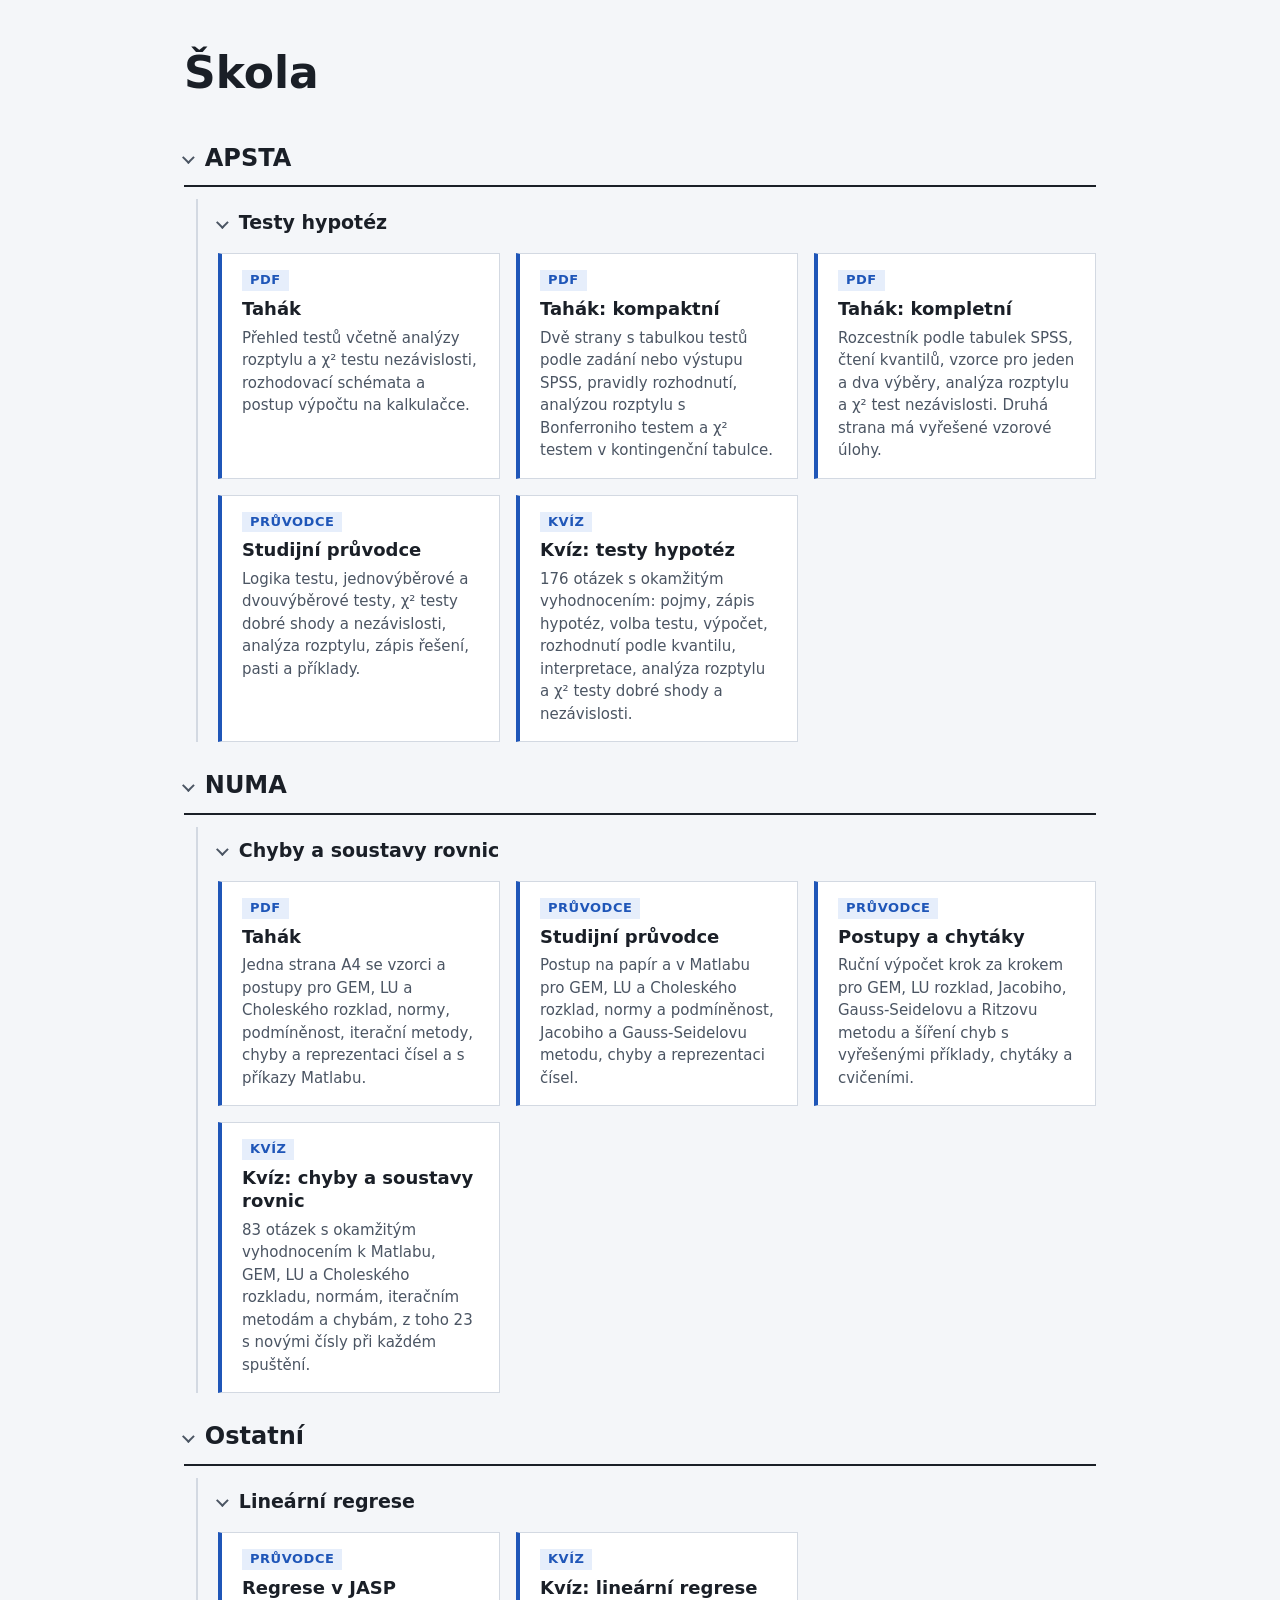
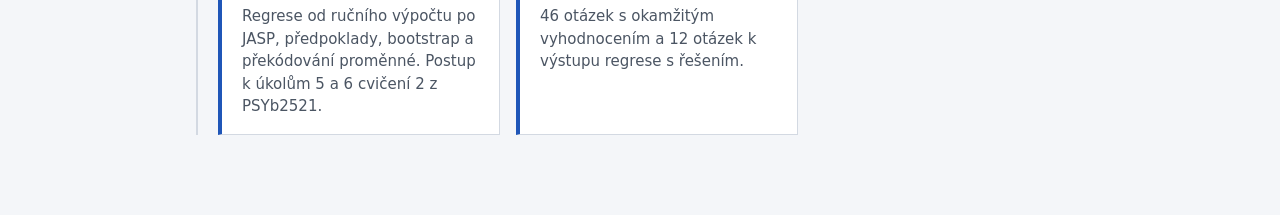
<file: index.html>
<!doctype html>
<html lang="cs">
<head>
  <meta charset="utf-8">
  <meta name="viewport" content="width=device-width, initial-scale=1">
  <title>Škola</title>
  <link rel="stylesheet" href="assets/site.css">
</head>
<body>
  <main>
    <h1>Škola</h1>
    <details class="folder folder-subject" open>
      <summary>APSTA</summary>
      <details class="folder folder-topic" open>
        <summary>Testy hypotéz</summary>
        <ul class="grid">
          <li><a class="card" href="apsta/testy-hypotez/tahak-testy-hypotez.pdf"><span class="type">PDF</span><strong>Tahák</strong><span class="d">Přehled testů včetně analýzy rozptylu a χ² testu nezávislosti, rozhodovací schémata a postup výpočtu na kalkulačce.</span></a></li>
          <li><a class="card" href="apsta/testy-hypotez/tahak-testy-hypotez-kompaktni.pdf"><span class="type">PDF</span><strong>Tahák: kompaktní</strong><span class="d">Dvě strany s tabulkou testů podle zadání nebo výstupu SPSS, pravidly rozhodnutí, analýzou rozptylu s Bonferroniho testem a χ² testem v kontingenční tabulce.</span></a></li>
          <li><a class="card" href="apsta/testy-hypotez/tahak-testy-hypotez-kompletni.pdf"><span class="type">PDF</span><strong>Tahák: kompletní</strong><span class="d">Rozcestník podle tabulek SPSS, čtení kvantilů, vzorce pro jeden a dva výběry, analýza rozptylu a χ² test nezávislosti. Druhá strana má vyřešené vzorové úlohy.</span></a></li>
          <li><a class="card" href="apsta/testy-hypotez/pruvodce.html"><span class="type">Průvodce</span><strong>Studijní průvodce</strong><span class="d">Logika testu, jednovýběrové a dvouvýběrové testy, χ² testy dobré shody a nezávislosti, analýza rozptylu, zápis řešení, pasti a příklady.</span></a></li>
          <li><a class="card" href="apsta/testy-hypotez/kviz-testy-hypotez.html"><span class="type">Kvíz</span><strong>Kvíz: testy hypotéz</strong><span class="d">176 otázek s okamžitým vyhodnocením: pojmy, zápis hypotéz, volba testu, výpočet, rozhodnutí podle kvantilu, interpretace, analýza rozptylu a χ² testy dobré shody a nezávislosti.</span></a></li>
        </ul>
      </details>
    </details>
    <details class="folder folder-subject" open>
      <summary>NUMA</summary>
      <details class="folder folder-topic" open>
        <summary>Chyby a soustavy rovnic</summary>
        <ul class="grid">
          <li><a class="card" href="numa/chyby-a-soustavy-rovnic/tahak-chyby-a-soustavy-rovnic.pdf"><span class="type">PDF</span><strong>Tahák</strong><span class="d">Jedna strana A4 se vzorci a postupy pro GEM, LU a Choleského rozklad, normy, podmíněnost, iterační metody, chyby a reprezentaci čísel a s příkazy Matlabu.</span></a></li>
          <li><a class="card" href="numa/chyby-a-soustavy-rovnic/pruvodce.html"><span class="type">Průvodce</span><strong>Studijní průvodce</strong><span class="d">Postup na papír a v Matlabu pro GEM, LU a Choleského rozklad, normy a podmíněnost, Jacobiho a Gauss-Seidelovu metodu, chyby a reprezentaci čísel.</span></a></li>
          <li><a class="card" href="numa/chyby-a-soustavy-rovnic/postupy.html"><span class="type">Průvodce</span><strong>Postupy a chytáky</strong><span class="d">Ruční výpočet krok za krokem pro GEM, LU rozklad, Jacobiho, Gauss-Seidelovu a Ritzovu metodu a šíření chyb s vyřešenými příklady, chytáky a cvičeními.</span></a></li>
          <li><a class="card" href="numa/chyby-a-soustavy-rovnic/kviz-chyby-a-soustavy-rovnic.html"><span class="type">Kvíz</span><strong>Kvíz: chyby a soustavy rovnic</strong><span class="d">83 otázek s okamžitým vyhodnocením k Matlabu, GEM, LU a Choleského rozkladu, normám, iteračním metodám a chybám, z toho 23 s novými čísly při každém spuštění.</span></a></li>
        </ul>
      </details>
    </details>
    <details class="folder folder-subject" open>
      <summary>Ostatní</summary>
      <details class="folder folder-topic" open>
        <summary>Lineární regrese</summary>
        <ul class="grid">
          <li><a class="card" href="ostatni/linearni-regrese/pruvodce.html"><span class="type">Průvodce</span><strong>Regrese v JASP</strong><span class="d">Regrese od ručního výpočtu po JASP, předpoklady, bootstrap a překódování proměnné. Postup k úkolům 5 a 6 cvičení 2 z PSYb2521.</span></a></li>
          <li><a class="card" href="ostatni/linearni-regrese/kviz-linearni-regrese.html"><span class="type">Kvíz</span><strong>Kvíz: lineární regrese</strong><span class="d">46 otázek s okamžitým vyhodnocením a 12 otázek k výstupu regrese s řešením.</span></a></li>
        </ul>
      </details>
    </details>
  </main>
</body>
</html>
</file>
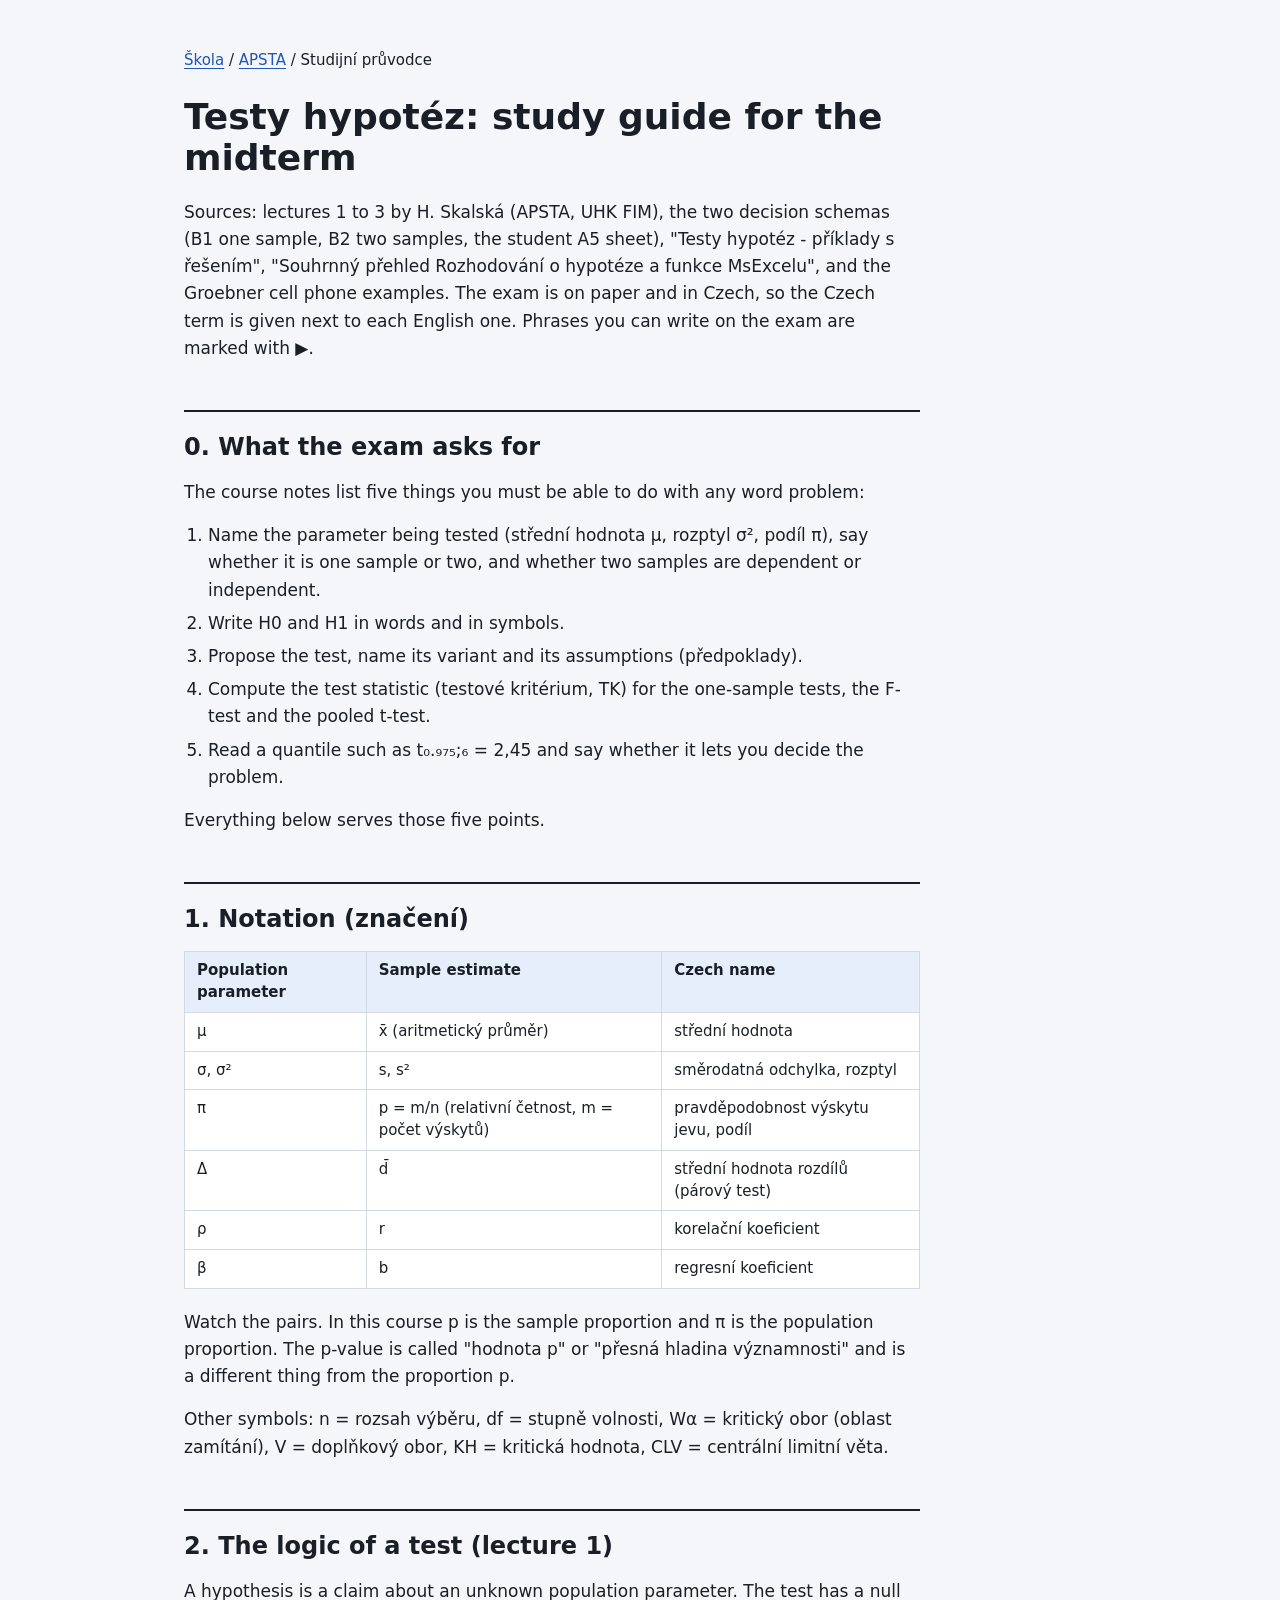
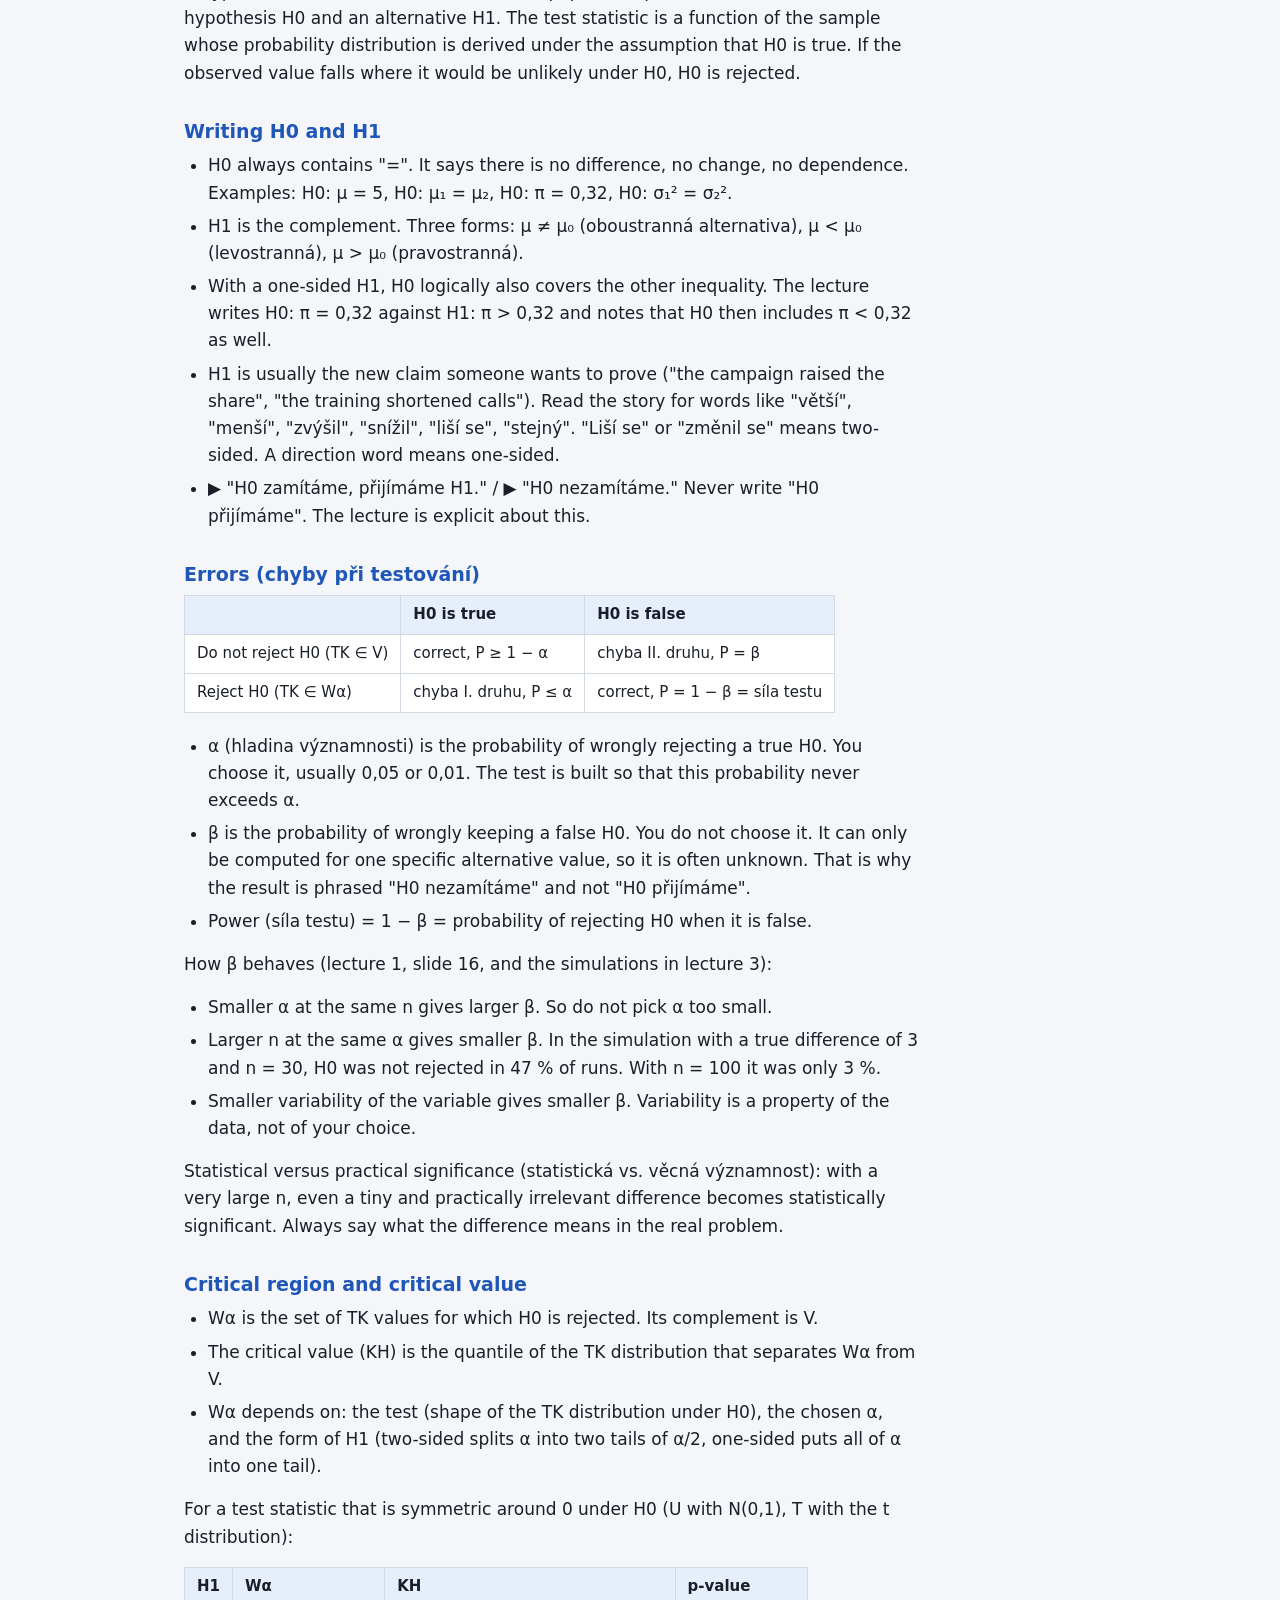
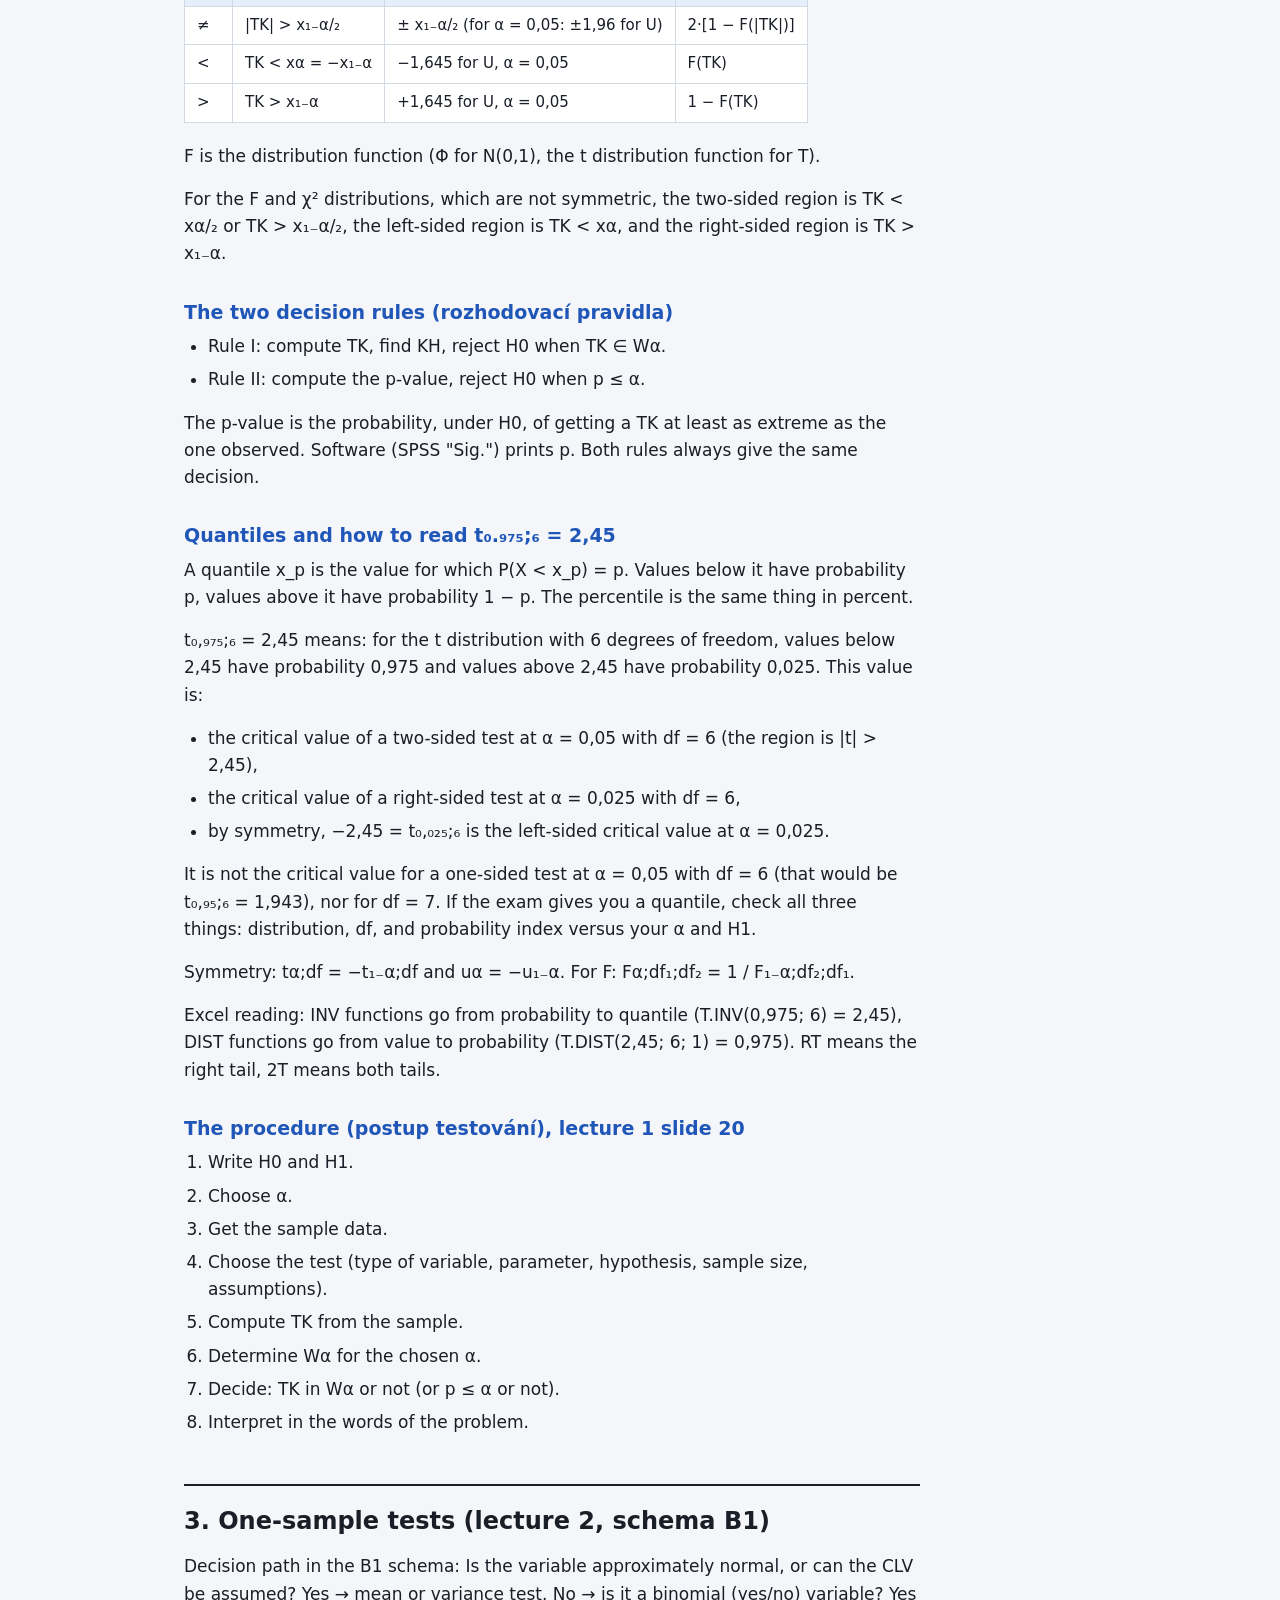
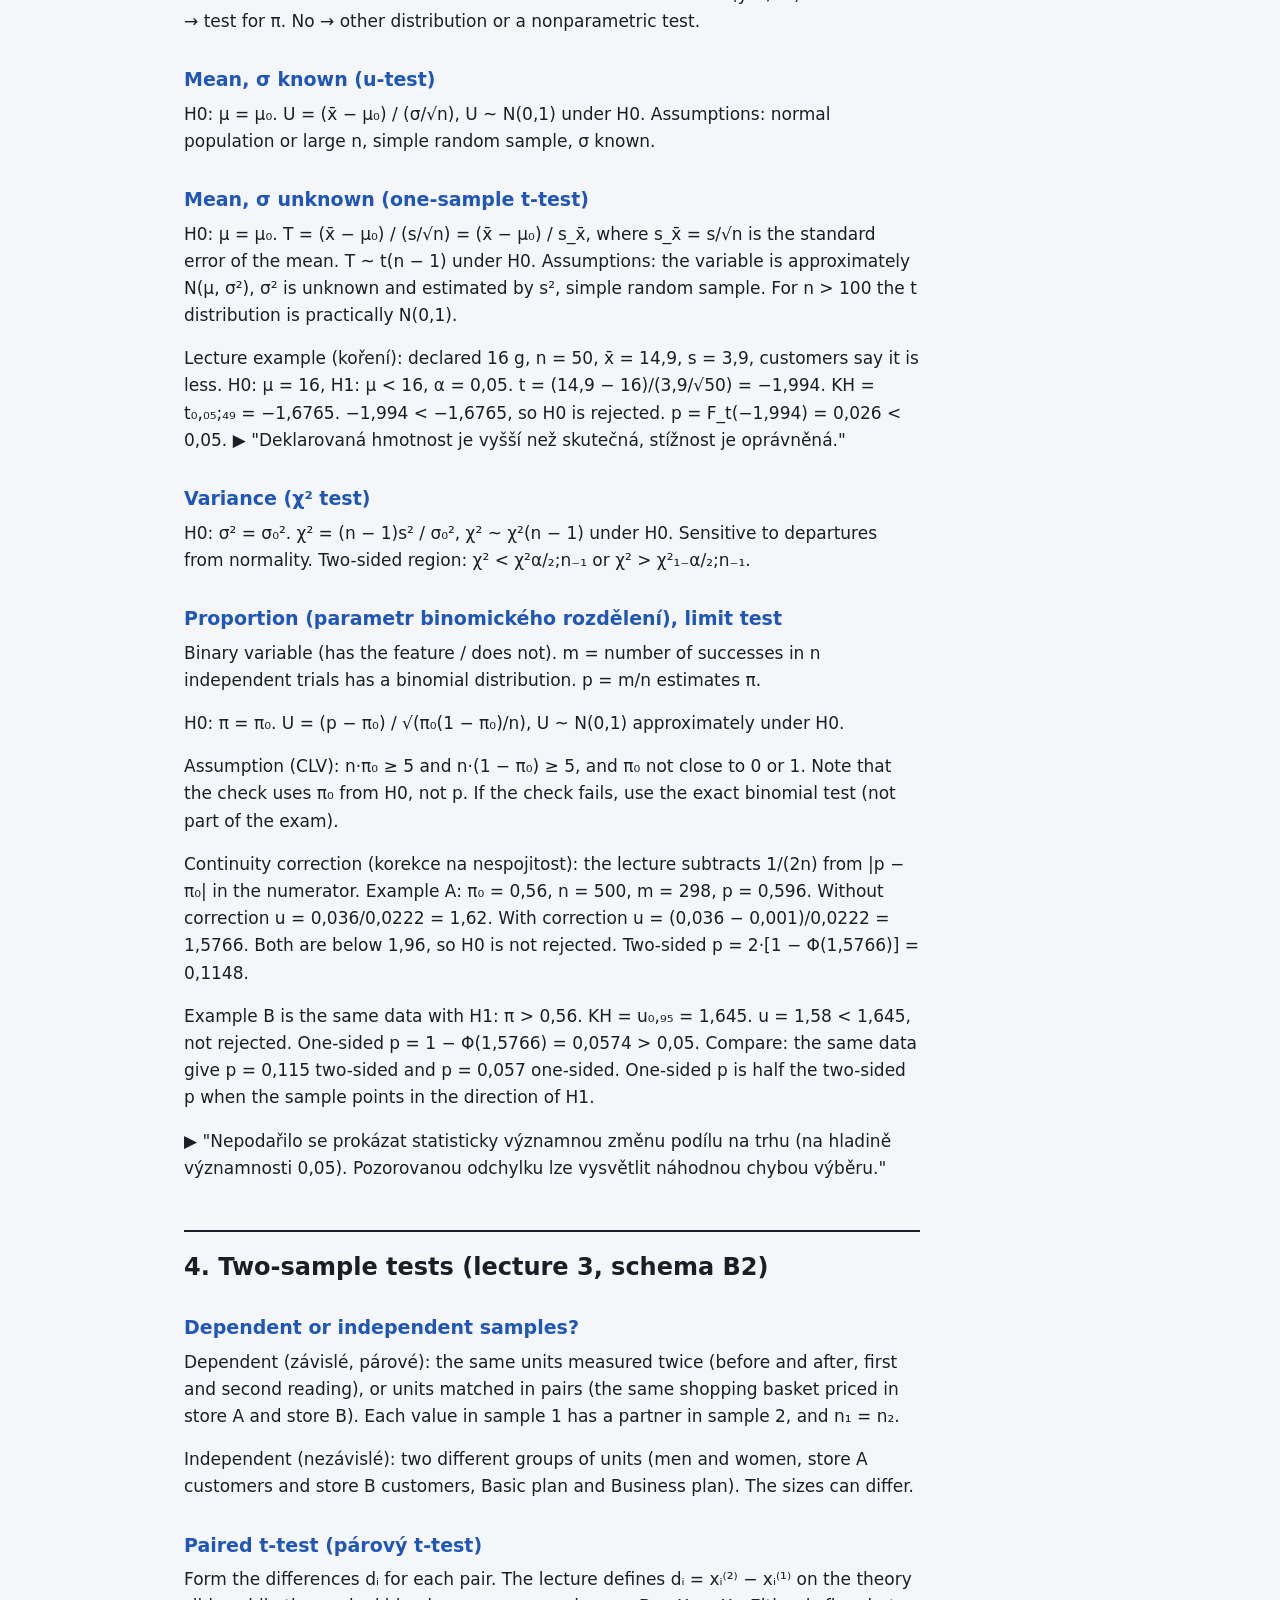
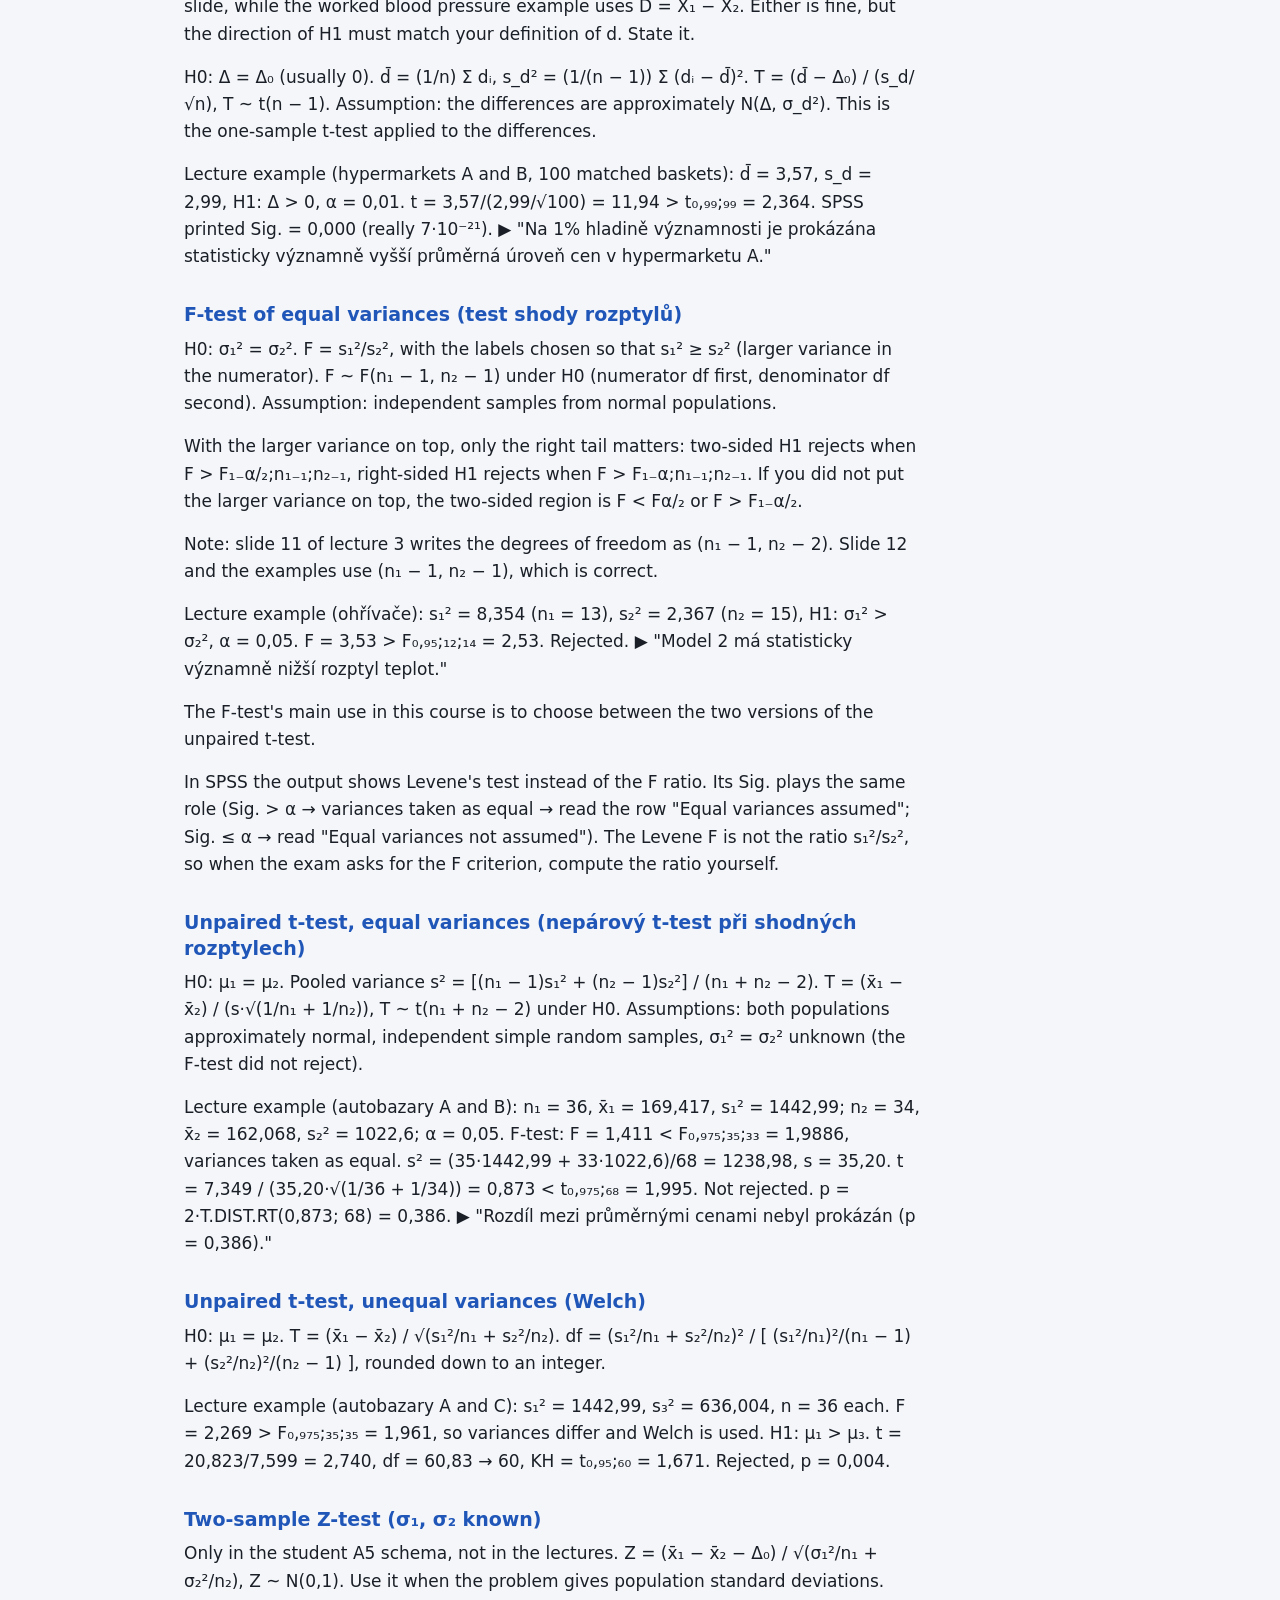
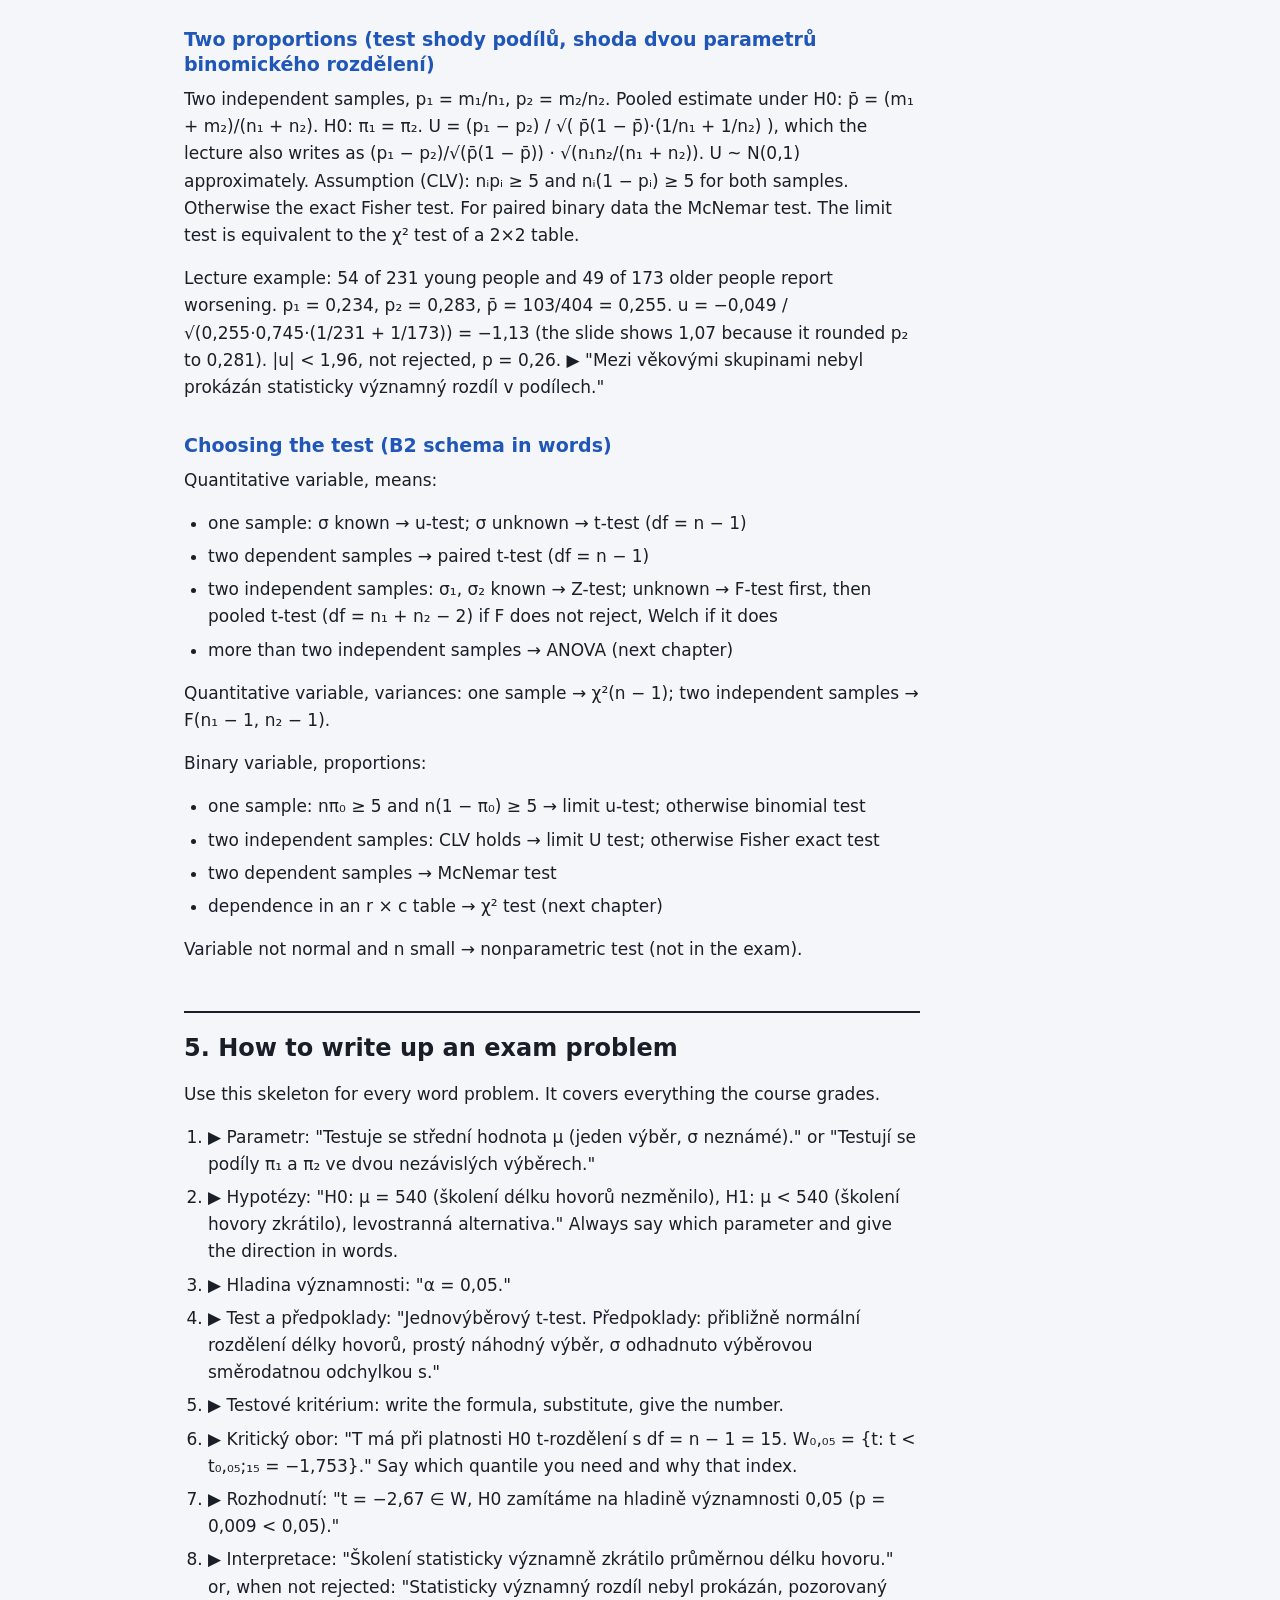
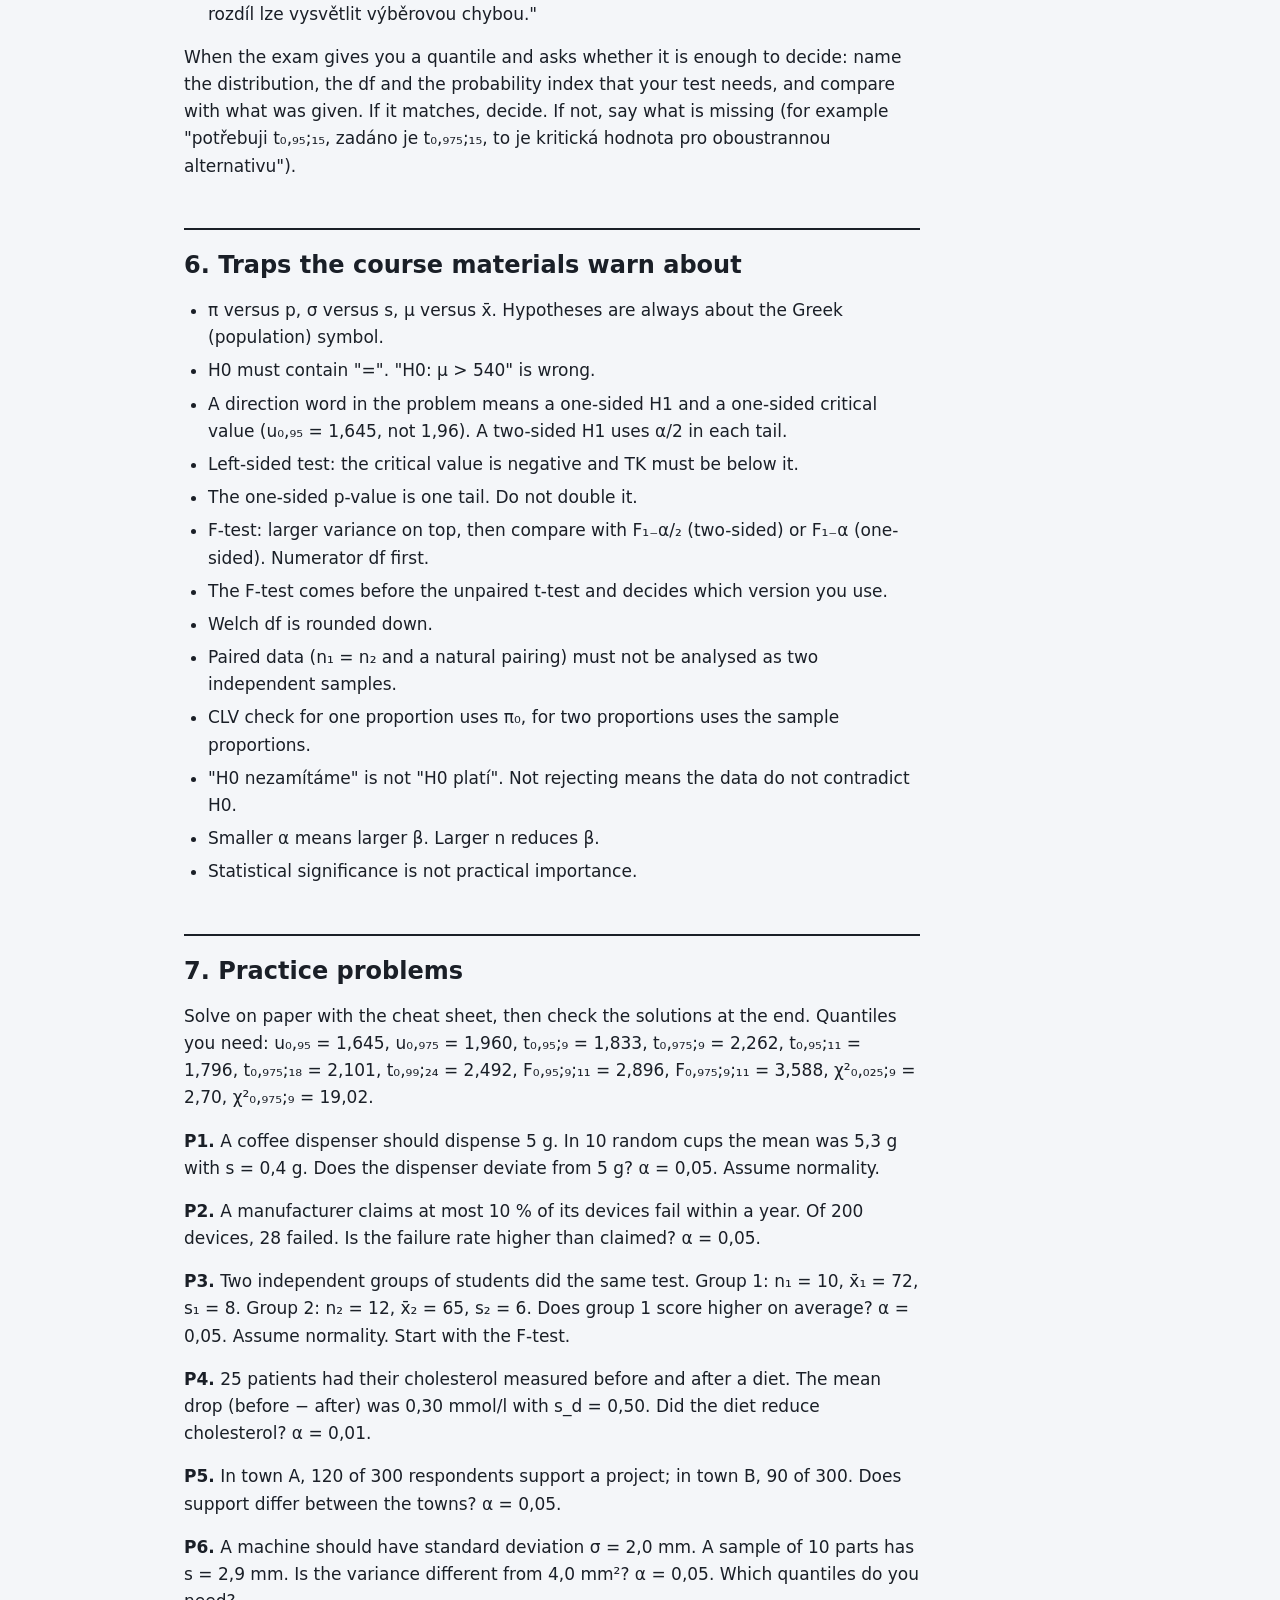
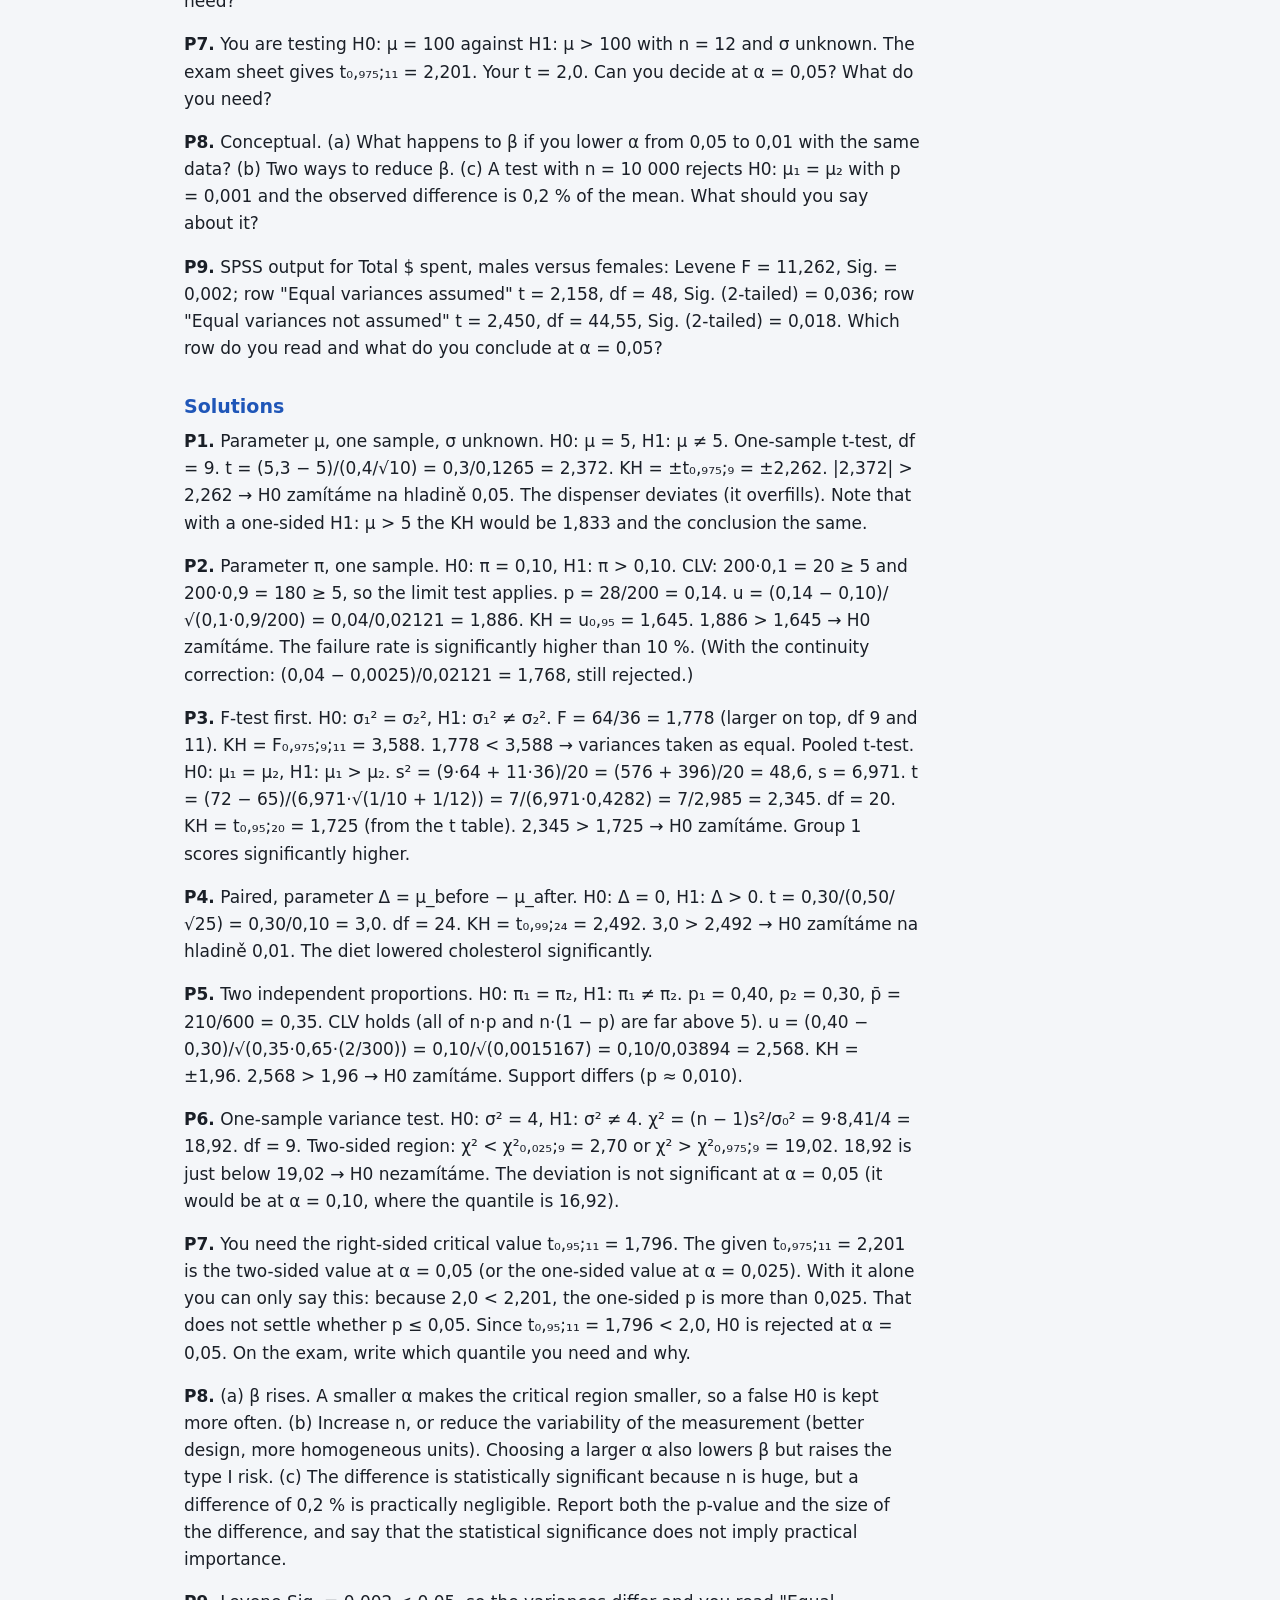
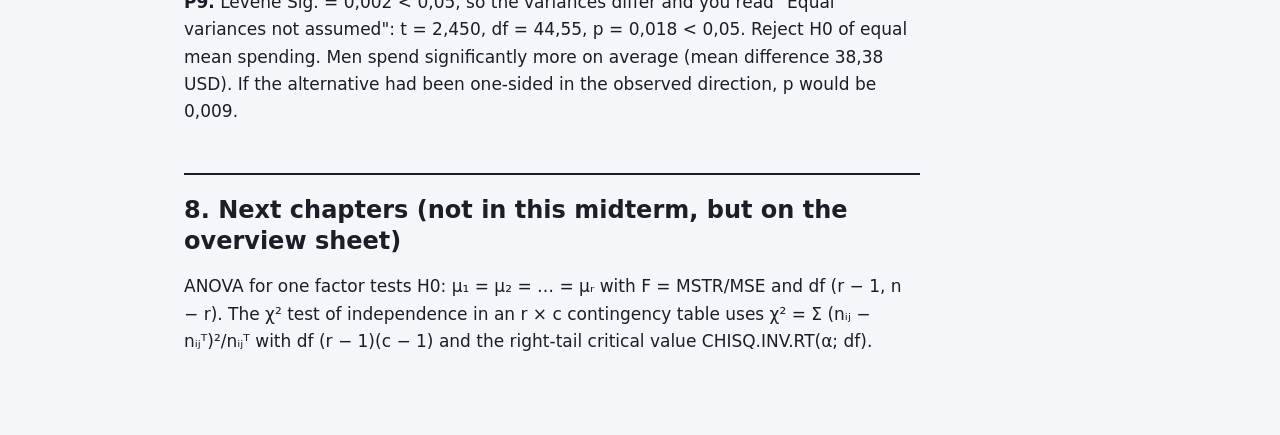
<file: apsta/pruvodce.html>
<!doctype html>
<html lang="cs">
<head>
  <meta charset="utf-8">
  <meta name="viewport" content="width=device-width, initial-scale=1">
  <title>Studijní průvodce – APSTA</title>
  <link rel="stylesheet" href="../assets/site.css">
</head>
<body>
  <main>
    <p class="crumb"><a href="../">Škola</a> / <a href="./">APSTA</a> / Studijní průvodce</p>
    <article class="doc" id="doc">Načítá se…</article>
  </main>
  <script src="../assets/md.js"></script>
  <script>
    fetch("hypothesis-testing-study-guide.md")
      .then((r) => r.ok ? r.text() : Promise.reject(r.status))
      .then((text) => { document.getElementById("doc").innerHTML = renderMarkdown(text); })
      .catch(() => { document.getElementById("doc").textContent = "Průvodce se nepodařilo načíst. Stránka se musí otevřít přes server, ne přímo ze souboru."; });
  </script>
</body>
</html>
</file>
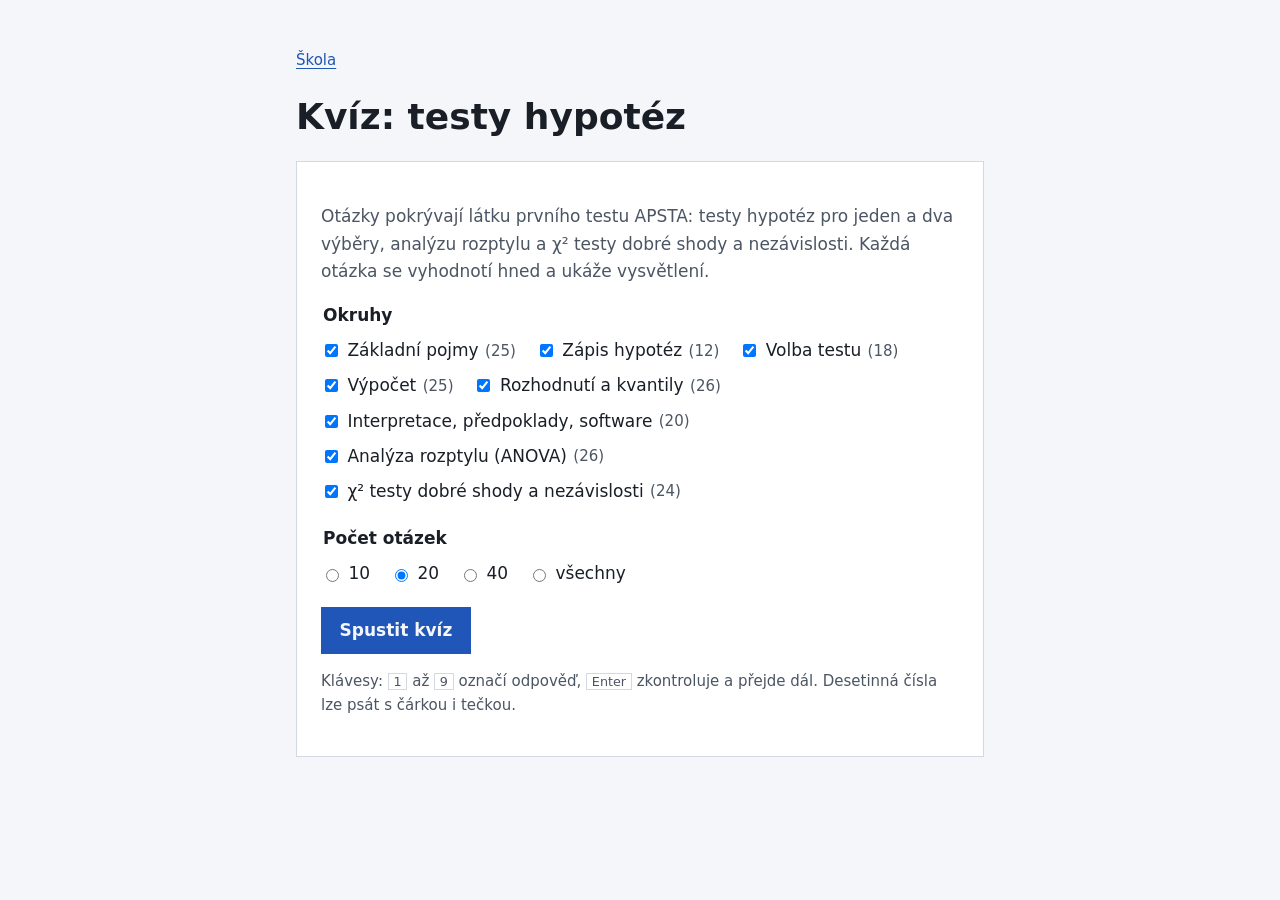
<file: apsta/testy-hypotez/kviz-testy-hypotez.html>
<!doctype html>
<html lang="cs">
<head>
  <meta charset="utf-8">
  <meta name="viewport" content="width=device-width, initial-scale=1">
  <title>Kvíz: testy hypotéz</title>
  <style>
    :root {
      --bg: #f4f6f9;
      --surface: #ffffff;
      --ink: #1a1f27;
      --ink-2: #4b5563;
      --line: #d3d9e2;
      --accent: #1f56b8;
      --accent-soft: #e6eefb;
      --ok: #1f6b47;
      --ok-soft: #e3f1e6;
      --bad: #b3261e;
      --bad-soft: #fbe7e5;
      --font: system-ui, -apple-system, "Segoe UI", Roboto, "Helvetica Neue", Arial, sans-serif;
      color-scheme: light;
    }
    @media (prefers-color-scheme: dark) {
      :root {
        --bg: #111418;
        --surface: #1a1f26;
        --ink: #e9ecf1;
        --ink-2: #aab2bf;
        --line: #333b47;
        --accent: #8db4ff;
        --accent-soft: #232d3f;
        --ok: #7fd4a5;
        --ok-soft: #1c3328;
        --bad: #ff9a92;
        --bad-soft: #3d2220;
        color-scheme: dark;
      }
    }
    *, *::before, *::after { box-sizing: border-box; }
    body { margin: 0; background: var(--bg); color: var(--ink); font: 400 1.0625rem / 1.6 var(--font); -webkit-font-smoothing: antialiased; }
    :focus-visible { outline: 2px solid var(--accent); outline-offset: 3px; }
    a { color: var(--accent); text-underline-offset: 3px; }
    main { max-width: 46rem; margin: 0 auto; padding: 3rem 1.5rem 4rem; }
    @media (max-width: 40em) { main { padding: 1.75rem 1rem 3rem; } }
    h1 { margin: 0 0 1.5rem; font-size: clamp(1.75rem, 5vw, 2.25rem); line-height: 1.15; }
    h2 { margin: 0 0 1rem; font-size: 1.25rem; }
    .crumb { margin: 0 0 1.5rem; font-size: 0.9375rem; }
    [hidden] { display: none !important; }
    .panel { padding: 1.5rem; background: var(--surface); border: 1px solid var(--line); }
    .panel + .panel { margin-top: 1rem; }
    .muted { color: var(--ink-2); }
    .small { font-size: 0.9375rem; }
    fieldset { margin: 0 0 1.25rem; padding: 0; border: 0; }
    legend { margin-bottom: 0.5rem; font-weight: 700; }
    .choices { display: flex; flex-wrap: wrap; gap: 0.5rem 1.25rem; }
    .choices label { display: inline-flex; align-items: center; gap: 0.4rem; }
    button { font: inherit; cursor: pointer; }
    .btn { padding: 0.55rem 1.1rem; background: var(--accent); color: var(--bg); border: 1px solid var(--accent); font-weight: 700; }
    .btn.secondary { background: var(--surface); color: var(--accent); }
    .btn:disabled { opacity: 0.5; cursor: default; }
    .row { display: flex; flex-wrap: wrap; gap: 0.75rem; align-items: center; }

    .bar { height: 0.4rem; margin: 0 0 1rem; background: var(--line); }
    .bar > div { height: 100%; width: 0; background: var(--accent); transition: width 0.2s; }
    .meta { display: flex; flex-wrap: wrap; gap: 0.5rem 1rem; margin: 0 0 0.75rem; font-size: 0.9375rem; color: var(--ink-2); }
    .tag { padding: 0 0.5rem; background: var(--accent-soft); color: var(--accent); font-weight: 700; font-size: 0.8125rem; letter-spacing: 0.04em; text-transform: uppercase; }
    .q { margin: 0 0 1rem; font-size: 1.125rem; }
    .q .data { display: block; margin-top: 0.5rem; font-size: 1rem; color: var(--ink-2); }
    .opts { display: grid; gap: 0.5rem; margin: 0 0 1rem; }
    .opt { display: flex; gap: 0.75rem; align-items: flex-start; width: 100%; padding: 0.65rem 0.85rem; background: var(--surface); border: 2px solid var(--line); color: var(--ink); text-align: left; line-height: 1.45; }
    .opt .n { flex: none; min-width: 1.5rem; height: 1.5rem; border: 1px solid var(--line); font-size: 0.875rem; line-height: 1.4rem; text-align: center; color: var(--ink-2); }
    .opt[aria-pressed="true"] { border-color: var(--accent); background: var(--accent-soft); }
    .opt[aria-pressed="true"] .n { background: var(--accent); border-color: var(--accent); color: var(--bg); }
    .opt.correct { border-color: var(--ok); background: var(--ok-soft); }
    .opt.wrong { border-color: var(--bad); background: var(--bad-soft); }
    .opt:disabled { cursor: default; }
    .num { display: flex; flex-wrap: wrap; gap: 0.75rem; align-items: center; margin: 0 0 1rem; }
    .num input { width: 11rem; padding: 0.5rem 0.65rem; font: inherit; background: var(--surface); color: var(--ink); border: 2px solid var(--line); }
    .num input.correct { border-color: var(--ok); }
    .num input.wrong { border-color: var(--bad); }
    .fb { margin: 0 0 1rem; padding: 0.85rem 1rem; border-left: 4px solid var(--line); background: var(--bg); }
    .fb.ok { border-color: var(--ok); }
    .fb.bad { border-color: var(--bad); }
    .fb strong { display: block; margin-bottom: 0.25rem; }
    .fb .ans { margin: 0.25rem 0; }

    .score { font-size: 2rem; font-weight: 700; line-height: 1.2; }
    table { width: 100%; margin: 1rem 0; border-collapse: collapse; font-size: 0.9375rem; }
    th, td { padding: 0.4rem 0.6rem; border: 1px solid var(--line); text-align: left; }
    th { background: var(--accent-soft); }
    td.r, th.r { text-align: right; }
    .review { margin: 1.5rem 0 0; padding: 0; list-style: none; }
    .review li { margin: 0 0 1rem; padding: 0.85rem 1rem; border: 1px solid var(--line); border-left: 4px solid var(--bad); background: var(--surface); }
    .review .qq { font-weight: 700; }
    .review p { margin: 0.35rem 0 0; }
    kbd { padding: 0 0.3rem; border: 1px solid var(--line); font: 0.85em var(--font); }
  </style>
</head>
<body>
<main>
  <p class="crumb"><a href="../../">Škola</a></p>
  <h1>Kvíz: testy hypotéz</h1>

  <section id="start" class="panel">
    <p class="muted">Otázky pokrývají látku prvního testu APSTA: testy hypotéz pro jeden a dva výběry, analýzu rozptylu a χ² testy dobré shody a nezávislosti. Každá otázka se vyhodnotí hned a ukáže vysvětlení.</p>
    <fieldset>
      <legend>Okruhy</legend>
      <div class="choices" id="topics"></div>
    </fieldset>
    <fieldset>
      <legend>Počet otázek</legend>
      <div class="choices" id="counts">
        <label><input type="radio" name="count" value="10"> 10</label>
        <label><input type="radio" name="count" value="20" checked> 20</label>
        <label><input type="radio" name="count" value="40"> 40</label>
        <label><input type="radio" name="count" value="all"> všechny</label>
      </div>
    </fieldset>
    <div class="row">
      <button class="btn" id="startBtn">Spustit kvíz</button>
      <span class="small muted" id="best"></span>
    </div>
    <p class="small muted">Klávesy: <kbd>1</kbd> až <kbd>9</kbd> označí odpověď, <kbd>Enter</kbd> zkontroluje a přejde dál. Desetinná čísla lze psát s čárkou i tečkou.</p>
  </section>

  <section id="quiz" class="panel" hidden>
    <div class="bar"><div id="barFill"></div></div>
    <div class="meta"><span id="counter"></span><span class="tag" id="topicTag"></span><span id="kind"></span></div>
    <p class="q" id="qText"></p>
    <div class="opts" id="opts"></div>
    <div class="num" id="numWrap" hidden>
      <label for="numIn">Výsledek:</label>
      <input id="numIn" type="text" inputmode="decimal" autocomplete="off" placeholder="např. −1,99">
      <span class="small muted" id="numHint"></span>
    </div>
    <div class="fb" id="fb" hidden aria-live="polite"></div>
    <div class="row">
      <button class="btn" id="checkBtn">Zkontrolovat</button>
      <button class="btn" id="nextBtn" hidden>Další otázka</button>
      <button class="btn secondary" id="quitBtn">Ukončit</button>
      <span class="small muted" id="running"></span>
    </div>
  </section>

  <section id="end" class="panel" hidden>
    <h2>Výsledek</h2>
    <p class="score" id="scoreLine"></p>
    <p class="muted" id="scoreNote"></p>
    <table id="byTopic"></table>
    <div class="row">
      <button class="btn" id="againWrong">Zopakovat chybné</button>
      <button class="btn secondary" id="restart">Nový kvíz</button>
    </div>
    <ul class="review" id="review"></ul>
  </section>
</main>

<script>
// Okruhy otázek. Klíč je v každé otázce v poli t.
const TOPICS = {
  pojmy: "Základní pojmy",
  hypotezy: "Zápis hypotéz",
  volba: "Volba testu",
  vypocet: "Výpočet",
  rozhodnuti: "Rozhodnutí a kvantily",
  interpretace: "Interpretace, předpoklady, software",
  anova: "Analýza rozptylu (ANOVA)",
  chi2: "χ² testy dobré shody a nezávislosti",
};

// Otázka: t okruh, k druh (single = jedna správná, multi = všechny správné, num = číslo),
// q text, o možnosti, a správná odpověď (index nebo pole indexů), e vysvětlení, fixed = možnosti se nemíchají.
// Otázka druhu num je šablona. Pole id je stálý klíč historie zadání a gen() při každém zobrazení vylosuje čísla
// a vrátí q, a (číslo), dp (počet desetinných míst v odpovědi, 0 = přesné celé číslo) a e.
const BANK = [
  // Základní pojmy
  { t: "pojmy", k: "single", q: "Nulová hypotéza H<sub>0</sub> vždy obsahuje relaci:", o: ["=", ">", "≠", "<"], a: 0,
    e: "H<sub>0</sub> tvrdí shodu: není rozdíl mezi parametrem a hypotetickou hodnotou, nebo mezi parametry dvou populací. Nerovnosti patří do H<sub>1</sub>." },
  { t: "pojmy", k: "single", q: "Chyba I. druhu je:", o: ["zamítnutí H<sub>0</sub>, která platí", "nezamítnutí H<sub>0</sub>, která neplatí", "přijetí H<sub>1</sub>, která platí", "volba nevhodného testu"], a: 0,
    e: "Chyba I. druhu = nesprávné zamítnutí platné H<sub>0</sub>. Její pravděpodobnost je nejvýše α." },
  { t: "pojmy", k: "single", q: "Pravděpodobnost chyby I. druhu se značí a nazývá:", o: ["α, hladina významnosti", "β, chyba II. druhu", "1 − β, síla testu", "p, přesná hladina významnosti"], a: 0,
    e: "α je hladina významnosti. Volí se předem, obvykle 0,05 nebo 0,01." },
  { t: "pojmy", k: "single", q: "Chyba II. druhu je:", o: ["nezamítnutí (přijetí) H<sub>0</sub>, která ve skutečnosti neplatí", "zamítnutí H<sub>0</sub>, která platí", "zamítnutí H<sub>1</sub>, která neplatí", "chyba při výpočtu testového kritéria"], a: 0,
    e: "Chyba II. druhu má pravděpodobnost β. Nevolí se a často není známá, proto se H<sub>0</sub> „nezamítá“ a ne „přijímá“." },
  { t: "pojmy", k: "single", q: "Síla testu je:", o: ["1 − β", "1 − α", "α", "β"], a: 0,
    e: "Síla testu je pravděpodobnost, že test zamítne H<sub>0</sub>, která neplatí. Je to doplněk chyby II. druhu." },
  { t: "pojmy", k: "single", q: "Při stejném rozsahu výběru se α sníží z 0,05 na 0,01. Co se stane s β?", o: ["β vzroste", "β klesne", "β se nezmění", "β bude rovno 0,01"], a: 0,
    e: "Menší α znamená menší kritický obor, takže se neplatná H<sub>0</sub> zamítá hůře. Proto se α nevolí příliš malé." },
  { t: "pojmy", k: "multi", q: "Co snižuje chybu II. druhu β při nezměněném α? (Všechny správné možnosti.)", o: ["větší rozsah výběru n", "menší variabilita sledovaného znaku", "menší hladina významnosti α", "zaokrouhlení testového kritéria"], a: [0, 1],
    e: "β klesá s rostoucím n a s menší variabilitou (ta je vlastností dat). Menší α naopak β zvyšuje." },
  { t: "pojmy", k: "single", q: "Hodnota p (přesná hladina významnosti) je:", o: ["pravděpodobnost, že při platnosti H<sub>0</sub> vyjde testové kritérium aspoň tak extrémní jako pozorované", "pravděpodobnost, že H<sub>0</sub> platí", "pravděpodobnost chyby II. druhu", "relativní četnost p = m/n"], a: 0,
    e: "p se počítá z rozdělení testového kritéria za platnosti H<sub>0</sub>. SPSS ji uvádí jako Sig. Podíl p = m/n je jiná veličina se stejným písmenem." },
  { t: "pojmy", k: "single", q: "Rozhodovací pravidlo II říká, že H<sub>0</sub> se zamítá, když:", o: ["p ≤ α", "p > α", "p ≤ 1 − α", "p = α/2"], a: 0,
    e: "Malá hodnota p znamená, že pozorovaný výsledek je za platnosti H<sub>0</sub> nepravděpodobný. Pravidlo I (TK ∈ W<sub>α</sub>) dává vždy stejný závěr." },
  { t: "pojmy", k: "single", q: "Testové kritérium nepadlo do kritického oboru. Správná formulace závěru je:", o: ["H<sub>0</sub> nezamítáme", "H<sub>0</sub> přijímáme, H<sub>0</sub> platí", "H<sub>1</sub> je vyvrácena", "test nelze provést"], a: 0,
    e: "Nezamítnutí neznamená důkaz H<sub>0</sub>. Chyba β není známá, proto se píše „H<sub>0</sub> nezamítáme“." },
  { t: "pojmy", k: "single", q: "Kvantil t<sub>0,975;6</sub> = 2,45 znamená:", o: ["P(T < 2,45) = 0,975 pro t-rozdělení s 6 stupni volnosti", "P(T > 2,45) = 0,975 pro t-rozdělení s 6 stupni volnosti", "P(T < 2,45) = 0,025", "hodnota 2,45 má pravděpodobnost 0,975"], a: 0,
    e: "Index je percentil: hodnoty menší než kvantil mají pravděpodobnost 0,975, větší 0,025. Pro spojité rozdělení má jedna hodnota pravděpodobnost 0." },
  { t: "pojmy", k: "multi", q: "Na čem závisí kritický obor W<sub>α</sub>? (Všechny správné možnosti.)", o: ["na rozdělení testového kritéria při platnosti H<sub>0</sub> (zvoleném testu)", "na zvolené hladině významnosti α", "na tvaru alternativní hypotézy (oboustranná, levostranná, pravostranná)", "na vypočtené hodnotě testového kritéria"], a: [0, 1, 2],
    e: "Hodnota testového kritéria rozhoduje, zda do kritického oboru padne, ale kritický obor sama neurčuje." },
  { t: "pojmy", k: "single", q: "Proč se α nevolí příliš malé (třeba 0,0001)?", o: ["protože roste chyba II. druhu β", "protože klesá chyba II. druhu β", "protože testové kritérium nelze spočítat", "protože se mění rozdělení testového kritéria"], a: 0,
    e: "Při stejném n jsou α a β ve vzájemném vztahu: menší α dává větší β. Obvyklé volby jsou 0,05 a 0,01." },
  { t: "pojmy", k: "single", q: "Statistická a věcná významnost:", o: ["při velkém n může být statisticky významný i věcně zanedbatelný rozdíl", "statisticky významný rozdíl je vždy věcně důležitý", "věcně důležitý rozdíl je vždy statisticky významný", "jde o totéž"], a: 0,
    e: "S rostoucím n klesá směrodatná chyba, takže i malý rozdíl dá velké testové kritérium. Vždy se uvádí také velikost rozdílu." },
  { t: "pojmy", k: "single", q: "Pro n > 100 se t-rozdělení testového kritéria prakticky nahrazuje:", o: ["normovaným normálním rozdělením N(0,1)", "χ² rozdělením", "F rozdělením", "binomickým rozdělením"], a: 0,
    e: "t-rozdělení se s rostoucími stupni volnosti blíží N(0,1). Kritická hodnota 1,96 místo t<sub>0,975;df</sub>." },
  { t: "pojmy", k: "single", q: "Jaký je vztah mezi kvantily t<sub>α;df</sub> a t<sub>1−α;df</sub>?", o: ["t<sub>α;df</sub> = −t<sub>1−α;df</sub>", "t<sub>α;df</sub> = 1 − t<sub>1−α;df</sub>", "t<sub>α;df</sub> = 1/t<sub>1−α;df</sub>", "nesouvisí spolu"], a: 0,
    e: "t-rozdělení je symetrické kolem 0, stejně jako N(0,1). Levostranná kritická hodnota je záporná." },
  { t: "pojmy", k: "single", q: "Oboustranný test s testovým kritériem N(0,1) při α = 0,05 má kritické hodnoty:", o: ["±1,96 (u<sub>0,975</sub>)", "±1,645 (u<sub>0,95</sub>)", "1,96 jen vpravo", "±2,576"], a: 0,
    e: "Při oboustranné alternativě se α dělí na dva ocasy po α/2 = 0,025, takže kvantil je u<sub>0,975</sub> = 1,96. Hodnota 2,576 patří k α = 0,01." },
  { t: "pojmy", k: "single", q: "Hodnota p u jednostranné alternativy je:", o: ["plocha jednoho ocasu, nezdvojuje se", "dvojnásobek plochy jednoho ocasu", "vždy polovina α", "stejná jako u oboustranné alternativy"], a: 0,
    e: "U oboustranné alternativy je p = 2·[1 − F(|TK|)], u jednostranné jen F(TK) nebo 1 − F(TK)." },
  { t: "pojmy", k: "single", q: "Testové kritérium (TK) je:", o: ["statistika (funkce výběru), jejíž rozdělení je odvozené za předpokladu platnosti H<sub>0</sub>", "populační parametr, o kterém se rozhoduje", "zvolená hladina významnosti", "kvantil z tabulek"], a: 0,
    e: "TK je náhodná veličina. Jeho hodnota se počítá z dat výběru a porovnává s kritickou hodnotou." },
  { t: "pojmy", k: "single", q: "Kritická hodnota je:", o: ["kvantil rozdělení testového kritéria, který odděluje kritický obor W<sub>α</sub> od doplňku V", "vypočtená hodnota testového kritéria", "hodnota parametru v H<sub>0</sub>", "pravděpodobnost chyby I. druhu"], a: 0,
    e: "Kritická hodnota závisí na rozdělení TK, na α a na tvaru H<sub>1</sub>." },
  { t: "pojmy", k: "single", q: "Hladina významnosti α = 0,05 znamená:", o: ["riziko nesprávného zamítnutí platné H<sub>0</sub> je nejvýše 5 %", "H<sub>0</sub> platí s pravděpodobností 95 %", "chyba II. druhu je 5 %", "síla testu je 5 %"], a: 0,
    e: "α je podmíněná pravděpodobnost zamítnutí H<sub>0</sub> za předpokladu, že H<sub>0</sub> platí." },
  { t: "pojmy", k: "single", fixed: true, q: "Správné pořadí kroků testu hypotézy:", o: ["H<sub>0</sub> a H<sub>1</sub> → volba α → data a předpoklady → volba testu → výpočet TK → kritický obor → rozhodnutí → interpretace", "data → H<sub>0</sub> a H<sub>1</sub> podle výsledku → volba α tak, aby H<sub>0</sub> byla zamítnuta → interpretace", "výpočet TK → H<sub>0</sub> a H<sub>1</sub> → volba α → rozhodnutí", "interpretace → H<sub>0</sub> → data → rozhodnutí"], a: 0,
    e: "Hypotézy a α se stanovují před pohledem na výsledek, jinak se α přizpůsobuje datům." },
  { t: "pojmy", k: "multi", q: "Co platí o chybě II. druhu β? (Všechny správné možnosti.)", o: ["β se nevolí, závisí na skutečné hodnotě parametru", "β lze spočítat jen pro konkrétní alternativu", "β = 1 − α", "β klesá s rostoucím rozsahem výběru"], a: [0, 1, 3],
    e: "β není doplněk α. Pro každou možnou skutečnou hodnotu parametru je β jiné." },
  { t: "pojmy", k: "single", q: "V simulaci z přednášky nebyla H<sub>0</sub> při skutečném rozdílu 3 zamítnuta ve 47 % výběrů o rozsahu 30, ale jen ve 3 % výběrů o rozsahu 100. Co to ukazuje?", o: ["vliv rozsahu výběru na chybu II. druhu", "vliv hladiny významnosti na chybu I. druhu", "že test při n = 30 nelze použít", "že H<sub>0</sub> platí"], a: 0,
    e: "Při malém n je síla testu malá a neplatná H<sub>0</sub> často zůstane nezamítnuta. Větší n chybu β snižuje." },
  { t: "pojmy", k: "single", q: "Při jednostranné alternativě H<sub>1</sub>: μ > μ<sub>0</sub> nulová hypotéza H<sub>0</sub>: μ = μ<sub>0</sub> logicky zahrnuje také:", o: ["všechny případy μ < μ<sub>0</sub>", "všechny případy μ > μ<sub>0</sub>", "jen hodnotu μ<sub>0</sub>", "obě nerovnosti"], a: 0,
    e: "H<sub>1</sub> pokrývá jen jednu stranu, H<sub>0</sub> je její doplněk včetně opačné nerovnosti." },

  // Zápis hypotéz
  { t: "hypotezy", k: "single", q: "Dávkovač má odměřovat 5 g kávy. Ověřuje se, zda se skutečná průměrná dávka od 5 g odchyluje (oběma směry). Zápis hypotéz:", o: ["H<sub>0</sub>: μ = 5, H<sub>1</sub>: μ ≠ 5", "H<sub>0</sub>: μ = 5, H<sub>1</sub>: μ > 5", "H<sub>0</sub>: μ ≠ 5, H<sub>1</sub>: μ = 5", "H<sub>0</sub>: x̄ = 5, H<sub>1</sub>: x̄ ≠ 5"], a: 0,
    e: "„Odchyluje se“ bez směru je oboustranná alternativa. Hypotézy se píší o populačním parametru μ, ne o průměru výběru x̄." },
  { t: "hypotezy", k: "single", q: "Průměrná délka hovoru byla 540 s. Školení mělo hovory zkrátit. Zápis hypotéz:", o: ["H<sub>0</sub>: μ = 540, H<sub>1</sub>: μ < 540", "H<sub>0</sub>: μ = 540, H<sub>1</sub>: μ > 540", "H<sub>0</sub>: μ < 540, H<sub>1</sub>: μ ≥ 540", "H<sub>0</sub>: μ = 510, H<sub>1</sub>: μ ≠ 510"], a: 0,
    e: "Domněnka „zkrátit“ je levostranná alternativa. Do H<sub>0</sub> jde původní hodnota 540, ne výběrový průměr." },
  { t: "hypotezy", k: "single", q: "Firma má podíl na trhu 56 % a od kampaně čeká jeho zvýšení. Zápis hypotéz:", o: ["H<sub>0</sub>: π = 0,56, H<sub>1</sub>: π > 0,56", "H<sub>0</sub>: π = 0,56, H<sub>1</sub>: π ≠ 0,56", "H<sub>0</sub>: p = 0,56, H<sub>1</sub>: p > 0,56", "H<sub>0</sub>: π > 0,56, H<sub>1</sub>: π = 0,56"], a: 0,
    e: "Očekávané zvýšení je pravostranná alternativa. Parametr populace je π, p = m/n je jeho odhad z výběru." },
  { t: "hypotezy", k: "single", q: "Závěrečný test má zvládnout alespoň 70 % studentů. Ze 100 studentů uspělo 63 a je podezření, že úspěšnost je nižší. Zápis hypotéz:", o: ["H<sub>0</sub>: π = 0,7, H<sub>1</sub>: π < 0,7", "H<sub>0</sub>: π = 0,63, H<sub>1</sub>: π < 0,63", "H<sub>0</sub>: π = 0,7, H<sub>1</sub>: π > 0,7", "H<sub>0</sub>: π < 0,7, H<sub>1</sub>: π = 0,7"], a: 0,
    e: "Hypotetická hodnota 0,7 patří do H<sub>0</sub>, podezření na nižší úspěšnost je levostranná H<sub>1</sub>. Výběrová hodnota 0,63 se do hypotéz nepíše." },
  { t: "hypotezy", k: "single", q: "Porovnávají se průměrné ceny srovnatelných aut ve dvou nezávislých autobazarech, bez předem daného směru. Zápis hypotéz:", o: ["H<sub>0</sub>: μ<sub>1</sub> = μ<sub>2</sub>, H<sub>1</sub>: μ<sub>1</sub> ≠ μ<sub>2</sub>", "H<sub>0</sub>: μ<sub>1</sub> ≠ μ<sub>2</sub>, H<sub>1</sub>: μ<sub>1</sub> = μ<sub>2</sub>", "H<sub>0</sub>: x̄<sub>1</sub> = x̄<sub>2</sub>, H<sub>1</sub>: x̄<sub>1</sub> ≠ x̄<sub>2</sub>", "H<sub>0</sub>: μ<sub>1</sub> = μ<sub>2</sub>, H<sub>1</sub>: μ<sub>1</sub> > μ<sub>2</sub>"], a: 0,
    e: "Bez směru v zadání je alternativa oboustranná. H<sub>0</sub> obsahuje rovnost populačních středních hodnot." },
  { t: "hypotezy", k: "single", q: "Manažeři věří, že minuty zákazníků s Business plánem (1) mají menší směrodatnou odchylku než u Basic plánu (2). Zápis hypotéz:", o: ["H<sub>0</sub>: σ<sub>1</sub>² = σ<sub>2</sub>², H<sub>1</sub>: σ<sub>1</sub>² < σ<sub>2</sub>²", "H<sub>0</sub>: σ<sub>1</sub>² = σ<sub>2</sub>², H<sub>1</sub>: σ<sub>1</sub>² ≠ σ<sub>2</sub>²", "H<sub>0</sub>: μ<sub>1</sub> = μ<sub>2</sub>, H<sub>1</sub>: μ<sub>1</sub> < μ<sub>2</sub>", "H<sub>0</sub>: s<sub>1</sub>² = s<sub>2</sub>², H<sub>1</sub>: s<sub>1</sub>² < s<sub>2</sub>²"], a: 0,
    e: "Variabilita je rozptyl σ², alternativa má směr (menší). Výběrové rozptyly s² se do hypotéz nepíší." },
  { t: "hypotezy", k: "single", q: "Tlak byl u stejných osob změřen dvakrát. Rozdíl je definován D = X<sub>1</sub> − X<sub>2</sub> (první minus druhé měření) a ověřuje se, zda druhé měření dává v průměru nižší hodnotu. Zápis hypotéz:", o: ["H<sub>0</sub>: Δ = 0, H<sub>1</sub>: Δ > 0", "H<sub>0</sub>: Δ = 0, H<sub>1</sub>: Δ < 0", "H<sub>0</sub>: μ<sub>1</sub> = μ<sub>2</sub>, H<sub>1</sub>: μ<sub>1</sub> ≠ μ<sub>2</sub> (nezávislé výběry)", "H<sub>0</sub>: Δ > 0, H<sub>1</sub>: Δ = 0"], a: 0,
    e: "Nižší druhé měření znamená kladný rozdíl X<sub>1</sub> − X<sub>2</sub>, tedy Δ > 0. Směr H<sub>1</sub> se řídí definicí rozdílu." },
  { t: "hypotezy", k: "single", q: "Pizzerie předpokládá, že preference pálivé pizzy je stejná u mužů i žen. Zápis hypotéz:", o: ["H<sub>0</sub>: π<sub>1</sub> = π<sub>2</sub>, H<sub>1</sub>: π<sub>1</sub> ≠ π<sub>2</sub>", "H<sub>0</sub>: π<sub>1</sub> ≠ π<sub>2</sub>, H<sub>1</sub>: π<sub>1</sub> = π<sub>2</sub>", "H<sub>0</sub>: μ<sub>1</sub> = μ<sub>2</sub>, H<sub>1</sub>: μ<sub>1</sub> ≠ μ<sub>2</sub>", "H<sub>0</sub>: π<sub>1</sub> = π<sub>2</sub>, H<sub>1</sub>: π<sub>1</sub> > π<sub>2</sub>"], a: 0,
    e: "Preference ano/ne je binární znak, testují se dva podíly. „Stejná“ je H<sub>0</sub>, rozdíl bez směru je oboustranná H<sub>1</sub>." },
  { t: "hypotezy", k: "single", q: "Který zápis NENÍ platná nulová hypotéza?", o: ["H<sub>0</sub>: μ > 40", "H<sub>0</sub>: μ = 40", "H<sub>0</sub>: π<sub>1</sub> = π<sub>2</sub>", "H<sub>0</sub>: σ² = 4"], a: 0,
    e: "Nulová hypotéza vždy obsahuje rovnost. Nerovnost patří do alternativy." },
  { t: "hypotezy", k: "single", q: "Hypotézy se zapisují pomocí:", o: ["populačních parametrů (μ, π, σ²)", "výběrových charakteristik (x̄, p, s²)", "hodnoty testového kritéria", "hodnoty p"], a: 0,
    e: "Výběrové charakteristiky jsou odhady a slouží k výpočtu testového kritéria, hypotéza je domněnka o populaci." },
  { t: "hypotezy", k: "single", q: "Marketingový manažer tvrdí, že průměrný věk zákazníků je pod 40 let, a chce to prokázat. Zápis hypotéz:", o: ["H<sub>0</sub>: μ = 40, H<sub>1</sub>: μ < 40", "H<sub>0</sub>: μ < 40, H<sub>1</sub>: μ = 40", "H<sub>0</sub>: μ = 40, H<sub>1</sub>: μ ≠ 40", "H<sub>0</sub>: μ = 40, H<sub>1</sub>: μ > 40"], a: 0,
    e: "Nová domněnka, kterou chce někdo prokázat, jde do H<sub>1</sub>. „Pod 40“ je levostranná alternativa." },
  { t: "hypotezy", k: "single", q: "Mluvčí tvrdí, že přesně polovina telefonů je registrována na ženy. Zápis hypotéz pro ověření tohoto tvrzení:", o: ["H<sub>0</sub>: π = 0,5, H<sub>1</sub>: π ≠ 0,5", "H<sub>0</sub>: π = 0,5, H<sub>1</sub>: π < 0,5", "H<sub>0</sub>: π ≠ 0,5, H<sub>1</sub>: π = 0,5", "H<sub>0</sub>: p = 0,4, H<sub>1</sub>: p ≠ 0,4"], a: 0,
    e: "Tvrzení „přesně 50 %“ se ověřuje oboustranně, jak uvádí i řešený příklad ke Cell Phone Survey." },

  // Volba testu
  { t: "volba", k: "single", q: "Náhodně bylo vybráno 50 balení koření, zjištěn průměr 14,9 g a výběrová směrodatná odchylka 3,9 g. Ověřuje se deklarovaných 16 g. Vhodný test:", o: ["jednovýběrový t-test o střední hodnotě", "u-test se známým σ", "párový t-test", "test o podílu"], a: 0,
    e: "Jeden výběr, kvantitativní znak, σ neznámé a odhadnuté výběrovou směrodatnou odchylkou s: t-test s df = n − 1 = 49." },
  { t: "volba", k: "single", q: "Výrobce tvrdí, že nejvýše 10 % zařízení selže do roka. Z 200 zařízení selhalo 28. Vhodný test:", o: ["limitní test o podílu (parametru binomického rozdělení) s kritériem U", "jednovýběrový t-test", "F-test", "χ² test rozptylu"], a: 0,
    e: "Binární znak (selhalo/neselhalo), jeden výběr. Předpoklad CLV: 200·0,1 = 20 ≥ 5 a 200·0,9 = 180 ≥ 5, limitní test lze použít." },
  { t: "volba", k: "single", q: "U 15 náhodně vybraných osob byl tlak změřen dvakrát, po minutě. Porovnávají se průměry obou měření. Vhodný test:", o: ["párový t-test", "nepárový t-test se shodnými rozptyly", "Welchův t-test", "test shody podílů"], a: 0,
    e: "Stejné osoby měřené dvakrát jsou závislé (párové) výběry. Testuje se střední hodnota rozdílů, df = n − 1 = 14." },
  { t: "volba", k: "single", q: "Dvě nezávislé skupiny uživatelů (originální a alternativní cartridge), porovnává se průměrný počet stran. F-test shodu rozptylů nezamítl. Vhodný test:", o: ["nepárový t-test se shodnými rozptyly (pooled), df = n<sub>1</sub> + n<sub>2</sub> − 2", "Welchův t-test s neshodnými rozptyly", "párový t-test", "u-test"], a: 0,
    e: "Když F-test shodu rozptylů nezamítne, použije se společný odhad rozptylu s² a df = n<sub>1</sub> + n<sub>2</sub> − 2." },
  { t: "volba", k: "single", q: "Nástupní platy absolventů IT a ekonomických oborů (dva nezávislé výběry). F-test zamítl shodu rozptylů. Vhodný test shody průměrů:", o: ["Welchův t-test (neshodné rozptyly) s df podle vzorce", "nepárový t-test se shodnými rozptyly", "párový t-test", "test shody podílů"], a: 0,
    e: "Při neshodných rozptylech se nepoužívá společný odhad s². Stupně volnosti se počítají ze vzorce a zaokrouhlují dolů." },
  { t: "volba", k: "single", q: "Porovnává se stabilita (variabilita) teploty náplně u dvou modelů ohřívače na nezávislých výběrech. Vhodný test:", o: ["F-test shody rozptylů", "nepárový t-test", "χ² test rozptylu jednoho výběru", "párový t-test"], a: 0,
    e: "Variabilita je rozptyl, dva nezávislé výběry: F = s<sub>1</sub>²/s<sub>2</sub>² s větším rozptylem v čitateli, df = (n<sub>1</sub> − 1, n<sub>2</sub> − 1)." },
  { t: "volba", k: "single", q: "280 mužů a 280 žen ochutnalo pizzu, 81 mužů a 74 žen dalo přednost pálivé. Porovnává se preference. Vhodný test:", o: ["test shody dvou podílů (dvou parametrů binomického rozdělení), limitní metoda", "nepárový t-test", "párový t-test", "F-test"], a: 0,
    e: "Binární znak ve dvou nezávislých výběrech. Předpoklad CLV platí (n·p a n·(1 − p) jsou daleko nad 5)." },
  { t: "volba", k: "single", q: "Jeden výběr o rozsahu 36, populační směrodatná odchylka σ = 15 je známá z dlouhodobé evidence. Testuje se střední hodnota. Vhodný test:", o: ["u-test, testové kritérium má rozdělení N(0,1)", "t-test s df = 35", "χ² test", "binomický test"], a: 0,
    e: "Při známém σ se nemusí odhadovat rozptyl a testové kritérium U = (x̄ − μ<sub>0</sub>)/(σ/√n) má normované normální rozdělení." },
  { t: "volba", k: "single", q: "U jednoho výběru 10 kusů se ověřuje, zda rozptyl rozměru odpovídá normě σ<sub>0</sub>² = 4 mm². Vhodný test:", o: ["χ² test rozptylu, df = n − 1", "F-test", "t-test", "u-test"], a: 0,
    e: "Rozptyl jednoho výběru: χ² = (n − 1)s²/σ<sub>0</sub>² má χ² rozdělení s n − 1 stupni volnosti. Test je citlivý na odchylky od normality." },
  { t: "volba", k: "single", q: "Testuje se podíl π<sub>0</sub> = 0,02 ve výběru n = 150, tedy n·π<sub>0</sub> = 3. Vhodný postup:", o: ["limitní test nelze použít (n·π<sub>0</sub> < 5), je nutný přesný binomický test", "limitní u-test, předpoklady jsou splněné", "t-test", "F-test"], a: 0,
    e: "Limitní test vyžaduje n·π<sub>0</sub> ≥ 5 a n·(1 − π<sub>0</sub>) ≥ 5. Při malém n·π<sub>0</sub> se používá přesný test z binomického rozdělení." },
  { t: "volba", k: "single", q: "Porovnává se shoda středních hodnot ve čtyřech nezávislých skupinách. Vhodná metoda:", o: ["analýza rozptylu (ANOVA) pro jeden faktor", "čtyři párové t-testy", "F-test shody rozptylů", "test shody podílů"], a: 0,
    e: "Více než dva nezávislé výběry: ANOVA testuje H<sub>0</sub>: μ<sub>1</sub> = μ<sub>2</sub> = … = μ<sub>r</sub>. Je to téma následující kapitoly." },
  { t: "volba", k: "single", q: "Před testem shody středních hodnot dvou nezávislých výběrů s neznámými rozptyly se nejdříve provádí:", o: ["F-test shody rozptylů, který určí variantu t-testu", "párový t-test", "test o podílu", "výpočet hodnoty p"], a: 0,
    e: "Výsledek F-testu rozhoduje mezi t-testem se shodnými rozptyly a Welchovým t-testem." },
  { t: "volba", k: "multi", q: "Podle čeho se poznají závislé (párové) výběry? (Všechny správné možnosti.)", o: ["stejné jednotky měřené dvakrát (před a po)", "každá hodnota má přirozeného partnera v druhém výběru (spárované dvojice)", "dvě různé skupiny osob stejného rozsahu", "oba výběry mají stejný průměr"], a: [0, 1],
    e: "Stejný rozsah sám o sobě párování nezakládá. Rozhoduje, zda hodnoty tvoří dvojice." },
  { t: "volba", k: "single", q: "Stejní respondenti odpověděli ano/ne před kampaní a po ní. Porovnávají se podíly kladných odpovědí. Vhodný test:", o: ["McNemarův test (závislé výběry, binární znak)", "test shody dvou podílů pro nezávislé výběry", "párový t-test", "F-test"], a: 0,
    e: "Binární znak ve dvou závislých výběrech. Limitní test shody podílů předpokládá nezávislé výběry." },
  { t: "volba", k: "single", q: "Dva nezávislé výběry, porovnávají se střední hodnoty a populační rozptyly σ<sub>1</sub>² a σ<sub>2</sub>² jsou známé. Vhodný test:", o: ["dvouvýběrový Z-test s rozdělením N(0,1)", "Welchův t-test", "nepárový t-test se shodnými rozptyly", "F-test"], a: 0,
    e: "Při známých rozptylech se nic neodhaduje: Z = (x̄<sub>1</sub> − x̄<sub>2</sub>)/√(σ<sub>1</sub>²/n<sub>1</sub> + σ<sub>2</sub>²/n<sub>2</sub>)." },
  { t: "volba", k: "single", q: "Ceny 100 nákupů v hypermarketu A a ke každému nákupu cena podobného nákupu v hypermarketu B. Vhodný test:", o: ["párový t-test rozdílů cen", "nepárový t-test", "F-test", "test shody podílů"], a: 0,
    e: "Ke každému nákupu A je přiřazen nákup B, hodnoty tvoří dvojice. Přednáška řeší tento příklad párovým t-testem." },
  { t: "volba", k: "single", q: "Dva nezávislé výběry binárního znaku, ale v jednom z nich je n·p = 2. Vhodný postup:", o: ["přesný Fisherův test, limitní metoda nesplňuje předpoklady", "limitní test shody podílů", "párový t-test", "Welchův t-test"], a: 0,
    e: "Limitní test shody podílů vyžaduje n<sub>i</sub>·p<sub>i</sub> ≥ 5 a n<sub>i</sub>·(1 − p<sub>i</sub>) ≥ 5 v obou výběrech." },

  // Výpočet
  { id: "call-t", t: "vypocet", k: "num", gen() {
    const n = randInt(9, 30), s = randInt(20, 80), mu0 = randInt(300, 700), df = n - 1, c = tQ(0.975, df);
    const se = s / Math.sqrt(n), xbar = Math.round(mu0 + sign() * around(c) * se), t = (xbar - mu0) / se;
    return { q: `Call-centrum: μ<sub>0</sub> = ${mu0} s, n = ${n}, x̄ = ${xbar} s, s = ${s} s. Hodnota testového kritéria t jednovýběrového t-testu:`, a: t, dp: 2,
      e: `t = (x̄ − μ<sub>0</sub>)/(s/√n) = (${xbar} − ${mu0})/(${s}/√${n}) = ${cz(xbar - mu0, 0)}/${cz(se, 4)} = ${cz(t, 3)}. Stupně volnosti df = ${df}. ${decide(Math.abs(t), c, "|t|", `t<sub>0,975;${df}</sub>`, "oboustranné alternativě a ")}` };
  } },
  { id: "kurz-u", t: "vypocet", k: "num", gen() {
    const pi0 = pick([0.3, 0.4, 0.5, 0.6, 0.7, 0.8]), n = 10 * randInt(10, 40);
    const se = Math.sqrt(pi0 * (1 - pi0) / n), m = Math.round(n * (pi0 + sign() * around(1.96) * se)), p = m / n, u = (p - pi0) / se;
    return { q: `Kurz: π<sub>0</sub> = ${cz(pi0, 1)}, n = ${n}, m = ${m}. Hodnota testového kritéria u limitního testu o podílu:`, a: u, dp: 2,
      e: `p = ${cz(p, 4)}. u = (p − π<sub>0</sub>)/√(π<sub>0</sub>(1 − π<sub>0</sub>)/n) = ${cz(p - pi0, 4)}/√(${cz(pi0 * (1 - pi0), 2)}/${n}) = ${cz(p - pi0, 4)}/${cz(se, 5)} = ${cz(u, 3)}. ${decide(Math.abs(u), 1.96, "|u|", "u<sub>0,975</sub>", "oboustranné alternativě a ")}` };
  } },
  { id: "cartridge-f", t: "vypocet", k: "num", gen() {
    const n = [randInt(8, 16), randInt(8, 16)], big = randInt(0, 1), small = 1 - big;
    const d1 = n[big] - 1, d2 = n[small] - 1, c = fQ(0.975, d1, d2);
    const s = [];
    s[small] = randDec(30, 70, 1);
    s[big] = Number((s[small] * Math.sqrt(around(c))).toFixed(1));
    const F = s[big] ** 2 / s[small] ** 2;
    return { q: `Cartridge: s<sub>1</sub> = ${cz(s[0], 1)} (n<sub>1</sub> = ${n[0]}), s<sub>2</sub> = ${cz(s[1], 1)} (n<sub>2</sub> = ${n[1]}). Hodnota testového kritéria F (větší rozptyl v čitateli):`, a: F, dp: 2,
      e: `Zadány jsou směrodatné odchylky, takže se umocní: F = ${cz(s[big], 1)}²/${cz(s[small], 1)}² = ${cz(s[big] ** 2, 2)}/${cz(s[small] ** 2, 2)} = ${cz(F, 3)}. Stupně volnosti (${d1}, ${d2}): čitatel patří výběru ${big + 1}. ${decide(F, c, "F", `F<sub>0,975;${d1};${d2}</sub>`, "oboustranné alternativě a ")}` };
  } },
  { id: "cartridge-s2", t: "vypocet", k: "num", gen() {
    const n1 = randInt(8, 20), n2 = randInt(8, 20), s1 = randDec(30, 70, 1), s2 = randDec(30, 70, 1), df = n1 + n2 - 2;
    const sp2 = ((n1 - 1) * s1 ** 2 + (n2 - 1) * s2 ** 2) / df;
    return { q: `Cartridge: n<sub>1</sub> = ${n1}, s<sub>1</sub> = ${cz(s1, 1)}, n<sub>2</sub> = ${n2}, s<sub>2</sub> = ${cz(s2, 1)}. Společný odhad rozptylu s² pro t-test se shodnými rozptyly:`, a: sp2, dp: 1,
      e: `s² = [(n<sub>1</sub> − 1)s<sub>1</sub>² + (n<sub>2</sub> − 1)s<sub>2</sub>²]/(n<sub>1</sub> + n<sub>2</sub> − 2) = (${n1 - 1}·${cz(s1 ** 2, 2)} + ${n2 - 1}·${cz(s2 ** 2, 2)})/${df} = ${cz(sp2, 2)}.` };
  } },
  { id: "cartridge-t", t: "vypocet", k: "num", gen() {
    const n1 = randInt(8, 20), n2 = randInt(8, 20), df = n1 + n2 - 2, c = tQ(0.975, df);
    const s2 = randDec(400, 4900, 2), s = Math.sqrt(s2), k = Math.sqrt(1 / n1 + 1 / n2);
    const x2 = randDec(200, 400, 1), x1 = Number((x2 + sign() * around(c) * s * k).toFixed(1)), t = (x1 - x2) / (s * k);
    return { q: `Cartridge: x̄<sub>1</sub> = ${cz(x1, 1)}, x̄<sub>2</sub> = ${cz(x2, 1)}, s² = ${cz(s2, 2)}, n<sub>1</sub> = ${n1}, n<sub>2</sub> = ${n2}. Hodnota t nepárového t-testu se shodnými rozptyly:`, a: t, dp: 2,
      e: `s = √${cz(s2, 2)} = ${cz(s, 2)}. t = (${cz(x1, 1)} − ${cz(x2, 1)})/(${cz(s, 2)}·√(1/${n1} + 1/${n2})) = ${cz(x1 - x2, 1)}/(${cz(s, 2)}·${cz(k, 4)}) = ${cz(x1 - x2, 1)}/${cz(s * k, 2)} = ${cz(t, 3)}. df = ${df}. ${decide(Math.abs(t), c, "|t|", `t<sub>0,975;${df}</sub>`, "oboustranné alternativě a ")}` };
  } },
  { id: "tlak-par", t: "vypocet", k: "num", gen() {
    const n = randInt(8, 25), df = n - 1, c = tQ(0.975, df), sd = randDec(2, 12, 2), se = sd / Math.sqrt(n);
    const d = Number((sign() * around(c) * se).toFixed(2)), t = d / se;
    return { q: `Krevní tlak: průměr rozdílů d̄ = ${cz(d, 2)}, s<sub>d</sub> = ${cz(sd, 2)}, n = ${n}, Δ<sub>0</sub> = 0. Hodnota t párového t-testu:`, a: t, dp: 2,
      e: `t = (d̄ − Δ<sub>0</sub>)/(s<sub>d</sub>/√n) = ${cz(d, 2)}/(${cz(sd, 2)}/${cz(Math.sqrt(n), 3)}) = ${cz(d, 2)}/${cz(se, 4)} = ${cz(t, 3)}. df = ${df}. ${decide(Math.abs(t), c, "|t|", `t<sub>0,975;${df}</sub>`, "oboustranné alternativě a ")}` };
  } },
  { id: "pizza-p", t: "vypocet", k: "num", gen() {
    const n = randInt(150, 400), m1 = randInt(Math.round(0.15 * n), Math.round(0.45 * n)), m2 = randInt(Math.round(0.15 * n), Math.round(0.45 * n));
    const pb = (m1 + m2) / (2 * n);
    return { q: `Pizza: m<sub>1</sub> = ${m1}, n<sub>1</sub> = ${n}, m<sub>2</sub> = ${m2}, n<sub>2</sub> = ${n}. Společný odhad podílu p̄:`, a: pb, dp: 3,
      e: `p̄ = (m<sub>1</sub> + m<sub>2</sub>)/(n<sub>1</sub> + n<sub>2</sub>) = ${m1 + m2}/${2 * n} = ${cz(pb, 4)}.` };
  } },
  { id: "pizza-u", t: "vypocet", k: "num", gen() {
    const n = randInt(150, 400), p0 = randDec(0.15, 0.45, 2), diff = sign() * around(1.96) * Math.sqrt(p0 * (1 - p0) * 2 / n);
    const m1 = Math.round(n * (p0 + diff / 2)), m2 = Math.round(n * (p0 - diff / 2));
    const p1 = Number((m1 / n).toFixed(3)), p2 = Number((m2 / n).toFixed(3)), pb = Number(((m1 + m2) / (2 * n)).toFixed(3));
    const se = Math.sqrt(pb * (1 - pb) * 2 / n), u = (p1 - p2) / se;
    return { q: `Pizza: p<sub>1</sub> = ${cz(p1, 3)}, p<sub>2</sub> = ${cz(p2, 3)}, p̄ = ${cz(pb, 3)}, n<sub>1</sub> = n<sub>2</sub> = ${n}. Hodnota testového kritéria u testu shody podílů:`, a: u, dp: 2,
      e: `u = (p<sub>1</sub> − p<sub>2</sub>)/√(p̄(1 − p̄)(1/n<sub>1</sub> + 1/n<sub>2</sub>)) = ${cz(p1 - p2, 3)}/√(${cz(pb, 3)}·${cz(1 - pb, 3)}·${cz(2 / n, 6)}) = ${cz(p1 - p2, 3)}/${cz(se, 5)} = ${cz(u, 3)}. ${decide(Math.abs(u), 1.96, "|u|", "u<sub>0,975</sub>", "oboustranné alternativě a ")}` };
  } },
  { id: "platy-welch-df", t: "vypocet", k: "num", gen() {
    let n1, n2, s1, s2, a, b, df;
    do {
      n1 = randInt(10, 130); n2 = randInt(10, 130); s1 = randInt(1500, 6000); s2 = randInt(1500, 6000);
      a = s1 ** 2 / n1; b = s2 ** 2 / n2;
      df = (a + b) ** 2 / (a ** 2 / (n1 - 1) + b ** 2 / (n2 - 1));
    } while (df % 1 < 0.05 || df % 1 > 0.95);
    return { q: `Platy: s<sub>1</sub> = ${s1}, n<sub>1</sub> = ${n1}, s<sub>2</sub> = ${s2}, n<sub>2</sub> = ${n2}. Stupně volnosti Welchova t-testu zaokrouhlené dolů na celé číslo:`, a: Math.floor(df), dp: 0,
      e: `a = s<sub>1</sub>²/n<sub>1</sub> = ${cz(a, 1)}, b = s<sub>2</sub>²/n<sub>2</sub> = ${cz(b, 1)}. df = (a + b)²/(a²/${n1 - 1} + b²/${n2 - 1}) = ${cz(df, 2)} → ${Math.floor(df)}.` };
  } },
  { id: "koreni-se", t: "vypocet", k: "num", gen() {
    const s = randDec(1, 9.9, 1), n = randInt(10, 120), se = s / Math.sqrt(n);
    return { q: `Koření: s = ${cz(s, 1)}, n = ${n}. Směrodatná chyba průměru s/√n:`, a: se, dp: 3,
      e: `√${n} = ${cz(Math.sqrt(n), 4)}, ${cz(s, 1)}/${cz(Math.sqrt(n), 4)} = ${cz(se, 4)}. Je to jmenovatel testového kritéria t.` };
  } },
  { id: "stroj-chi2", t: "vypocet", k: "num", gen() {
    const n = randInt(8, 30), df = n - 1, c = chiQ(0.95, df), sigma0 = randDec(1, 5, 1);
    const s = Number((sigma0 * Math.sqrt(around(c) / df)).toFixed(1)), chi = df * s ** 2 / sigma0 ** 2;
    return { q: `Stroj má mít směrodatnou odchylku σ<sub>0</sub> = ${cz(sigma0, 1)} mm. Ve výběru n = ${n} je s = ${cz(s, 1)} mm. Hodnota testového kritéria χ²:`, a: chi, dp: 2,
      e: `χ² = (n − 1)s²/σ<sub>0</sub>² = ${df}·${cz(s ** 2, 2)}/${cz(sigma0 ** 2, 2)} = ${cz(chi, 3)}. Zadané σ<sub>0</sub> se umocní na rozptyl ${cz(sigma0 ** 2, 2)}. df = ${df}. ${decide(chi, c, "χ²", `χ²<sub>0,95;${df}</sub>`, "alternativě σ > σ<sub>0</sub> a ")}` };
  } },
  { id: "hodnoty-s", t: "vypocet", k: "num", gen() {
    const n = randInt(3, 5), mean = randInt(10, 40);
    let dev;
    do {
      dev = Array.from({ length: n - 1 }, () => randInt(-9, 9));
      dev.push(-dev.reduce((x, y) => x + y));
    } while (Math.abs(dev[n - 1]) > 9 || dev.every((d) => d === 0));
    const xs = dev.map((d) => mean + d), sxx = xs.reduce((x, y) => x + y * y, 0);
    const s2 = dev.reduce((x, d) => x + d * d, 0) / (n - 1), s = Math.sqrt(s2);
    return { q: `Z hodnot ${xs.join(", ")} se počítá výběrová směrodatná odchylka s (dělí se n − 1). Výsledek:`, a: s, dp: 2,
      e: `Σx = ${n * mean}, Σx² = ${sxx}, x̄ = ${mean}. s² = (Σx² − n·x̄²)/(n − 1) = (${sxx} − ${n * mean * mean})/${n - 1} = ${cz(s2, 4)}, s = ${cz(s, 4)}.` };
  } },
  { id: "u-oboustranny", t: "vypocet", k: "num", gen() {
    const n = pick([16, 25, 36, 49, 64, 81, 100]), sigma = randInt(4, 30), mu0 = randInt(20, 500), se = sigma / Math.sqrt(n);
    const xbar = Number((mu0 + sign() * around(1.96) * se).toFixed(1)), u = (xbar - mu0) / se;
    return { q: `μ<sub>0</sub> = ${mu0}, σ = ${sigma} (známé), n = ${n}, x̄ = ${cz(xbar, 1)}. Hodnota testového kritéria u-testu:`, a: u, dp: 2,
      e: `u = (x̄ − μ<sub>0</sub>)/(σ/√n) = ${cz(xbar - mu0, 1)}/(${sigma}/${Math.sqrt(n)}) = ${cz(xbar - mu0, 1)}/${cz(se, 4)} = ${cz(u, 3)}. ${decide(Math.abs(u), 1.96, "|u|", "u<sub>0,975</sub>", "oboustranné alternativě a ")}` };
  } },
  { id: "df-nepar", t: "vypocet", k: "num", gen() {
    const n1 = randInt(5, 40), n2 = randInt(5, 40);
    return { q: `Nepárový t-test se shodnými rozptyly, n<sub>1</sub> = ${n1}, n<sub>2</sub> = ${n2}. Počet stupňů volnosti:`, a: n1 + n2 - 2, dp: 0,
      e: `df = n<sub>1</sub> + n<sub>2</sub> − 2 = ${n1} + ${n2} − 2 = ${n1 + n2 - 2}.` };
  } },
  { id: "vek-p", t: "vypocet", k: "num", gen() {
    const n1 = randInt(120, 300), n2 = randInt(120, 300), m1 = randInt(Math.round(0.1 * n1), Math.round(0.4 * n1)), m2 = randInt(Math.round(0.1 * n2), Math.round(0.4 * n2));
    const pb = (m1 + m2) / (n1 + n2);
    return { q: `Věkové skupiny: zhoršení uvedlo m<sub>1</sub> = ${m1} z n<sub>1</sub> = ${n1} a m<sub>2</sub> = ${m2} z n<sub>2</sub> = ${n2} osob. Společný odhad podílu p̄:`, a: pb, dp: 3,
      e: `p̄ = (${m1} + ${m2})/(${n1} + ${n2}) = ${m1 + m2}/${n1 + n2} = ${cz(pb, 4)}.` };
  } },
  { t: "vypocet", k: "single", q: "F-test s výběry n<sub>1</sub> = 13 (větší rozptyl) a n<sub>2</sub> = 15. Stupně volnosti F rozdělení (čitatel, jmenovatel):", o: ["(12, 14)", "(13, 15)", "(14, 12)", "(26, 1)"], a: 0,
    e: "df čitatele = n<sub>1</sub> − 1 = 12 patří k rozptylu v čitateli, df jmenovatele = n<sub>2</sub> − 1 = 14." },
  { id: "nakupy-p", t: "vypocet", k: "num", gen() {
    const n = pick([200, 250, 400, 500, 800, 1000]), m = randInt(0.2 * n, 0.8 * n), p = m / n;
    return { q: `Ve vzorku ${n} nákupů zakoupilo výrobek firmy ${m} zákazníků. Relativní četnost p:`, a: p, dp: 3,
      e: `p = m/n = ${m}/${n} = ${cz(p, 5)}. Odhaduje neznámé π.` };
  } },
  { id: "t-test-2", t: "vypocet", k: "num", gen() {
    const n = pick([9, 16, 25, 36, 49, 64]), s = randInt(4, 40), mu0 = randInt(50, 500), df = n - 1, c = tQ(0.975, df);
    const se = s / Math.sqrt(n), xbar = Math.round(mu0 + sign() * around(c) * se), t = (xbar - mu0) / se;
    return { q: `μ<sub>0</sub> = ${mu0}, n = ${n}, x̄ = ${xbar}, s = ${s}. Hodnota t jednovýběrového t-testu:`, a: t, dp: 2,
      e: `t = (${xbar} − ${mu0})/(${s}/√${n}) = ${cz(xbar - mu0, 0)}/${cz(se, 4)} = ${cz(t, 3)}. df = ${df}. ${decide(Math.abs(t), c, "|t|", `t<sub>0,975;${df}</sub>`, "oboustranné alternativě a ")}` };
  } },
  { id: "mesta-u", t: "vypocet", k: "num", gen() {
    const n = pick([100, 120, 150, 200, 250, 300]), p0 = randDec(0.2, 0.5, 2), diff = sign() * around(1.96) * Math.sqrt(p0 * (1 - p0) * 2 / n);
    const m1 = Math.round(n * (p0 + diff / 2)), m2 = Math.round(n * (p0 - diff / 2));
    const p1 = m1 / n, p2 = m2 / n, pb = (m1 + m2) / (2 * n), se = Math.sqrt(pb * (1 - pb) * 2 / n), u = (p1 - p2) / se;
    return { q: `Projekt podpořilo m<sub>1</sub> = ${m1} z n<sub>1</sub> = ${n} dotázaných ve městě A a m<sub>2</sub> = ${m2} z n<sub>2</sub> = ${n} dotázaných ve městě B. Hodnota testového kritéria u testu shody podílů:`, a: u, dp: 2,
      e: `p<sub>1</sub> = ${cz(p1, 4)}, p<sub>2</sub> = ${cz(p2, 4)}, p̄ = ${m1 + m2}/${2 * n} = ${cz(pb, 4)}. u = ${cz(p1 - p2, 4)}/√(${cz(pb, 4)}·${cz(1 - pb, 4)}·2/${n}) = ${cz(p1 - p2, 4)}/${cz(se, 4)} = ${cz(u, 3)}. ${decide(Math.abs(u), 1.96, "|u|", "u<sub>0,975</sub>", "oboustranné alternativě a ")}` };
  } },
  { id: "u-pravostranny", t: "vypocet", k: "num", gen() {
    const n = pick([16, 25, 36, 49, 64, 81, 100]), sigma = randInt(4, 30), mu0 = randInt(20, 500), se = sigma / Math.sqrt(n);
    const xbar = Number((mu0 + around(1.645) * se).toFixed(1)), u = (xbar - mu0) / se;
    return { q: `μ<sub>0</sub> = ${mu0}, σ = ${sigma} (známé), n = ${n}, x̄ = ${cz(xbar, 1)}. Hodnota testového kritéria u-testu:`, a: u, dp: 2,
      e: `u = (${cz(xbar, 1)} − ${mu0})/(${sigma}/√${n}) = ${cz(xbar - mu0, 1)}/${cz(se, 4)} = ${cz(u, 3)}. ${decide(u, 1.645, "u", "u<sub>0,95</sub>", "alternativě μ > μ<sub>0</sub> a ")}` };
  } },
  { id: "norma-chi2", t: "vypocet", k: "num", gen() {
    const n = randInt(8, 30), df = n - 1, c = chiQ(0.95, df), var0 = randInt(2, 20);
    const s2 = Number((var0 * around(c) / df).toFixed(1)), chi = df * s2 / var0;
    return { q: `Výběr n = ${n} má s² = ${cz(s2, 1)}, norma je σ<sub>0</sub>² = ${var0}. Hodnota testového kritéria χ²:`, a: chi, dp: 2,
      e: `χ² = (n − 1)s²/σ<sub>0</sub>² = ${df}·${cz(s2, 1)}/${var0} = ${cz(chi, 3)}. df = ${df}. ${decide(chi, c, "χ²", `χ²<sub>0,95;${df}</sub>`, "alternativě σ² > σ<sub>0</sub>² a ")}` };
  } },
  { id: "p-hodnota", t: "vypocet", k: "num", gen() {
    const u = randDec(0.8, 3.1, 2), phi = Number(Phi(u).toFixed(4)), p = Number((2 * (1 - phi)).toFixed(4));
    return { q: `Hodnota testového kritéria je u = ${cz(u, 2)} a Φ(${cz(u, 2)}) = ${cz(phi, 4)}. Hodnota p pro oboustrannou alternativu:`, a: p, dp: 4,
      e: `p = 2·[1 − Φ(|u|)] = 2·(1 − ${cz(phi, 4)}) = 2·${cz(1 - phi, 4)} = ${cz(p, 4)}. Pro pravostrannou alternativu by bylo p = ${cz(1 - phi, 4)}. Při α = 0,05 se H<sub>0</sub> ${p < 0.05 ? "zamítá" : "nezamítá"}, protože p ${p < 0.05 ? "<" : "≥"} 0,05.` };
  } },
  { id: "welch-se", t: "vypocet", k: "num", gen() {
    const v1 = randDec(100, 2000, 2), v2 = randDec(100, 2000, 2), n1 = randInt(10, 60), n2 = randInt(10, 60);
    const a = v1 / n1, b = v2 / n2, se = Math.sqrt(a + b);
    return { q: `Welch: s<sub>1</sub>² = ${cz(v1, 2)}, n<sub>1</sub> = ${n1}, s<sub>2</sub>² = ${cz(v2, 2)}, n<sub>2</sub> = ${n2}. Jmenovatel testového kritéria √(s<sub>1</sub>²/n<sub>1</sub> + s<sub>2</sub>²/n<sub>2</sub>):`, a: se, dp: 2,
      e: `a = ${cz(v1, 2)}/${n1} = ${cz(a, 3)}, b = ${cz(v2, 2)}/${n2} = ${cz(b, 3)}, a + b = ${cz(a + b, 3)}, √${cz(a + b, 3)} = ${cz(se, 3)}.` };
  } },
  { id: "davkovac-t", t: "vypocet", k: "num", gen() {
    const mu0 = pick([2, 5, 10, 20]), n = randInt(6, 20), df = n - 1, c = tQ(0.975, df);
    const s = Number((mu0 * randDec(0.04, 0.12, 3)).toFixed(2)), se = s / Math.sqrt(n);
    const xbar = Number((mu0 + sign() * around(c) * se).toFixed(2)), t = (xbar - mu0) / se;
    return { q: `Dávkovač: μ<sub>0</sub> = ${mu0}, n = ${n}, x̄ = ${cz(xbar, 2)}, s = ${cz(s, 2)}. Hodnota t jednovýběrového t-testu:`, a: t, dp: 2,
      e: `t = (${cz(xbar, 2)} − ${mu0})/(${cz(s, 2)}/√${n}) = ${cz(xbar - mu0, 2)}/${cz(se, 4)} = ${cz(t, 3)}. df = ${df}. ${decide(Math.abs(t), c, "|t|", `t<sub>0,975;${df}</sub>`, "oboustranné alternativě a ")}` };
  } },
  { id: "zarizeni-u", t: "vypocet", k: "num", gen() {
    const pi0 = randInt(5, 20) / 100, n = 50 * randInt(4, 12);
    const se = Math.sqrt(pi0 * (1 - pi0) / n), m = Math.round(n * (pi0 + around(1.645) * se)), p = m / n, u = (p - pi0) / se;
    return { q: `Zařízení: π<sub>0</sub> = ${cz(pi0, 2)}, n = ${n}, m = ${m}. Hodnota testového kritéria u (bez korekce na nespojitost):`, a: u, dp: 2,
      e: `p = ${cz(p, 4)}. u = ${cz(p - pi0, 4)}/√(${cz(pi0, 2)}·${cz(1 - pi0, 2)}/${n}) = ${cz(p - pi0, 4)}/${cz(se, 5)} = ${cz(u, 3)}. ${decide(u, 1.645, "u", "u<sub>0,95</sub>", "alternativě π > π<sub>0</sub> a ")}` };
  } },

  // Rozhodnutí a kvantily
  { t: "rozhodnuti", k: "single", q: "Call-centrum: t = −2,667, df = 15, H<sub>1</sub>: μ < 540, α = 0,01. Zadán kvantil t<sub>0,01;15</sub> = −2,602. Rozhodnutí:", o: ["H<sub>0</sub> zamítáme, školení hovory statisticky významně zkrátilo", "H<sub>0</sub> nezamítáme", "nelze rozhodnout, chybí t<sub>0,995;15</sub>", "H<sub>0</sub> přijímáme"], a: 0,
    e: "Levostranný test: W = {t < t<sub>0,01;15</sub>}. −2,667 < −2,602, hodnota je v kritickém oboru. p = 0,0088 < 0,01." },
  { t: "rozhodnuti", k: "single", q: "Kurz: u = −1,528, H<sub>1</sub>: π < 0,7, α = 0,05, kritická hodnota u<sub>0,05</sub> = −1,645. Rozhodnutí:", o: ["H<sub>0</sub> nezamítáme, nižší úspěšnost nebyla prokázána", "H<sub>0</sub> zamítáme", "nelze rozhodnout, chybí u<sub>0,975</sub>", "H<sub>1</sub> je prokázána"], a: 0,
    e: "−1,528 není menší než −1,645, hodnota není v kritickém oboru. p = 0,063 > 0,05." },
  { t: "rozhodnuti", k: "single", q: "F = 1,218, H<sub>1</sub>: σ<sub>1</sub>² ≠ σ<sub>2</sub>², α = 0,05, zadán F<sub>0,975;7;9</sub> = 4,197. Rozhodnutí a důsledek:", o: ["H<sub>0</sub> nezamítáme, rozptyly lze považovat za shodné, následuje t-test se shodnými rozptyly", "H<sub>0</sub> zamítáme, následuje Welchův t-test", "nelze rozhodnout, chybí F<sub>0,95;7;9</sub>", "H<sub>0</sub> zamítáme, rozptyly jsou shodné"], a: 0,
    e: "Větší rozptyl je v čitateli, proto stačí pravý kvantil F<sub>1−α/2</sub>. 1,218 < 4,197." },
  { t: "rozhodnuti", k: "single", q: "Cartridge: t = 1,009, H<sub>1</sub>: μ<sub>1</sub> > μ<sub>2</sub>, df = 16, α = 0,05, t<sub>0,95;16</sub> = 1,746. Rozhodnutí:", o: ["H<sub>0</sub> nezamítáme, vyšší kvalita originálních cartridgí nebyla prokázána", "H<sub>0</sub> zamítáme", "nelze rozhodnout, chybí t<sub>0,975;16</sub>", "H<sub>0</sub> přijímáme, cartridge jsou stejné"], a: 0,
    e: "Pravostranný test: W = {t > 1,746}. 1,009 < 1,746. p = 0,164." },
  { t: "rozhodnuti", k: "single", q: "Krevní tlak: t = 2,945, H<sub>1</sub>: Δ > 0, df = 14, α = 0,05, t<sub>0,95;14</sub> = 1,761. Rozhodnutí:", o: ["H<sub>0</sub> zamítáme, druhé měření dává v průměru statisticky významně nižší hodnotu", "H<sub>0</sub> nezamítáme", "nelze rozhodnout, je potřeba t<sub>0,975;14</sub>", "H<sub>0</sub> zamítáme, protože t > 1"], a: 0,
    e: "2,945 > 1,761, hodnota je v kritickém oboru. p = 0,005 < 0,05." },
  { t: "rozhodnuti", k: "single", q: "Pizza: u = 0,661, H<sub>1</sub>: π<sub>1</sub> ≠ π<sub>2</sub>, α = 0,1, kritická hodnota u<sub>0,95</sub> = 1,645. Rozhodnutí:", o: ["H<sub>0</sub> nezamítáme, rozdíl preferencí mezi muži a ženami nebyl prokázán", "H<sub>0</sub> zamítáme", "nelze rozhodnout, chybí u<sub>0,9</sub>", "H<sub>0</sub> zamítáme, protože α je velké"], a: 0,
    e: "Oboustranný test při α = 0,1 má kritické hodnoty ±u<sub>0,95</sub> = ±1,645. |0,661| < 1,645. p = 0,509." },
  { t: "rozhodnuti", k: "single", q: "Platy: t = 2,867, df = 228, H<sub>1</sub>: μ<sub>1</sub> ≠ μ<sub>2</sub>, α = 0,05, t<sub>0,975;228</sub> = 1,97. Rozhodnutí:", o: ["H<sub>0</sub> zamítáme, průměrné nástupní platy se statisticky významně liší", "H<sub>0</sub> nezamítáme", "nelze rozhodnout, chybí t<sub>0,95;228</sub>", "H<sub>0</sub> zamítáme jen při α = 0,1"], a: 0,
    e: "|2,867| > 1,97. p = 0,0045 < 0,05. Při df = 228 je kvantil téměř 1,96 jako u N(0,1)." },
  { t: "rozhodnuti", k: "single", q: "Test H<sub>1</sub>: μ > μ<sub>0</sub> při α = 0,05 a df = 24. Potřebná kritická hodnota:", o: ["t<sub>0,95;24</sub>", "t<sub>0,975;24</sub>", "t<sub>0,05;24</sub>", "u<sub>0,95</sub> = 1,645"], a: 0,
    e: "Pravostranný test: celé α je v pravém ocasu, kvantil 1 − α = 0,95. Kvantil 0,975 patří k oboustrannému testu. N(0,1) se používá až pro velké n." },
  { t: "rozhodnuti", k: "single", q: "Oboustranný t-test při α = 0,01 a df = 9. Potřebná kritická hodnota:", o: ["±t<sub>0,995;9</sub>", "±t<sub>0,99;9</sub>", "±t<sub>0,975;9</sub>", "t<sub>0,01;9</sub>"], a: 0,
    e: "α/2 = 0,005 v každém ocasu, kvantil 1 − α/2 = 0,995." },
  { t: "rozhodnuti", k: "single", q: "Levostranný t-test při α = 0,05 a df = 15, v tabulce je jen t<sub>0,95;15</sub> = 1,753. Kritická hodnota je:", o: ["−1,753, díky symetrii t<sub>0,05;15</sub> = −t<sub>0,95;15</sub>", "1,753", "nelze určit, tabulka záporné kvantily neobsahuje", "−2,131"], a: 0,
    e: "t-rozdělení je symetrické. Kladný tabulkový kvantil stačí, jen se otočí znaménko. −2,131 by bylo t<sub>0,025;15</sub>." },
  { t: "rozhodnuti", k: "single", q: "Pravostranný test při α = 0,05, df = 11, t = 2,0. Zadán je pouze kvantil t<sub>0,975;11</sub> = 2,201. Co lze říci?", o: ["zadaný kvantil k rozhodnutí nestačí, je potřeba t<sub>0,95;11</sub> (= 1,796, takže H<sub>0</sub> se zamítá)", "H<sub>0</sub> nezamítáme, protože 2,0 < 2,201", "H<sub>0</sub> zamítáme, protože 2,0 > 1", "test nelze provést"], a: 0,
    e: "Kvantil 0,975 patří k oboustrannému testu při α = 0,05. Z 2,0 < 2,201 plyne jen, že jednostranné p je větší než 0,025, ne zda je větší než 0,05." },
  { t: "rozhodnuti", k: "single", q: "Oboustranný test při α = 0,05, df = 11, |t| = 1,5. Zadán je pouze kvantil t<sub>0,95;11</sub> = 1,796. Co lze říci?", o: ["H<sub>0</sub> nezamítáme: 1,5 < t<sub>0,95</sub> < t<sub>0,975</sub>, takže hodnota není v kritickém oboru", "H<sub>0</sub> zamítáme", "nelze říci nic, chybí t<sub>0,975;11</sub>", "H<sub>0</sub> zamítáme jednostranně"], a: 0,
    e: "Potřebný kvantil t<sub>0,975;11</sub> je větší než zadaný t<sub>0,95;11</sub>. Když |t| nepřekročí ani menší kvantil, nepřekročí ani větší." },
  { t: "rozhodnuti", k: "single", q: "Pravostranný test při α = 0,05, df = 15, t = 2,5. Zadán je pouze t<sub>0,975;15</sub> = 2,131. Co lze říci?", o: ["H<sub>0</sub> zamítáme: 2,5 > t<sub>0,975</sub> > t<sub>0,95</sub>", "H<sub>0</sub> nezamítáme", "nelze rozhodnout", "H<sub>0</sub> zamítáme jen při α = 0,025"], a: 0,
    e: "Potřebný kvantil t<sub>0,95;15</sub> = 1,753 je menší než zadaný 2,131. Když t překročí větší kvantil, překročí i menší." },
  { t: "rozhodnuti", k: "single", q: "Výstup programu udává p = 0,0088. Hladina významnosti α = 0,01. Rozhodnutí:", o: ["H<sub>0</sub> zamítáme, protože p ≤ α", "H<sub>0</sub> nezamítáme, protože p < α", "nelze rozhodnout bez kritické hodnoty", "H<sub>0</sub> zamítáme jen při α = 0,05"], a: 0,
    e: "Pravidlo II: p ≤ α → zamítáme. 0,0088 < 0,01." },
  { t: "rozhodnuti", k: "single", q: "Hodnota p = 0,063, α = 0,05. Rozhodnutí a poznámka:", o: ["H<sub>0</sub> nezamítáme; při α = 0,1 by se zamítla", "H<sub>0</sub> zamítáme", "H<sub>0</sub> nezamítáme a nezamítla by se při žádném α", "nelze rozhodnout"], a: 0,
    e: "0,063 > 0,05, ale 0,063 ≤ 0,1. Závěr závisí na zvolené hladině, proto se α volí předem." },
  { t: "rozhodnuti", k: "single", q: "Autobazary A a C: F = 2,27, F<sub>0,975;35;35</sub> = 1,96, α = 0,05. Důsledek pro test shody průměrů:", o: ["rozptyly jsou statisticky významně různé, použije se Welchův t-test", "rozptyly jsou shodné, použije se t-test se společným rozptylem", "test průměrů nelze provést", "použije se párový t-test"], a: 0,
    e: "2,27 > 1,96, H<sub>0</sub> o shodě rozptylů se zamítá. Přednáška pak počítá Welchův test s df = 60." },
  { t: "rozhodnuti", k: "single", q: "t = 2,0 při df = 9, pravostranná alternativa. Z tabulky: t<sub>0,95;9</sub> = 1,833 a t<sub>0,975;9</sub> = 2,262. Hodnota p leží:", o: ["mezi 0,025 a 0,05", "mezi 0,05 a 0,10", "pod 0,025", "nad 0,10"], a: 0,
    e: "1,833 < 2,0 < 2,262: plocha vpravo od 2,0 je menší než 0,05 a větší než 0,025. Přesně p = 0,038." },
  { t: "rozhodnuti", k: "single", q: "χ² = 18,92, df = 9, H<sub>1</sub>: σ² ≠ 4, α = 0,05. Kvantily: χ²<sub>0,025;9</sub> = 2,70 a χ²<sub>0,975;9</sub> = 19,02. Rozhodnutí:", o: ["H<sub>0</sub> nezamítáme, 18,92 leží mezi oběma kvantily", "H<sub>0</sub> zamítáme, 18,92 > 2,70", "nelze rozhodnout", "H<sub>0</sub> zamítáme, 18,92 je blízko 19,02"], a: 0,
    e: "U nesymetrického rozdělení má oboustranný kritický obor dvě části: χ² < 2,70 nebo χ² > 19,02. Hodnota 18,92 není ani v jedné." },
  { t: "rozhodnuti", k: "single", q: "SPSS: Sig. (2-tailed) = 0,036 pro t-test shody průměrů, H<sub>1</sub>: μ<sub>1</sub> ≠ μ<sub>2</sub>, α = 0,05. Rozhodnutí:", o: ["H<sub>0</sub> zamítáme, průměry se statisticky významně liší", "H<sub>0</sub> nezamítáme", "nelze rozhodnout bez kritické hodnoty", "H<sub>0</sub> zamítáme jen při α = 0,01"], a: 0,
    e: "Sig. je hodnota p. 0,036 ≤ 0,05." },
  { t: "rozhodnuti", k: "single", q: "SPSS, Independent Samples Test: Levene Sig. = 0,002 při α = 0,05. Který řádek výstupu se čte?", o: ["Equal variances not assumed", "Equal variances assumed", "oba řádky, výsledky se zprůměrují", "žádný, test nelze použít"], a: 0,
    e: "Leveneův test zamítl shodu rozptylů (0,002 < 0,05), proto platí řádek pro neshodné rozptyly (Welch)." },
  { t: "rozhodnuti", k: "single", q: "SPSS udává Sig. (2-tailed) = 0,018 a výběrový rozdíl míří ve směru jednostranné alternativy. Hodnota p pro tuto jednostrannou alternativu:", o: ["0,009", "0,018", "0,036", "0,982"], a: 0,
    e: "Oboustranná hodnota p se při odpovídajícím směru rozdílu dělí dvěma." },
  { t: "rozhodnuti", k: "single", q: "Test H<sub>1</sub>: μ < μ<sub>0</sub>, α = 0,05, n = 200 (σ neznámé). Vhodná kritická hodnota:", o: ["přibližně −1,645 (t-rozdělení s df = 199 je prakticky N(0,1))", "+1,645", "−1,96", "−2,576"], a: 0,
    e: "Levostranný test, kvantil 0,05, záporný. Pro n > 100 se t-rozdělení nahrazuje N(0,1)." },
  { t: "rozhodnuti", k: "single", q: "F-test s oboustrannou alternativou při α = 0,05 a větším rozptylem v čitateli. Testové kritérium se porovnává s:", o: ["F<sub>0,975;n1−1;n2−1</sub>", "F<sub>0,95;n1−1;n2−1</sub>", "F<sub>0,05;n1−1;n2−1</sub>", "F<sub>0,5;n1−1;n2−1</sub>"], a: 0,
    e: "Díky volbě většího rozptylu v čitateli stačí pravý ocas s pravděpodobností α/2 = 0,025, tedy kvantil 0,975." },

  // Interpretace, předpoklady, software
  { t: "interpretace", k: "single", q: "Koření: H<sub>0</sub> byla zamítnuta na hladině 0,05 ve prospěch H<sub>1</sub>: μ < 16. Správná interpretace:", o: ["Na hladině významnosti 0,05 je prokázáno, že průměrná hmotnost balení je nižší než deklarovaných 16 g. Stížnost zákazníků je oprávněná.", "H<sub>0</sub> platí, balení mají 16 g.", "Všechna balení mají méně než 16 g.", "Pravděpodobnost, že H<sub>0</sub> platí, je 5 %."], a: 0,
    e: "Závěr se formuluje slovy úlohy, s hladinou významnosti a směrem rozdílu. Jde o průměr populace, ne o každé balení." },
  { t: "interpretace", k: "single", q: "Kampaň: H<sub>0</sub>: π = 0,56 nebyla zamítnuta (p = 0,115). Správná interpretace:", o: ["Statisticky významná změna podílu na trhu nebyla na hladině 0,05 prokázána; pozorovanou odchylku lze vysvětlit náhodnou chybou výběru.", "Podíl na trhu se nezměnil, H<sub>0</sub> platí.", "Kampaň zvýšila podíl na 59,6 %.", "H<sub>0</sub> je dokázána s pravděpodobností 88,5 %."], a: 0,
    e: "Nezamítnutí není důkaz H<sub>0</sub>. Výběrový podíl 0,596 je jen odhad, odchylka od 0,56 není statisticky významná." },
  { t: "interpretace", k: "multi", q: "Předpoklady jednovýběrového t-testu o střední hodnotě. (Všechny správné možnosti.)", o: ["znak má v populaci přibližně normální rozdělení", "prostý náhodný výběr", "σ není známé a odhaduje se výběrovou směrodatnou odchylkou s", "n·π<sub>0</sub> ≥ 5 a n·(1 − π<sub>0</sub>) ≥ 5"], a: [0, 1, 2],
    e: "Podmínka n·π<sub>0</sub> ≥ 5 patří k limitnímu testu o podílu, ne k t-testu." },
  { t: "interpretace", k: "single", q: "Předpoklad použití limitního testu o podílu (konvergence binomického rozdělení k normálnímu):", o: ["n·π<sub>0</sub> ≥ 5 a n·(1 − π<sub>0</sub>) ≥ 5", "n ≥ 30", "normální rozdělení znaku", "shodné rozptyly"], a: 0,
    e: "Kontrola se počítá s hypotetickou hodnotou π<sub>0</sub>. Navíc π<sub>0</sub> nemá být blízko 0 nebo 1." },
  { t: "interpretace", k: "multi", q: "Předpoklady nepárového t-testu se shodnými rozptyly. (Všechny správné možnosti.)", o: ["oba výběry pocházejí z přibližně normálních rozdělení", "výběry jsou navzájem nezávislé", "populační rozptyly jsou shodné (F-test shodu nezamítl)", "hodnoty tvoří dvojice"], a: [0, 1, 2],
    e: "Dvojice hodnot jsou znakem závislých výběrů, pro které se používá párový t-test." },
  { t: "interpretace", k: "single", q: "Kritická hodnota oboustranného t-testu při α = 0,05 a df = 9 v Excelu:", o: ["T.INV(0,975;9)", "T.INV(0,95;9)", "T.DIST(0,975;9;1)", "NORM.S.INV(0,975)"], a: 0,
    e: "Funkce INV vrací kvantil z pravděpodobnosti. Pro oboustranný test je kvantil 1 − α/2 = 0,975 a výsledek je 2,2621." },
  { t: "interpretace", k: "single", q: "Hodnota p pravostranného t-testu s hodnotou t a df stupni volnosti v Excelu:", o: ["T.DIST.RT(t;df)", "T.DIST(t;df;1)", "T.INV(t;df)", "T.DIST.2T(t;df)"], a: 0,
    e: "RT je pravý ocas, tedy P(T > t). T.DIST dává levý ocas, 2T oba ocasy." },
  { t: "interpretace", k: "single", q: "Co vrací F.INV.RT(0,05;10;25)?", o: ["kvantil F<sub>0,95;10;25</sub>, tedy hodnotu s pravým ocasem 5 %", "pravděpodobnost, že F < 0,05", "kvantil F<sub>0,05;10;25</sub>", "hodnotu p testu"], a: 0,
    e: "INV.RT přijímá pravděpodobnost pravého ocasu. Stejný výsledek dá F.INV(0,95;10;25) = 2,2365." },
  { t: "interpretace", k: "single", q: "Co vrací NORM.S.DIST(x;1)?", o: ["Φ(x), tedy P(U ≤ x) pro N(0,1)", "kvantil u<sub>x</sub>", "hustotu v bodě x", "P(U > x)"], a: 0,
    e: "Parametr 1 znamená kumulativní (distribuční) funkci. Hodnota p pravostranného testu je 1 − NORM.S.DIST(u;1)." },
  { t: "interpretace", k: "single", q: "Leveneův test F ve výstupu SPSS:", o: ["není podíl výběrových rozptylů s<sub>1</sub>²/s<sub>2</sub>², ale jeho Sig. slouží k volbě řádku výstupu", "je přesně F = s<sub>1</sub>²/s<sub>2</sub>²", "testuje shodu průměrů", "udává hodnotu p t-testu"], a: 0,
    e: "Když zadání požaduje F-kritérium, počítá se podíl rozptylů ručně. Leveneův test plní stejnou úlohu volby varianty." },
  { t: "interpretace", k: "single", q: "Hlavní použití F-testu shody rozptylů v tomto kurzu:", o: ["volba varianty nepárového t-testu (shodné nebo neshodné rozptyly)", "ověření normality", "výpočet hodnoty p t-testu", "test shody podílů"], a: 0,
    e: "F-test předchází testu shody středních hodnot dvou nezávislých výběrů." },
  { t: "interpretace", k: "single", q: "Korekce na nespojitost u limitního testu o podílu:", o: ["od |p − π<sub>0</sub>| v čitateli odečte 1/(2n)", "přičte k π<sub>0</sub> hodnotu 0,5", "zvětší rozsah výběru o 1", "nahradí π<sub>0</sub> hodnotou p"], a: 0,
    e: "Nespojité binomické rozdělení se aproximuje spojitým normálním. V příkladu z přednášky vyšlo u = 1,62 bez korekce a 1,58 s korekcí." },
  { t: "interpretace", k: "single", q: "Stupně volnosti Welchova t-testu vyšly 60,83. Do tabulky se použije:", o: ["60, zaokrouhlení dolů", "61, zaokrouhlení nahoru", "60,83 bez zaokrouhlení", "70, součet rozsahů mínus 2"], a: 0,
    e: "Přednáška zaokrouhluje df dolů na nejbližší celé číslo." },
  { t: "interpretace", k: "single", q: "Při F-testu se značení výběrů volí tak, aby:", o: ["větší výběrový rozptyl byl v čitateli (F ≥ 1) a stačil pravý kvantil", "menší rozptyl byl v čitateli", "v čitateli byl výběr s větším rozsahem", "v čitateli byl výběr s větším průměrem"], a: 0,
    e: "Pak je kritický obor jen F > F<sub>1−α/2</sub> (oboustranně) nebo F > F<sub>1−α</sub> (pravostranně). Stupně volnosti se uvádějí v tomtéž pořadí." },
  { t: "interpretace", k: "single", q: "Při zamítnutí H<sub>0</sub> na hladině 0,05 platí:", o: ["riziko, že byla zamítnuta platná H<sub>0</sub>, je nejvýše 5 %", "H<sub>1</sub> platí s jistotou", "H<sub>0</sub> platí s pravděpodobností 5 %", "chyba II. druhu je 5 %"], a: 0,
    e: "α je pravděpodobnost chyby I. druhu, tedy nesprávného zamítnutí." },
  { t: "interpretace", k: "single", q: "Interpretace hodnoty p = 0,386 u testu shody cen v autobazarech A a B:", o: ["rozdíl průměrných cen nebyl na hladině 0,05 prokázán, pozorovaný rozdíl lze vysvětlit výběrovou chybou", "ceny v A jsou s pravděpodobností 38,6 % vyšší", "H<sub>0</sub> platí s pravděpodobností 0,386", "rozdíl je statisticky významný"], a: 0,
    e: "p = 0,386 > 0,05, H<sub>0</sub> se nezamítá. p není pravděpodobnost platnosti hypotézy." },
  { t: "interpretace", k: "single", q: "Výzkum na n = 10 000 zamítl H<sub>0</sub>: μ<sub>1</sub> = μ<sub>2</sub> s p = 0,001, pozorovaný rozdíl je 0,2 % průměru. Správný komentář:", o: ["rozdíl je statisticky významný díky velkému n, ale věcně zanedbatelný; uvést obojí", "rozdíl je důležitý, protože p je velmi malé", "výsledek je chybný, protože rozdíl je malý", "test nelze při tak velkém n použít"], a: 0,
    e: "Statistická významnost roste s n. Věcná významnost se posuzuje podle velikosti rozdílu v kontextu úlohy." },
  { t: "interpretace", k: "single", q: "Který odhad se dosazuje do jmenovatele testu shody dvou podílů?", o: ["společný podíl p̄ = (m<sub>1</sub> + m<sub>2</sub>)/(n<sub>1</sub> + n<sub>2</sub>), protože za platnosti H<sub>0</sub> jsou podíly stejné", "hypotetická hodnota π<sub>0</sub>", "průměr p<sub>1</sub> a p<sub>2</sub> bez ohledu na rozsahy", "větší z podílů p<sub>1</sub>, p<sub>2</sub>"], a: 0,
    e: "H<sub>0</sub>: π<sub>1</sub> = π<sub>2</sub> nemá hypotetickou hodnotu, společná pravděpodobnost se odhadne ze sloučených výběrů." },
  { t: "interpretace", k: "single", q: "Co znamená zkratka df (stupně volnosti) u jednovýběrového t-testu?", o: ["parametr t-rozdělení, zde df = n − 1", "počet proměnných", "rozsah výběru n", "počet alternativ"], a: 0,
    e: "Tvar t-rozdělení závisí na df. Jeden stupeň volnosti se ztrácí odhadem průměru." },
  { t: "interpretace", k: "single", q: "U párového t-testu z přednášky SPSS vypsal Sig. = 0,000. Správné čtení:", o: ["p je menší než 0,0005, po zaokrouhlení na tři místa 0,000; H<sub>0</sub> se zamítá", "p je přesně nula, H<sub>0</sub> je vyvrácena s jistotou", "test selhal", "p = 0, takže H<sub>0</sub> platí"], a: 0,
    e: "Skutečná hodnota byla 7·10<sup>−21</sup>. Hodnota p je vždy kladná, jen zaokrouhlená." },

  // Analýza rozptylu (ANOVA)
  { t: "anova", k: "single", q: "Nulová hypotéza analýzy rozptylu pro jeden faktor s k skupinami:", o: ["μ<sub>1</sub> = μ<sub>2</sub> = … = μ<sub>k</sub>", "σ<sub>1</sub>² = σ<sub>2</sub>² = … = σ<sub>k</sub>²", "π<sub>1</sub> = π<sub>2</sub> = … = π<sub>k</sub>", "μ<sub>1</sub> ≠ μ<sub>2</sub> ≠ … ≠ μ<sub>k</sub>"], a: 0,
    e: "ANOVA porovnává střední hodnoty skupin. Hypotéza o shodě rozptylů patří Levenovu testu, který se dělá před ANOVOU jako kontrola předpokladu." },
  { t: "anova", k: "single", q: "Alternativní hypotéza analýzy rozptylu:", o: ["aspoň jedna dvojice středních hodnot se liší", "všechny střední hodnoty se navzájem liší", "střední hodnoty rostou s pořadím skupin", "rozptyly skupin se liší"], a: 0,
    e: "Stačí jedna odlišná skupina. Zápis: μ<sub>i</sub> ≠ μ<sub>j</sub> aspoň pro jednu dvojici i, j. Která dvojice to je, ANOVA neříká, na to jsou post-hoc testy." },
  { t: "anova", k: "single", q: "Proč se při k skupinách nedělá k(k − 1)/2 dvouvýběrových t-testů místo ANOVY?", o: ["s počtem testů roste pravděpodobnost chyby I. druhu v celé sadě porovnání", "t-test nelze použít pro víc než dvě skupiny kvůli stupňům volnosti", "ANOVA nepotřebuje předpoklad normality", "t-testy dávají jiné střední hodnoty"], a: 0,
    e: "Každý test má chybu I. druhu α. Při šesti testech na hladině 0,05 je pravděpodobnost aspoň jednoho nesprávného zamítnutí přibližně 0,26. ANOVA testuje shodu všech středních hodnot jedním testem." },
  { t: "anova", k: "single", q: "Testové kritérium ANOVY je F = MSTR/MSE. Při platnosti H<sub>0</sub> má rozdělení:", o: ["F s k − 1 a n − k stupni volnosti", "t s n − 1 stupni volnosti", "χ² s k − 1 stupni volnosti", "N(0, 1)"], a: 0,
    e: "Stupně volnosti čitatele jsou df mezi skupinami (k − 1), stupně volnosti jmenovatele df uvnitř skupin (n − k). Na písemce se píše: „F s (k − 1; n − k) stupni volnosti“." },
  { t: "anova", k: "single", q: "Kritický obor ANOVY:", o: ["pravostranný: F > F<sub>1−α</sub>(k − 1; n − k)", "oboustranný: F < F<sub>α/2</sub> nebo F > F<sub>1−α/2</sub>", "levostranný: F < F<sub>α</sub>", "podle tvaru H<sub>1</sub>"], a: 0,
    e: "Rozdíly mezi skupinami zvětšují MSTR, a tím F. Proti H<sub>0</sub> svědčí jen velké F. V Excelu je kritická hodnota F.INV.RT(α; k − 1; n − k)." },
  { t: "anova", k: "single", q: "Sloupec Mean Square ve výstupu SPSS vznikne jako:", o: ["Sum of Squares děleno df ve stejném řádku", "Sum of Squares krát df", "Sum of Squares děleno n", "odmocnina ze Sum of Squares"], a: 0,
    e: "MSTR = SSTR/(k − 1), MSE = SSE/(n − k). Řádek Total nemá Mean Square. F je pak podíl MSTR/MSE." },
  { id: "anova-n", t: "anova", k: "num", gen() {
    const k = randInt(3, 6), n = randInt(30, 500);
    return { q: `Tabulka ANOVA ve výstupu SPSS má df = ${k - 1} v řádku Between Groups a df = ${n - 1} v řádku Total. Celkový rozsah výběru n:`, a: n, dp: 0,
      e: `Celkové df = n − 1, tedy n = ${n - 1} + 1 = ${n}. Počet skupin je k = df mezi + 1 = ${k}.` };
  } },
  { id: "anova-k", t: "anova", k: "num", gen() {
    const k = randInt(3, 7), n = randInt(30, 300);
    return { q: `Levenův test ve výstupu One-Way ANOVA má df1 = ${k - 1} a df2 = ${n - k}. Kolik skupin se porovnává?`, a: k, dp: 0,
      e: `df1 = k − 1, tedy k = ${k}. Rozsah výběru je n = df1 + df2 + 1 = ${n}.` };
  } },
  { id: "anova-sstr", t: "anova", k: "num", gen() {
    const sse = randInt(1000, 9000) * 100, sstr = randInt(50, 900) * 100;
    return { q: `V tabulce ANOVA je Within Groups Sum of Squares = ${cz(sse, 0)} a Total Sum of Squares = ${cz(sse + sstr, 0)}. Between Groups Sum of Squares:`, a: sstr, dp: 0,
      e: `SSTO = SSTR + SSE, tedy SSTR = ${cz(sse + sstr, 0)} − ${cz(sse, 0)} = ${cz(sstr, 0)}.` };
  } },
  { id: "anova-ms", t: "anova", k: "num", gen() {
    const k = randInt(3, 6), n = randInt(20, 100), sse = randDec(200, 3000, 1);
    return { q: `ANOVA s k = ${k} skupinami a n = ${n} pozorováními má SSE = ${cz(sse, 1)}. Hodnota MSE:`, a: sse / (n - k), dp: 2,
      e: `MSE = SSE/(n − k) = ${cz(sse, 1)}/${n - k} = ${cz(sse / (n - k), 2)}.` };
  } },
  { id: "anova-f", t: "anova", k: "num", gen() {
    const k = randInt(3, 5), n = randInt(20, 60), c = fQ(0.95, k - 1, n - k), mse = randDec(5, 60, 2), mstr = Number((around(c) * mse).toFixed(2)), F = mstr / mse;
    return { q: `Tabulka ANOVA: Between Groups SS = ${cz(mstr * (k - 1), 2)}, df = ${k - 1}; Within Groups SS = ${cz(mse * (n - k), 2)}, df = ${n - k}. Hodnota testového kritéria F:`, a: F, dp: 2,
      e: `MSTR = ${cz(mstr * (k - 1), 2)}/${k - 1} = ${cz(mstr, 2)}, MSE = ${cz(mse * (n - k), 2)}/${n - k} = ${cz(mse, 2)}, F = ${cz(mstr, 2)}/${cz(mse, 2)} = ${cz(F, 3)}. ${decide(F, c, "F", `F<sub>0,95;${k - 1};${n - k}</sub>`)}` };
  } },
  { id: "anova-gm", t: "anova", k: "num", gen() {
    const k = randInt(3, 4), ns = Array.from({ length: k }, () => randInt(4, 12)), ms = Array.from({ length: k }, () => randDec(40, 70, 1));
    const n = ns.reduce((a, b) => a + b, 0), gm = ms.reduce((a, m, i) => a + m * ns[i], 0) / n;
    return { q: `Skupinové průměry ${ms.map((m) => cz(m, 1)).join(", ")} s rozsahy ${ns.join(", ")}. Celkový průměr všech ${n} pozorování:`, a: gm, dp: 2,
      e: `Celkový průměr je vážený průměr skupinových průměrů: (${ms.map((m, i) => `${cz(m, 1)}·${ns[i]}`).join(" + ")})/${n} = ${cz(gm, 2)}. Prostý průměr průměrů platí jen při stejných rozsazích.` };
  } },
  { id: "anova-sstr-means", t: "anova", k: "num", gen() {
    const ns = [randInt(4, 10), randInt(4, 10), randInt(4, 10)], ms = [randDec(40, 60, 1), randDec(40, 60, 1), randDec(40, 60, 1)];
    const n = ns[0] + ns[1] + ns[2], gm = (ms[0] * ns[0] + ms[1] * ns[1] + ms[2] * ns[2]) / n, sstr = ns.reduce((a, ni, i) => a + ni * (ms[i] - gm) ** 2, 0);
    return { q: `Tři skupiny: průměry ${ms.map((m) => cz(m, 1)).join(", ")}, rozsahy ${ns.join(", ")}, celkový průměr ${cz(gm, 3)}. Součet čtverců mezi skupinami SSTR:`, a: sstr, dp: 1,
      e: `SSTR = Σ n<sub>i</sub>(x̄<sub>i</sub> − x̄)² = ${ns.map((ni, i) => `${ni}·(${cz(ms[i], 1)} − ${cz(gm, 3)})²`).join(" + ")} = ${cz(sstr, 1)}.` };
  } },
  { t: "anova", k: "single", q: "Výstup SPSS: F = 0,72, Sig. = 0,492, α = 0,05. Rozhodnutí a závěr:", o: ["H<sub>0</sub> nezamítáme, rozdíl středních hodnot mezi skupinami nebyl prokázán", "H<sub>0</sub> zamítáme, skupiny se liší", "H<sub>0</sub> přijímáme, střední hodnoty jsou shodné", "nelze rozhodnout bez kritické hodnoty"], a: 0,
    e: "Sig. je hodnota p. 0,492 > 0,05, takže testové kritérium není v kritickém oboru. Hodnota p stačí k rozhodnutí, kritická hodnota není potřeba. „Přijímáme H<sub>0</sub>“ se nepíše." },
  { t: "anova", k: "single", q: "Výstup SPSS: F = 4,114, Sig. = 0,006, α = 0,05. Závěr:", o: ["H<sub>0</sub> zamítáme, aspoň jedna skupina má jinou střední hodnotu", "H<sub>0</sub> zamítáme, všechny skupiny se navzájem liší", "H<sub>0</sub> nezamítáme, protože F < 5", "H<sub>0</sub> nezamítáme, protože Sig. < α"], a: 0,
    e: "0,006 < 0,05, H<sub>0</sub> o shodě všech středních hodnot se zamítá. Které dvojice se liší, ukáže až post-hoc test (například Bonferroniho)." },
  { t: "anova", k: "multi", q: "Předpoklady analýzy rozptylu. (Všechny správné možnosti.)", o: ["nezávislé náhodné výběry ze skupin", "přibližně normální rozdělení znaku v každé skupině", "shodné rozptyly ve všech skupinách", "stejné rozsahy všech skupin", "shodné střední hodnoty skupin"], a: [0, 1, 2],
    e: "Shoda rozptylů se ověřuje Levenovým testem. Stejné rozsahy nejsou nutné. Shoda středních hodnot je testovaná hypotéza, ne předpoklad." },
  { t: "anova", k: "single", q: "Tabulka Test of Homogeneity of Variances (Levene Statistic, df1, df2, Sig.) ve výstupu One-Way ANOVA testuje:", o: ["H<sub>0</sub>: σ<sub>1</sub>² = σ<sub>2</sub>² = … = σ<sub>k</sub>², tedy shodu rozptylů skupin", "shodu středních hodnot skupin", "normalitu rozdělení v každé skupině", "nezávislost výběrů"], a: 0,
    e: "Levenův test kontroluje předpoklad shodných rozptylů. Když Sig. > α, rozptyly lze považovat za shodné a ANOVA je v pořádku. Levenovo F není testové kritérium ANOVY." },
  { t: "anova", k: "single", q: "Levene Statistic = 0,692, df1 = 2, df2 = 48, Sig. = 0,506, α = 0,05. Co z toho plyne?", o: ["H<sub>0</sub> o shodě rozptylů nezamítáme, předpoklad ANOVY je splněn", "H<sub>0</sub> o shodě rozptylů zamítáme, ANOVA se nesmí použít", "střední hodnoty skupin jsou shodné", "ANOVA zamítá shodu středních hodnot"], a: 0,
    e: "0,506 > 0,05. Tabulka říká jen to, že rozptyly tří skupin (df1 + 1 = 3) z 51 pozorování (df1 + df2 + 1) se významně neliší. O středních hodnotách rozhoduje tabulka ANOVA." },
  { t: "anova", k: "single", q: "K čemu slouží post-hoc testy (Bonferroni, Scheffé, Tukey)?", o: ["po zamítnutí H<sub>0</sub> v ANOVĚ zjistit, které dvojice skupin se liší", "ověřit předpoklad normality před ANOVOU", "nahradit ANOVU, když má malé n", "spočítat F z tabulky"], a: 0,
    e: "ANOVA řekne jen, že se aspoň jedna skupina liší. Post-hoc testy porovnávají dvojice středních hodnot a hlídají přitom celkovou chybu I. druhu." },
  { t: "anova", k: "single", q: "Hypotézy Bonferroniho testu pro dvojici skupin i a j:", o: ["H<sub>0</sub>: μ<sub>i</sub> = μ<sub>j</sub>, H<sub>1</sub>: μ<sub>i</sub> ≠ μ<sub>j</sub>", "H<sub>0</sub>: μ<sub>1</sub> = … = μ<sub>k</sub>, H<sub>1</sub>: aspoň jedna dvojice se liší", "H<sub>0</sub>: σ<sub>i</sub>² = σ<sub>j</sub>², H<sub>1</sub>: σ<sub>i</sub>² ≠ σ<sub>j</sub>²", "H<sub>0</sub>: π<sub>i</sub> = π<sub>j</sub>, H<sub>1</sub>: π<sub>i</sub> ≠ π<sub>j</sub>"], a: 0,
    e: "Bonferroniho test je sada dvouvýběrových porovnání středních hodnot, každé na snížené hladině α*. Sdruženou hypotézu testuje ANOVA." },
  { t: "anova", k: "single", q: "Hladina významnosti pro jedno porovnání v Bonferroniho testu při k skupinách a celkové hladině α:", o: ["α děleno počtem dvojic, tedy α/(k(k − 1)/2) = 2α/(k(k − 1))", "α krát počet dvojic", "α/k", "α/2"], a: 0,
    e: "Počet dvojic je k(k − 1)/2. Při k = 4 a α = 0,05 je to 0,05/6 = 1/120 ≈ 0,0083, při k = 5 je to 0,05/10 = 1/200 = 0,005." },
  { id: "bonf-alpha", t: "anova", k: "num", gen() {
    const k = randInt(3, 8), alpha = pick([0.1, 0.05, 0.01]), pairs = k * (k - 1) / 2;
    return { q: `ANOVA s k = ${k} skupinami na hladině α = ${cz(alpha, 2)} zamítla H<sub>0</sub>. Hladina významnosti pro jedno porovnání v Bonferroniho testu:`, a: alpha / pairs, dp: 4,
      e: `Počet dvojic k(k − 1)/2 = ${k}·${k - 1}/2 = ${pairs}. α* = ${cz(alpha, 2)}/${pairs} = ${cz(alpha / pairs, 5)}.` };
  } },
  { t: "anova", k: "single", q: "Testové kritérium Bonferroniho testu pro skupiny i a j:", o: ["t<sub>ij</sub> = |x̄<sub>i</sub> − x̄<sub>j</sub>| / √(MSE/n<sub>i</sub> + MSE/n<sub>j</sub>)", "t<sub>ij</sub> = (x̄<sub>i</sub> − x̄<sub>j</sub>) / √(s<sub>i</sub>²/n<sub>i</sub> + s<sub>j</sub>²/n<sub>j</sub>)", "F<sub>ij</sub> = s<sub>i</sub>²/s<sub>j</sub>²", "t<sub>ij</sub> = (x̄<sub>i</sub> − x̄<sub>j</sub>) / MSE"], a: 0,
    e: "Místo rozptylů obou skupin se dosazuje společný vnitroskupinový rozptyl MSE z tabulky ANOVA. Stupně volnosti jsou n − k, tedy df řádku Within Groups." },
  { id: "bonf-t", t: "anova", k: "num", gen() {
    const ni = randInt(5, 15), nj = randInt(5, 15), mse = randDec(20, 60, 2), xi = randDec(20, 30, 2), xj = randDec(20, 30, 2);
    const t = Math.abs(xi - xj) / Math.sqrt(mse / ni + mse / nj);
    return { q: `Bonferroniho test pro skupiny 2 a 4: x̄<sub>2</sub> = ${cz(xi, 2)}, x̄<sub>4</sub> = ${cz(xj, 2)}, n<sub>2</sub> = ${ni}, n<sub>4</sub> = ${nj}, MSE = ${cz(mse, 2)}. Hodnota testového kritéria t<sub>24</sub>:`, a: t, dp: 3,
      e: `t = |${cz(xi, 2)} − ${cz(xj, 2)}| / √(${cz(mse, 2)}/${ni} + ${cz(mse, 2)}/${nj}) = ${cz(Math.abs(xi - xj), 2)} / ${cz(Math.sqrt(mse / ni + mse / nj), 3)} = ${cz(t, 3)}.` };
  } },
  { t: "anova", k: "single", q: "Zadání: „Průměrná výše úvěru se liší podle velikosti obce (malá, střední, velká).“ Vhodný test:", o: ["analýza rozptylu pro jeden faktor", "dvouvýběrový t-test", "χ² test nezávislosti", "test shody tří podílů"], a: 0,
    e: "Kvantitativní znak (výše úvěru) a tři nezávislé skupiny. Tři t-testy po dvojicích by zvýšily chybu I. druhu. χ² test by vyžadoval kategoriální znak." },
  { t: "anova", k: "single", q: "Ve výstupu ANOVY je F = 4,114 a Sig. = 0,006; v tabulce Levenova testu je F = 2,334 a Sig. = 0,070. Které F je testové kritérium ANOVY?", o: ["4,114; Levenovo F = 2,334 se týká shody rozptylů", "2,334; je to první tabulka ve výstupu", "obě, stačí jedno", "ani jedno, F je potřeba dopočítat z MS"], a: 0,
    e: "SPSS ukazuje dvě statistiky F. Testové kritérium ANOVY je podíl MSTR/MSE v tabulce ANOVA. Levenovo F s vlastní Sig. rozhoduje jen o předpokladu shodných rozptylů." },
  // χ² testy dobré shody a nezávislosti
  { t: "chi2", k: "single", q: "Kritický obor χ² testu dobré shody a χ² testu nezávislosti:", o: ["pravostranný: χ² > χ²<sub>1−α;df</sub>", "oboustranný: χ² < χ²<sub>α/2;df</sub> nebo χ² > χ²<sub>1−α/2;df</sub>", "levostranný: χ² < χ²<sub>α;df</sub>", "závisí na tvaru H<sub>1</sub>"], a: 0,
    e: "Malé χ² znamená, že pozorované četnosti jsou blízko teoretickým. Proti H<sub>0</sub> mluví jen velké hodnoty. V Excelu je kritická hodnota CHISQ.INV.RT(α; df)." },
  { t: "chi2", k: "single", q: "Test dobré shody má k kategorií a všechny pravděpodobnosti π<sub>i</sub> jsou zadané předem. Počet stupňů volnosti:", o: ["k − 1", "k", "n − 1", "(k − 1)(n − 1)"], a: 0,
    e: "Teoretické četnosti musí dát dohromady n, takže volných je k − 1. Když se parametr rozdělení odhaduje z dat, df se zmenší o počet odhadnutých parametrů." },
  { id: "df-tabulka", t: "chi2", k: "num", gen() {
    const r = randInt(2, 8), c = randInt(2, 8);
    return { q: `Počet stupňů volnosti χ² testu nezávislosti v kontingenční tabulce r × c = ${r} × ${c}:`, a: (r - 1) * (c - 1), dp: 0,
      e: `df = (r − 1)(c − 1) = ${r - 1}·${c - 1} = ${(r - 1) * (c - 1)}.` };
  } },
  { t: "chi2", k: "single", q: "Pravidlo „počet sloupců minus 1“ pro stupně volnosti kontingenční tabulky platí:", o: ["jen u tabulky se dvěma řádky, obecně je df = (r − 1)(c − 1)", "u každé tabulky", "jen u tabulky se dvěma sloupci", "u každé čtvercové tabulky"], a: 0,
    e: "Při r = 2 je (r − 1)(c − 1) = c − 1. U tabulky 3 × 4 by pravidlo dalo 3, správně je 6." },
  { t: "chi2", k: "single", q: "Teoretická četnost buňky v testu nezávislosti se počítá jako:", o: ["řádkový součet · sloupcový součet / n", "n / (r·c)", "pozorovaná četnost · (r − 1)(c − 1)", "řádkový součet / počet sloupců"], a: 0,
    e: "Za nezávislosti má každý řádek stejné rozložení do sloupců jako celá tabulka: n<sub>ij</sub><sup>T</sup> = n<sub>i.</sub>·n<sub>.j</sub>/n." },
  { id: "smeny-nt", t: "chi2", k: "num", gen() {
    const n1 = randInt(300, 700), n = n1 + randInt(300, 700), col = randInt(Math.round(0.2 * n), Math.round(0.6 * n)), e = n1 * col / n;
    return { q: `Dopolední směna vyrobila ${n1} kusů, ze všech ${n} kusů obou směn bylo ${col} jakosti I. Teoretická četnost dopoledních kusů jakosti I za nezávislosti jakosti na směně:`, a: e, dp: 2,
      e: `n<sub>11</sub><sup>T</sup> = řádkový součet · sloupcový součet / n = ${n1}·${col}/${n} = ${cz(e, 2)}.` };
  } },
  { t: "chi2", k: "single", q: "Hlavní předpoklad χ² testu dobré shody a testu nezávislosti:", o: ["všechny teoretické četnosti jsou alespoň 5", "všechny pozorované četnosti jsou alespoň 5", "proměnná má normální rozdělení", "n ≥ 30"], a: 0,
    e: "Rozdělení χ² platí pro testové kritérium jen přibližně a při malých teoretických četnostech přestává sedět. Malé kategorie se sloučí se sousedními. Zadání písemek připouštějí mírnější verzi: nejvýše 20 % teoretických četností pod 5 a žádná pod 1." },
  { t: "chi2", k: "multi", q: "Kdy se χ² test dobré shody nedá použít bez úpravy? (Všechny správné možnosti.)", o: ["některá teoretická četnost je menší než 5", "data jsou zadaná v procentech místo počtů", "proměnná má jen dvě kategorie", "výběr má víc než 1000 jednotek"], a: [0, 1],
    e: "Kritérium se počítá z počtů. Z procent vyjde jiné číslo, protože χ² roste s n. Dvě kategorie nevadí, test je pak rovnocenný limitnímu testu o podílu." },
  { t: "chi2", k: "single", q: "Ve výběru 120 lidí se zjistilo, kolik je malé, střední a velké postavy. Ověřuje se, zda jsou všechny velikosti zastoupené stejně. Vhodný test:", o: ["χ² test dobré shody", "χ² test nezávislosti", "χ² test rozptylu", "limitní test o podílu"], a: 0,
    e: "Jedna kategoriální proměnná a předpokládané pravděpodobnosti 1/3, 1/3, 1/3." },
  { t: "chi2", k: "single", q: "U firem tří velikostí se zjišťuje, zda exportují. Ověřuje se, zda export závisí na velikosti firmy. Vhodný test:", o: ["χ² test nezávislosti v tabulce 3 × 2", "χ² test dobré shody", "analýza rozptylu", "limitní test shody dvou podílů"], a: 0,
    e: "Dvě kategoriální proměnné na jednom výběru. Test shody dvou podílů porovnává jen dvě skupiny." },
  { t: "chi2", k: "single", q: "Nulová hypotéza χ² testu nezávislosti:", o: ["proměnné jsou nezávislé", "proměnné jsou závislé", "všechny buňky mají stejnou četnost", "řádkové součty jsou stejné"], a: 0,
    e: "Jako u ostatních testů vyjadřuje H<sub>0</sub> stav bez vztahu. Teoretické četnosti se počítají za předpokladu nezávislosti." },
  { id: "kostka-chi2", t: "chi2", k: "num", gen() {
    const n = pick([30, 36, 42, 48, 54, 60, 72, 90, 120]), e = n / 6, c = chiQ(0.95, 5), reject = Math.random() < 0.5;
    let obs, chi;
    do {
      obs = drawCounts(6, n);
      chi = obs.reduce((x, o) => x + (o - e) ** 2, 0) / e;
    } while ((chi > c) !== reject);
    return { q: `Kostka hozená ${n}krát: čísla 1 až 6 padla ${obs.slice(0, 5).join(", ")} a ${obs[5]}krát. Hodnota χ² testu dobré shody s rovnoměrným rozdělením:`, a: chi, dp: 2,
      e: `Teoretická četnost je ${n}/6 = ${e} u každého čísla. χ² = (${obs.map((o) => (o - e) ** 2).join(" + ")})/${e} = ${cz(chi, 3)}. ${decide(chi, c, "χ²", "χ²<sub>0,95;5</sub>")}` };
  } },
  { t: "chi2", k: "single", q: "Kostka: χ² = 3,2, df = 5, χ²<sub>0,95;5</sub> = 11,07. Správný závěr:", o: ["H<sub>0</sub> nezamítáme, nebylo prokázáno, že kostka není férová", "H<sub>0</sub> přijímáme, kostka je prokazatelně férová", "H<sub>0</sub> zamítáme, kostka není férová", "test nelze použít, protože teoretické četnosti jsou jen 5"], a: 0,
    e: "3,2 < 11,07, kritérium neleží v kritickém oboru. Nezamítnutí neprokazuje platnost H<sub>0</sub>. Teoretické četnosti 5 předpoklad splňují." },
  { id: "postava-chi2", t: "chi2", k: "num", gen() {
    const n = 3 * randInt(20, 60), e = n / 3, c = chiQ(0.95, 2), reject = Math.random() < 0.5;
    let obs, chi;
    do {
      obs = drawCounts(3, n);
      chi = obs.reduce((x, o) => x + (o - e) ** 2, 0) / e;
    } while ((chi > c) !== reject || Math.min(...obs) < 5);
    return { q: `Postava: ${obs[0]} malých, ${obs[1]} středních a ${obs[2]} velkých. Hodnota χ² testu rovnoměrného zastoupení:`, a: chi, dp: 2,
      e: `Teoretická četnost je ${n}/3 = ${e}. χ² = (${obs.map((o) => (o - e) ** 2).join(" + ")})/${e} = ${cz(chi, 3)}. ${decide(chi, c, "χ²", "χ²<sub>0,95;2</sub>")}` };
  } },
  { t: "chi2", k: "single", q: "Postava: χ² = 9,95, α = 0,05. Kritická hodnota a rozhodnutí:", o: ["χ²<sub>0,95;2</sub> = 5,991, H<sub>0</sub> zamítáme", "χ²<sub>0,95;3</sub> = 7,815, H<sub>0</sub> zamítáme", "χ²<sub>0,975;2</sub> = 7,378, H<sub>0</sub> nezamítáme", "χ²<sub>0,95;119</sub>, H<sub>0</sub> nezamítáme"], a: 0,
    e: "Tři kategorie dávají df = 2. Test je pravostranný, takže se bere kvantil 0,95. 9,95 > 5,991 (p = 0,007)." },
  { id: "pracky-nt", t: "chi2", k: "num", gen() {
    const plan = pick([[40, 30, 20, 10], [35, 30, 25, 10], [50, 20, 20, 10], [45, 25, 15, 15], [30, 30, 25, 15], [40, 25, 25, 10]]);
    const names = ["USA", "Evropa", "Asie", "zbytek světa"], forms = ["USA", "Evropu", "Asii", "zbytek světa"];
    const i = randInt(0, 3), n = 20 * randInt(100, 600), e = n * plan[i] / 100;
    return { q: `Plán: ${plan.map((p, j) => `${p} % ${names[j]}`).join(", ")}. Prodalo se celkem ${n} praček. Teoretická četnost pro ${forms[i]}:`, a: e, dp: 0,
      e: `n·π = ${n}·${cz(plan[i] / 100, 2)} = ${e}.` };
  } },
  { id: "tabulka-u2", t: "chi2", k: "num", gen() {
    const u = sign() * randDec(0.3, 3.6, 3), chi = u * u, c = chiQ(0.95, 1);
    return { q: `Tabulka 2 × 2 (pohlaví × odpověď ano/ne). Limitní test shody podílů dal u = ${cz(u, 3)}. Hodnota χ² testu nezávislosti pro stejná data:`, a: chi, dp: 3,
      e: `U tabulky 2 × 2 platí χ² = u² = ${cz(Math.abs(u), 3)}² = ${cz(chi, 4)}. Oba testy vedou ke stejnému rozhodnutí, protože χ²<sub>0,95;1</sub> = 3,841 = 1,96². ${decide(chi, c, "χ²", "χ²<sub>0,95;1</sub>")}` };
  } },
  // χ² test nezávislosti: čtení výstupu SPSS a zadání písemek
  { t: "chi2", k: "single", q: "Ve výstupu SPSS Chi-Square Tests je hodnota p testu nezávislosti:", o: ["Asymp. Sig. (2-sided) v řádku Pearson Chi-Square", "Value v řádku Pearson Chi-Square", "df", "N of Valid Cases"], a: 0,
    e: "Value je testové kritérium χ², df jsou jeho stupně volnosti (r − 1)(c − 1). Řádky Likelihood Ratio a Continuity Correction jsou jiné varianty testu, na písemce se čte Pearson." },
  { t: "chi2", k: "single", q: "Poznámka pod tabulkou: „0 cells (0,0 %) have expected count less than 5. The minimum expected count is 40,29.“ Co říká o předpokladech testu nezávislosti?", o: ["předpoklady jsou splněny, žádná teoretická četnost není pod 5", "předpoklady jsou porušeny, protože 40,29 není celé číslo", "o předpokladech neříká nic, týká se pozorovaných četností", "test nelze použít, protože 0 polí má četnost 5"], a: 0,
    e: "Poznámka počítá pole s teoretickou (expected) četností pod 5. Nejvýše 20 % polí smí být pod 5 a žádné pod 1. Zde to splňuje každé pole, nejmenší je 40,29." },
  { t: "chi2", k: "single", q: "Poznámka pod tabulkou: „5 cells (55,6 %) have expected count less than 5. The minimum expected count is 0,41.“ Správný postup:", o: ["předpoklad je porušen, řídké kategorie (řádky nebo sloupce) sloučit a test přepočítat", "předpoklad je splněn, protože Sig. = 0,000", "vynechat pole s malými četnostmi a zbytek ponechat", "použít místo toho t-test"], a: 0,
    e: "Víc než 20 % polí má teoretickou četnost pod 5 a jedno pole je pod 1. Sloučením sousedních kategorií (například „týdně“ s „čtvrtletně“) se teoretické četnosti zvětší. Pole se nevynechávají, protože by přestaly platit součty." },
  { t: "chi2", k: "single", q: "Test nezávislosti pohlaví a důvodu studia: χ² = 4,939, df = 3, Asymp. Sig. = 0,176, α = 0,05. Závěr:", o: ["H<sub>0</sub> nezamítáme, souvislost mezi pohlavím a důvodem nebyla prokázána", "H<sub>0</sub> nezamítáme, takže muži a ženy mají různé důvody", "H<sub>0</sub> zamítáme, protože χ² > df", "H<sub>0</sub> zamítáme, souvislost je prokázána"], a: 0,
    e: "0,176 > 0,05. Nezamítnutí nezávislosti znamená, že rozdíly v tabulce lze vysvětlit náhodou. Závěr „jsou rozdíly“ by platil jen při zamítnutí H<sub>0</sub>." },
  { t: "chi2", k: "single", q: "Předpoklad testu nezávislosti tak, jak ho uvádějí zadání písemek:", o: ["nejvýše 20 % teoretických četností smí být menších než 5 a žádná nesmí být menší než 1", "všechny pozorované četnosti musí být alespoň 5", "tabulka musí mít stejný počet řádků a sloupců", "n musí být alespoň 100"], a: 0,
    e: "Přísnější učebnicová verze žádá všechny teoretické četnosti alespoň 5. Obě verze se týkají teoretických, ne pozorovaných četností. Při porušení se kategorie slučují." },
  { id: "chi2-prispevek", t: "chi2", k: "num", gen() {
    const e = randDec(20, 80, 2), o = Math.round(e + sign() * randInt(2, 12));
    return { q: `Pole kontingenční tabulky má pozorovanou četnost ${o} a teoretickou četnost ${cz(e, 2)}. Příspěvek tohoto pole k testovému kritériu χ²:`, a: (o - e) ** 2 / e, dp: 3,
      e: `(n − n<sup>T</sup>)²/n<sup>T</sup> = (${o} − ${cz(e, 2)})²/${cz(e, 2)} = ${cz((o - e) ** 2, 3)}/${cz(e, 2)} = ${cz((o - e) ** 2 / e, 3)}. Testové kritérium je součet příspěvků všech polí.` };
  } },
  { t: "chi2", k: "single", q: "Tvrzení „podíl chlapců s mimoškolní aktivitou je vyšší než u dívek“ se ověřuje tabulkou 2 × 2; SPSS dává Asymp. Sig. (2-sided) = 0,047 a podíl chlapců je v datech vyšší. Hodnota p pro toto jednostranné tvrzení:", o: ["0,047/2 = 0,0235", "0,047", "2 · 0,047 = 0,094", "1 − 0,047 = 0,953"], a: 0,
    e: "Tabulka 2 × 2 odpovídá testu shody dvou podílů. Oboustranná Sig. se pro jednostrannou alternativu půlí, pokud výběrové podíly míří ve směru H<sub>1</sub>. Při α = 0,05 se H<sub>0</sub> zamítá." },
  // Doplnění podle zadání písemek: volba testu a rozhodnutí
  { t: "volba", k: "single", q: "Zadání: „Proces učení závisí na věku.“ Dvě nezávislé skupiny osob (30 až 40 let, 60 až 70 let), měří se čas, za který se naučí odstavec textu. Vhodný test a parametr:", o: ["dvouvýběrový t-test o středních hodnotách μ<sub>1</sub> = μ<sub>2</sub> (po F-testu shody rozptylů)", "test shody dvou podílů π<sub>1</sub> = π<sub>2</sub>", "párový t-test", "χ² test nezávislosti"], a: 0,
    e: "Čas je kvantitativní znak, takže hypotézy jsou o středních hodnotách, ne o podílech. Skupiny jsou různé osoby, tedy nezávislé výběry." },
  { t: "rozhodnuti", k: "single", q: "Jednostranný test shody dvou podílů na hladině 5 %. Zadané kvantily: t<sub>0,95;452</sub> = 1,648, t<sub>0,975;452</sub> = 1,965, u<sub>0,95</sub> = 1,645, u<sub>0,975</sub> = 1,960. Správná kritická hodnota:", o: ["u<sub>0,95</sub> = 1,645", "u<sub>0,975</sub> = 1,960", "t<sub>0,95;452</sub> = 1,648", "t<sub>0,975;452</sub> = 1,965"], a: 0,
    e: "Testové kritérium U má při platnosti H<sub>0</sub> rozdělení N(0, 1), takže se čte kvantil u. Jednostranná alternativa při α = 0,05 potřebuje u<sub>0,95</sub>. Kvantily t jsou v zadání jako past, při velkých df se od u téměř neliší." },
  { t: "rozhodnuti", k: "single", q: "Tvrzení: „Pražští klienti volí letecké zájezdy častěji než mimopražští“ (H<sub>1</sub>: π<sub>1</sub> > π<sub>2</sub>). Výběrové podíly p<sub>1</sub> = 0,60 a p<sub>2</sub> = 0,72, U = −1,86, u<sub>0,90</sub> = 1,28. Rozhodnutí:", o: ["H<sub>0</sub> nezamítáme, výběrový rozdíl míří proti H<sub>1</sub> a U není v pravostranném kritickém oboru", "H<sub>0</sub> zamítáme, protože |U| = 1,86 > 1,28", "H<sub>0</sub> zamítáme, protože p<sub>2</sub> > p<sub>1</sub>", "nelze rozhodnout bez hodnoty p"], a: 0,
    e: "Pravostranný kritický obor je U > 1,28. Záporné U do něj nepadne. Absolutní hodnota se používá jen u oboustranné alternativy. Data tvrzení nepodporují, mimopražští volili letecké zájezdy častěji." },
  { t: "rozhodnuti", k: "single", q: "Independent Samples Test: Levene Sig. = 0,002; řádek „Equal variances not assumed“ t = −2,075, Sig. (2-tailed) = 0,048. H<sub>1</sub> je jednostranná a výběrový rozdíl míří jejím směrem, α = 0,05. Hodnota p a rozhodnutí:", o: ["p = 0,024, H<sub>0</sub> zamítáme", "p = 0,048, H<sub>0</sub> zamítáme", "p = 0,025, H<sub>0</sub> zamítáme podle prvního řádku", "p = 0,096, H<sub>0</sub> nezamítáme"], a: 0,
    e: "Levene Sig. 0,002 < 0,05, čte se druhý řádek. Oboustranná Sig. 0,048 se pro jednostrannou alternativu půlí na 0,024 < 0,05." },
];

// Losování čísel pro šablony číselných otázek.
const randInt = (lo, hi) => lo + Math.floor(Math.random() * (hi - lo + 1));
const randDec = (lo, hi, d) => Number((lo + Math.random() * (hi - lo)).toFixed(d));
const pick = (arr) => arr[Math.floor(Math.random() * arr.length)];
const sign = () => pick([-1, 1]);
// Hodnota rovnoměrně mezi 0,4·c a 1,6·c. Testové kritérium tak leží v kritickém oboru zhruba v polovině pokusů.
const around = (c) => c * (0.4 + 1.2 * Math.random());

// Vylosuje četnosti k stejně pravděpodobných kategorií se součtem n. Skutečné pravděpodobnosti se od rovnoměrných odchylují o náhodně velký kus.
function drawCounts(k, n) {
  const spread = 0.8 * Math.random();
  const w = Array.from({ length: k }, () => 1 + spread * (2 * Math.random() - 1));
  const sum = w.reduce((x, y) => x + y);
  const counts = w.map(() => 0);
  for (let i = 0; i < n; i++) {
    let u = Math.random() * sum, j = 0;
    while (u > w[j] && j < k - 1) u -= w[j++];
    counts[j]++;
  }
  return counts;
}

// Vypíše číslo zaokrouhlené na d desetinných míst s desetinnou čárkou a bez koncových nul.
function cz(x, d) {
  let s = Math.abs(x).toFixed(d);
  if (d) s = s.replace(/\.?0+$/, "");
  const [i, f] = s.split(".");
  const neg = x < 0 && /[1-9]/.test(s);
  return (neg ? "−" : "") + (i.length > 4 ? i.replace(/\B(?=(\d{3})+$)/g, " ") : i) + (f ? "," + f : "");
}

// Napíše větu o rozhodnutí při α = 0,05. Kritický obor je x > c.
function decide(x, c, xs, cs, alt = "") {
  const d = Math.abs(x - c) < 0.0005 ? 5 : 3;
  return `Při ${alt}α = 0,05 je ${xs} = ${cz(x, d)} ${x > c ? ">" : "≤"} ${cs} = ${cz(c, 3)}, takže H<sub>0</sub> se ${x > c ? "zamítá" : "nezamítá"}.`;
}

// Kvantily t, χ² a F se hledají půlením intervalu na distribuční funkci.
// Distribuční funkce stojí na regularizované neúplné funkci gama a beta (Numerical Recipes, kap. 6).
function lnGamma(x) {
  const c = [76.18009172947146, -86.50532032941677, 24.01409824083091, -1.231739572450155, 0.1208650973866179e-2, -0.5395239384953e-5];
  let y = x, ser = 1.000000000190015;
  const tmp = x + 5.5 - (x + 0.5) * Math.log(x + 5.5);
  for (const ci of c) ser += ci / ++y;
  return -tmp + Math.log(2.5066282746310005 * ser / x);
}

function gammaP(a, x) {
  if (x <= 0) return 0;
  const lead = Math.exp(-x + a * Math.log(x) - lnGamma(a));
  if (x < a + 1) {
    let term = 1 / a, sum = term;
    for (let n = 1; n < 500 && term > sum * 1e-15; n++) { term *= x / (a + n); sum += term; }
    return sum * lead;
  }
  let b = x + 1 - a, c = 1e300, d = 1 / b, h = d;
  for (let i = 1; i < 500; i++) {
    const an = -i * (i - a);
    b += 2;
    d = 1 / (an * d + b);
    c = b + an / c;
    h *= d * c;
    if (Math.abs(d * c - 1) < 1e-15) break;
  }
  return 1 - lead * h;
}

function betaI(a, b, x) {
  if (x <= 0) return 0;
  if (x >= 1) return 1;
  if (x > (a + 1) / (a + b + 2)) return 1 - betaI(b, a, 1 - x);
  let c = 1, d = 1 / (1 - (a + b) * x / (a + 1)), h = d;
  for (let m = 1; m < 300; m++) {
    let aa = m * (b - m) * x / ((a + 2 * m - 1) * (a + 2 * m));
    d = 1 / (1 + aa * d); c = 1 + aa / c; h *= d * c;
    aa = -(a + m) * (a + b + m) * x / ((a + 2 * m) * (a + 2 * m + 1));
    d = 1 / (1 + aa * d); c = 1 + aa / c; h *= d * c;
    if (Math.abs(d * c - 1) < 1e-15) break;
  }
  return h * Math.exp(lnGamma(a + b) - lnGamma(a) - lnGamma(b) + a * Math.log(x) + b * Math.log(1 - x)) / a;
}

function inverse(cdf, p) {
  let lo = 0, hi = 1;
  while (cdf(hi) < p) hi *= 2;
  for (let i = 0; i < 60; i++) {
    const mid = (lo + hi) / 2;
    if (cdf(mid) < p) lo = mid; else hi = mid;
  }
  return (lo + hi) / 2;
}

// tQ platí jen pro p > 0,5.
const tQ = (p, df) => inverse((x) => 1 - betaI(df / 2, 0.5, df / (df + x * x)) / 2, p);
const chiQ = (p, df) => inverse((x) => gammaP(df / 2, x / 2), p);
const fQ = (p, d1, d2) => inverse((x) => betaI(d1 / 2, d2 / 2, d1 * x / (d1 * x + d2)), p);
const Phi = (z) => (1 + Math.sign(z) * gammaP(0.5, z * z / 2)) / 2;

function hash(s) {
  let h = 2166136261;
  for (const ch of s) h = Math.imul(h ^ ch.codePointAt(0), 16777619);
  return (h >>> 0).toString(36);
}

// Vytvoří ze šablony otázku s novými čísly. Zadání, které už v historii šablony je, se losuje znovu.
// Když po 100 pokusech žádné nové nepadne, zopakuje se. To nastane jen u šablon s malým počtem kombinací.
function instantiate(tpl, seen) {
  const used = seen[tpl.id] || (seen[tpl.id] = []);
  let out, key;
  for (let i = 0; i < 100; i++) {
    out = tpl.gen();
    key = hash(out.q);
    if (!used.includes(key)) break;
  }
  used.push(key);
  if (used.length > 500) used.shift();
  const tol = out.dp ? Math.max(Math.abs(out.a) / 100, 10 ** -out.dp) : 0;
  const hint = out.dp === 0 ? "celé číslo" : out.dp === 1 ? "na 1 desetinné místo" : `na ${out.dp} desetinná místa`;
  return { t: tpl.t, k: "num", tpl, ...out, tol, hint };
}

const $ = (id) => document.getElementById(id);
const STORE = "kviz-testy-hypotez";
let round = [];      // otázky aktuálního kola, každá s promíchanými možnostmi
let pos = 0;
let picked = new Set();
let answered = false;
let results = [];    // {q, ok, given}

function shuffle(arr) {
  const a = arr.slice();
  for (let i = a.length - 1; i > 0; i--) {
    const j = Math.floor(Math.random() * (i + 1));
    [a[i], a[j]] = [a[j], a[i]];
  }
  return a;
}

function prepare(q, seen) {
  if (q.k === "num") return { q: instantiate(q, seen), opts: null, correct: null };
  const idx = q.fixed ? q.o.map((_, i) => i) : shuffle(q.o.map((_, i) => i));
  const opts = idx.map((i) => q.o[i]);
  const correctSet = new Set(Array.isArray(q.a) ? q.a : [q.a]);
  const correct = idx.map((orig, j) => correctSet.has(orig) ? j : -1).filter((j) => j >= 0);
  return { q, opts, correct };
}

function loadStore() {
  try { return JSON.parse(localStorage.getItem(STORE)) || {}; } catch (e) { return {}; }
}
function saveStore(data) {
  try { localStorage.setItem(STORE, JSON.stringify(data)); } catch (e) { /* bez úložiště funguje kvíz dál */ }
}

function renderStart() {
  const box = $("topics");
  box.innerHTML = "";
  for (const key in TOPICS) {
    const n = BANK.filter((q) => q.t === key).length;
    const label = document.createElement("label");
    label.innerHTML = `<input type="checkbox" value="${key}" checked> ${TOPICS[key]} <span class="muted small">(${n})</span>`;
    box.appendChild(label);
  }
  const s = loadStore();
  $("best").textContent = s.best != null ? `Nejlepší výsledek: ${s.best} % (${s.bestN} otázek)` : "";
}

function startRound(questions) {
  const s = loadStore();
  s.seen = s.seen || {};
  round = questions.map((q) => prepare(q, s.seen));
  saveStore(s);
  pos = 0;
  results = [];
  $("start").hidden = true;
  $("end").hidden = true;
  $("quiz").hidden = false;
  showQuestion();
}

function startFromForm() {
  const topics = [...document.querySelectorAll("#topics input:checked")].map((i) => i.value);
  if (!topics.length) { alert("Je potřeba zvolit aspoň jeden okruh."); return; }
  const pool = shuffle(BANK.filter((q) => topics.includes(q.t)));
  const countVal = document.querySelector("input[name=count]:checked").value;
  const n = countVal === "all" ? pool.length : Math.min(pool.length, Number(countVal));
  startRound(pool.slice(0, n));
}

function showQuestion() {
  const item = round[pos];
  const q = item.q;
  picked = new Set();
  answered = false;
  $("barFill").style.width = `${(pos / round.length) * 100}%`;
  $("counter").textContent = `Otázka ${pos + 1} z ${round.length}`;
  $("topicTag").textContent = TOPICS[q.t];
  $("kind").textContent = q.k === "multi" ? "více správných odpovědí" : q.k === "num" ? "číselná odpověď" : "jedna správná odpověď";
  $("qText").innerHTML = q.q;
  $("fb").hidden = true;
  $("fb").className = "fb";
  $("checkBtn").hidden = false;
  $("checkBtn").disabled = false;
  $("nextBtn").hidden = true;
  $("running").textContent = `Správně ${results.filter((r) => r.ok).length} z ${results.length}`;

  const opts = $("opts");
  opts.innerHTML = "";
  if (q.k === "num") {
    $("numWrap").hidden = false;
    $("numIn").value = "";
    $("numIn").className = "";
    $("numIn").disabled = false;
    $("numHint").textContent = q.hint || "";
    $("numIn").focus();
  } else {
    $("numWrap").hidden = true;
    item.opts.forEach((text, i) => {
      const b = document.createElement("button");
      b.type = "button";
      b.className = "opt";
      b.setAttribute("aria-pressed", "false");
      b.dataset.i = i;
      b.innerHTML = `<span class="n">${i + 1}</span><span>${text}</span>`;
      b.addEventListener("click", () => toggle(i));
      opts.appendChild(b);
    });
  }
}

function toggle(i) {
  if (answered) return;
  const q = round[pos].q;
  if (q.k === "single") picked = new Set([i]);
  else if (picked.has(i)) picked.delete(i); else picked.add(i);
  document.querySelectorAll(".opt").forEach((b) => b.setAttribute("aria-pressed", picked.has(Number(b.dataset.i)) ? "true" : "false"));
}

function parseNumber(text) {
  const t = text.trim().replace(/\s/g, "").replace("−", "-").replace(",", ".");
  if (!/^[-+]?\d*\.?\d+$/.test(t)) return NaN;
  return Number(t);
}

function check() {
  if (answered) return;
  const item = round[pos];
  const q = item.q;
  let ok, given, correctText;
  if (q.k === "num") {
    const v = parseNumber($("numIn").value);
    if (Number.isNaN(v)) { $("numIn").focus(); return; }
    ok = Math.abs(v - q.a) <= q.tol;
    given = cz(v, 6);
    correctText = cz(q.a, q.dp);
    $("numIn").className = ok ? "correct" : "wrong";
    $("numIn").disabled = true;
  } else {
    if (!picked.size) return;
    const want = new Set(item.correct);
    ok = picked.size === want.size && [...picked].every((i) => want.has(i));
    given = [...picked].sort().map((i) => item.opts[i]).join("; ");
    correctText = item.correct.map((i) => item.opts[i]).join("; ");
    document.querySelectorAll(".opt").forEach((b) => {
      const i = Number(b.dataset.i);
      b.disabled = true;
      if (want.has(i)) b.classList.add("correct");
      else if (picked.has(i)) b.classList.add("wrong");
    });
  }
  answered = true;
  results.push({ q, item, ok, given, correctText });
  const fb = $("fb");
  fb.className = `fb ${ok ? "ok" : "bad"}`;
  fb.innerHTML = `<strong>${ok ? "Správně." : "Špatně."}</strong>` +
    (ok ? "" : `<div class="ans">Správná odpověď: ${correctText}</div>`) +
    `<div>${q.e}</div>`;
  fb.hidden = false;
  $("checkBtn").hidden = true;
  $("nextBtn").hidden = false;
  $("nextBtn").textContent = pos + 1 < round.length ? "Další otázka" : "Zobrazit výsledek";
  $("nextBtn").focus();
}

function next() {
  if (!answered) return;
  pos++;
  if (pos < round.length) showQuestion(); else finish();
}

function finish() {
  $("quiz").hidden = true;
  $("end").hidden = false;
  const okN = results.filter((r) => r.ok).length;
  const pct = Math.round((okN / results.length) * 100);
  $("scoreLine").textContent = `${okN} z ${results.length} správně (${pct} %)`;
  const s = loadStore();
  let note = "";
  if (s.best == null || pct > s.best || (pct === s.best && results.length > s.bestN)) {
    saveStore({ ...s, best: pct, bestN: results.length });
    note = "Nový nejlepší výsledek.";
  } else {
    note = `Nejlepší výsledek: ${s.best} % (${s.bestN} otázek).`;
  }
  $("scoreNote").textContent = note;

  const rows = [];
  for (const key in TOPICS) {
    const rs = results.filter((r) => r.q.t === key);
    if (!rs.length) continue;
    const k = rs.filter((r) => r.ok).length;
    rows.push(`<tr><td>${TOPICS[key]}</td><td class="r">${k} / ${rs.length}</td><td class="r">${Math.round((k / rs.length) * 100)} %</td></tr>`);
  }
  $("byTopic").innerHTML = `<thead><tr><th>Okruh</th><th class="r">Správně</th><th class="r">Úspěšnost</th></tr></thead><tbody>${rows.join("")}</tbody>`;

  const wrong = results.filter((r) => !r.ok);
  $("againWrong").hidden = !wrong.length;
  $("review").innerHTML = wrong.length
    ? `<li class="muted" style="border-left-color: var(--line)">Chybné odpovědi (${wrong.length}):</li>` + wrong.map((r) =>
      `<li><div class="qq">${r.q.q}</div><p>Zadaná odpověď: ${r.given}</p><p>Správná odpověď: ${r.correctText}</p><p class="muted">${r.q.e}</p></li>`).join("")
    : "";
}

$("startBtn").addEventListener("click", startFromForm);
$("checkBtn").addEventListener("click", check);
$("nextBtn").addEventListener("click", next);
$("quitBtn").addEventListener("click", () => { if (results.length) finish(); else { $("quiz").hidden = true; $("start").hidden = false; } });
$("againWrong").addEventListener("click", () => startRound(results.filter((r) => !r.ok).map((r) => r.q.tpl || r.q)));
$("restart").addEventListener("click", () => { $("end").hidden = true; $("start").hidden = false; renderStart(); });
$("numIn").addEventListener("keydown", (e) => { if (e.key === "Enter") { e.preventDefault(); answered ? next() : check(); } });
document.addEventListener("keydown", (e) => {
  if ($("quiz").hidden || e.target.tagName === "INPUT") return;
  if (e.key === "Enter") { e.preventDefault(); answered ? next() : check(); }
  else if (/^[1-9]$/.test(e.key) && round[pos].q.k !== "num") { toggle(Number(e.key) - 1); }
});

renderStart();
</script>
</body>
</html>
</file>
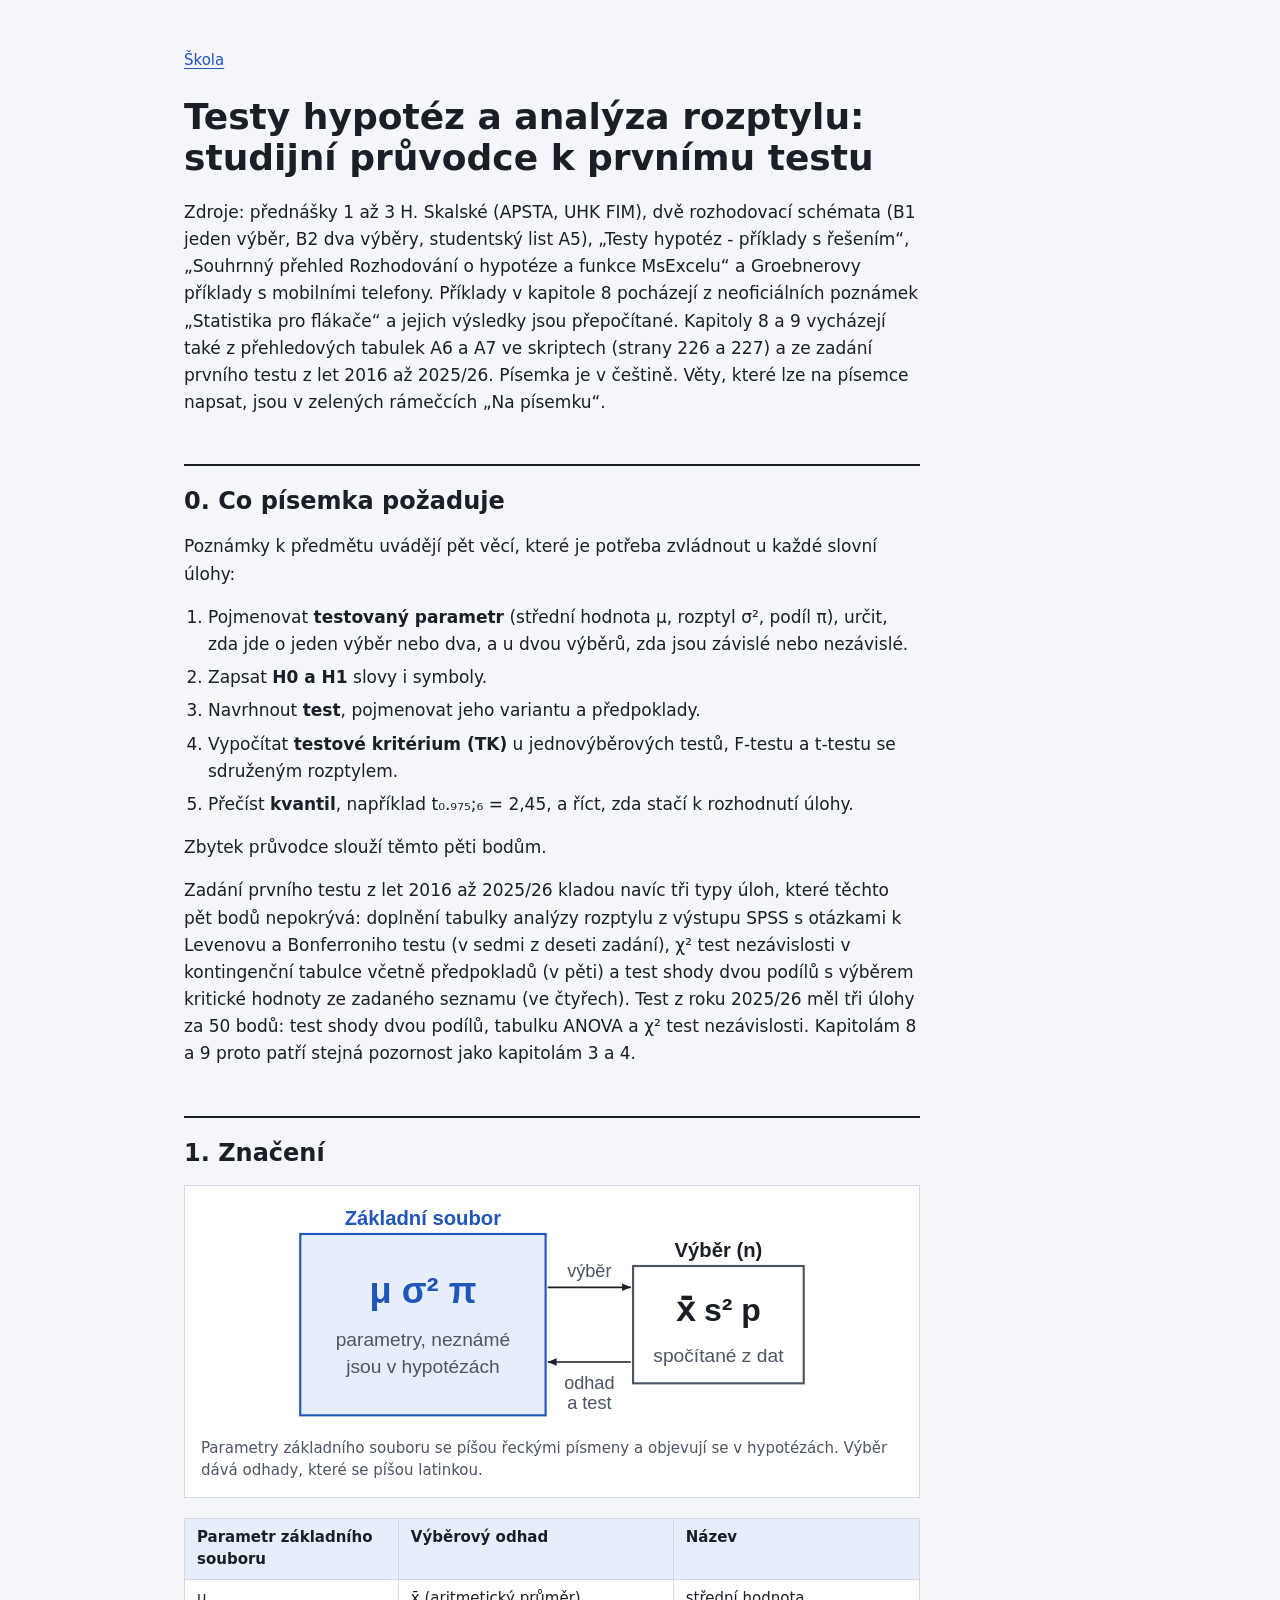
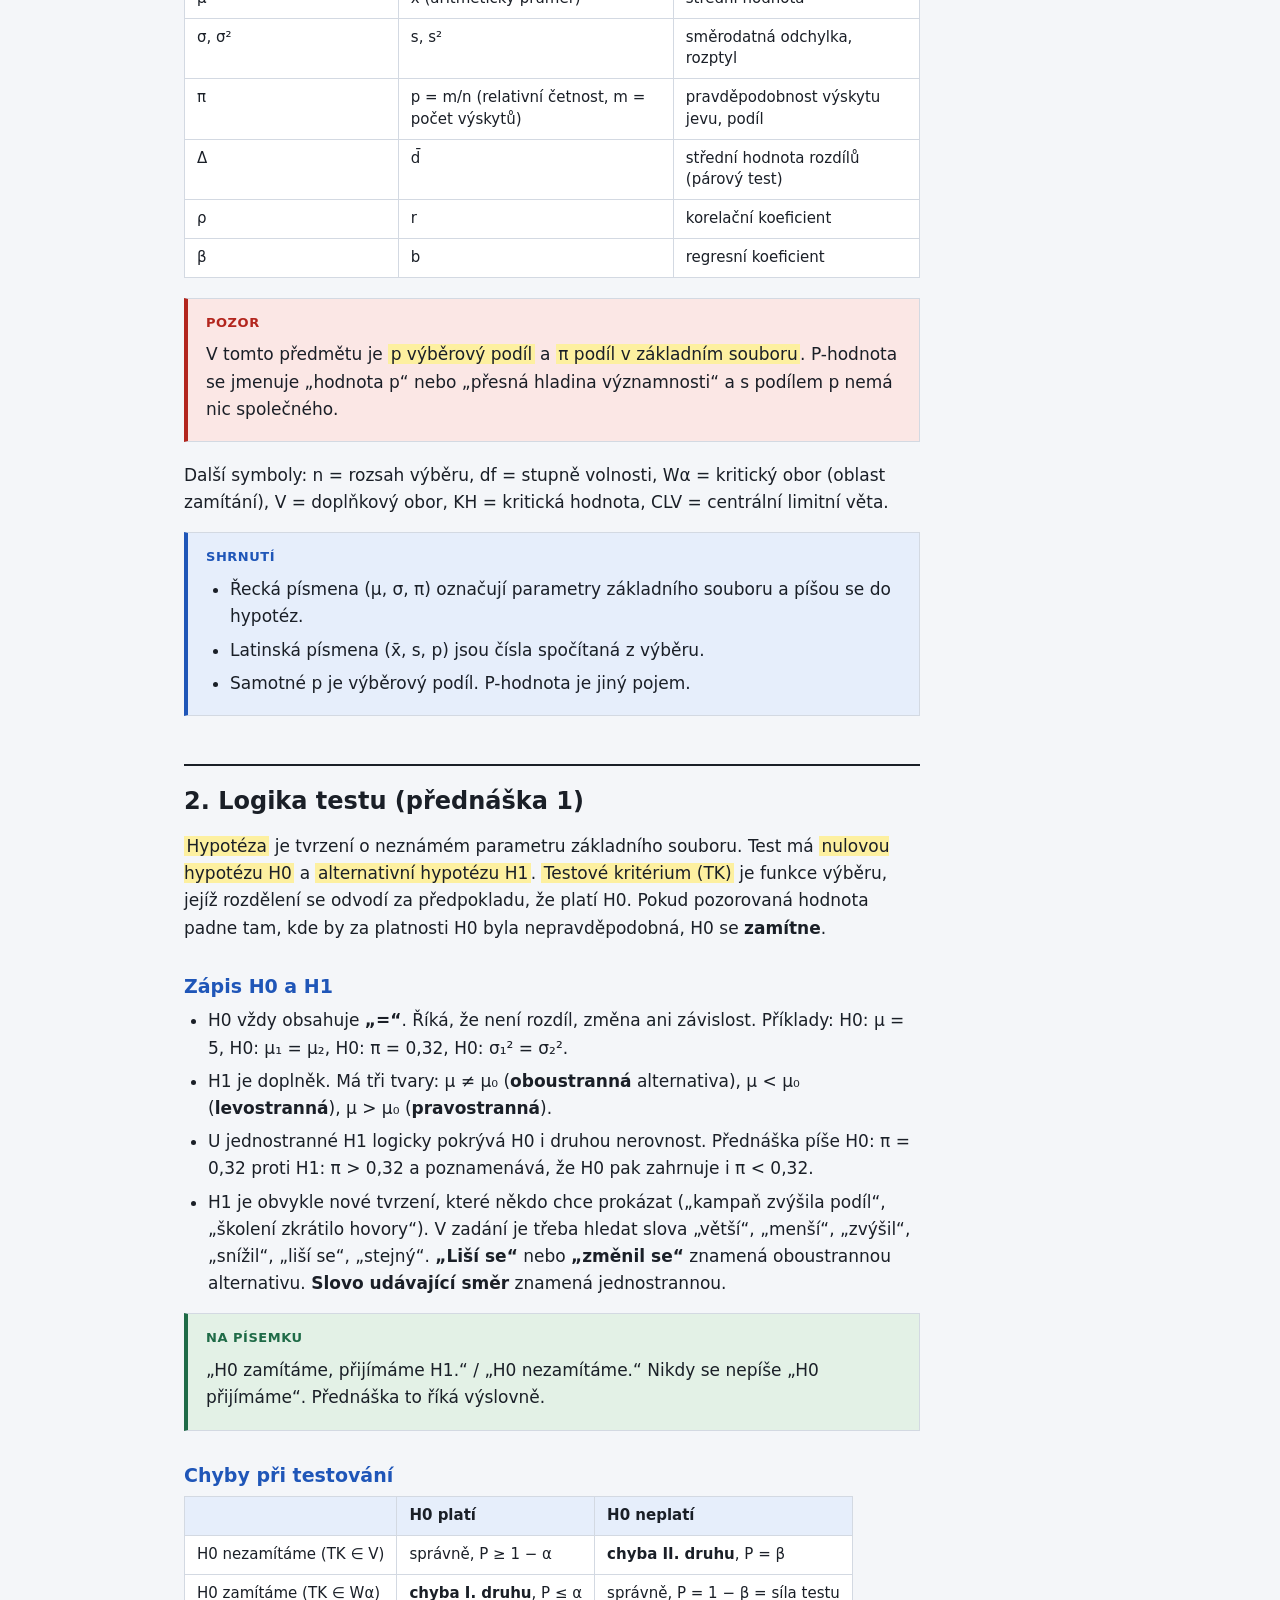
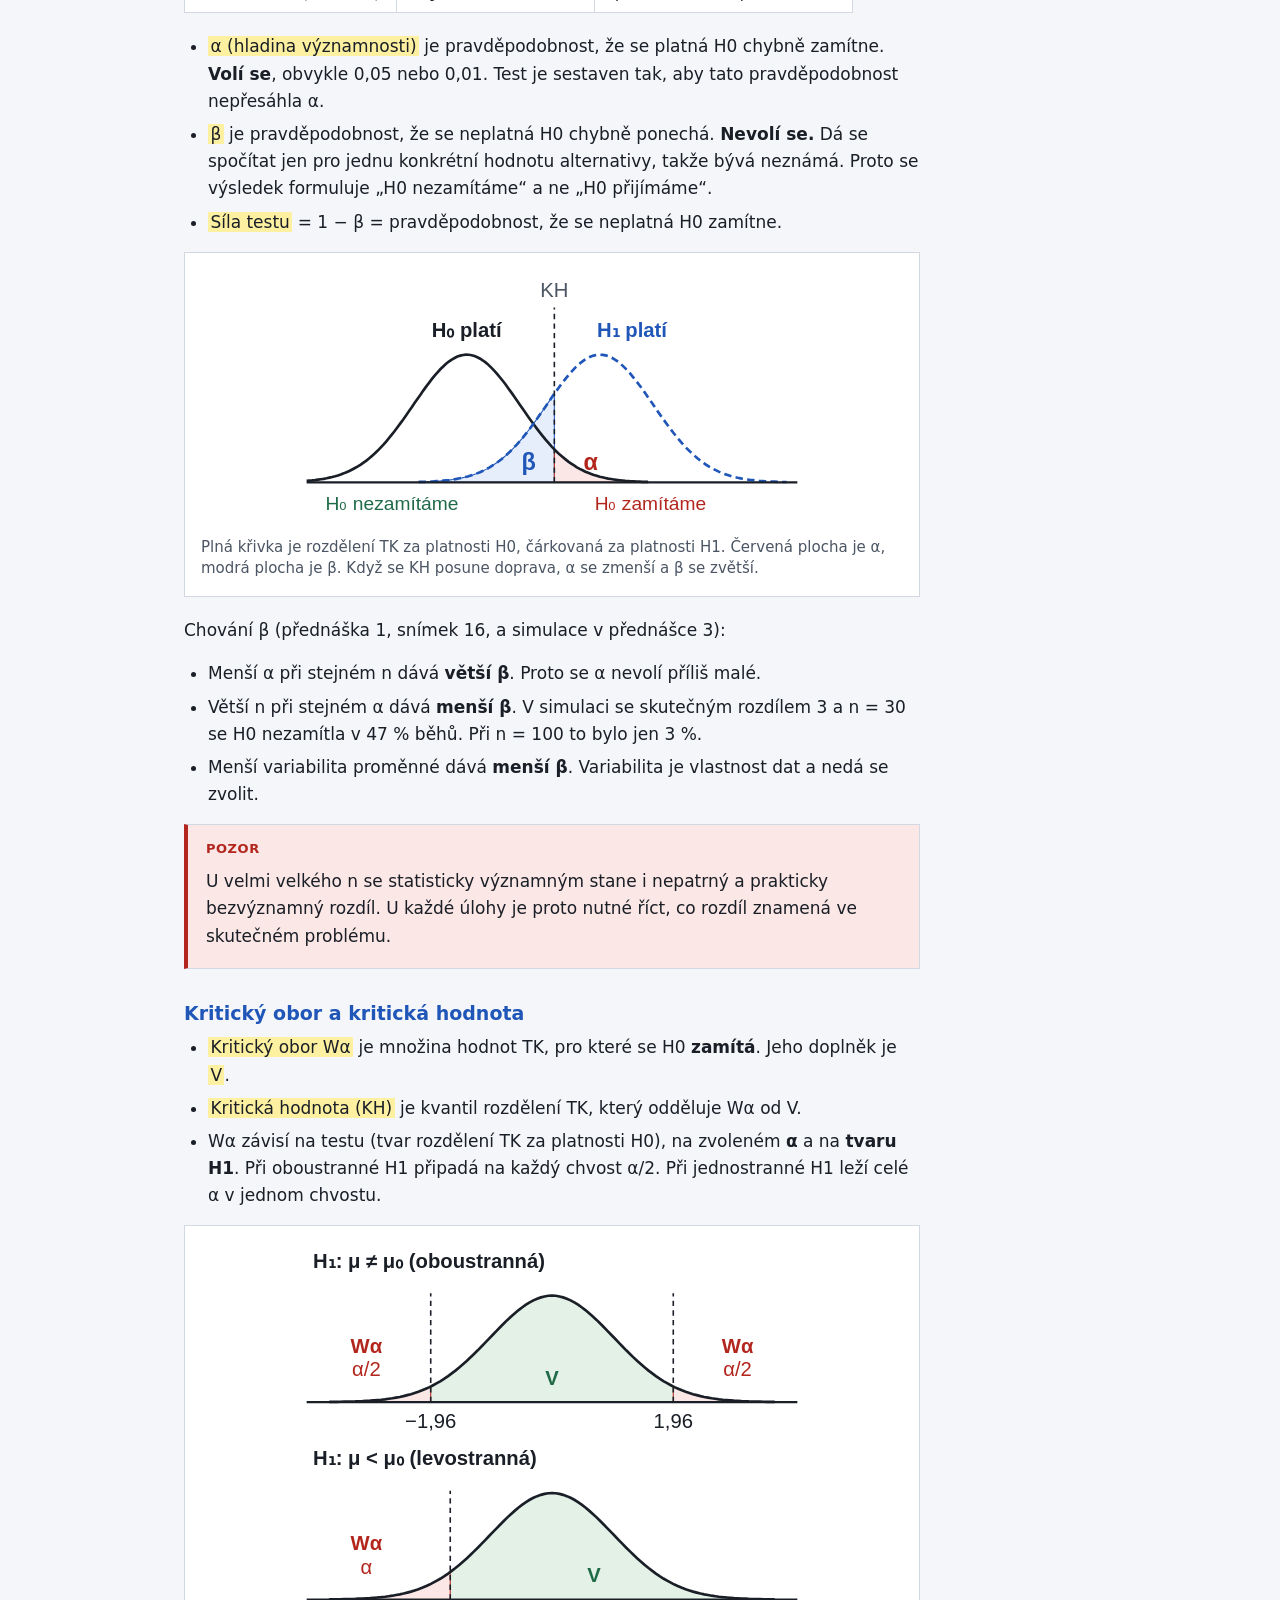
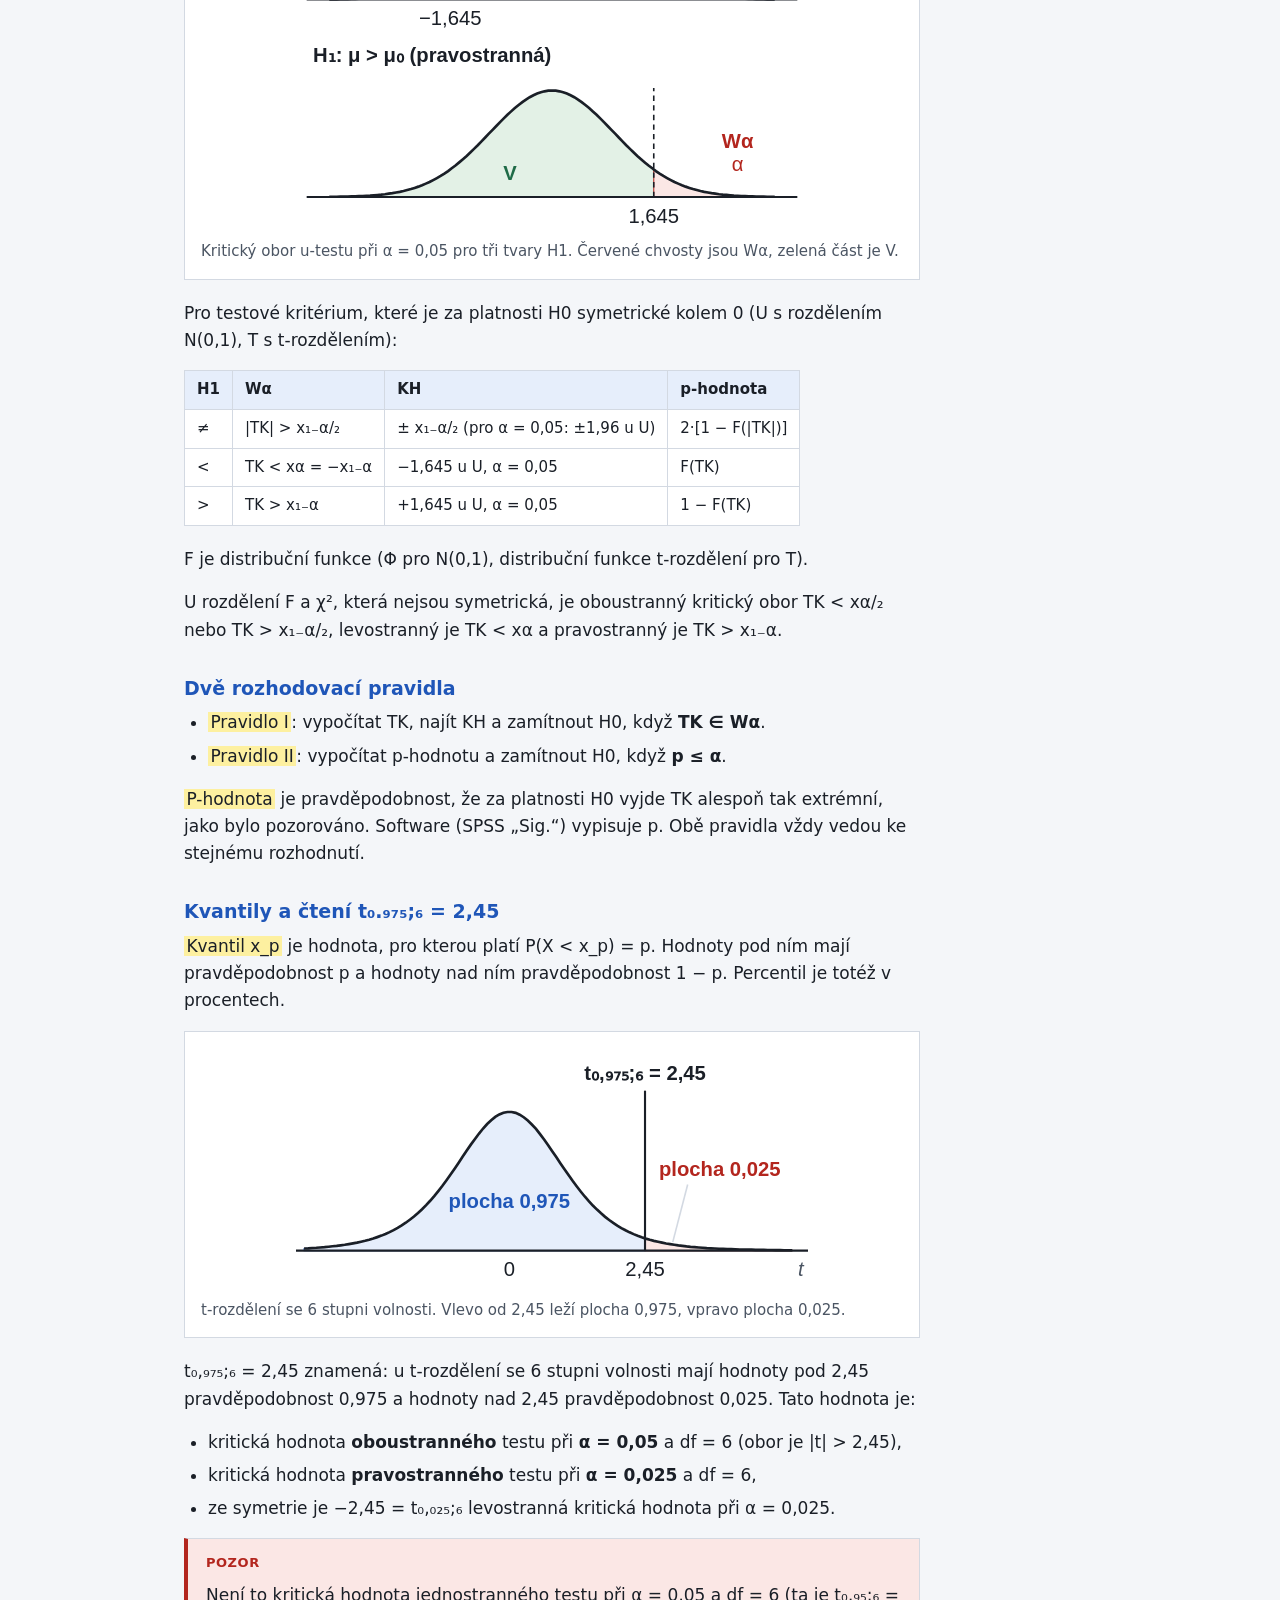
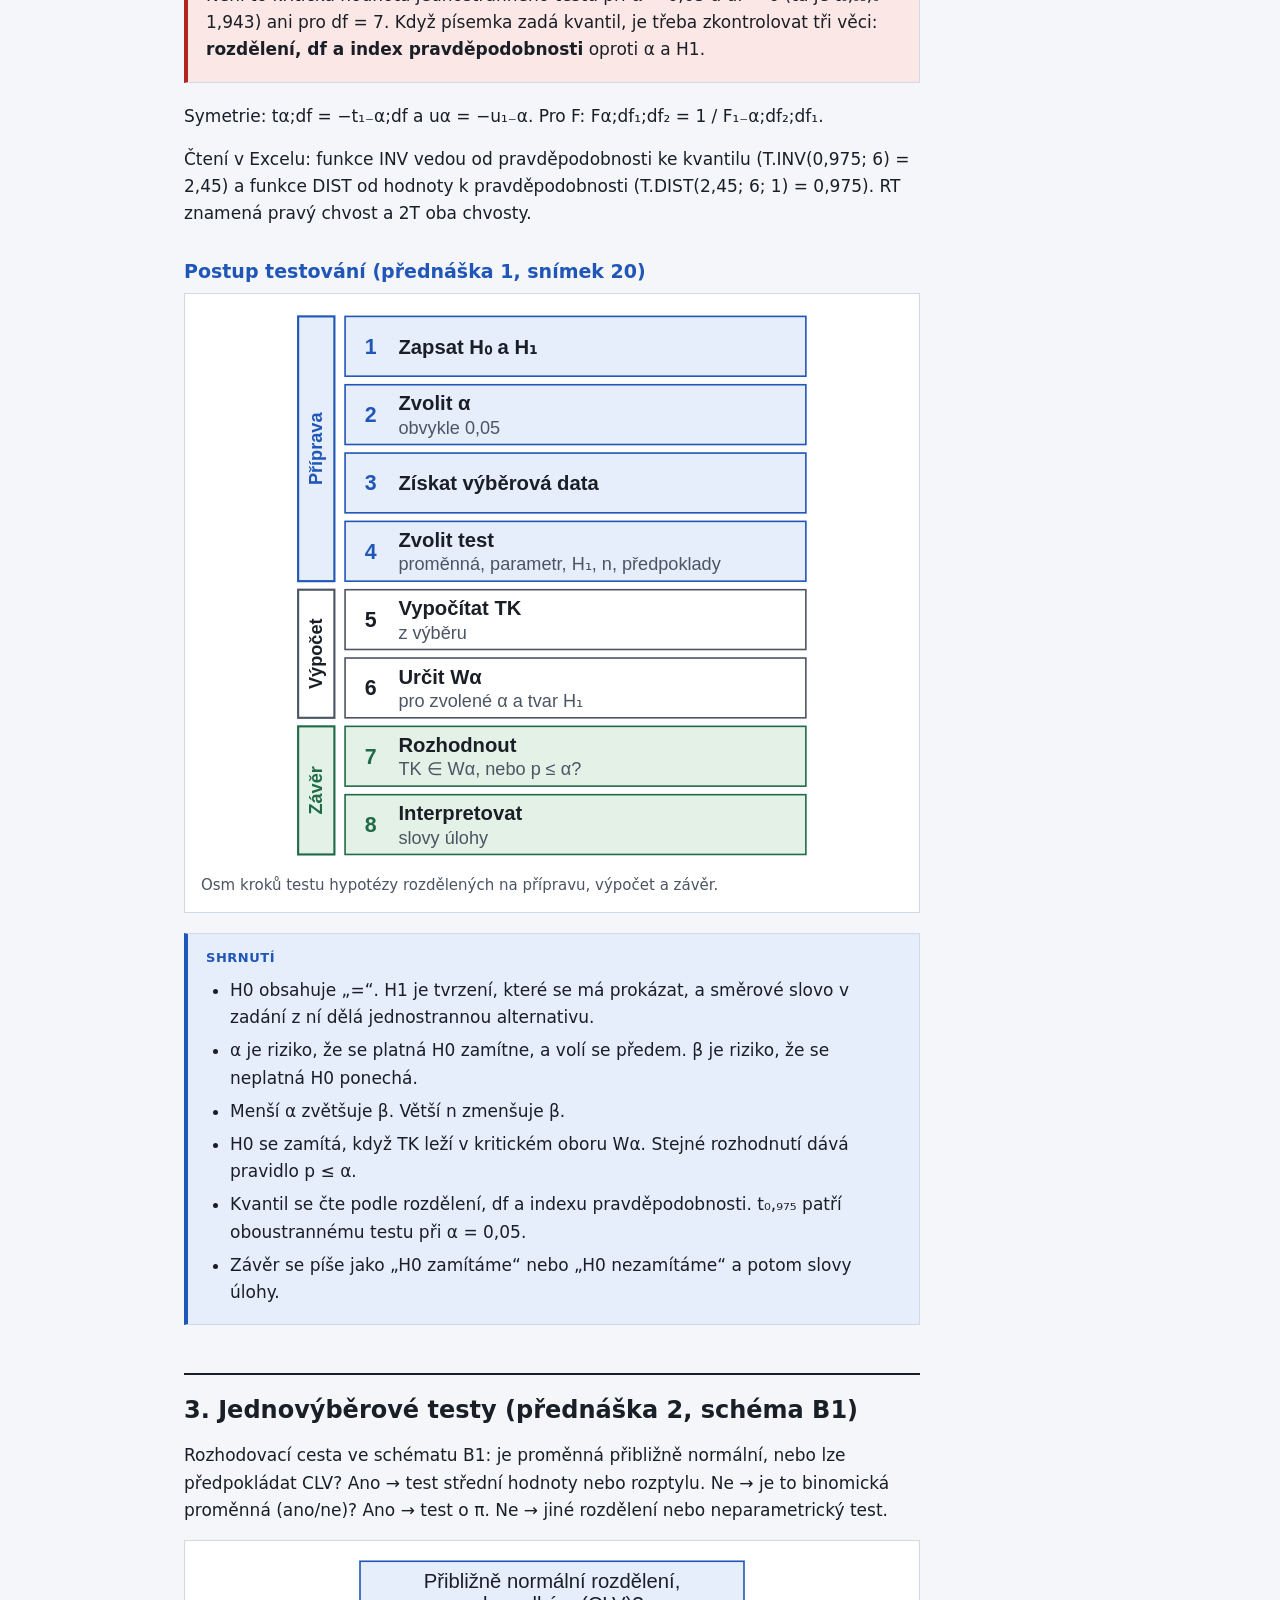
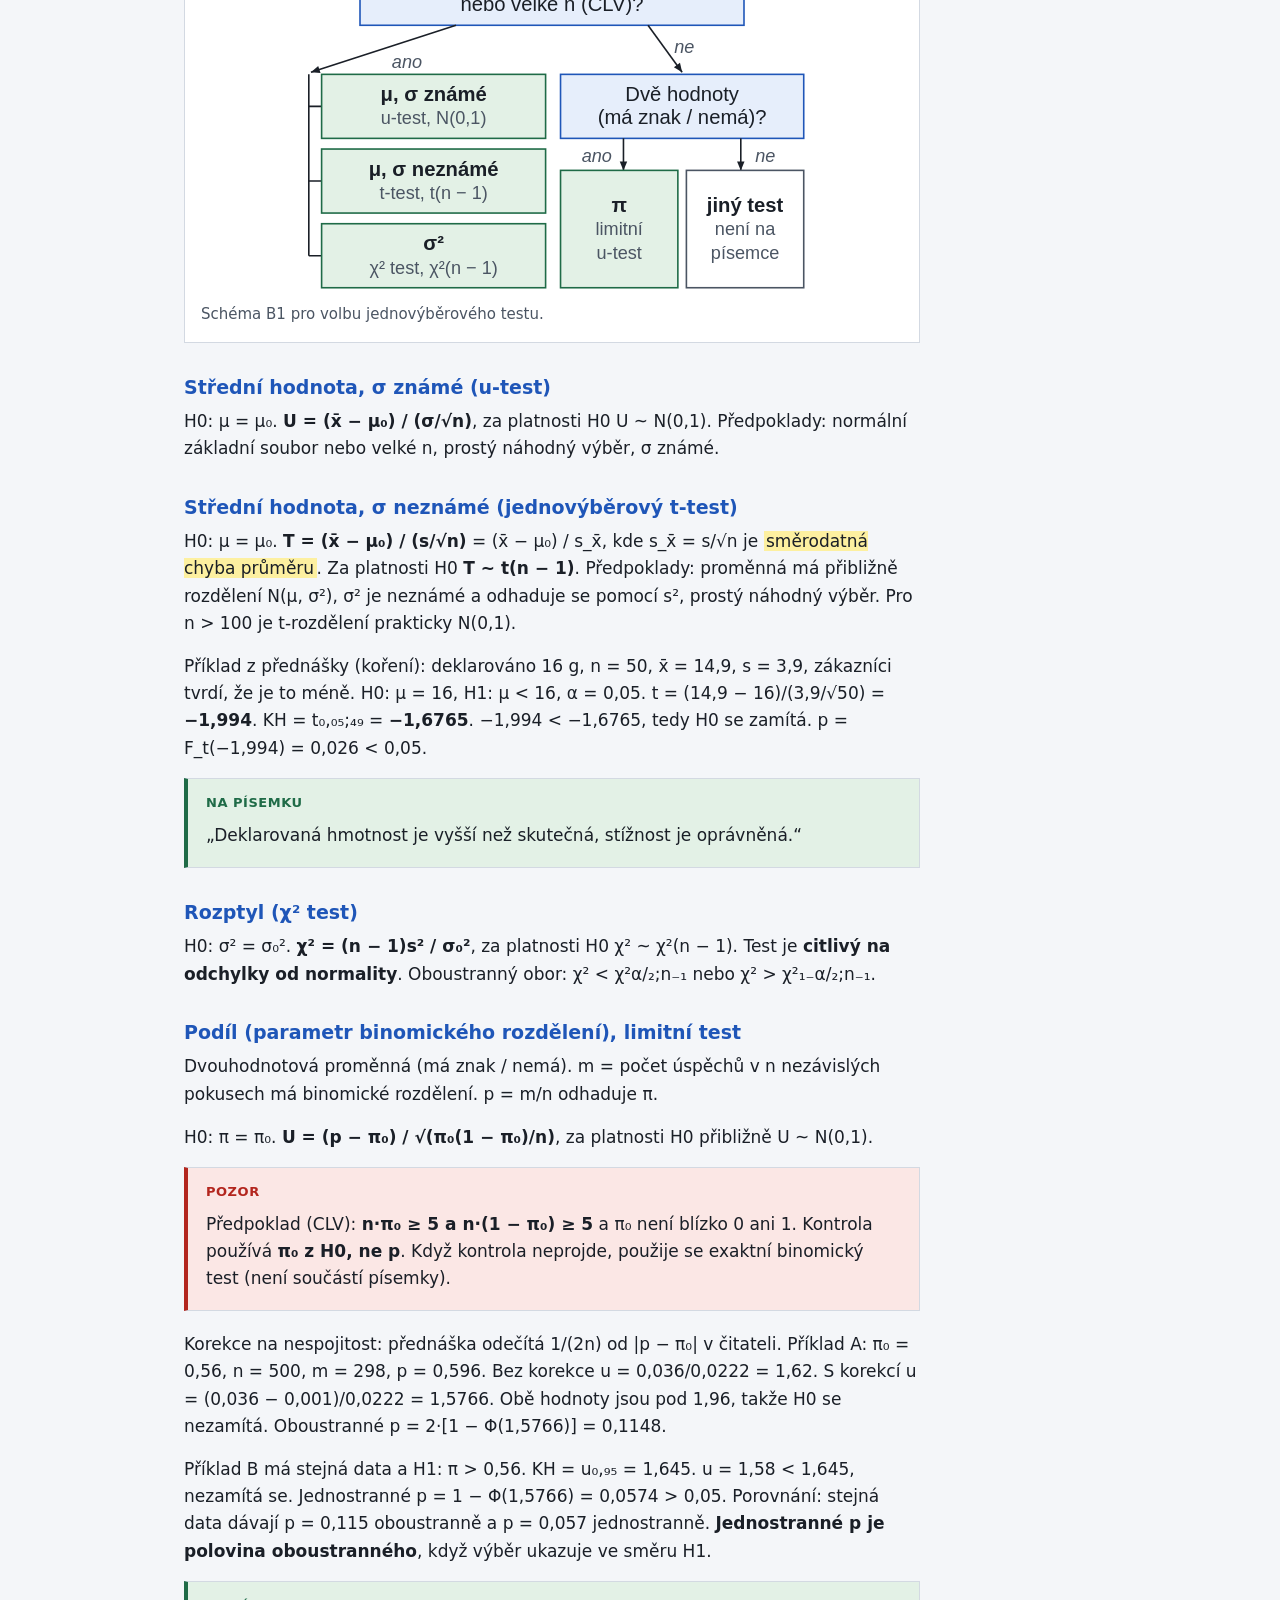
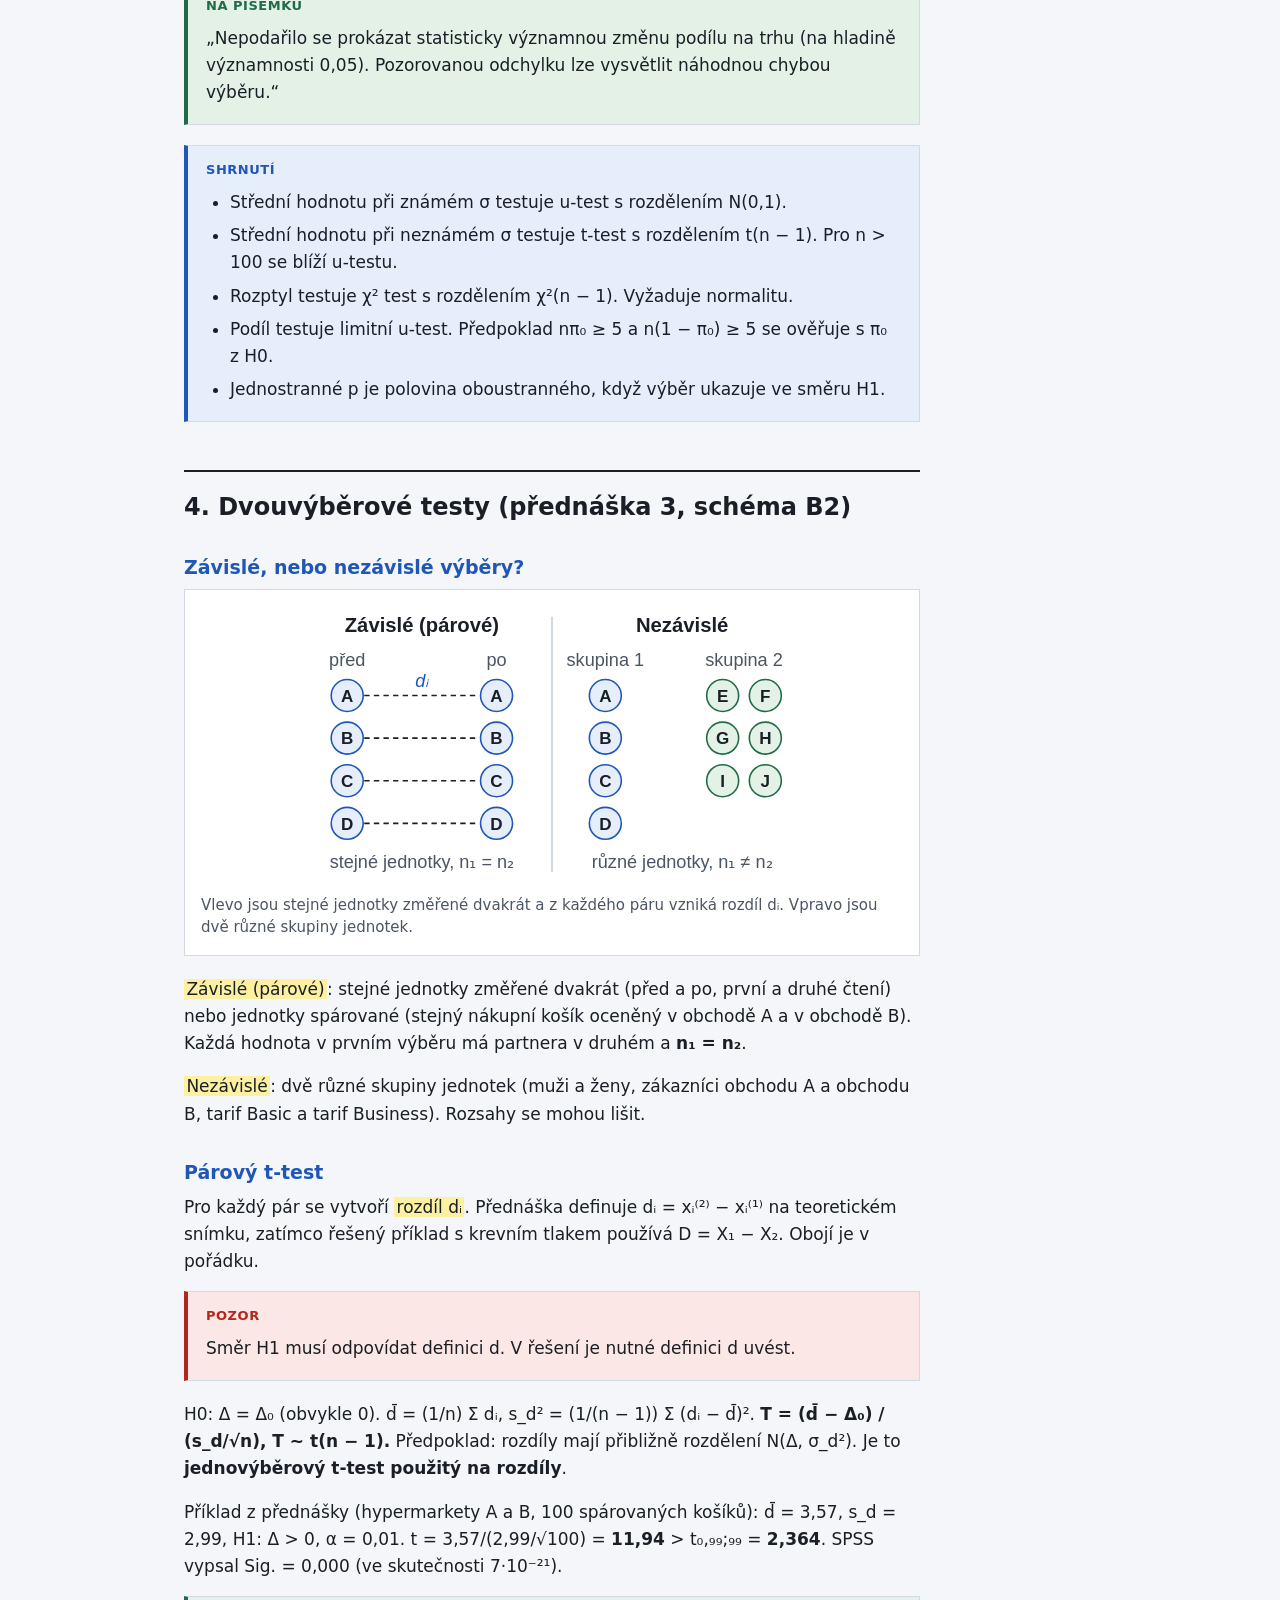
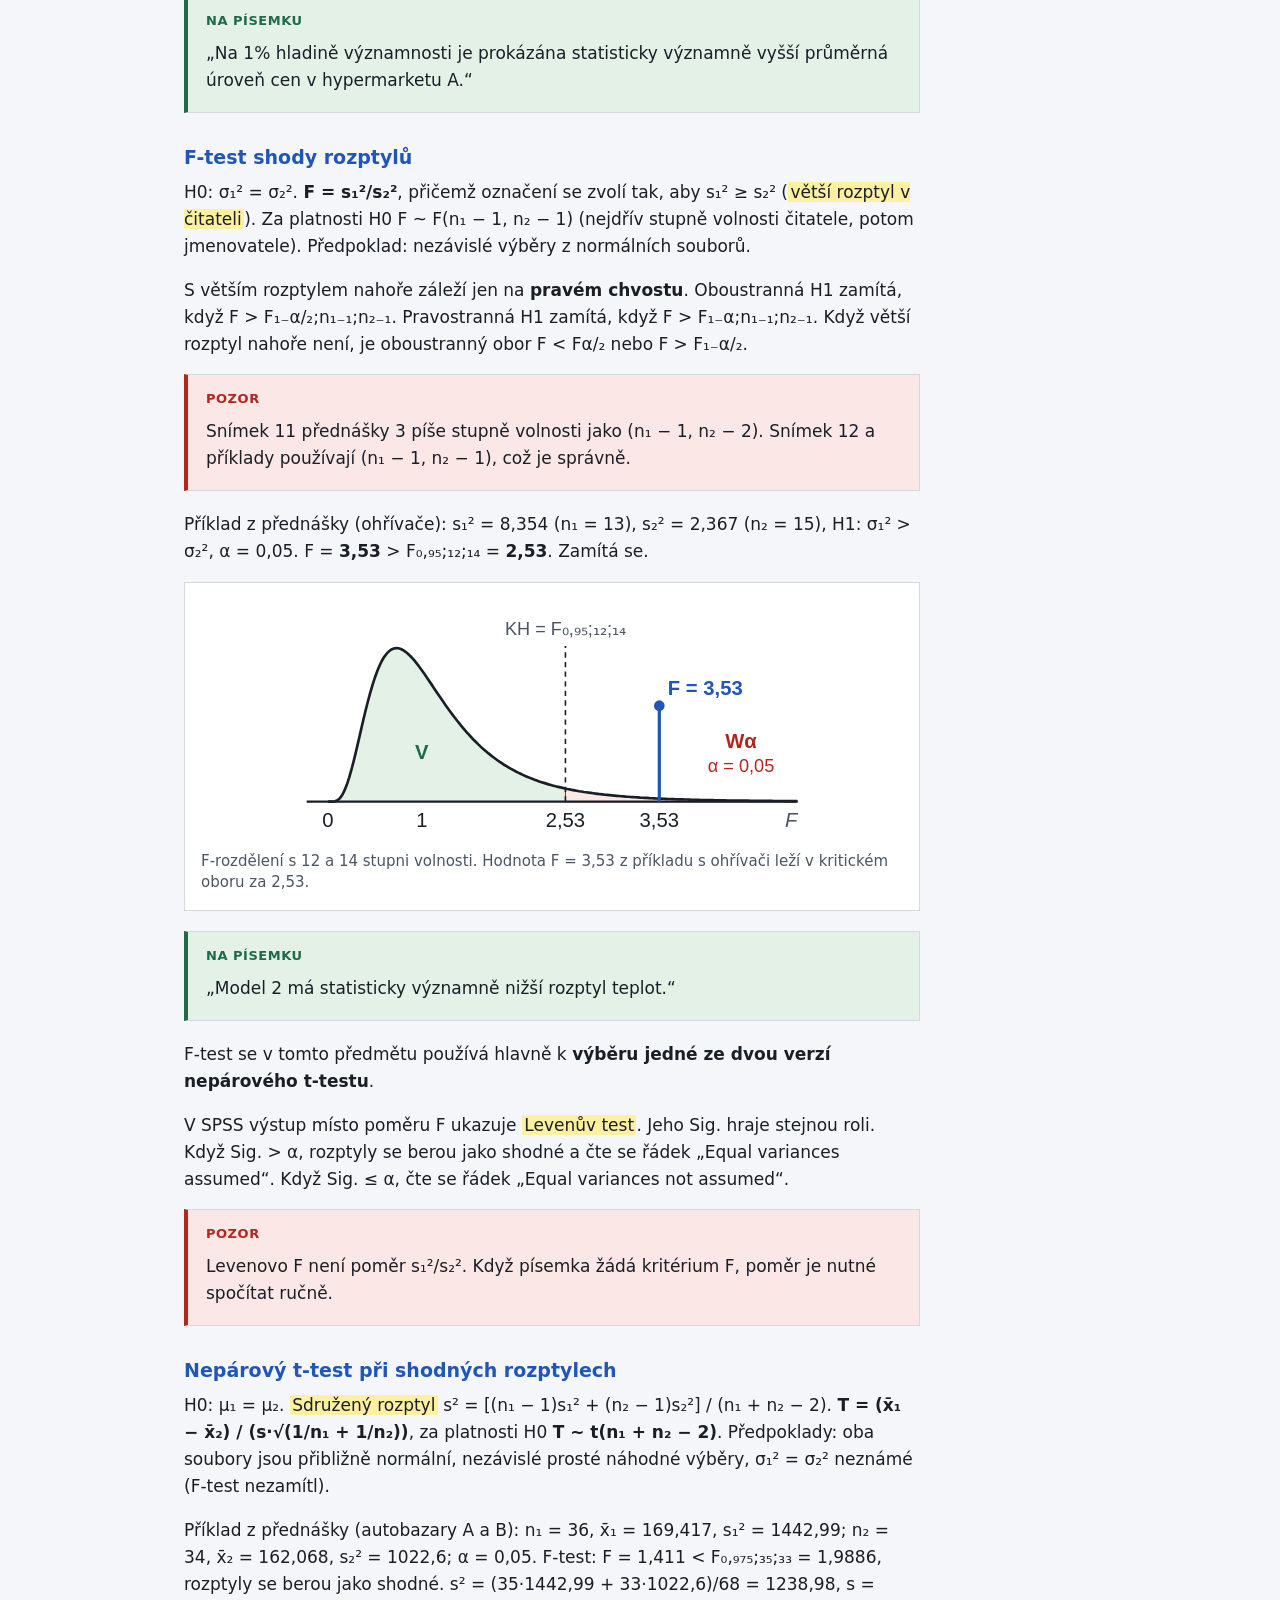
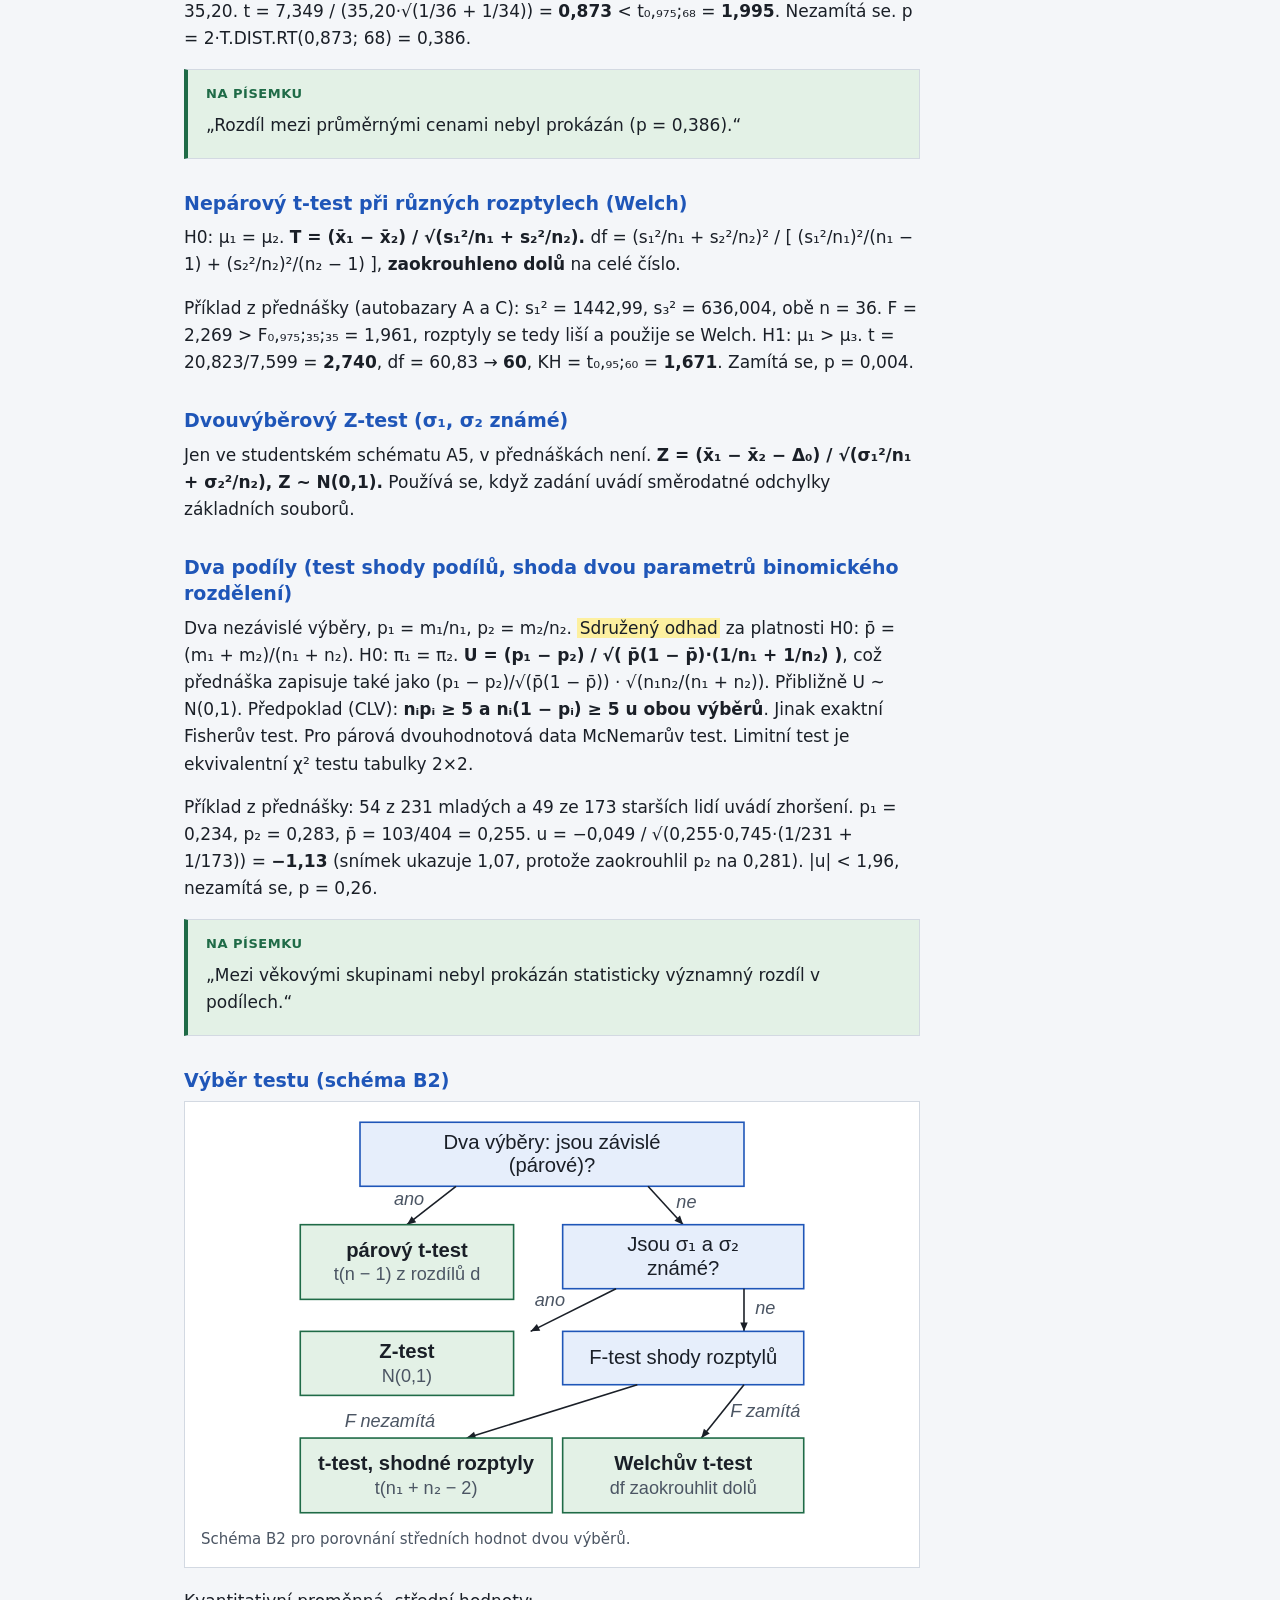
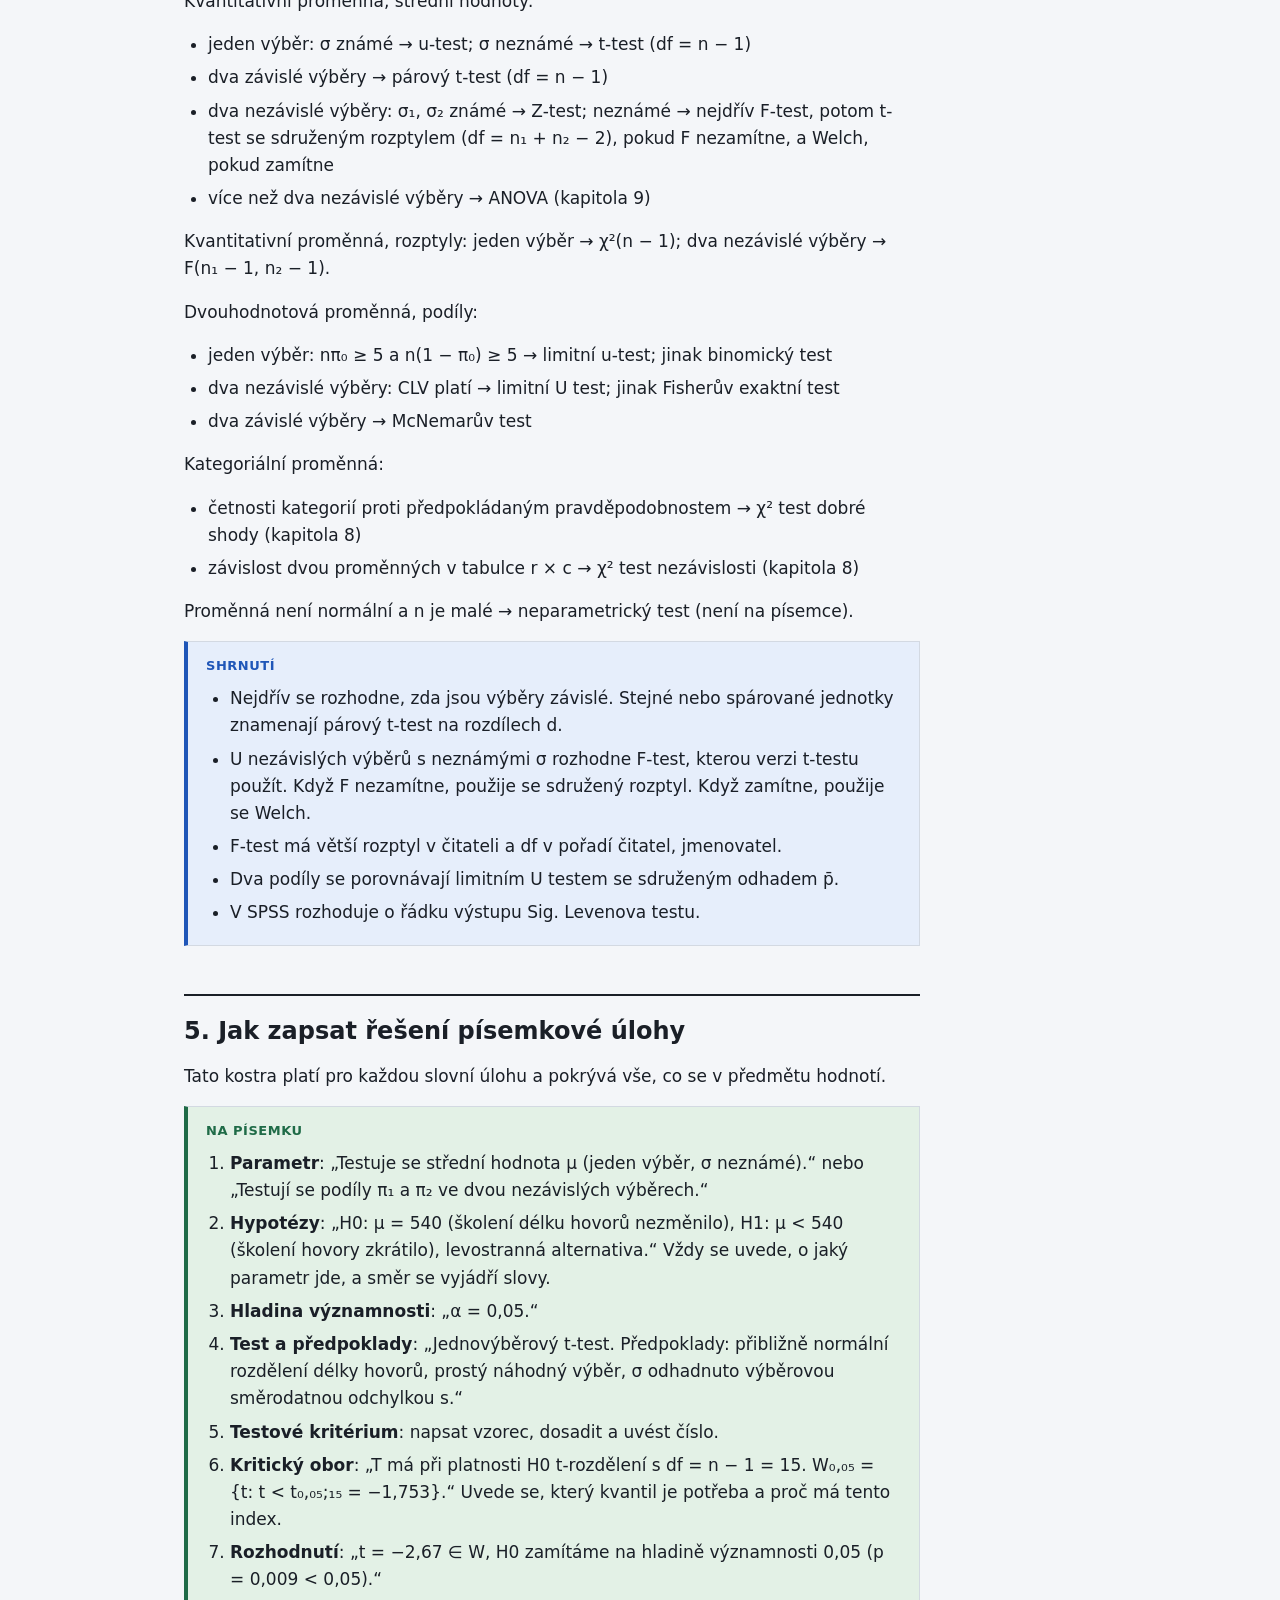
<file: apsta/testy-hypotez/pruvodce.html>
<!doctype html>
<html lang="cs">
<head>
  <meta charset="utf-8">
  <meta name="viewport" content="width=device-width, initial-scale=1">
  <title>Studijní průvodce – Testy hypotéz</title>
  <link rel="stylesheet" href="../../assets/site.css">
</head>
<body>
  <main>
    <p class="crumb"><a href="../../">Škola</a></p>
    <article class="doc" id="doc">Načítá se…</article>
  </main>
  <script src="../../assets/md.js"></script>
  <script>
    fetch("studijni-pruvodce.md")
      .then((r) => r.ok ? r.text() : Promise.reject(r.status))
      .then((text) => { document.getElementById("doc").innerHTML = renderMarkdown(text); })
      .catch(() => { document.getElementById("doc").textContent = "Průvodce se nepodařilo načíst. Stránka se musí otevřít přes server, ne přímo ze souboru."; });
  </script>
</body>
</html>
</file>
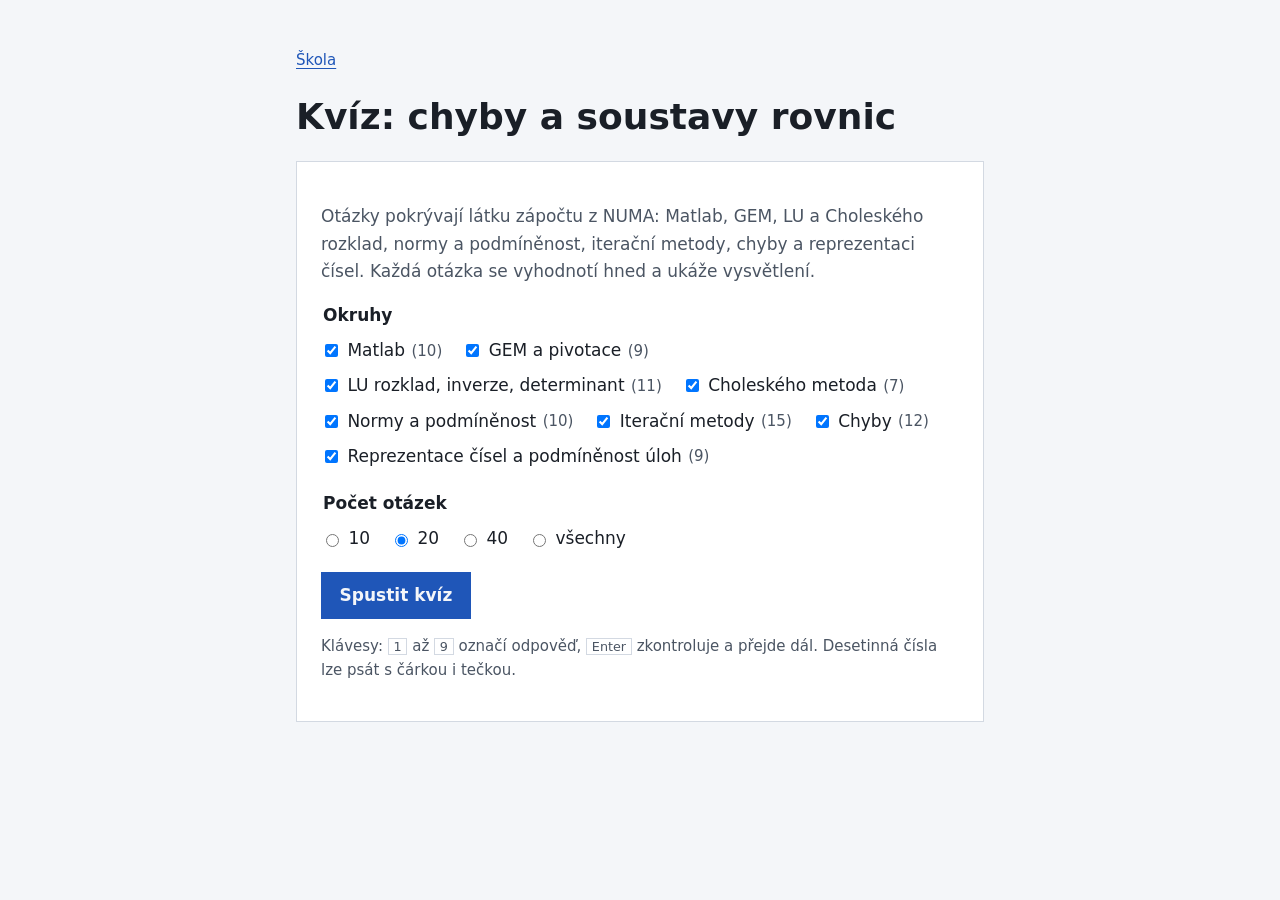
<file: numa/chyby-a-soustavy-rovnic/kviz-chyby-a-soustavy-rovnic.html>
<!doctype html>
<html lang="cs">
<head>
  <meta charset="utf-8">
  <meta name="viewport" content="width=device-width, initial-scale=1">
  <title>Kvíz: chyby a soustavy rovnic</title>
  <style>
    :root {
      --bg: #f4f6f9;
      --surface: #ffffff;
      --ink: #1a1f27;
      --ink-2: #4b5563;
      --line: #d3d9e2;
      --accent: #1f56b8;
      --accent-soft: #e6eefb;
      --ok: #1f6b47;
      --ok-soft: #e3f1e6;
      --bad: #b3261e;
      --bad-soft: #fbe7e5;
      --font: system-ui, -apple-system, "Segoe UI", Roboto, "Helvetica Neue", Arial, sans-serif;
      color-scheme: light;
    }
    @media (prefers-color-scheme: dark) {
      :root {
        --bg: #111418;
        --surface: #1a1f26;
        --ink: #e9ecf1;
        --ink-2: #aab2bf;
        --line: #333b47;
        --accent: #8db4ff;
        --accent-soft: #232d3f;
        --ok: #7fd4a5;
        --ok-soft: #1c3328;
        --bad: #ff9a92;
        --bad-soft: #3d2220;
        color-scheme: dark;
      }
    }
    *, *::before, *::after { box-sizing: border-box; }
    body { margin: 0; background: var(--bg); color: var(--ink); font: 400 1.0625rem / 1.6 var(--font); -webkit-font-smoothing: antialiased; }
    :focus-visible { outline: 2px solid var(--accent); outline-offset: 3px; }
    a { color: var(--accent); text-underline-offset: 3px; }
    main { max-width: 46rem; margin: 0 auto; padding: 3rem 1.5rem 4rem; }
    @media (max-width: 40em) { main { padding: 1.75rem 1rem 3rem; } }
    h1 { margin: 0 0 1.5rem; font-size: clamp(1.75rem, 5vw, 2.25rem); line-height: 1.15; }
    h2 { margin: 0 0 1rem; font-size: 1.25rem; }
    .crumb { margin: 0 0 1.5rem; font-size: 0.9375rem; }
    [hidden] { display: none !important; }
    .panel { padding: 1.5rem; background: var(--surface); border: 1px solid var(--line); }
    .panel + .panel { margin-top: 1rem; }
    .muted { color: var(--ink-2); }
    .small { font-size: 0.9375rem; }
    fieldset { margin: 0 0 1.25rem; padding: 0; border: 0; }
    legend { margin-bottom: 0.5rem; font-weight: 700; }
    .choices { display: flex; flex-wrap: wrap; gap: 0.5rem 1.25rem; }
    .choices label { display: inline-flex; align-items: center; gap: 0.4rem; }
    button { font: inherit; cursor: pointer; }
    .btn { padding: 0.55rem 1.1rem; background: var(--accent); color: var(--bg); border: 1px solid var(--accent); font-weight: 700; }
    .btn.secondary { background: var(--surface); color: var(--accent); }
    .btn:disabled { opacity: 0.5; cursor: default; }
    .row { display: flex; flex-wrap: wrap; gap: 0.75rem; align-items: center; }

    .bar { height: 0.4rem; margin: 0 0 1rem; background: var(--line); }
    .bar > div { height: 100%; width: 0; background: var(--accent); transition: width 0.2s; }
    .meta { display: flex; flex-wrap: wrap; gap: 0.5rem 1rem; margin: 0 0 0.75rem; font-size: 0.9375rem; color: var(--ink-2); }
    .tag { padding: 0 0.5rem; background: var(--accent-soft); color: var(--accent); font-weight: 700; font-size: 0.8125rem; letter-spacing: 0.04em; text-transform: uppercase; }
    .q { margin: 0 0 1rem; font-size: 1.125rem; }
    .q .data { display: block; margin-top: 0.5rem; font-size: 1rem; color: var(--ink-2); }
    .opts { display: grid; gap: 0.5rem; margin: 0 0 1rem; }
    .opt { display: flex; gap: 0.75rem; align-items: flex-start; width: 100%; padding: 0.65rem 0.85rem; background: var(--surface); border: 2px solid var(--line); color: var(--ink); text-align: left; line-height: 1.45; }
    .opt .n { flex: none; min-width: 1.5rem; height: 1.5rem; border: 1px solid var(--line); font-size: 0.875rem; line-height: 1.4rem; text-align: center; color: var(--ink-2); }
    .opt[aria-pressed="true"] { border-color: var(--accent); background: var(--accent-soft); }
    .opt[aria-pressed="true"] .n { background: var(--accent); border-color: var(--accent); color: var(--bg); }
    .opt.correct { border-color: var(--ok); background: var(--ok-soft); }
    .opt.wrong { border-color: var(--bad); background: var(--bad-soft); }
    .opt:disabled { cursor: default; }
    .num { display: flex; flex-wrap: wrap; gap: 0.75rem; align-items: center; margin: 0 0 1rem; }
    .num input { width: 11rem; padding: 0.5rem 0.65rem; font: inherit; background: var(--surface); color: var(--ink); border: 2px solid var(--line); }
    .num input.correct { border-color: var(--ok); }
    .num input.wrong { border-color: var(--bad); }
    .fb { margin: 0 0 1rem; padding: 0.85rem 1rem; border-left: 4px solid var(--line); background: var(--bg); }
    .fb.ok { border-color: var(--ok); }
    .fb.bad { border-color: var(--bad); }
    .fb strong { display: block; margin-bottom: 0.25rem; }
    .fb .ans { margin: 0.25rem 0; }

    .score { font-size: 2rem; font-weight: 700; line-height: 1.2; }
    table { width: 100%; margin: 1rem 0; border-collapse: collapse; font-size: 0.9375rem; }
    th, td { padding: 0.4rem 0.6rem; border: 1px solid var(--line); text-align: left; }
    th { background: var(--accent-soft); }
    td.r, th.r { text-align: right; }
    .review { margin: 1.5rem 0 0; padding: 0; list-style: none; }
    .review li { margin: 0 0 1rem; padding: 0.85rem 1rem; border: 1px solid var(--line); border-left: 4px solid var(--bad); background: var(--surface); }
    .review .qq { font-weight: 700; }
    .review p { margin: 0.35rem 0 0; }
    kbd { padding: 0 0.3rem; border: 1px solid var(--line); font: 0.85em var(--font); }
  </style>
</head>
<body>
<main>
  <p class="crumb"><a href="../../">Škola</a></p>
  <h1>Kvíz: chyby a soustavy rovnic</h1>

  <section id="start" class="panel">
    <p class="muted">Otázky pokrývají látku zápočtu z NUMA: Matlab, GEM, LU a Choleského rozklad, normy a podmíněnost, iterační metody, chyby a reprezentaci čísel. Každá otázka se vyhodnotí hned a ukáže vysvětlení.</p>
    <fieldset>
      <legend>Okruhy</legend>
      <div class="choices" id="topics"></div>
    </fieldset>
    <fieldset>
      <legend>Počet otázek</legend>
      <div class="choices" id="counts">
        <label><input type="radio" name="count" value="10"> 10</label>
        <label><input type="radio" name="count" value="20" checked> 20</label>
        <label><input type="radio" name="count" value="40"> 40</label>
        <label><input type="radio" name="count" value="all"> všechny</label>
      </div>
    </fieldset>
    <div class="row">
      <button class="btn" id="startBtn">Spustit kvíz</button>
      <span class="small muted" id="best"></span>
    </div>
    <p class="small muted">Klávesy: <kbd>1</kbd> až <kbd>9</kbd> označí odpověď, <kbd>Enter</kbd> zkontroluje a přejde dál. Desetinná čísla lze psát s čárkou i tečkou.</p>
  </section>

  <section id="quiz" class="panel" hidden>
    <div class="bar"><div id="barFill"></div></div>
    <div class="meta"><span id="counter"></span><span class="tag" id="topicTag"></span><span id="kind"></span></div>
    <p class="q" id="qText"></p>
    <div class="opts" id="opts"></div>
    <div class="num" id="numWrap" hidden>
      <label for="numIn">Výsledek:</label>
      <input id="numIn" type="text" inputmode="decimal" autocomplete="off" placeholder="např. −1,99">
      <span class="small muted" id="numHint"></span>
    </div>
    <div class="fb" id="fb" hidden aria-live="polite"></div>
    <div class="row">
      <button class="btn" id="checkBtn">Zkontrolovat</button>
      <button class="btn" id="nextBtn" hidden>Další otázka</button>
      <button class="btn secondary" id="quitBtn">Ukončit</button>
      <span class="small muted" id="running"></span>
    </div>
  </section>

  <section id="end" class="panel" hidden>
    <h2>Výsledek</h2>
    <p class="score" id="scoreLine"></p>
    <p class="muted" id="scoreNote"></p>
    <table id="byTopic"></table>
    <div class="row">
      <button class="btn" id="againWrong">Zopakovat chybné</button>
      <button class="btn secondary" id="restart">Nový kvíz</button>
    </div>
    <ul class="review" id="review"></ul>
  </section>
</main>

<script>
// Okruhy otázek. Klíč je v každé otázce v poli t.
const TOPICS = {
  matlab: "Matlab",
  gem: "GEM a pivotace",
  lu: "LU rozklad, inverze, determinant",
  cholesky: "Choleského metoda",
  normy: "Normy a podmíněnost",
  iterace: "Iterační metody",
  chyby: "Chyby",
  cisla: "Reprezentace čísel a podmíněnost úloh",
};

// Otázka: t okruh, k druh (single = jedna správná, multi = všechny správné, num = číslo),
// q text, o možnosti, a správná odpověď (index nebo pole indexů), e vysvětlení, fixed = možnosti se nemíchají.
// Otázka druhu num je šablona. Pole id je stálý klíč historie zadání a gen() při každém zobrazení vylosuje čísla
// a vrátí q, a (číslo), dp (počet desetinných míst v odpovědi, 0 = přesné celé číslo) a e.
const BANK = [
  // Matlab
  { t: "matlab", k: "single", q: "Který příkaz vyřeší soustavu Ax = b?", o: ["x = A\\b", "x = b\\A", "x = A/b", "x = b*A"], a: 0,
    e: "Zpětné lomítko řeší soustavu Ax = b. Inverzi A přitom nepočítá." },
  { t: "matlab", k: "single", q: "Jak se v Matlabu zapíše sloupcový vektor b = (1; 2; 3)?", o: ["b = [1; 2; 3]", "b = [1 2 3]", "b = (1, 2, 3)", "b = {1; 2; 3}"], a: 0,
    e: "Středník uvnitř hranatých závorek začíná nový řádek. [1 2 3] je řádkový vektor." },
  { t: "matlab", k: "single", q: "Co udělá středník na konci příkazu, například x = A\\b;?", o: ["potlačí výpis výsledku", "ukončí program", "začne nový sloupec", "označí komentář"], a: 0,
    e: "Příkaz se provede, jen se výsledek nevypíše. Komentář začíná znakem %." },
  { t: "matlab", k: "single", q: "Co vrátí norm(A) bez druhého argumentu?", o: ["spektrální normu, tedy největší singulární číslo", "řádkovou normu", "sloupcovou normu", "Frobeniovu normu"], a: 0,
    e: "Řádková norma je norm(A, Inf), sloupcová norm(A, 1) a Frobeniova norm(A, 'fro')." },
  { t: "matlab", k: "multi", q: "Které příkazy vytvoří matice D, L a U pro rozklad A = L + D + U? (Všechny správné možnosti.)", o: ["D = diag(diag(A))", "L = tril(A, -1)", "U = triu(A, 1)", "L = tril(A)"], a: [0, 1, 2],
    e: "diag(A) vrátí diagonálu jako vektor a diag(diag(A)) z ní udělá diagonální matici. tril(A) bez druhého argumentu obsahuje i diagonálu, takže to není L z rozkladu A = L + D + U." },
  { t: "matlab", k: "single", q: "Co vrátí [L, U, P] = lu(A)?", o: ["rozklad s prohazováním řádků, P·A = L·U", "rozklad bez pivotace, A = L·U", "Choleského rozklad", "inverzní matici A"], a: 0,
    e: "Funkce lu pivotuje, takže její L a U se mohou lišit od ručního výpočtu bez pivotace. Ruční L a U se ověří příkazem L*U - A." },
  { t: "matlab", k: "multi", q: "Které příkazy dají determinant matice A, když U pochází z LU rozkladu bez pivotace? (Všechny správné možnosti.)", o: ["prod(diag(U))", "determinant(U), funkce ze cvičení", "det(A)", "sum(diag(U))"], a: [0, 1, 2],
    e: "det A = det L · det U a det L = 1, takže stačí vynásobit prvky na diagonále U. Součet diagonály je stopa matice, ne determinant." },
  { t: "matlab", k: "single", q: "Výraz 0.1 + 0.1 + 0.1 == 0.3 vrátí v Matlabu:", o: ["0, tedy nepravdu", "1, tedy pravdu", "chybu", "0.3"], a: 0,
    e: "0,1 ani 0,3 nejdou ve dvojkové soustavě zapsat přesně a součet se od 0,3 liší v posledních bitech. Čísla se proto porovnávají s tolerancí, abs(a - b) < tol." },
  { t: "matlab", k: "single", q: "Volání NaseJacobi(A, b, x0, presnost) skončí chybou, že funkce neexistuje. Nejpravděpodobnější příčina:", o: ["soubor NaseJacobi.m není v aktuální složce Matlabu (Current Folder) ani na cestě", "matice A není diagonálně dominantní", "x0 je řádkový vektor", "presnost je příliš malá"], a: 0,
    e: "Matlab hledá funkce v aktuální složce a ve složkách na cestě (path). Soubor se musí jmenovat stejně jako funkce." },
  { t: "matlab", k: "single", q: "Jak se v Matlabu zapíše transponovaná matice A?", o: ["A'", "A^T", "trans(A)", "A.T"], a: 0,
    e: "Apostrof za maticí ji transponuje. Používá se například v úpravě A'*A pro Gauss-Seidelovu metodu." },

  // GEM a pivotace
  { t: "gem", k: "single", q: "Multiplikátor m₂₁ v prvním kroku GEM je:", o: ["a₂₁ / a₁₁", "a₁₁ / a₂₁", "a₂₁ · a₁₁", "a₂₁ − a₁₁"], a: 0,
    e: "Nulovaný prvek se dělí pivotem. Nový 2. řádek je 2. řádek − m₂₁ · 1. řádek." },
  { t: "gem", k: "single", q: "Částečná pivotace vybere za pivot:", o: ["prvek s největší absolutní hodnotou v nulovaném sloupci, na diagonále a pod ní", "největší prvek celé matice", "první nenulový prvek řádku", "prvek na diagonále bez ohledu na velikost"], a: 0,
    e: "Řádek s tímto prvkem se prohodí s aktuálním řádkem. Výběr z celé matice by byl úplná pivotace." },
  { t: "gem", k: "multi", q: "Proč se v GEM pivotuje? (Všechny správné možnosti.)", o: ["nulový pivot by eliminaci zastavil", "malý pivot dá velký multiplikátor a zvětší zaokrouhlovací chyby", "pivotace zmenší počet operací na polovinu", "bez pivotace nejde spočítat determinant"], a: [0, 1],
    e: "Soustava 10⁻¹⁷·x₁ + x₂ = 1, x₁ + x₂ = 2 dá bez pivotace x = (0; 1) místo (1; 1). Počet operací pivotace nezmenší a determinant jde spočítat i bez ní." },
  { t: "gem", k: "single", q: "Zpětná substituce počítá neznámé v pořadí:", o: ["xₙ, xₙ₋₁, …, x₁", "x₁, x₂, …, xₙ", "libovolném", "od největší po nejmenší"], a: 0,
    e: "Poslední řádek horní trojúhelníkové matice obsahuje jen xₙ. Každý řádek nad ním přidá jednu neznámou." },
  { t: "gem", k: "single", q: "Při prohození dvou řádků v GEM je potřeba také:", o: ["prohodit odpovídající prvky pravé strany b", "prohodit stejné sloupce", "změnit znaménko pravé strany", "nic dalšího"], a: 0,
    e: "Řádek matice a prvek pravé strany tvoří jednu rovnici, takže se prohazují spolu." },
  { t: "gem", k: "single", q: "Výsledkem přímého chodu GEM je:", o: ["horní trojúhelníková matice U a upravená pravá strana", "dolní trojúhelníková matice", "diagonální matice", "inverzní matice"], a: 0,
    e: "Přímý chod nuluje prvky pod diagonálou. Zbytek dořeší zpětná substituce." },
  { id: "gem-u22", t: "gem", k: "num", gen() {
    const { L, U, A } = drawLU(false);
    return { q: `A = ${mat(A)}. Prvek na pozici (2, 2) po prvním kroku GEM bez pivotace:`, a: U[1][1], dp: 0,
      e: `m₂₁ = a₂₁/a₁₁ = ${cz(A[1][0], 0)}/${par(A[0][0])} = ${cz(L[1][0], 0)}. Nový prvek je a₂₂ − m₂₁·a₁₂ = ${cz(A[1][1], 0)} − ${par(L[1][0])}·${par(A[0][1])} = ${cz(U[1][1], 0)}.` };
  } },
  { id: "gem-pivot", t: "gem", k: "num", gen() {
    const col = shuffle([1, 2, 3, 4, 5, 6, 7, 8, 9]).slice(0, 3).map((v) => v * sign());
    const A = col.map((v) => [v, randInt(-9, 9), randInt(-9, 9)]);
    const r = col.reduce((best, v, i) => Math.abs(v) > Math.abs(col[best]) ? i : best, 0);
    return { q: `A = ${mat(A)}. Ze kterého řádku se v prvním kroku GEM s částečnou pivotací vezme pivot?`, a: r + 1, dp: 0,
      e: `Pivot je prvek 1. sloupce s největší absolutní hodnotou, tedy ${cz(col[r], 0)} ve ${r + 1}. řádku. Tento řádek se prohodí s 1. řádkem.` };
  } },
  { id: "zpet-x1", t: "gem", k: "num", gen() {
    const d = () => sign() * randInt(1, 3);
    const U = [[d(), randInt(-4, 4), randInt(-4, 4)], [0, d(), randInt(-4, 4)], [0, 0, d()]];
    const x = [randInt(-5, 5), randInt(-5, 5), randInt(-5, 5)];
    const y = mulVec(U, x);
    return { q: `U·x = y, kde U = ${mat(U)} a y = ${vec(y)}. Hodnota x₁ ze zpětné substituce:`, a: x[0], dp: 0,
      e: `x₃ = ${cz(y[2], 0)}/${par(U[2][2])} = ${cz(x[2], 0)}, x₂ = (${cz(y[1], 0)} − ${par(U[1][2])}·${par(x[2])})/${par(U[1][1])} = ${cz(x[1], 0)}, x₁ = (${cz(y[0], 0)} − ${par(U[0][1])}·${par(x[1])} − ${par(U[0][2])}·${par(x[2])})/${par(U[0][0])} = ${cz(x[0], 0)}.` };
  } },

  // LU rozklad, inverze, determinant
  { t: "lu", k: "single", q: "Co obsahuje matice L v LU rozkladu bez pivotace?", o: ["jedničky na diagonále a pod ní multiplikátory z GEM", "výsledek GEM", "jedničky na diagonále a nad ní multiplikátory", "inverzi matice U"], a: 0,
    e: "U je výsledek GEM. L zaznamenává, čím se v GEM násobily řádky." },
  { t: "lu", k: "single", q: "Jak se s LU rozkladem řeší soustava Ax = b?", o: ["Ly = b shora dolů, pak Ux = y zdola nahoru", "Ux = b zdola nahoru, pak Ly = x shora dolů", "x = U·L·b", "Ly = b zdola nahoru, pak Ux = y shora dolů"], a: 0,
    e: "Ax = L(Ux) = b. Nejdřív se dopřednou substitucí najde y = Ux, pak zpětnou substitucí x." },
  { t: "lu", k: "single", q: "Determinant matice z LU rozkladu bez pivotace je:", o: ["součin prvků na diagonále U", "součin prvků na diagonále L", "součet prvků na diagonále U", "det L + det U"], a: 0,
    e: "det A = det L · det U. L má na diagonále jedničky, takže det L = 1." },
  { t: "lu", k: "single", q: "Jak se z LU rozkladu spočítá inverzní matice A⁻¹?", o: ["vyřeší se A·xᵢ = eᵢ pro každý sloupec eᵢ jednotkové matice a vektory xᵢ jsou sloupce A⁻¹", "invertuje se zvlášť L a U a výsledky se sečtou", "A⁻¹ = Uᵀ·Lᵀ", "vyřeší se jedna soustava A·x = (1; 1; 1)"], a: 0,
    e: "A·A⁻¹ = E po sloupcích znamená n soustav se stejnou maticí. LU rozklad se spočítá jednou a pro každou soustavu stačí dvě substituce." },
  { t: "lu", k: "single", q: "[L, U, P] = lu(A) v Matlabu dal jiné L a U než ruční výpočet. Proč?", o: ["lu prohazuje řádky, ruční výpočet je bez pivotace", "ruční výpočet je určitě špatně", "Matlab počítá Choleského rozklad", "Matlab zaokrouhluje na 4 místa"], a: 0,
    e: "Platí P·A = L·U. Řešení, inverze i determinant vyjdou stejně. Ruční L a U se ověří příkazem L*U - A." },
  { t: "lu", k: "single", q: "Výhoda LU rozkladu u maticové rovnice AX = B s několika sloupci B:", o: ["rozklad se spočítá jednou a pro každý sloupec B stačí dvě substituce", "není potřeba žádná substituce", "funguje i pro singulární matice", "vždy dá přesnější výsledek než GEM"], a: 0,
    e: "GEM by eliminaci opakovala pro každou pravou stranu. LU rozklad ji udělá jednou." },
  { t: "lu", k: "single", q: "Rozklad P·A = L·U vznikl se dvěma prohozeními řádků. Determinant A je:", o: ["u₁₁·u₂₂·…·uₙₙ", "−u₁₁·u₂₂·…·uₙₙ", "det P", "nedá se z rozkladu určit"], a: 0,
    e: "Každé prohození řádků změní znaménko determinantu. Dvě prohození dají (−1)² = 1." },
  { id: "lu-m32", t: "lu", k: "num", gen() {
    const { L, U, A } = drawLU(false);
    const a32 = A[2][1] - L[2][0] * A[0][1];
    return { q: `A = ${mat(A)}. Multiplikátor m₃₂ v LU rozkladu bez pivotace:`, a: L[2][1], dp: 0,
      e: `m₃₁ = ${cz(A[2][0], 0)}/${par(A[0][0])} = ${cz(L[2][0], 0)}. Po 1. kroku je na pozici (2, 2) prvek ${cz(U[1][1], 0)} a na pozici (3, 2) prvek a₃₂ − m₃₁·a₁₂ = ${cz(A[2][1], 0)} − ${par(L[2][0])}·${par(A[0][1])} = ${cz(a32, 0)}. m₃₂ = ${cz(a32, 0)}/${par(U[1][1])} = ${cz(L[2][1], 0)}. Celá L = ${mat(L)}.` };
  } },
  { id: "lu-det", t: "lu", k: "num", gen() {
    const { U, A } = drawLU(false);
    const det = U[0][0] * U[1][1] * U[2][2];
    return { q: `A = ${mat(A)}. Determinant A spočítaný z LU rozkladu:`, a: det, dp: 0,
      e: `GEM bez pivotace dá U = ${mat(U)}. det A = u₁₁·u₂₂·u₃₃ = ${par(U[0][0])}·${par(U[1][1])}·${par(U[2][2])} = ${cz(det, 0)}.` };
  } },
  { id: "lu-y3", t: "lu", k: "num", gen() {
    const { L, U, A } = drawLU(false);
    const x = [randInt(-3, 3), randInt(-3, 3), randInt(-3, 3)];
    const b = mulVec(A, x), y = mulVec(U, x);
    return { q: `L = ${mat(L)} a b = ${vec(b)}. Složka y₃ z dopředné substituce L·y = b:`, a: y[2], dp: 0,
      e: `y₁ = ${cz(b[0], 0)}, y₂ = ${cz(b[1], 0)} − ${par(L[1][0])}·${par(y[0])} = ${cz(y[1], 0)}, y₃ = ${cz(b[2], 0)} − ${par(L[2][0])}·${par(y[0])} − ${par(L[2][1])}·${par(y[1])} = ${cz(y[2], 0)}.` };
  } },
  { id: "lu-inv", t: "lu", k: "num", gen() {
    const { A } = drawLU(true);
    const inv = inverse3(A);
    const i = randInt(0, 2), j = randInt(0, 2);
    return { q: `A = ${mat(A)}. Prvek (A⁻¹)${SUB[i + 1]}${SUB[j + 1]} inverzní matice:`, a: inv[i][j], dp: 0,
      e: `${j + 1}. sloupec A⁻¹ je řešení soustavy A·x = e${SUB[j + 1]}. Celá inverze je A⁻¹ = ${mat(inv)}.` };
  } },

  // Choleského metoda
  { t: "cholesky", k: "single", q: "Choleského rozklad A = L·Lᵀ jde použít, když je A:", o: ["symetrická a pozitivně definitní", "libovolná regulární", "diagonálně dominantní", "horní trojúhelníková"], a: 0,
    e: "Pod odmocninou na diagonále L musí vycházet kladná čísla. To zaručí právě pozitivní definitnost." },
  { t: "cholesky", k: "single", q: "Podle Sylvestrova kritéria je symetrická matice pozitivně definitní, když:", o: ["jsou všechny hlavní minory kladné", "jsou všechny prvky kladné", "je determinant kladný", "jsou prvky na diagonále kladné"], a: 0,
    e: "Hlavní minory jsou determinanty levých horních podmatic 1×1, 2×2 až n×n. V Matlabu například [det(A(1,1)), det(A(1:2,1:2)), det(A)]." },
  { t: "cholesky", k: "single", q: "Co vrací Matlab chol(A)?", o: ["horní trojúhelníkovou R, pro kterou A = R'·R", "dolní trojúhelníkovou L, pro kterou A = L·L'", "matice L a U", "inverzi A"], a: 0,
    e: "Ručně počítané L je R'. Rovnou L vrátí chol(A, 'lower') nebo funkce cholesky(A) ze cvičení." },
  { t: "cholesky", k: "single", q: "Jde na matici A = (1 2; 2 1) použít Choleského rozklad?", o: ["ne, det A = −3 < 0, takže A není pozitivně definitní", "ano, A je symetrická", "ano, všechny prvky jsou kladné", "ne, A není symetrická"], a: 0,
    e: "Hlavní minory jsou 1 a 1·1 − 2·2 = −3. Druhý je záporný, takže Sylvestrovo kritérium neplatí." },
  { t: "cholesky", k: "single", q: "chol(A) dostane nesymetrickou matici. Co udělá?", o: ["symetrii nekontroluje a použije jen diagonálu a horní trojúhelník", "skončí chybou", "matici symetrizuje průměrem s Aᵀ", "matici transponuje"], a: 0,
    e: "Tak to popisuje dokumentace MathWorks. Symetrii je proto potřeba ověřit na papíře." },
  { id: "chol-l", t: "cholesky", k: "num", gen() {
    const L = [[randInt(1, 3), 0, 0], [randInt(-3, 3), randInt(1, 3), 0], [randInt(-3, 3), randInt(-3, 3), randInt(1, 3)]];
    const A = matMul(L, tr(L));
    const [i, j] = pick([[1, 1], [2, 1], [2, 2]]);
    return { q: `A = ${mat(A)}. Prvek l${SUB[i + 1]}${SUB[j + 1]} Choleského rozkladu A = L·Lᵀ:`, a: L[i][j], dp: 0,
      e: `l₁₁ = √${cz(A[0][0], 0)} = ${L[0][0]}, l₂₁ = ${cz(A[1][0], 0)}/${L[0][0]} = ${cz(L[1][0], 0)}, l₃₁ = ${cz(A[2][0], 0)}/${L[0][0]} = ${cz(L[2][0], 0)}, l₂₂ = √(${cz(A[1][1], 0)} − ${par(L[1][0])}²) = ${L[1][1]}, l₃₂ = (${cz(A[2][1], 0)} − ${par(L[2][0])}·${par(L[1][0])})/${L[1][1]} = ${cz(L[2][1], 0)}, l₃₃ = √(${cz(A[2][2], 0)} − ${par(L[2][0])}² − ${par(L[2][1])}²) = ${L[2][2]}.` };
  } },
  { id: "chol-minor", t: "cholesky", k: "num", gen() {
    const L = [[randInt(1, 3), 0, 0], [randInt(-3, 3), randInt(1, 3), 0], [randInt(-3, 3), randInt(-3, 3), randInt(1, 3)]];
    const A = matMul(L, tr(L));
    const m = A[0][0] * A[1][1] - A[0][1] * A[1][0];
    return { q: `A = ${mat(A)}. Druhý hlavní minor matice A:`, a: m, dp: 0,
      e: `Je to determinant levé horní podmatice 2×2: ${cz(A[0][0], 0)}·${cz(A[1][1], 0)} − ${par(A[0][1])}·${par(A[1][0])} = ${cz(m, 0)}. Je kladný, stejně jako první minor ${cz(A[0][0], 0)} a det A = ${cz((L[0][0] * L[1][1] * L[2][2]) ** 2, 0)}.` };
  } },

  // Normy a podmíněnost
  { t: "normy", k: "single", q: "Sloupcová norma ‖A‖₁ je:", o: ["největší součet absolutních hodnot ve sloupci", "největší součet absolutních hodnot v řádku", "odmocnina ze součtu čtverců všech prvků", "největší prvek matice"], a: 0,
    e: "V Matlabu norm(A, 1). Na listech ze cvičení se značí ‖A‖_S." },
  { t: "normy", k: "single", q: "Řádková norma ‖A‖∞ je:", o: ["největší součet absolutních hodnot v řádku", "největší součet absolutních hodnot ve sloupci", "odmocnina ze součtu čtverců všech prvků", "největší vlastní číslo"], a: 0,
    e: "V Matlabu norm(A, Inf). Na listech ze cvičení se značí ‖A‖_R." },
  { t: "normy", k: "single", q: "Iterační matice má ‖B‖₁ = 0,9 a ‖B‖∞ = 1,3. Plyne z toho konvergence?", o: ["ano, stačí, aby byla menší než 1 aspoň jedna norma", "ne, menší než 1 musí být obě normy", "ne, rozhoduje řádková norma", "z norem nelze nic usoudit"], a: 0,
    e: "Tak je to v příkladu na Ritzovu metodu z poznámek. Řádková norma konvergenci nezaručí, sloupcová ano." },
  { t: "normy", k: "single", q: "Velké číslo podmíněnosti cond(A) znamená:", o: ["malá změna pravé strany může výrazně změnit řešení", "matice je singulární", "soustava nemá řešení", "GEM nejde použít"], a: 0,
    e: "Relativní chyba řešení může být až cond(A)krát větší než relativní chyba pravé strany." },
  { t: "normy", k: "single", q: "Pro každou regulární matici A platí:", o: ["cond(A) ≥ 1", "cond(A) ≤ 1", "cond(A) = det A", "cond(A) = 0"], a: 0,
    e: "cond(A) = ‖A‖·‖A⁻¹‖ ≥ ‖A·A⁻¹‖ = ‖E‖ = 1." },
  { t: "normy", k: "single", q: "Matlab cond(A) bez druhého argumentu počítá číslo podmíněnosti:", o: ["ve spektrální normě", "v řádkové normě", "ve sloupcové normě", "ve Frobeniově normě"], a: 0,
    e: "Pro řádkovou normu je cond(A, Inf), pro sloupcovou cond(A, 1)." },
  { id: "norm-1", t: "normy", k: "num", gen() {
    const A = [0, 1, 2].map(() => [0, 1, 2].map(() => randInt(-9, 9)));
    const s = [0, 1, 2].map((j) => A.reduce((t, r) => t + Math.abs(r[j]), 0));
    return { q: `A = ${mat(A)}. Sloupcová norma ‖A‖₁:`, a: Math.max(...s), dp: 0,
      e: `Součty absolutních hodnot ve sloupcích jsou ${s.join(", ")}. Největší je ${Math.max(...s)}.` };
  } },
  { id: "norm-inf", t: "normy", k: "num", gen() {
    const A = [0, 1, 2].map(() => [0, 1, 2].map(() => randInt(-9, 9)));
    const s = A.map((r) => r.reduce((t, v) => t + Math.abs(v), 0));
    return { q: `A = ${mat(A)}. Řádková norma ‖A‖∞:`, a: Math.max(...s), dp: 0,
      e: `Součty absolutních hodnot v řádcích jsou ${s.join(", ")}. Největší je ${Math.max(...s)}.` };
  } },
  { id: "norm-fro", t: "normy", k: "num", gen() {
    const A = [0, 1, 2].map(() => [0, 1, 2].map(() => randInt(-4, 4)));
    const s = A.flat().reduce((t, v) => t + v * v, 0);
    return { q: `A = ${mat(A)}. Frobeniova norma ‖A‖_F:`, a: Math.sqrt(s), dp: 2,
      e: `Součet čtverců všech prvků je ${s}, takže ‖A‖_F = √${s} = ${cz(Math.sqrt(s), 4)}.` };
  } },
  { id: "cond-inf", t: "normy", k: "num", gen() {
    let a, b, c, d;
    do { [a, b, c, d] = [randInt(-5, 5), randInt(-5, 5), randInt(-5, 5), randInt(-5, 5)]; } while (Math.abs(a * d - b * c) !== 1);
    const det = a * d - b * c, inv = [[d / det, -b / det], [-c / det, a / det]];
    const nA = Math.max(Math.abs(a) + Math.abs(b), Math.abs(c) + Math.abs(d));
    const nI = Math.max(Math.abs(d) + Math.abs(b), Math.abs(c) + Math.abs(a));
    return { q: `A = ${mat([[a, b], [c, d]])}. Číslo podmíněnosti v řádkové normě cond∞(A) = ‖A‖∞·‖A⁻¹‖∞:`, a: nA * nI, dp: 0,
      e: `det A = ${cz(det, 0)}, takže A⁻¹ = ${mat(inv)}. ‖A‖∞ = ${nA}, ‖A⁻¹‖∞ = ${nI} a cond∞(A) = ${nA}·${nI} = ${nA * nI}.` };
  } },

  // Iterační metody
  { t: "iterace", k: "single", q: "Jacobiho metoda konverguje pro každé x⁽⁰⁾, když je A:", o: ["ryze řádkově diagonálně dominantní", "symetrická", "regulární", "horní trojúhelníková"], a: 0,
    e: "V každém řádku musí být |aᵢᵢ| větší než součet absolutních hodnot ostatních prvků řádku. Je to postačující podmínka." },
  { t: "iterace", k: "single", q: "Čím se Gauss-Seidelova metoda liší od Jacobiho?", o: ["složky x⁽ᵏ⁺¹⁾ spočítané v tomtéž kroku použije hned", "používá jen hodnoty z předchozího kroku", "nepotřebuje počáteční vektor", "nedělí prvkem na diagonále"], a: 0,
    e: "Ve složkovém předpisu Gauss-Seidelovy metody je u xⱼ pro j < i index k+1. Jacobi má všude k." },
  { t: "iterace", k: "multi", q: "Gauss-Seidelova metoda konverguje pro každé x⁽⁰⁾, když je A: (Všechny správné možnosti.)", o: ["ryze řádkově diagonálně dominantní", "symetrická a pozitivně definitní", "libovolná regulární", "singulární"], a: [0, 1],
    e: "Obě podmínky jsou postačující. Pozitivní definitnost se ověří Sylvestrovým kritériem." },
  { t: "iterace", k: "single", q: "Nutná a postačující podmínka konvergence metody x⁽ᵏ⁺¹⁾ = Bx⁽ᵏ⁾ + c pro každé x⁽⁰⁾ je:", o: ["ρ(B) < 1, největší absolutní hodnota vlastního čísla B je menší než 1", "‖B‖∞ < 1", "det B < 1", "B je symetrická"], a: 0,
    e: "Norma menší než 1 konvergenci zaručí, ale nutná není. V Matlabu se ρ(B) spočítá jako max(abs(eig(B)))." },
  { t: "iterace", k: "single", q: "Ritzova (prostá) iterační metoda používá matici:", o: ["B = E − A a c = b", "B = −D⁻¹(L + U)", "B = −(D + L)⁻¹U", "B = A − E"], a: 0,
    e: "Z Ax = b plyne x = (E − A)x + b. Metoda konverguje, když ‖E − A‖ < 1." },
  { t: "iterace", k: "single", q: "V rozkladu A = L + D + U je L:", o: ["část matice A pod diagonálou", "dolní činitel LU rozkladu s jedničkami na diagonále", "dolní trojúhelník včetně diagonály", "inverze D"], a: 0,
    e: "L, D a U se tu sčítají. V LU rozkladu jsou L a U činitele součinu, tedy jiné matice." },
  { t: "iterace", k: "single", q: "Soustava není diagonálně dominantní. Co se zkusí nejdřív?", o: ["přeházet rovnice tak, aby dominantní byla", "použít metodu stejně a doufat", "vynásobit soustavu −1", "zvětšit toleranci"], a: 0,
    e: "Přeházení rovnic nemění řešení. V cviceni_04.m se dělá permutační maticí P a součinem P·[A, b]." },
  { t: "iterace", k: "single", q: "Matice není diagonálně dominantní ani pozitivně definitní a přeházet nejde. Co dělá cviceni_04.m?", o: ["přejde na soustavu AᵀAx = Aᵀb a použije Gauss-Seidelovu metodu", "použije Jacobiho metodu", "zvětší počet iterací", "nic, úloha nejde řešit"], a: 0,
    e: "Pro regulární A je AᵀA symetrická pozitivně definitní, takže na ni Gauss-Seidelova metoda konverguje." },
  { t: "iterace", k: "single", q: "Pro matici A = (1 2 −2; 1 1 1; 2 2 1) platí:", o: ["Jacobiho metoda konverguje, Gauss-Seidelova ne", "obě metody konvergují", "Gauss-Seidelova konverguje, Jacobiho ne", "žádná nekonverguje"], a: 0,
    e: "Příklad z listu cvITER_SLAR.pdf. Spektrální poloměr je u Jacobiho metody 0, u Gauss-Seidelovy 2." },
  { t: "iterace", k: "single", q: "Zastavovací podmínka ‖x⁽ᵏ⁺¹⁾ − x⁽ᵏ⁾‖∞ < ε je:", o: ["absolutní chyba", "relativní chyba", "reziduum", "číslo podmíněnosti"], a: 0,
    e: "Relativní chyba by tuto hodnotu ještě vydělila ‖x⁽ᵏ⁺¹⁾‖ nebo ‖x⁽ᵏ⁾‖." },
  { t: "iterace", k: "single", q: "Kdy skončí cyklus ve funkcích NaseJacobi a NaseGaussSeidel ze cvičení?", o: ["když norm(x0-x, Inf) klesne na hodnotu presnost nebo pod ni", "po 100 iteracích", "když je reziduum nulové", "když se přestane měnit první složka"], a: 0,
    e: "Cyklus běží, dokud je vzdálenost dvou po sobě jdoucích iterací větší než presnost. Omezení počtu iterací tyto funkce nemají." },
  { id: "jacobi-x1", t: "iterace", k: "num", gen() {
    const A = drawDominant(), b = [0, 1, 2].map(() => randInt(-20, 20)), x0 = [0, 1, 2].map(() => randInt(-2, 2));
    const i = randInt(0, 2), [j, k] = [0, 1, 2].filter((v) => v !== i);
    const v = (b[i] - A[i][j] * x0[j] - A[i][k] * x0[k]) / A[i][i];
    return { q: `A = ${mat(A)}, b = ${vec(b)}, x⁽⁰⁾ = ${vec(x0)}. Složka x${SUB[i + 1]}⁽¹⁾ Jacobiho metody:`, a: v, dp: 4,
      e: `x${SUB[i + 1]}⁽¹⁾ = (b${SUB[i + 1]} − a${SUB[i + 1]}${SUB[j + 1]}·x${SUB[j + 1]}⁽⁰⁾ − a${SUB[i + 1]}${SUB[k + 1]}·x${SUB[k + 1]}⁽⁰⁾)/a${SUB[i + 1]}${SUB[i + 1]} = (${cz(b[i], 0)} − ${par(A[i][j])}·${par(x0[j])} − ${par(A[i][k])}·${par(x0[k])})/${par(A[i][i])} = ${cz(v, 4)}.` };
  } },
  { id: "gs-x2", t: "iterace", k: "num", gen() {
    const A = drawDominant(), b = [0, 1, 2].map(() => randInt(-20, 20)), x0 = [0, 1, 2].map(() => randInt(-2, 2));
    const x1 = (b[0] - A[0][1] * x0[1] - A[0][2] * x0[2]) / A[0][0];
    const x2 = (b[1] - A[1][0] * x1 - A[1][2] * x0[2]) / A[1][1];
    return { q: `A = ${mat(A)}, b = ${vec(b)}, x⁽⁰⁾ = ${vec(x0)}. Složka x₂⁽¹⁾ Gauss-Seidelovy metody:`, a: x2, dp: 4,
      e: `Nejdřív x₁⁽¹⁾ = (${cz(b[0], 0)} − ${par(A[0][1])}·${par(x0[1])} − ${par(A[0][2])}·${par(x0[2])})/${par(A[0][0])} = ${cz(x1, 4)}. Gauss-Seidel ho hned použije: x₂⁽¹⁾ = (${cz(b[1], 0)} − ${par(A[1][0])}·${par(x1, 4)} − ${par(A[1][2])}·${par(x0[2])})/${par(A[1][1])} = ${cz(x2, 4)}.` };
  } },
  { id: "ritz-norm", t: "iterace", k: "num", gen() {
    const A = [0, 1, 2].map((i) => [0, 1, 2].map((j) => i === j ? 1 : randDec(-0.5, 0.5, 1)));
    const B = A.map((r, i) => r.map((v, j) => (i === j ? 0 : -v)));
    const s = [0, 1, 2].map((j) => B.reduce((t, r) => t + Math.abs(r[j]), 0));
    const n = Math.max(...s);
    return { q: `Ritzova metoda pro A = ${mat(A, 1)}. Sloupcová norma ‖B‖₁ matice B = E − A:`, a: n, dp: 2,
      e: `B = ${mat(B, 1)}. Součty absolutních hodnot ve sloupcích jsou ${s.map((v) => cz(v, 1)).join("; ")}, největší je ${cz(n, 1)}. ${n < 1 ? "Je menší než 1, takže metoda konverguje." : "Není menší než 1, takže sloupcová norma konvergenci nezaručí."}` };
  } },
  { id: "dominance", t: "iterace", k: "num", gen() {
    const A = [0, 1, 2].map((i) => {
      const row = [0, 1, 2].map(() => randInt(-5, 5));
      if (Math.random() < 0.5) row[i] = sign() * (Math.abs(row[(i + 1) % 3]) + Math.abs(row[(i + 2) % 3]) + randInt(1, 3));
      return row;
    });
    const ok = A.map((r, i) => Math.abs(r[i]) > r.reduce((t, v, j) => t + (j === i ? 0 : Math.abs(v)), 0));
    return { q: `A = ${mat(A)}. Kolik řádků splňuje podmínku ryzí řádkové diagonální dominance |aᵢᵢ| > Σ |aᵢⱼ| (j ≠ i)?`, a: ok.filter(Boolean).length, dp: 0,
      e: A.map((r, i) => `${i + 1}. řádek: |${cz(r[i], 0)}| ${ok[i] ? ">" : "≤"} ${r.reduce((t, v, j) => t + (j === i ? 0 : Math.abs(v)), 0)}`).join(", ") + `. Podmínku splňuje řádků: ${ok.filter(Boolean).length}.` };
  } },

  // Chyby
  { t: "chyby", k: "single", q: "Odhad relativní chyby ρ(x̃) je:", o: ["δ(x̃)/|x̃|", "δ(x̃)·|x̃|", "|x̃| − δ(x̃)", "δ(x̃)²"], a: 0,
    e: "δ(x̃) je odhad absolutní chyby. Relativní chyba je její podíl k velikosti hodnoty a často se udává v procentech." },
  { t: "chyby", k: "single", q: "Při sčítání a odčítání přibližných čísel se sčítají:", o: ["absolutní chyby", "relativní chyby", "čtverce chyb", "nic, chyba se nemění"], a: 0,
    e: "δ(x̃ ± ỹ) = δ(x̃) + δ(ỹ). Relativní chyby se sčítají při násobení a dělení." },
  { t: "chyby", k: "single", q: "Při násobení a dělení přibližných čísel se přibližně sčítají:", o: ["relativní chyby", "absolutní chyby", "čtverce chyb", "převrácené hodnoty chyb"], a: 0,
    e: "ρ(x̃·ỹ) ≈ ρ(x̃) + ρ(ỹ) a ρ(x̃/ỹ) ≈ ρ(x̃) + ρ(ỹ)." },
  { t: "chyby", k: "single", q: "Proč je nebezpečné odečítat dvě blízká přibližná čísla?", o: ["relativní chyba rozdílu je mnohem větší než relativní chyby čísel", "absolutní chyba klesne na nulu", "výsledek vyjde vždy záporný", "Matlab odečítání blízkých čísel neumí"], a: 0,
    e: "Absolutní chyby se sečtou, ale rozdíl je malý. Příklad z přednášky: 14,20 ± 0,08 minus 12,40 ± 0,06 je 1,80 ± 0,14, relativně asi 8 %." },
  { t: "chyby", k: "single", q: "Relativní chyba mocniny x̃ⁿ je přibližně:", o: ["|n|·ρ(x̃)", "ρ(x̃)ⁿ", "ρ(x̃)/n", "n + ρ(x̃)"], a: 0,
    e: "Plyne to ze vzorce pro chybu funkce i z pravidla pro součin. List MOJE_CHYBA.pdf počítá ρ(d̃³) = 3ρ(d̃)." },
  { t: "chyby", k: "single", q: "Odhad absolutní chyby hodnoty funkce f(x, y) je:", o: ["|∂f/∂x|·δ(x̃) + |∂f/∂y|·δ(ỹ)", "∂f/∂x·δ(x̃) − ∂f/∂y·δ(ỹ)", "δ(x̃)·δ(ỹ)", "|f(x̃, ỹ)|·δ(x̃)"], a: 0,
    e: "Parciální derivace se berou v bodě (x̃, ỹ) a v absolutní hodnotě, aby se chyby nemohly navzájem odečíst." },
  { t: "chyby", k: "single", q: "Podle kapitoly IV se chyba 0,0327 m³ zaokrouhlí na:", o: ["0,04 m³", "0,03 m³", "0,033 m³", "0,0327 m³"], a: 0,
    e: "Chyba se zaokrouhluje na jednu platnou číslici vždy nahoru. Když začíná číslicí 1 nebo 2, zaokrouhlí se na dvě." },
  { id: "chyba-obdelnik", t: "chyby", k: "num", gen() {
    const a = randDec(10, 30, 1), b = randDec(10, 30, 1), da = pick([0.1, 0.2, 0.5]), db = pick([0.1, 0.2, 0.5]);
    const d = b * da + a * db;
    return { q: `Obdélník má strany a = (${cz(a, 1)} ± ${cz(da, 1)}) cm a b = (${cz(b, 1)} ± ${cz(db, 1)}) cm. Odhad absolutní chyby obsahu δ(S) v cm²:`, a: d, dp: 2,
      e: `S = a·b, ∂S/∂a = b a ∂S/∂b = a. δ(S) = b·δ(a) + a·δ(b) = ${cz(b, 1)}·${cz(da, 1)} + ${cz(a, 1)}·${cz(db, 1)} = ${cz(d, 3)} cm².` };
  } },
  { id: "chyba-obdelnik-rel", t: "chyby", k: "num", gen() {
    const a = randDec(10, 30, 1), b = randDec(10, 30, 1), da = pick([0.1, 0.2, 0.5]), db = pick([0.1, 0.2, 0.5]);
    const r = (da / a + db / b) * 100;
    return { q: `Obdélník má strany a = (${cz(a, 1)} ± ${cz(da, 1)}) cm a b = (${cz(b, 1)} ± ${cz(db, 1)}) cm. Odhad relativní chyby obsahu ρ(S) v procentech:`, a: r, dp: 2,
      e: `Pro součin se sčítají relativní chyby: ρ(S) = ${cz(da, 1)}/${cz(a, 1)} + ${cz(db, 1)}/${cz(b, 1)} = ${cz(da / a, 5)} + ${cz(db / b, 5)} = ${cz(r / 100, 5)}, tedy ${cz(r, 2)} %.` };
  } },
  { id: "chyba-krychle", t: "chyby", k: "num", gen() {
    const a = randDec(2, 9, 1), da = pick([0.05, 0.1]);
    const d = 3 * a * a * da;
    return { q: `Krychle má hranu a = (${cz(a, 1)} ± ${cz(da, 2)}) cm. Odhad absolutní chyby objemu δ(V) v cm³:`, a: d, dp: 2,
      e: `V = a³ a dV/da = 3a². δ(V) = 3·${cz(a, 1)}²·${cz(da, 2)} = ${cz(d, 4)} cm³. Relativně ρ(V) = 3·ρ(a) = ${cz(3 * da / a * 100, 2)} %.` };
  } },
  { id: "chyba-valec", t: "chyby", k: "num", gen() {
    const r = randDec(1, 5, 1), h = randDec(5, 20, 1), dr = pick([0.05, 0.1]), dh = pick([0.1, 0.2]);
    const d = 2 * Math.PI * r * h * dr + Math.PI * r * r * dh;
    return { q: `Válec má poloměr r = (${cz(r, 1)} ± ${cz(dr, 2)}) cm a výšku h = (${cz(h, 1)} ± ${cz(dh, 1)}) cm. Odhad absolutní chyby objemu δ(V) v cm³:`, a: d, dp: 2,
      e: `V = πr²h, ∂V/∂r = 2πrh a ∂V/∂h = πr². δ(V) = 2π·${cz(r, 1)}·${cz(h, 1)}·${cz(dr, 2)} + π·${cz(r, 1)}²·${cz(dh, 1)} = ${cz(2 * Math.PI * r * h * dr, 4)} + ${cz(Math.PI * r * r * dh, 4)} = ${cz(d, 4)} cm³.` };
  } },
  { id: "chyba-rozdil", t: "chyby", k: "num", gen() {
    const x = randDec(10, 20, 2), y = Number((x - randDec(0.5, 2, 2)).toFixed(2)), dx = pick([0.05, 0.08, 0.1]), dy = pick([0.05, 0.06, 0.1]);
    const diff = x - y, r = (dx + dy) / diff * 100;
    return { q: `x = ${cz(x, 2)} ± ${cz(dx, 2)} a y = ${cz(y, 2)} ± ${cz(dy, 2)}. Odhad relativní chyby rozdílu x − y v procentech:`, a: r, dp: 1,
      e: `x − y = ${cz(diff, 2)} ± ${cz(dx + dy, 2)}, protože se sčítají absolutní chyby. ρ = ${cz(dx + dy, 2)}/${cz(diff, 2)} = ${cz(r / 100, 4)}, tedy ${cz(r, 1)} %. Relativní chyby samotných čísel jsou jen asi ${cz(dx / x * 100, 1)} % a ${cz(dy / y * 100, 1)} %.` };
  } },

  // Reprezentace čísel a podmíněnost úloh
  { t: "cisla", k: "single", q: "Kolik bitů mantisy má číslo double podle normy IEEE 754?", o: ["52", "23", "11", "64"], a: 0,
    e: "Double má 64 bitů: 1 znaménko, 11 exponent a 52 mantisa. 23 bitů mantisy má single." },
  { t: "cisla", k: "single", q: "Co je eps v Matlabu?", o: ["2⁻⁵² ≈ 2,22·10⁻¹⁶, vzdálenost od 1 k nejbližšímu většímu číslu double", "nejmenší kladné číslo double", "přesně 10⁻¹⁶", "největší chyba dělení"], a: 0,
    e: "Proto 1 + eps/2 == 1 vrátí pravdu. Nejmenší kladné normalizované číslo je realmin ≈ 2,2·10⁻³⁰⁸." },
  { t: "cisla", k: "single", q: "fl(3/80) při mantise se dvěma číslicemi (t = 2, β = 10) je:", o: ["0,38·10⁻¹", "0,37·10⁻¹", "0,375·10⁻¹", "0,4·10⁻¹"], a: 0,
    e: "3/80 = 0,0375 = 0,375·10⁻¹. Třetí číslice je 5, takže se druhá zaokrouhlí nahoru. Příklad je z přednášky." },
  { t: "cisla", k: "single", q: "Proč se výsledky výpočtů nemají porovnávat přes ==?", o: ["kvůli zaokrouhlení se i matematicky stejné hodnoty mohou lišit v posledních bitech", "== v Matlabu neexistuje", "== porovnává jen celá čísla", "== je pomalé"], a: 0,
    e: "Porovnává se s tolerancí: abs(a - b) < tol." },
  { t: "cisla", k: "single", q: "Který zákon v pohyblivé řádové čárce obecně neplatí?", o: ["asociativní, (a + b) + c = a + (b + c)", "komutativní, a + b = b + a", "a·1 = a", "a + 0 = a"], a: 0,
    e: "Každá operace se zaokrouhluje, takže na pořadí sčítání záleží. V cviceni_01a.m přeteče (1e308 + 1,1e308) − 1,01e308 na Inf, ale 1e308 + (1,1e308 − 1,01e308) vyjde 1,09e308." },
  { t: "cisla", k: "single", q: "Číslo podmíněnosti úlohy Cₚ je:", o: ["poměr relativní chyby výstupu a relativní chyby vstupu", "poměr absolutních chyb", "počet platných číslic výsledku", "determinant matice úlohy"], a: 0,
    e: "Pro y = f(x) vychází Cₚ ≈ |x·f′(x)/f(x)|. Přednáška tento poměr přirovnává k elasticitě v ekonomii." },
  { t: "cisla", k: "single", q: "Úloha má Cₚ = 500. Podle přednášky je:", o: ["špatně podmíněná", "dobře podmíněná", "neřešitelná v jakékoli přesnosti", "přesně podmíněná"], a: 0,
    e: "Cₚ ≈ 1 je dobře podmíněná úloha, Cₚ > 100 špatně podmíněná. Neřešitelná v dané přesnosti je až při Cₚ > 1/ϵ." },
  { t: "cisla", k: "single", q: "((1 + 1e-15) − 1)/1e-15 vyjde v Matlabu asi 1,11. Proč ne 1?", o: ["odečtením blízkých čísel se ztratily platné číslice", "Matlab špatně dělí", "1e-15 je menší než eps", "chyba v zápisu výrazu"], a: 0,
    e: "1 + 10⁻¹⁵ se uloží zaokrouhleně a po odečtení 1 zůstane jen chyba zaokrouhlení. 10⁻¹⁵ je větší než eps ≈ 2,2·10⁻¹⁶." },
  { id: "cp-rozdil", t: "cisla", k: "num", gen() {
    const a = pick([1, 2, 5, 10]), k = pick([100, 200, 500, 1000]);
    const x = a + 1 / k;
    return { q: `Číslo podmíněnosti Cₚ ≈ |x·f′(x)/f(x)| úlohy f(x) = x − ${a} v bodě x = ${cz(x, 3)}:`, a: a * k + 1, dp: 0,
      e: `f′(x) = 1, takže Cₚ = |x/(x − ${a})| = ${cz(x, 3)}/${cz(1 / k, 3)} = ${cz(a * k + 1, 0)}.Odečtení blízkých čísel je špatně podmíněná úloha.` };
  } },
];

// Losování čísel pro šablony číselných otázek.
const randInt = (lo, hi) => lo + Math.floor(Math.random() * (hi - lo + 1));
const randDec = (lo, hi, d) => Number((lo + Math.random() * (hi - lo)).toFixed(d));
const pick = (arr) => arr[Math.floor(Math.random() * arr.length)];
const sign = () => pick([-1, 1]);

// Matice se v textu otázek píšou po řádcích se středníkem mezi řádky, například (1 −2; 3 4).
const SUB = "₀₁₂₃₄₅₆₇₈₉";
const mat = (M, d = 0) => "(" + M.map((r) => r.map((v) => cz(v, d)).join(" ")).join("; ") + ")";
const vec = (v) => "(" + v.map((x) => cz(x, 0)).join("; ") + ")";
const par = (v, d = 0) => (v < 0 ? `(${cz(v, d)})` : cz(v, d));
const matMul = (X, Y) => X.map((r) => Y[0].map((_, j) => r.reduce((s, v, k) => s + v * Y[k][j], 0)));
const mulVec = (M, x) => M.map((r) => r.reduce((s, v, k) => s + v * x[k], 0));
const tr = (M) => M[0].map((_, j) => M.map((r) => r[j]));

// Vylosuje celočíselné A = L·U řádu 3, které GEM bez pivotace rozloží přesně na tato L a U.
// Při unitU má U na diagonále ±1, takže det A = ±1 a A⁻¹ je celočíselná.
function drawLU(unitU) {
  const m = () => sign() * randInt(1, 3);
  const d = () => (unitU ? sign() : sign() * randInt(1, 4));
  const L = [[1, 0, 0], [m(), 1, 0], [randInt(-3, 3), m(), 1]];
  const U = [[d(), randInt(-4, 4), randInt(-4, 4)], [0, d(), randInt(-4, 4)], [0, 0, d()]];
  return { L, U, A: matMul(L, U) };
}

// Vylosuje ryze řádkově diagonálně dominantní celočíselnou matici řádu 3.
function drawDominant() {
  return [0, 1, 2].map((i) => {
    const row = [0, 1, 2].map(() => randInt(-3, 3));
    row[i] = sign() * (Math.abs(row[(i + 1) % 3]) + Math.abs(row[(i + 2) % 3]) + randInt(1, 4));
    return row;
  });
}

// Inverze přes adjungovanou matici. Pro celočíselnou A s det A = ±1 vyjde přesně celočíselná.
function inverse3(A) {
  const cof = (i, j) => {
    const r = [0, 1, 2].filter((k) => k !== i), s = [0, 1, 2].filter((k) => k !== j);
    return ((i + j) % 2 ? -1 : 1) * (A[r[0]][s[0]] * A[r[1]][s[1]] - A[r[0]][s[1]] * A[r[1]][s[0]]);
  };
  const det = A[0][0] * cof(0, 0) + A[0][1] * cof(0, 1) + A[0][2] * cof(0, 2);
  return [0, 1, 2].map((i) => [0, 1, 2].map((j) => cof(j, i) / det));
}

// Vypíše číslo zaokrouhlené na d desetinných míst s desetinnou čárkou a bez koncových nul.
function cz(x, d) {
  let s = Math.abs(x).toFixed(d);
  if (d) s = s.replace(/\.?0+$/, "");
  const [i, f] = s.split(".");
  const neg = x < 0 && /[1-9]/.test(s);
  return (neg ? "−" : "") + (i.length > 4 ? i.replace(/\B(?=(\d{3})+$)/g, " ") : i) + (f ? "," + f : "");
}

function hash(s) {
  let h = 2166136261;
  for (const ch of s) h = Math.imul(h ^ ch.codePointAt(0), 16777619);
  return (h >>> 0).toString(36);
}

// Vytvoří ze šablony otázku s novými čísly. Zadání, které už v historii šablony je, se losuje znovu.
// Když po 100 pokusech žádné nové nepadne, zopakuje se. To nastane jen u šablon s malým počtem kombinací.
function instantiate(tpl, seen) {
  const used = seen[tpl.id] || (seen[tpl.id] = []);
  let out, key;
  for (let i = 0; i < 100; i++) {
    out = tpl.gen();
    key = hash(out.q);
    if (!used.includes(key)) break;
  }
  used.push(key);
  if (used.length > 500) used.shift();
  const tol = out.dp ? Math.max(Math.abs(out.a) / 100, 10 ** -out.dp) : 0;
  const hint = out.dp === 0 ? "celé číslo" : out.dp === 1 ? "na 1 desetinné místo" : `na ${out.dp} desetinná místa`;
  return { t: tpl.t, k: "num", tpl, ...out, tol, hint };
}

const $ = (id) => document.getElementById(id);
const STORE = "kviz-chyby-a-soustavy-rovnic";
let round = [];      // otázky aktuálního kola, každá s promíchanými možnostmi
let pos = 0;
let picked = new Set();
let answered = false;
let results = [];    // {q, ok, given}

function shuffle(arr) {
  const a = arr.slice();
  for (let i = a.length - 1; i > 0; i--) {
    const j = Math.floor(Math.random() * (i + 1));
    [a[i], a[j]] = [a[j], a[i]];
  }
  return a;
}

function prepare(q, seen) {
  if (q.k === "num") return { q: instantiate(q, seen), opts: null, correct: null };
  const idx = q.fixed ? q.o.map((_, i) => i) : shuffle(q.o.map((_, i) => i));
  const opts = idx.map((i) => q.o[i]);
  const correctSet = new Set(Array.isArray(q.a) ? q.a : [q.a]);
  const correct = idx.map((orig, j) => correctSet.has(orig) ? j : -1).filter((j) => j >= 0);
  return { q, opts, correct };
}

function loadStore() {
  try { return JSON.parse(localStorage.getItem(STORE)) || {}; } catch (e) { return {}; }
}
function saveStore(data) {
  try { localStorage.setItem(STORE, JSON.stringify(data)); } catch (e) { /* bez úložiště funguje kvíz dál */ }
}

function renderStart() {
  const box = $("topics");
  box.innerHTML = "";
  for (const key in TOPICS) {
    const n = BANK.filter((q) => q.t === key).length;
    const label = document.createElement("label");
    label.innerHTML = `<input type="checkbox" value="${key}" checked> ${TOPICS[key]} <span class="muted small">(${n})</span>`;
    box.appendChild(label);
  }
  const s = loadStore();
  $("best").textContent = s.best != null ? `Nejlepší výsledek: ${s.best} % (${s.bestN} otázek)` : "";
}

function startRound(questions) {
  const s = loadStore();
  s.seen = s.seen || {};
  round = questions.map((q) => prepare(q, s.seen));
  saveStore(s);
  pos = 0;
  results = [];
  $("start").hidden = true;
  $("end").hidden = true;
  $("quiz").hidden = false;
  showQuestion();
}

function startFromForm() {
  const topics = [...document.querySelectorAll("#topics input:checked")].map((i) => i.value);
  if (!topics.length) { alert("Je potřeba zvolit aspoň jeden okruh."); return; }
  const pool = shuffle(BANK.filter((q) => topics.includes(q.t)));
  const countVal = document.querySelector("input[name=count]:checked").value;
  const n = countVal === "all" ? pool.length : Math.min(pool.length, Number(countVal));
  startRound(pool.slice(0, n));
}

function showQuestion() {
  const item = round[pos];
  const q = item.q;
  picked = new Set();
  answered = false;
  $("barFill").style.width = `${(pos / round.length) * 100}%`;
  $("counter").textContent = `Otázka ${pos + 1} z ${round.length}`;
  $("topicTag").textContent = TOPICS[q.t];
  $("kind").textContent = q.k === "multi" ? "více správných odpovědí" : q.k === "num" ? "číselná odpověď" : "jedna správná odpověď";
  $("qText").innerHTML = q.q;
  $("fb").hidden = true;
  $("fb").className = "fb";
  $("checkBtn").hidden = false;
  $("checkBtn").disabled = false;
  $("nextBtn").hidden = true;
  $("running").textContent = `Správně ${results.filter((r) => r.ok).length} z ${results.length}`;

  const opts = $("opts");
  opts.innerHTML = "";
  if (q.k === "num") {
    $("numWrap").hidden = false;
    $("numIn").value = "";
    $("numIn").className = "";
    $("numIn").disabled = false;
    $("numHint").textContent = q.hint || "";
    $("numIn").focus();
  } else {
    $("numWrap").hidden = true;
    item.opts.forEach((text, i) => {
      const b = document.createElement("button");
      b.type = "button";
      b.className = "opt";
      b.setAttribute("aria-pressed", "false");
      b.dataset.i = i;
      b.innerHTML = `<span class="n">${i + 1}</span><span>${text}</span>`;
      b.addEventListener("click", () => toggle(i));
      opts.appendChild(b);
    });
  }
}

function toggle(i) {
  if (answered) return;
  const q = round[pos].q;
  if (q.k === "single") picked = new Set([i]);
  else if (picked.has(i)) picked.delete(i); else picked.add(i);
  document.querySelectorAll(".opt").forEach((b) => b.setAttribute("aria-pressed", picked.has(Number(b.dataset.i)) ? "true" : "false"));
}

function parseNumber(text) {
  const t = text.trim().replace(/\s/g, "").replace("−", "-").replace(",", ".");
  if (!/^[-+]?\d*\.?\d+$/.test(t)) return NaN;
  return Number(t);
}

function check() {
  if (answered) return;
  const item = round[pos];
  const q = item.q;
  let ok, given, correctText;
  if (q.k === "num") {
    const v = parseNumber($("numIn").value);
    if (Number.isNaN(v)) { $("numIn").focus(); return; }
    ok = Math.abs(v - q.a) <= q.tol;
    given = cz(v, 6);
    correctText = cz(q.a, q.dp);
    $("numIn").className = ok ? "correct" : "wrong";
    $("numIn").disabled = true;
  } else {
    if (!picked.size) return;
    const want = new Set(item.correct);
    ok = picked.size === want.size && [...picked].every((i) => want.has(i));
    given = [...picked].sort().map((i) => item.opts[i]).join("; ");
    correctText = item.correct.map((i) => item.opts[i]).join("; ");
    document.querySelectorAll(".opt").forEach((b) => {
      const i = Number(b.dataset.i);
      b.disabled = true;
      if (want.has(i)) b.classList.add("correct");
      else if (picked.has(i)) b.classList.add("wrong");
    });
  }
  answered = true;
  results.push({ q, item, ok, given, correctText });
  const fb = $("fb");
  fb.className = `fb ${ok ? "ok" : "bad"}`;
  fb.innerHTML = `<strong>${ok ? "Správně." : "Špatně."}</strong>` +
    (ok ? "" : `<div class="ans">Správná odpověď: ${correctText}</div>`) +
    `<div>${q.e}</div>`;
  fb.hidden = false;
  $("checkBtn").hidden = true;
  $("nextBtn").hidden = false;
  $("nextBtn").textContent = pos + 1 < round.length ? "Další otázka" : "Zobrazit výsledek";
  $("nextBtn").focus();
}

function next() {
  if (!answered) return;
  pos++;
  if (pos < round.length) showQuestion(); else finish();
}

function finish() {
  $("quiz").hidden = true;
  $("end").hidden = false;
  const okN = results.filter((r) => r.ok).length;
  const pct = Math.round((okN / results.length) * 100);
  $("scoreLine").textContent = `${okN} z ${results.length} správně (${pct} %)`;
  const s = loadStore();
  let note = "";
  if (s.best == null || pct > s.best || (pct === s.best && results.length > s.bestN)) {
    saveStore({ ...s, best: pct, bestN: results.length });
    note = "Nový nejlepší výsledek.";
  } else {
    note = `Nejlepší výsledek: ${s.best} % (${s.bestN} otázek).`;
  }
  $("scoreNote").textContent = note;

  const rows = [];
  for (const key in TOPICS) {
    const rs = results.filter((r) => r.q.t === key);
    if (!rs.length) continue;
    const k = rs.filter((r) => r.ok).length;
    rows.push(`<tr><td>${TOPICS[key]}</td><td class="r">${k} / ${rs.length}</td><td class="r">${Math.round((k / rs.length) * 100)} %</td></tr>`);
  }
  $("byTopic").innerHTML = `<thead><tr><th>Okruh</th><th class="r">Správně</th><th class="r">Úspěšnost</th></tr></thead><tbody>${rows.join("")}</tbody>`;

  const wrong = results.filter((r) => !r.ok);
  $("againWrong").hidden = !wrong.length;
  $("review").innerHTML = wrong.length
    ? `<li class="muted" style="border-left-color: var(--line)">Chybné odpovědi (${wrong.length}):</li>` + wrong.map((r) =>
      `<li><div class="qq">${r.q.q}</div><p>Zadaná odpověď: ${r.given}</p><p>Správná odpověď: ${r.correctText}</p><p class="muted">${r.q.e}</p></li>`).join("")
    : "";
}

$("startBtn").addEventListener("click", startFromForm);
$("checkBtn").addEventListener("click", check);
$("nextBtn").addEventListener("click", next);
$("quitBtn").addEventListener("click", () => { if (results.length) finish(); else { $("quiz").hidden = true; $("start").hidden = false; } });
$("againWrong").addEventListener("click", () => startRound(results.filter((r) => !r.ok).map((r) => r.q.tpl || r.q)));
$("restart").addEventListener("click", () => { $("end").hidden = true; $("start").hidden = false; renderStart(); });
$("numIn").addEventListener("keydown", (e) => { if (e.key === "Enter") { e.preventDefault(); answered ? next() : check(); } });
document.addEventListener("keydown", (e) => {
  if ($("quiz").hidden || e.target.tagName === "INPUT") return;
  if (e.key === "Enter") { e.preventDefault(); answered ? next() : check(); }
  else if (/^[1-9]$/.test(e.key) && round[pos].q.k !== "num") { toggle(Number(e.key) - 1); }
});

renderStart();
</script>
</body>
</html>
</file>
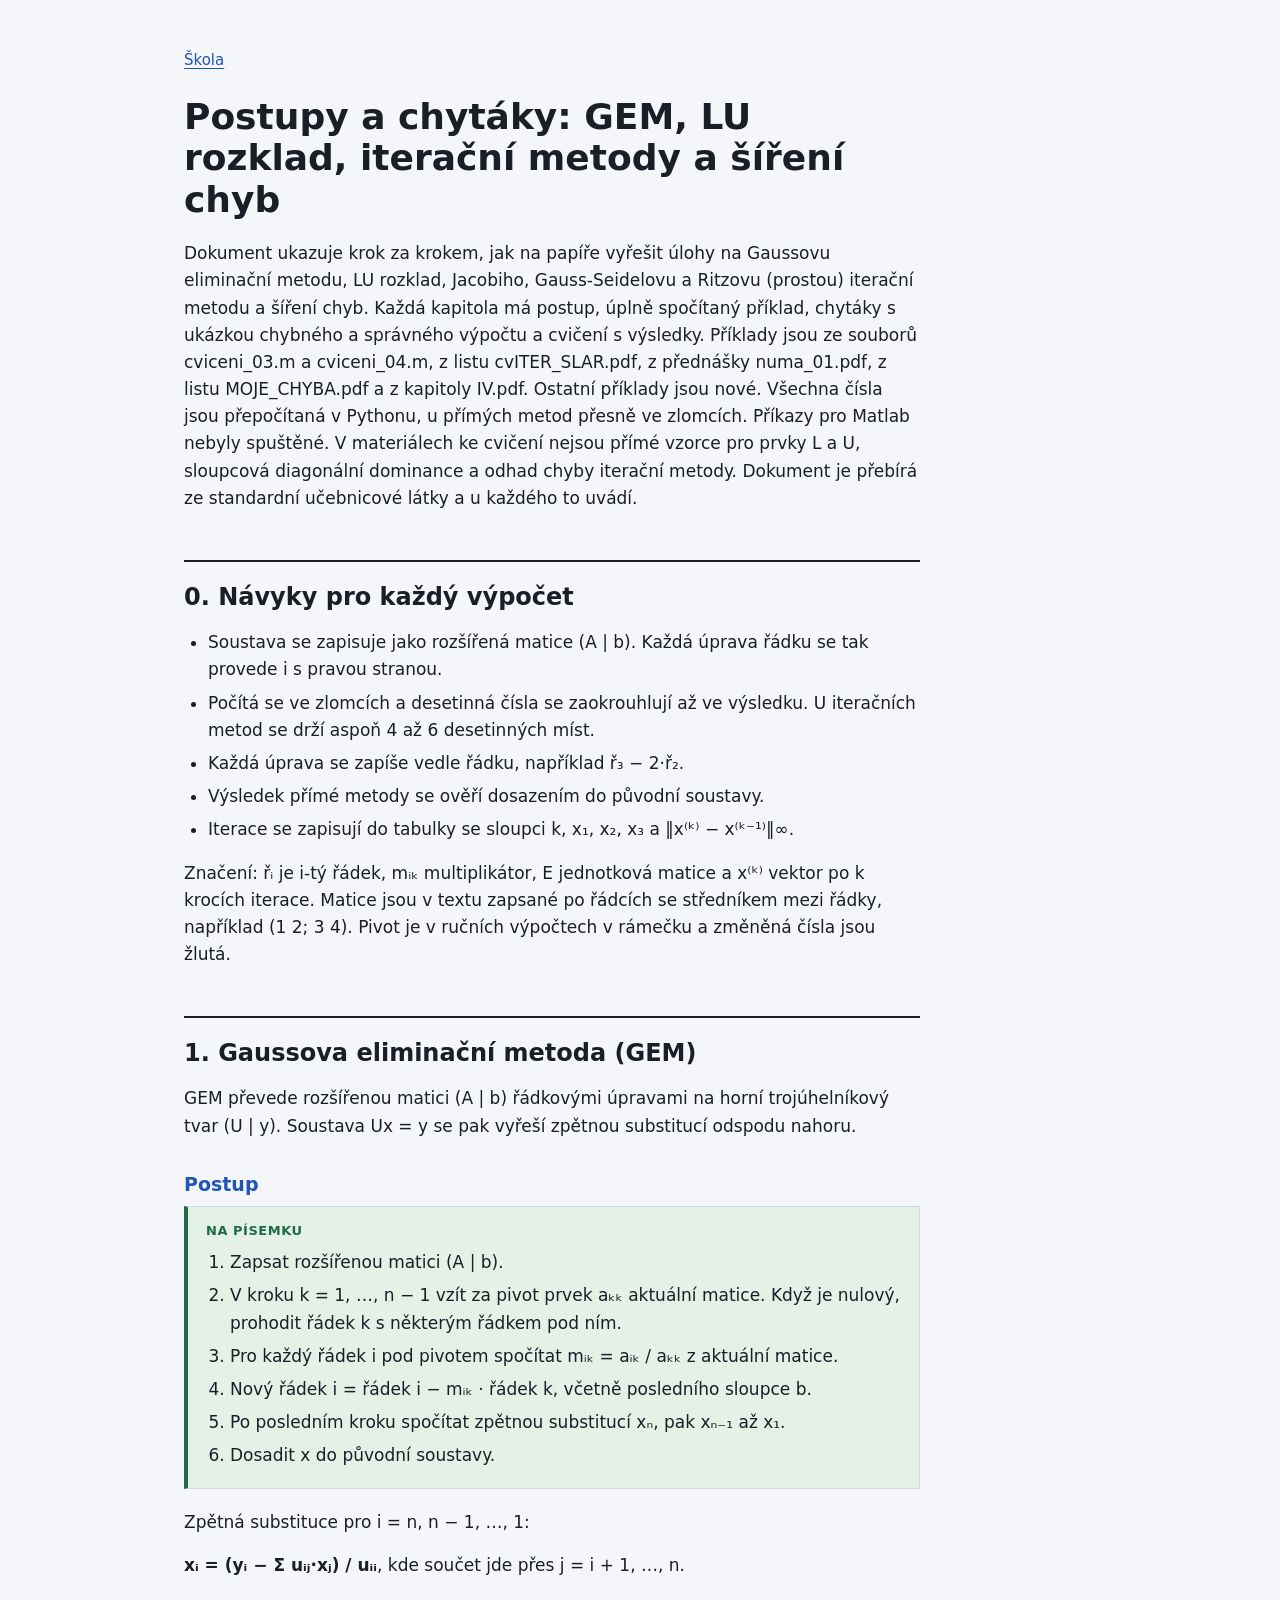
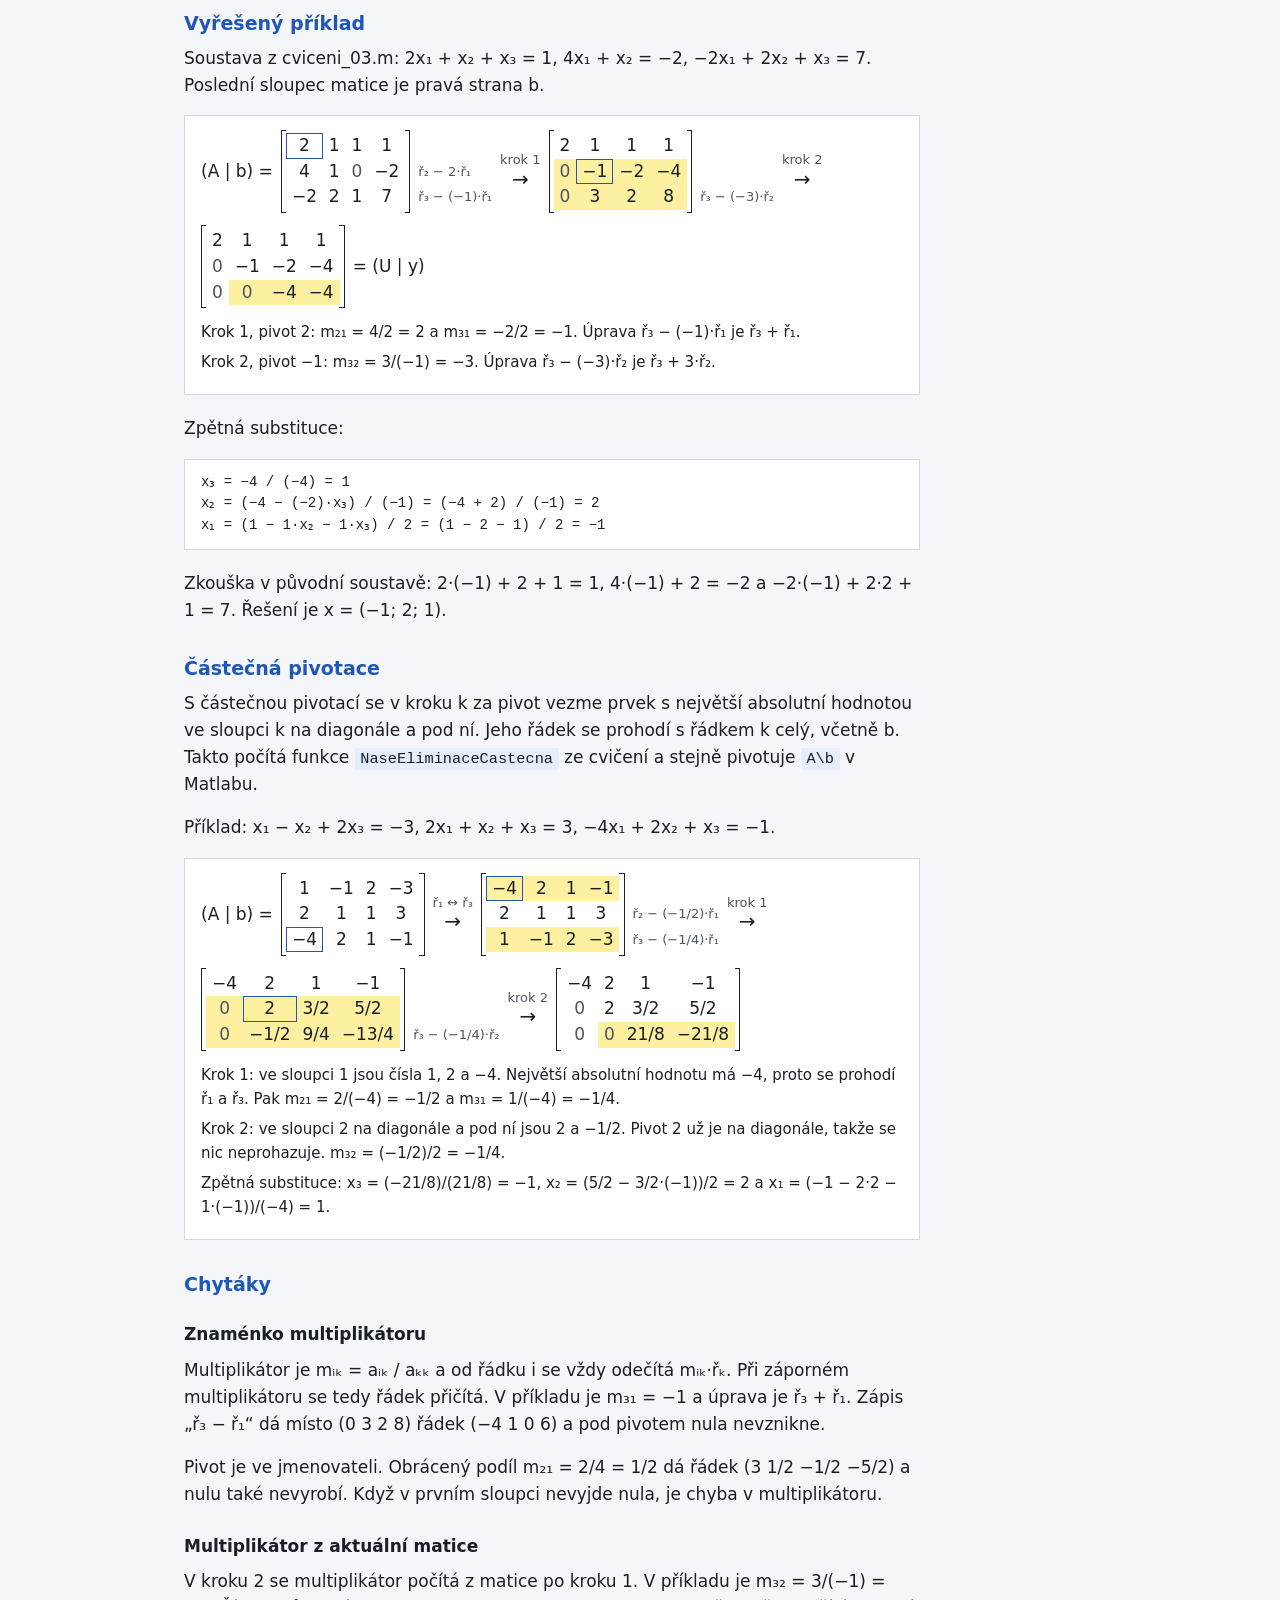
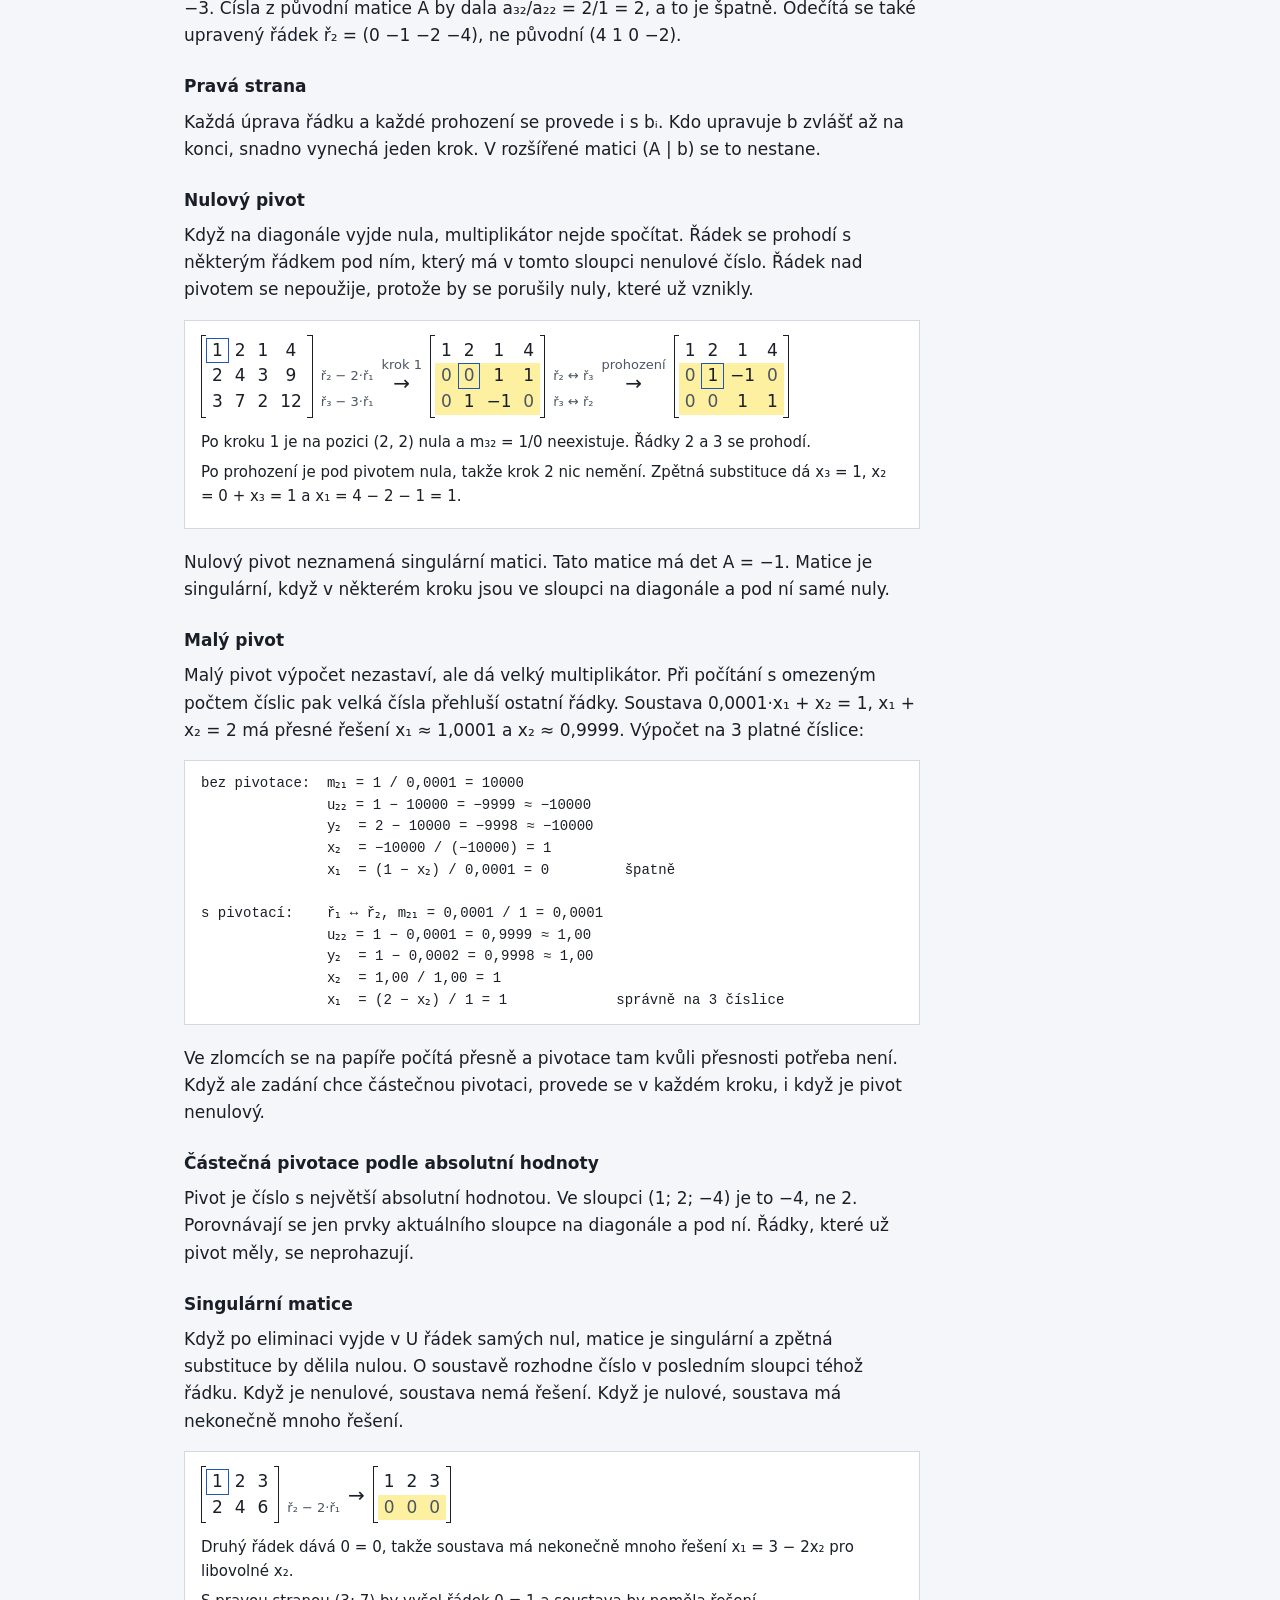
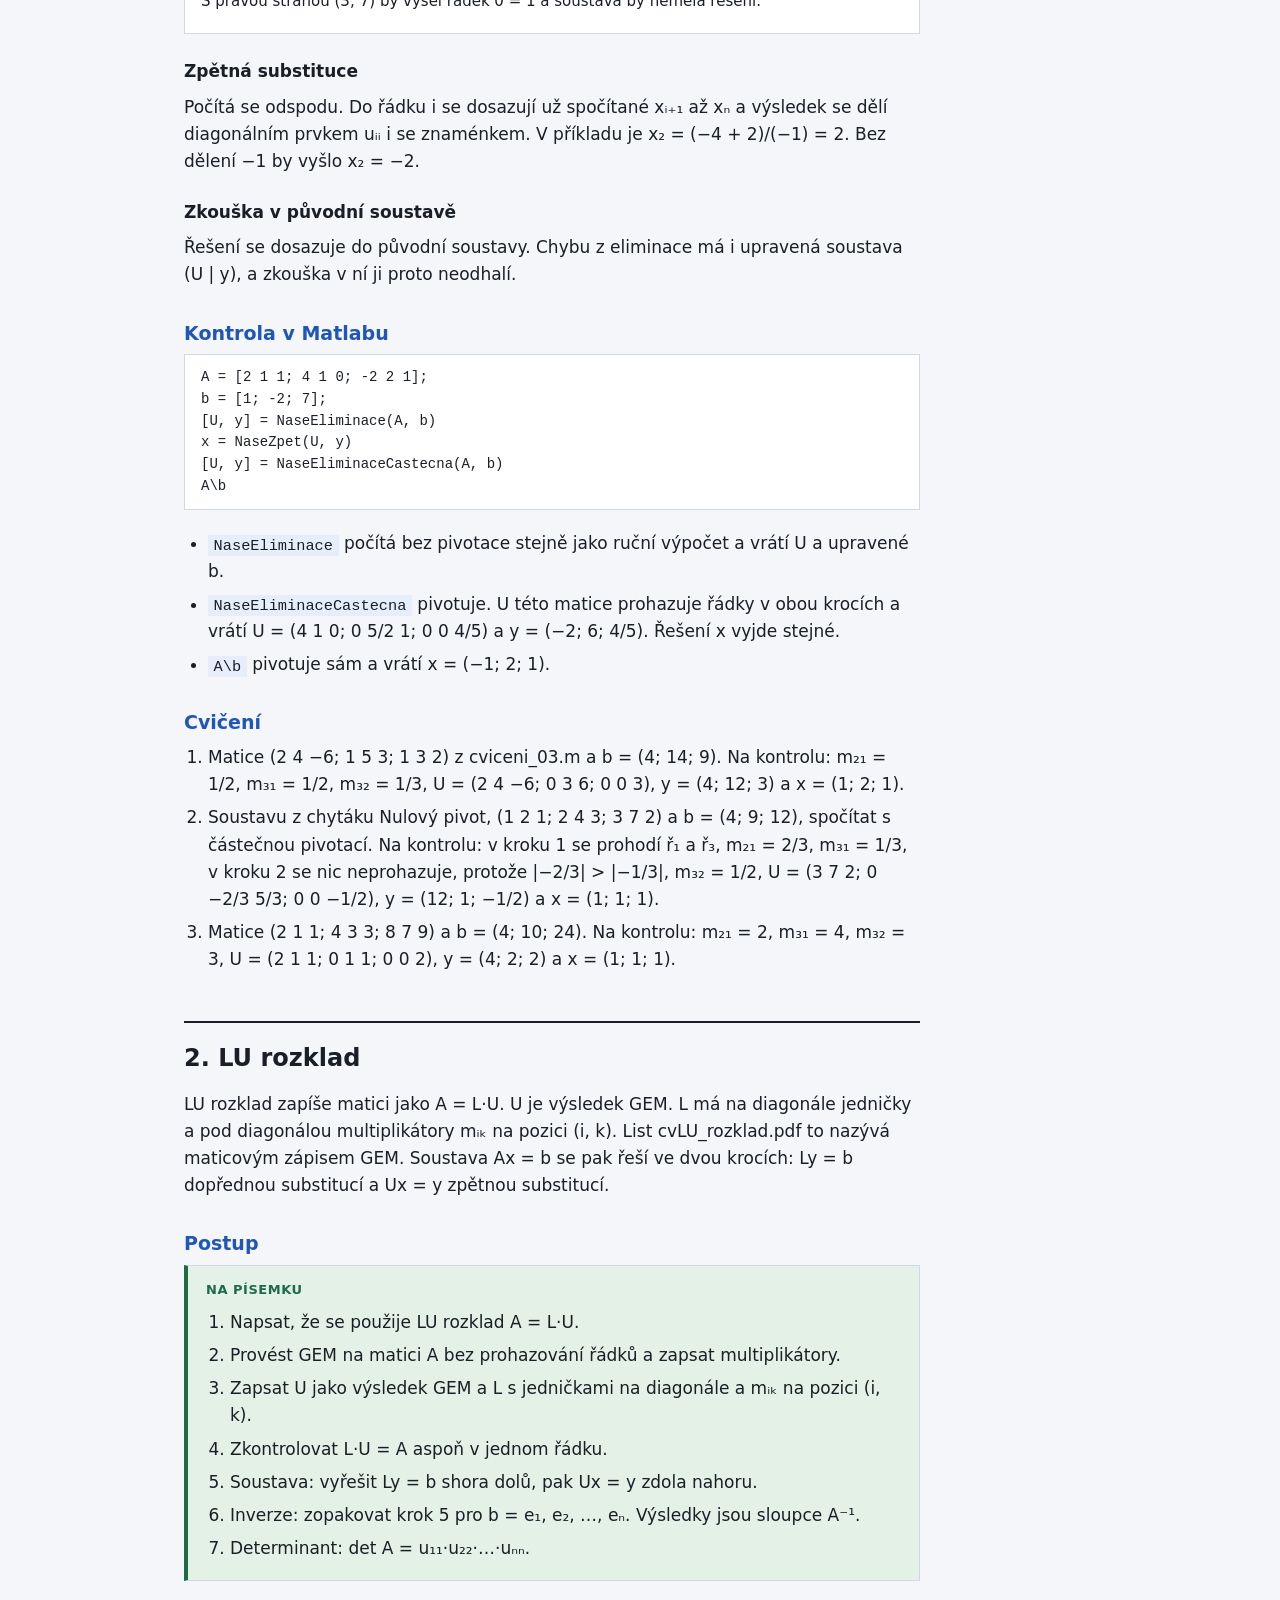
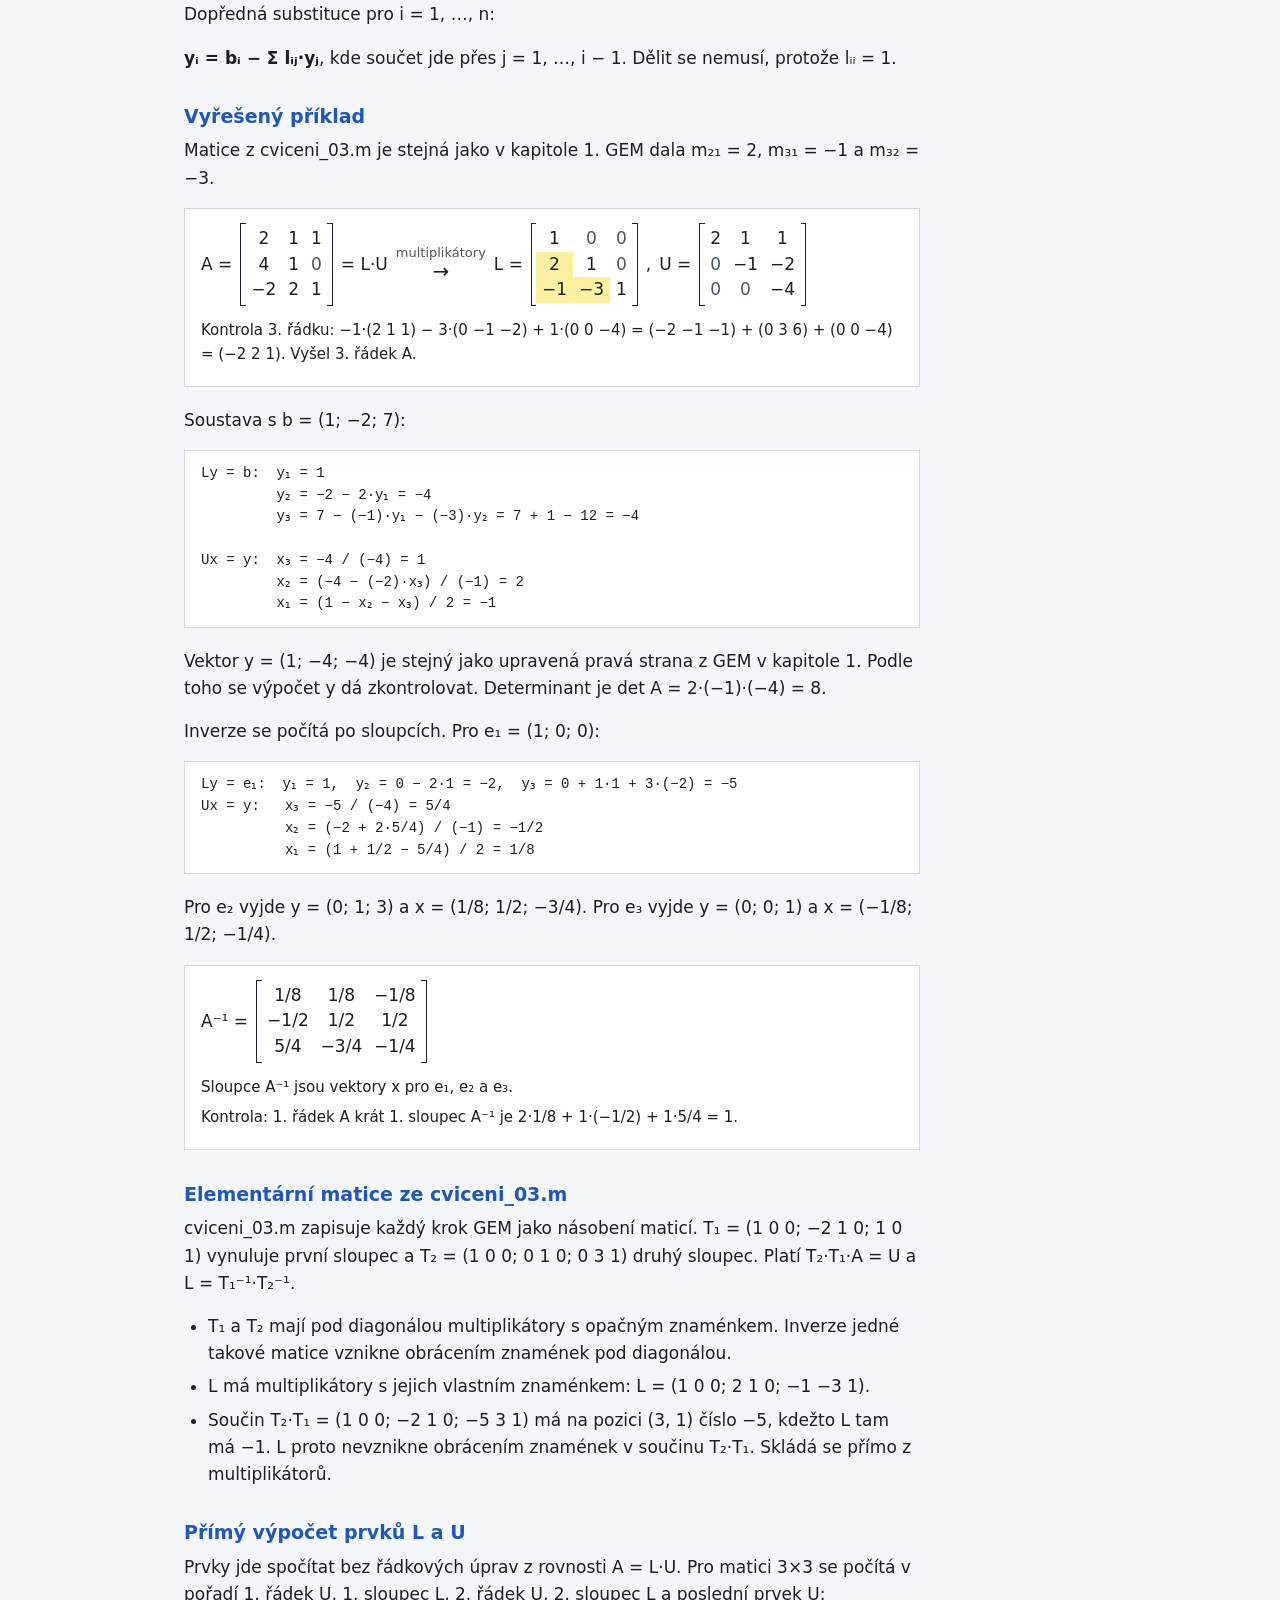
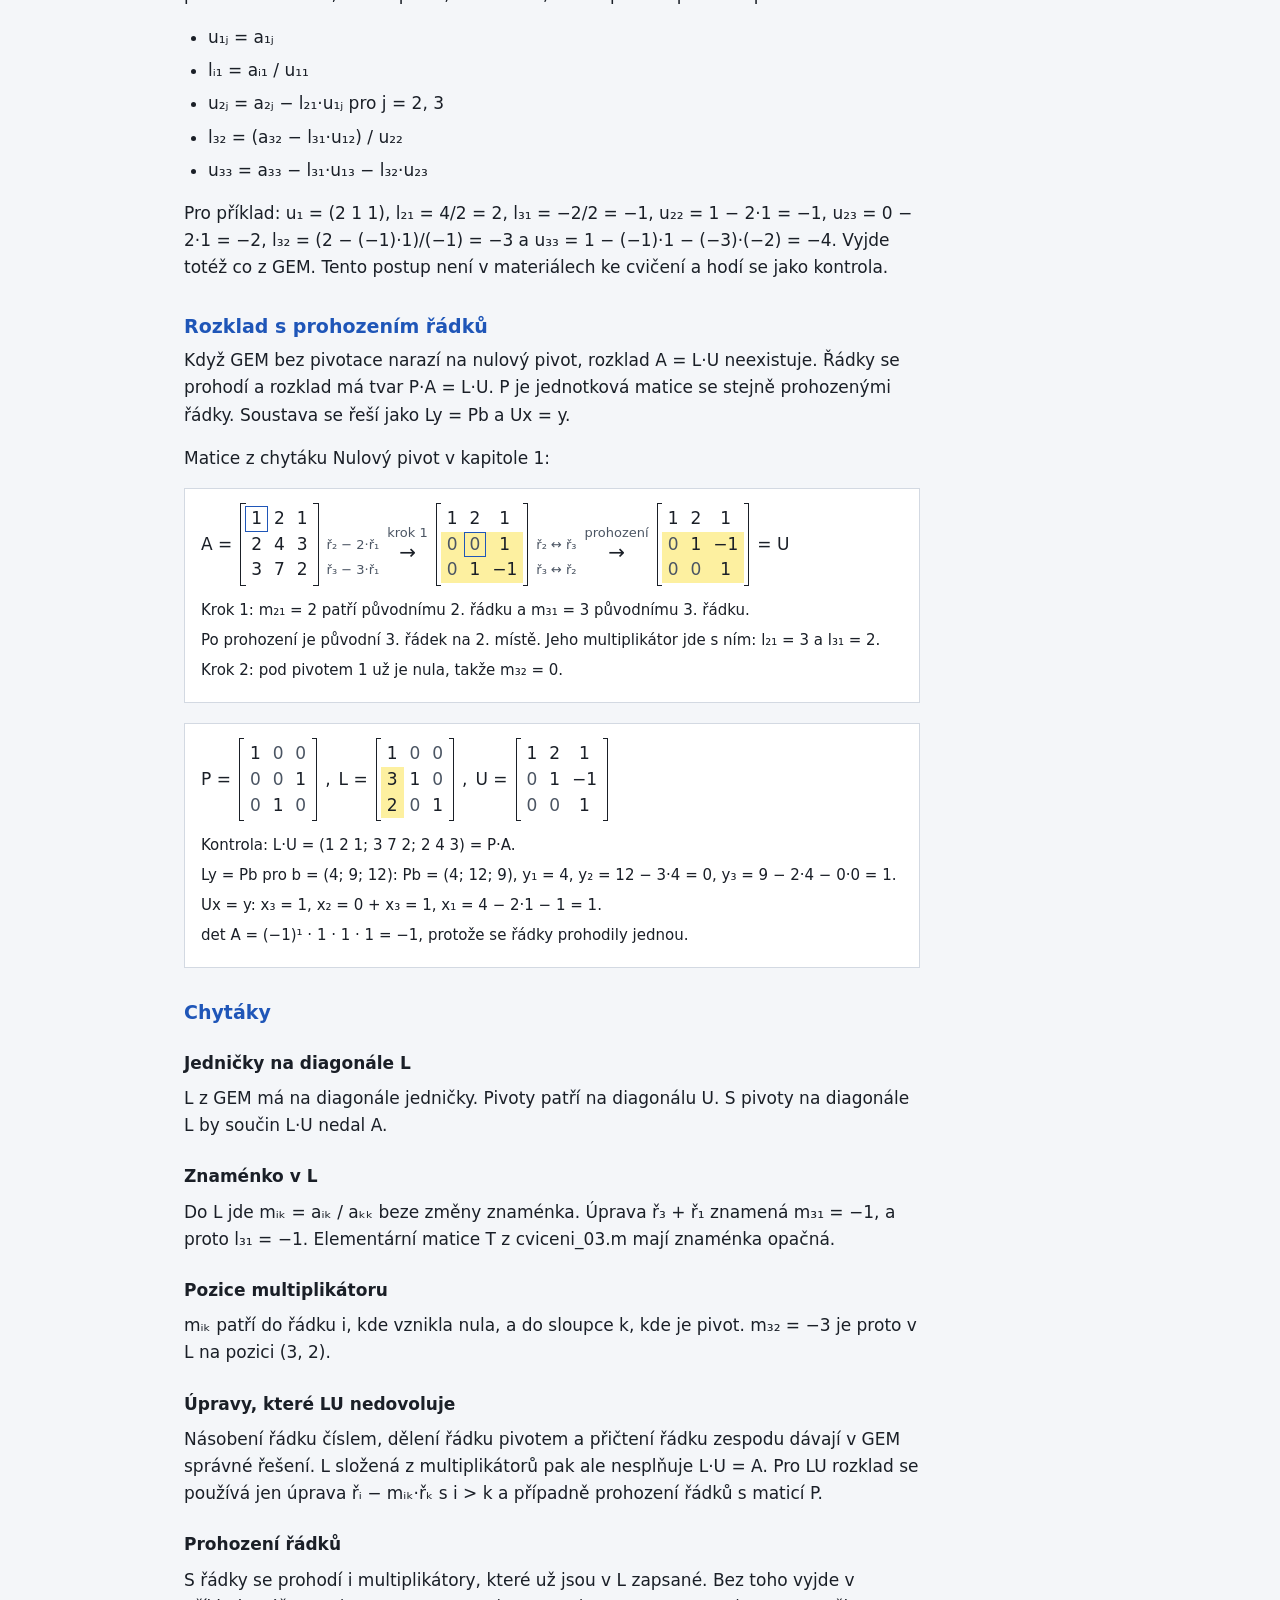
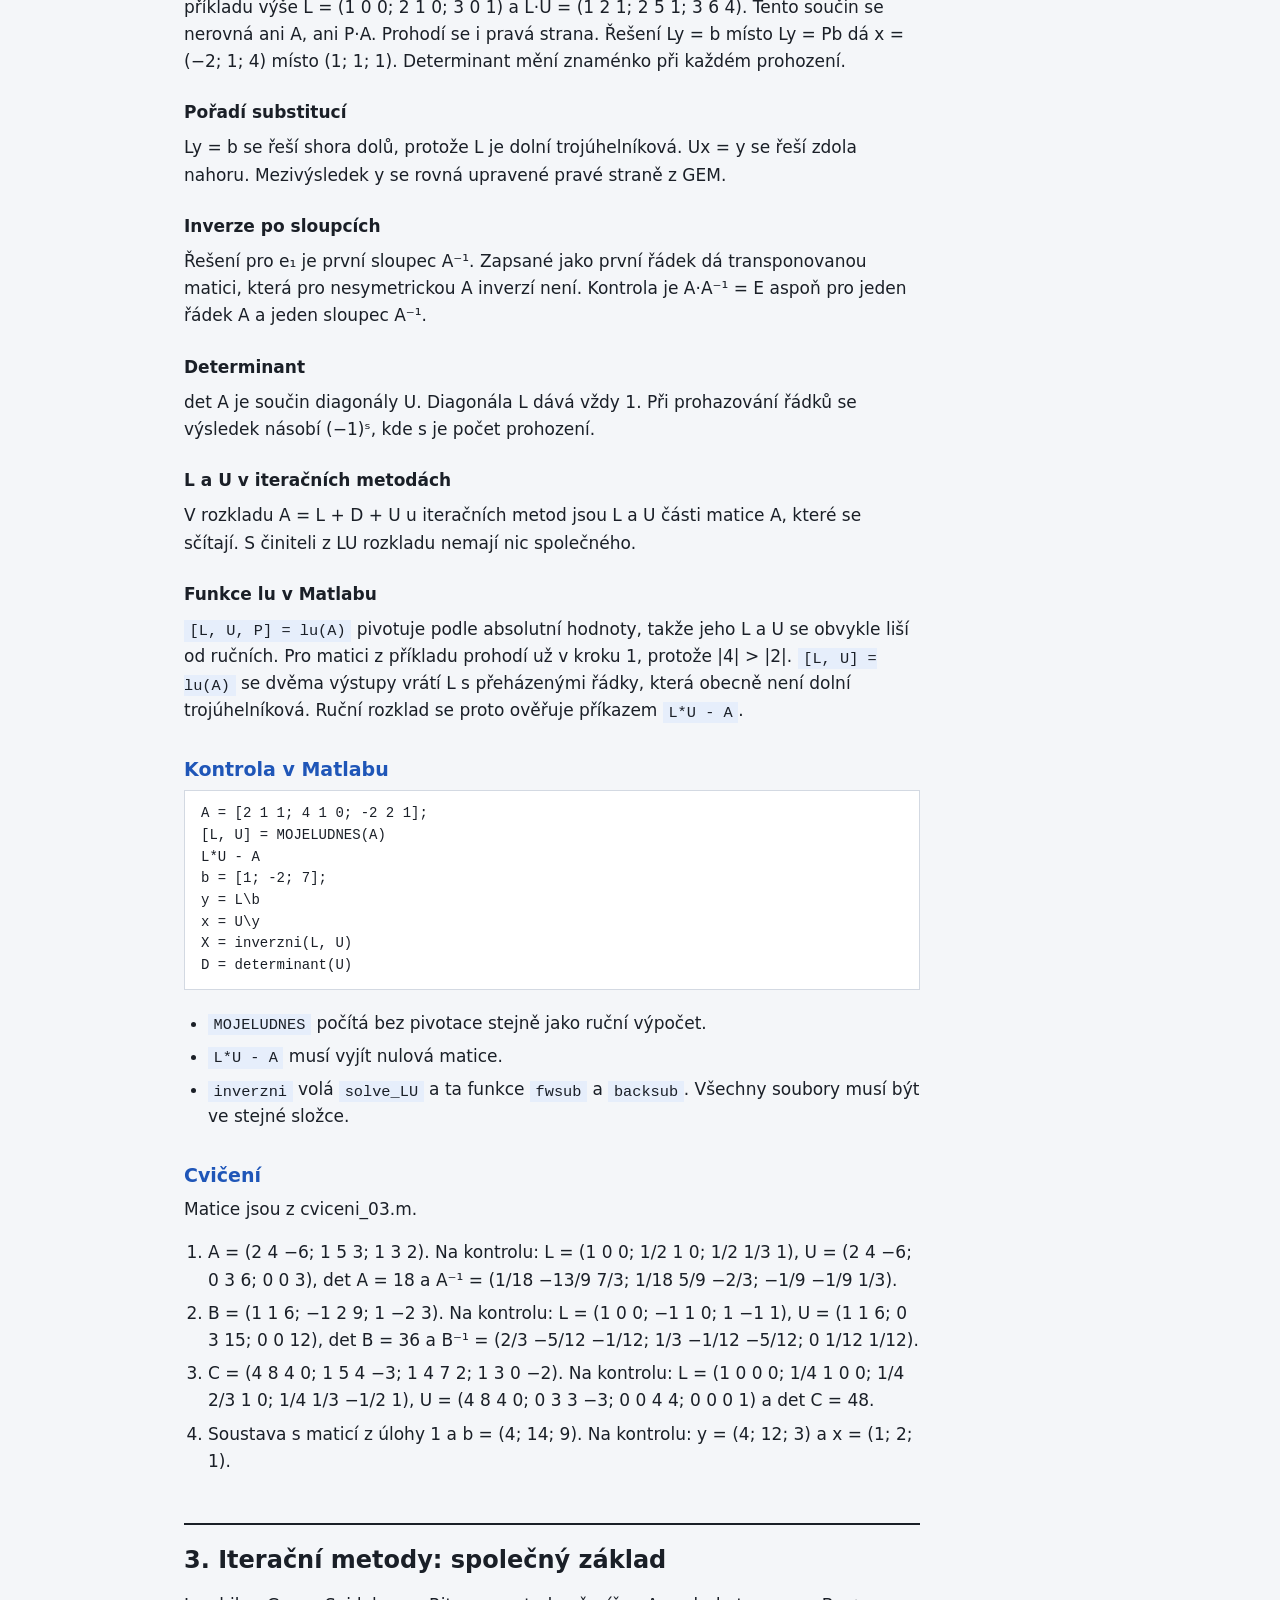
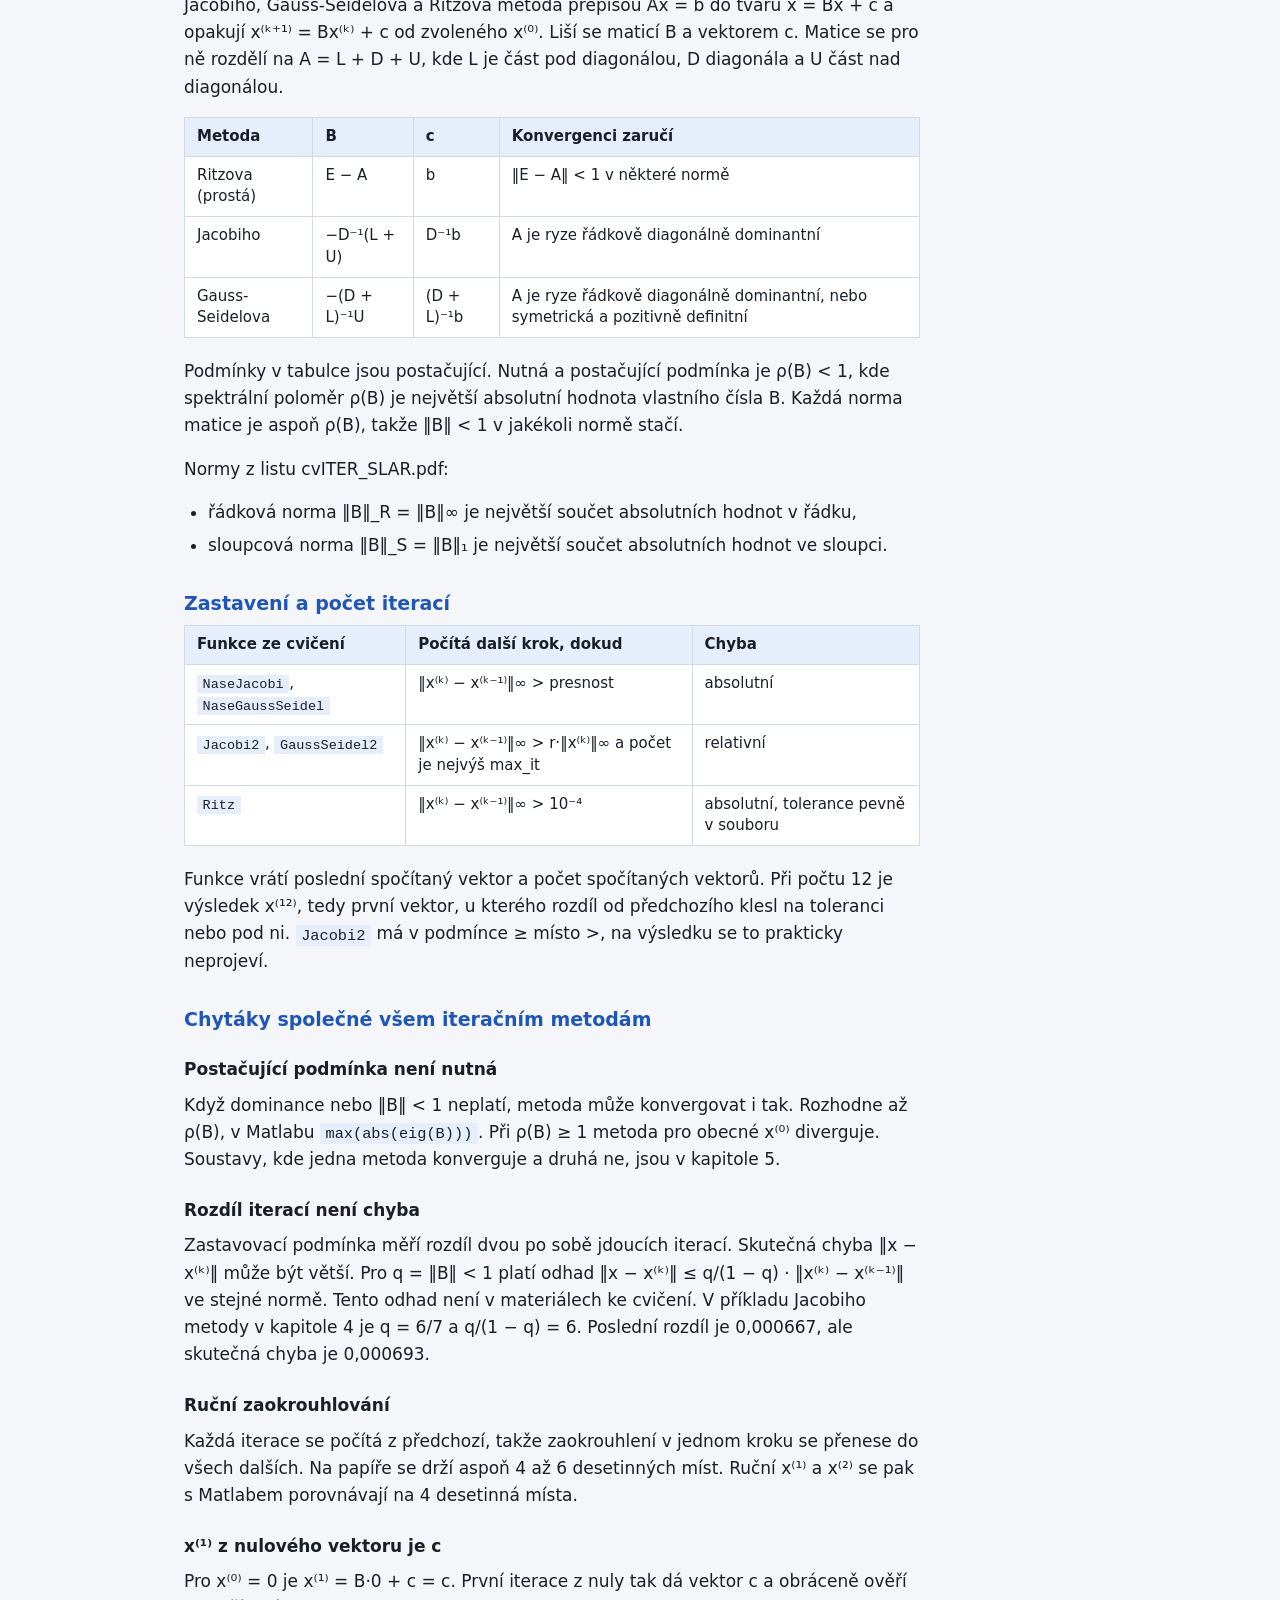
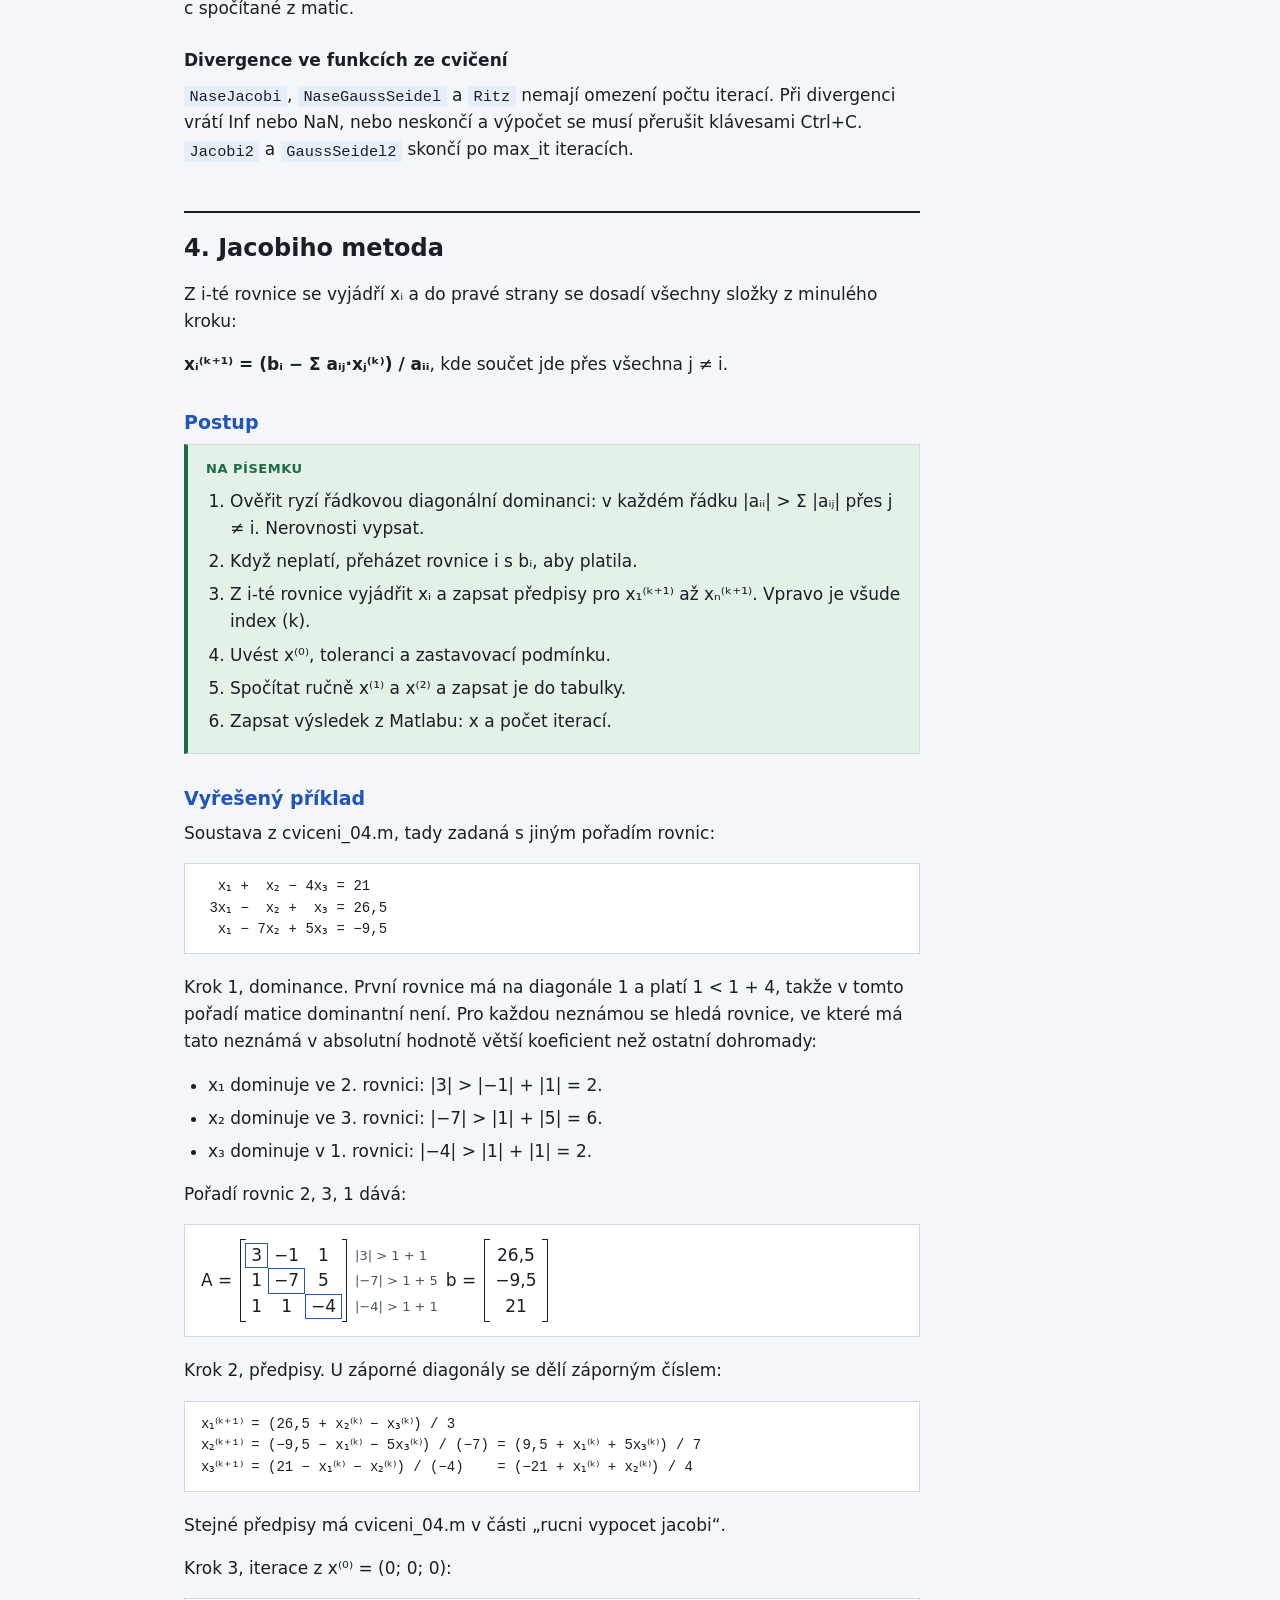
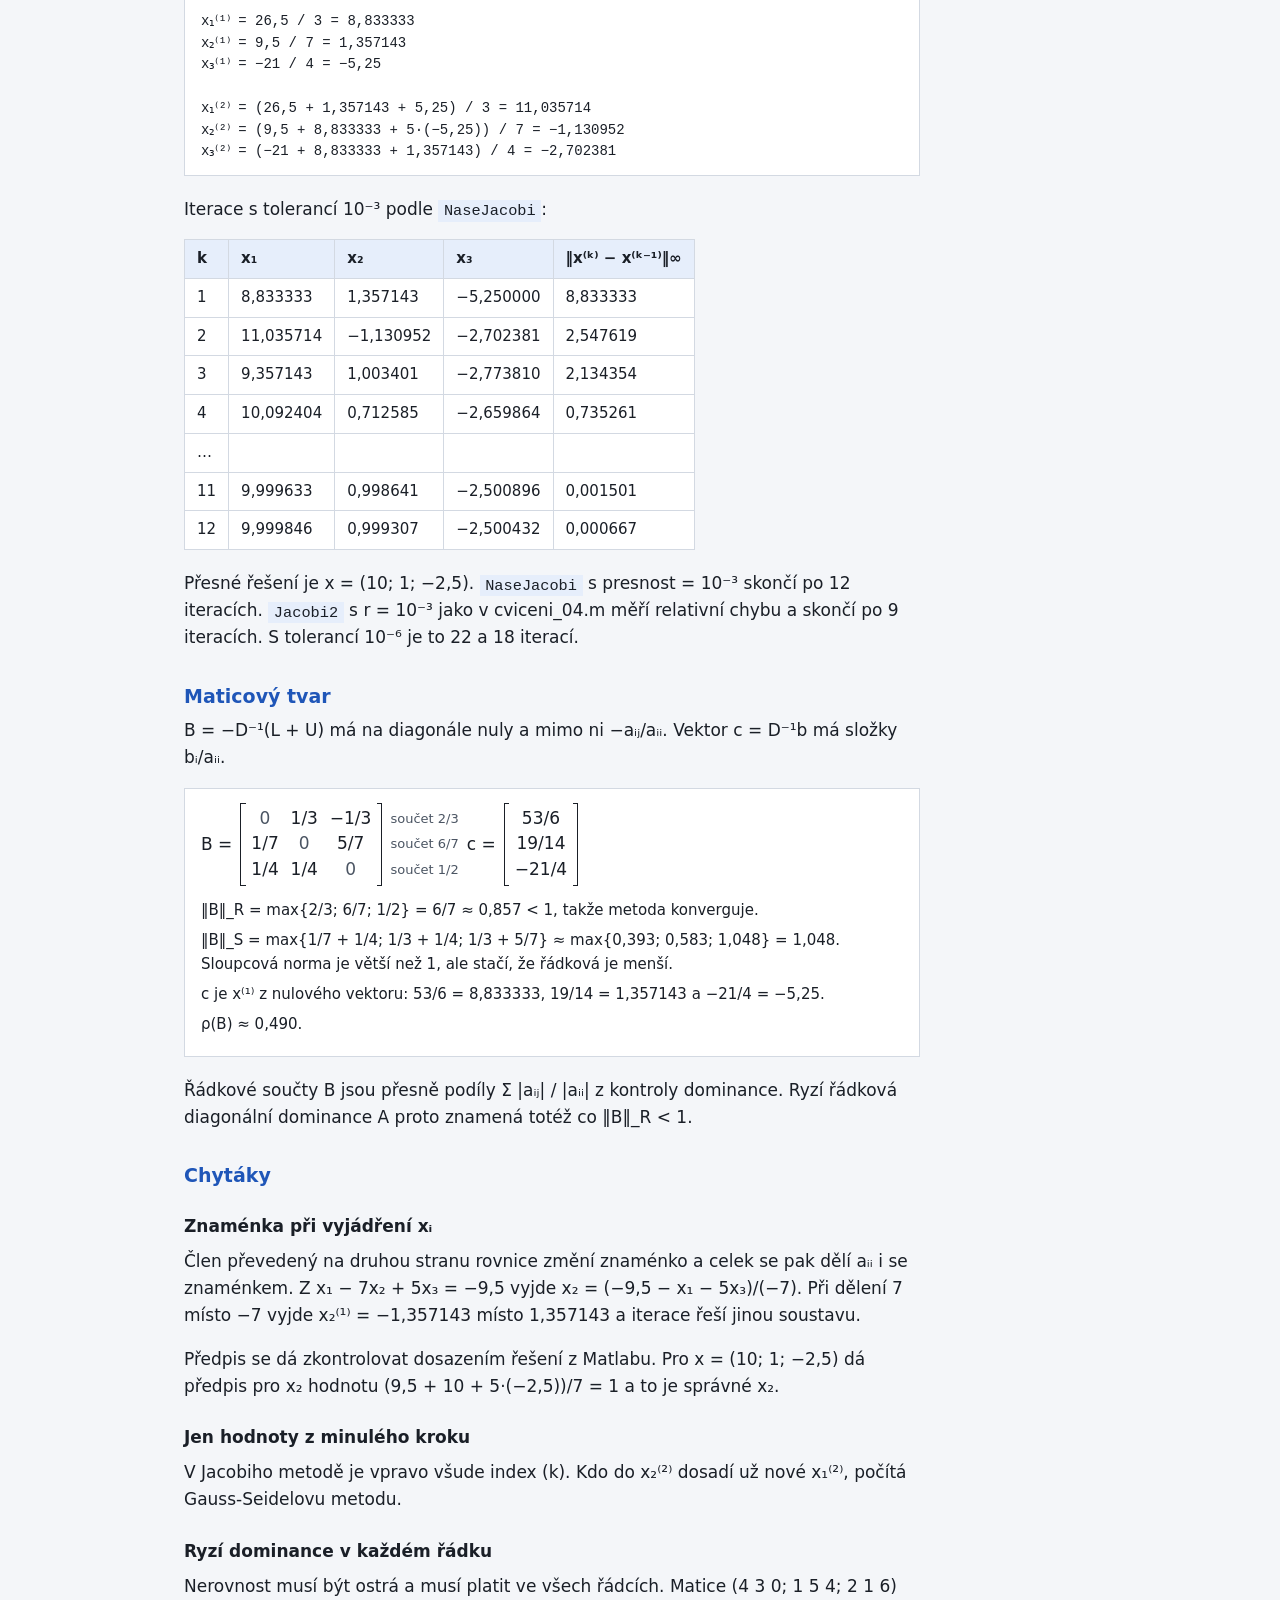
<file: numa/chyby-a-soustavy-rovnic/postupy.html>
<!doctype html>
<html lang="cs">
<head>
  <meta charset="utf-8">
  <meta name="viewport" content="width=device-width, initial-scale=1">
  <title>Postupy a chytáky – Chyby a soustavy rovnic</title>
  <link rel="stylesheet" href="../../assets/site.css">
</head>
<body>
  <main>
    <p class="crumb"><a href="../../">Škola</a></p>
    <article class="doc" id="doc">Načítá se…</article>
  </main>
  <script src="../../assets/md.js"></script>
  <script>
    fetch("postupy.md")
      .then((r) => r.ok ? r.text() : Promise.reject(r.status))
      .then((text) => { document.getElementById("doc").innerHTML = renderMarkdown(text); })
      .catch(() => { document.getElementById("doc").textContent = "Průvodce se nepodařilo načíst. Stránka se musí otevřít přes server, ne přímo ze souboru."; });
  </script>
</body>
</html>
</file>
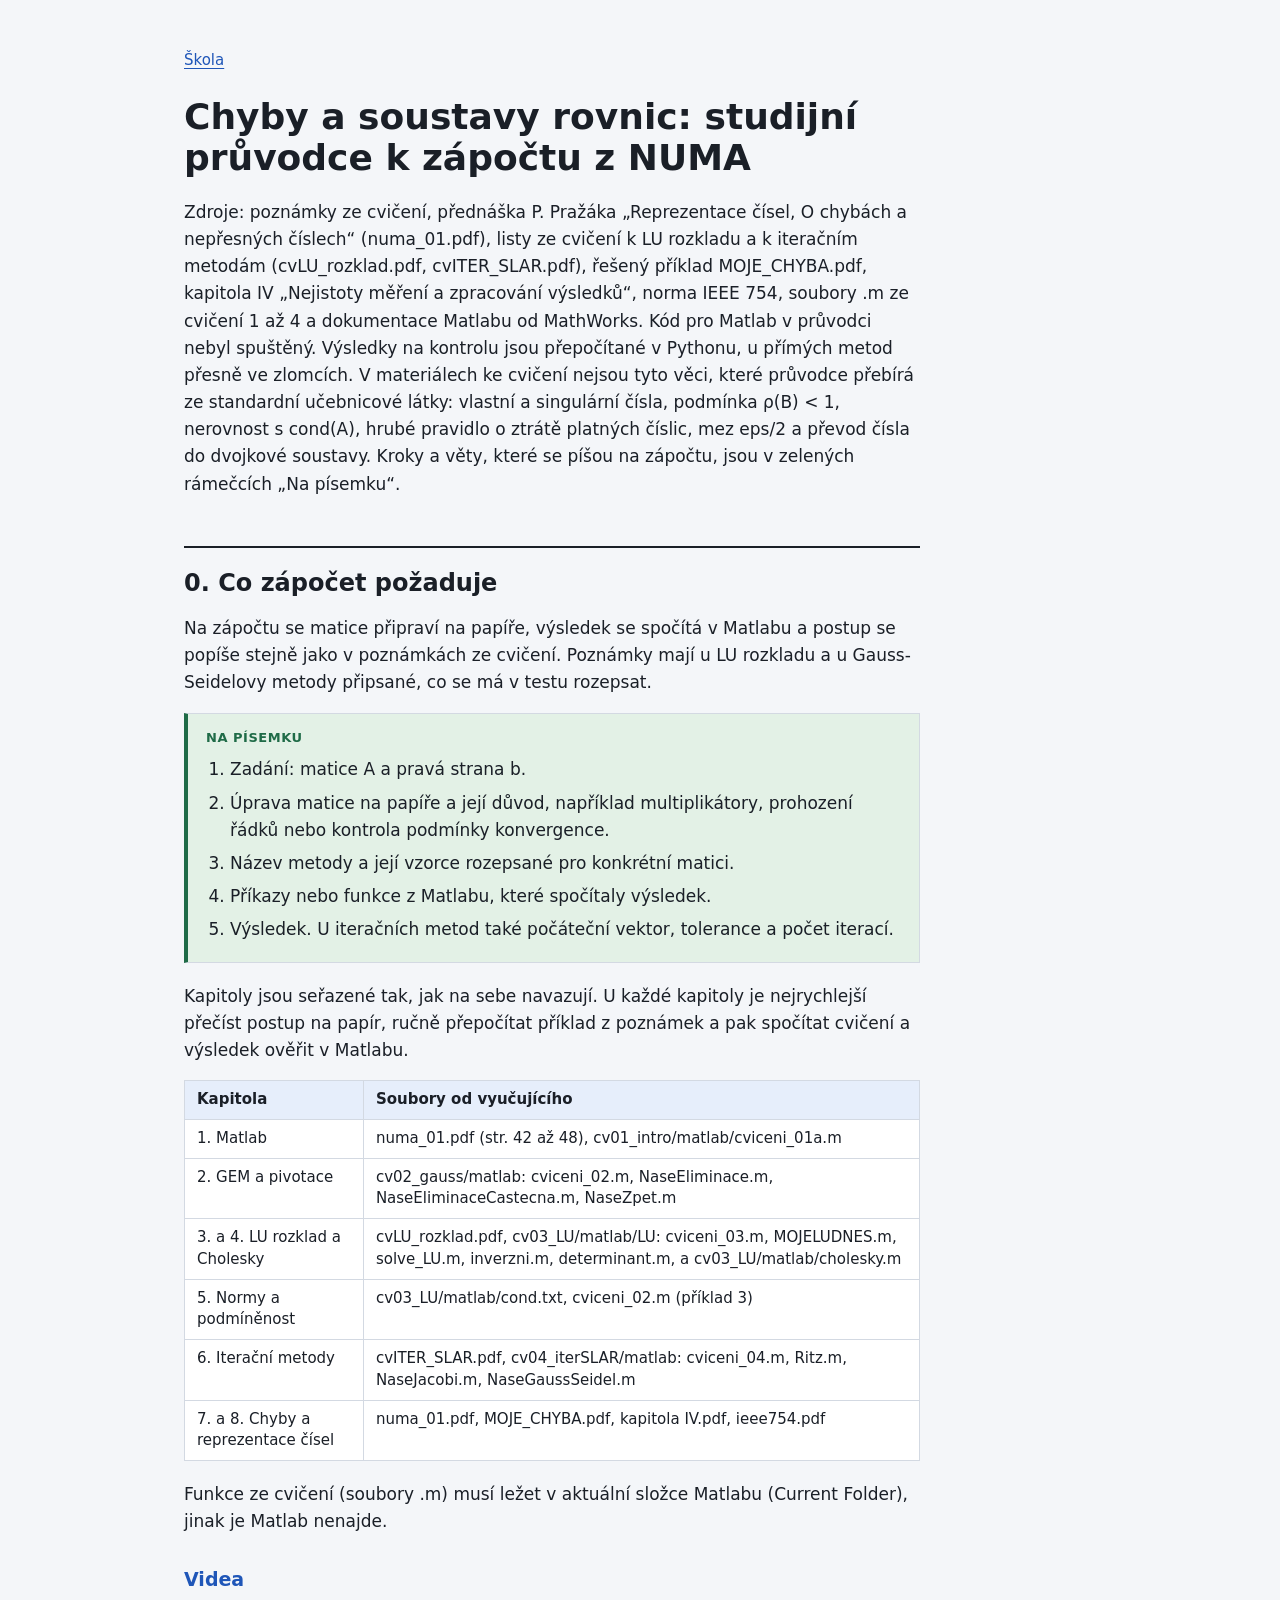
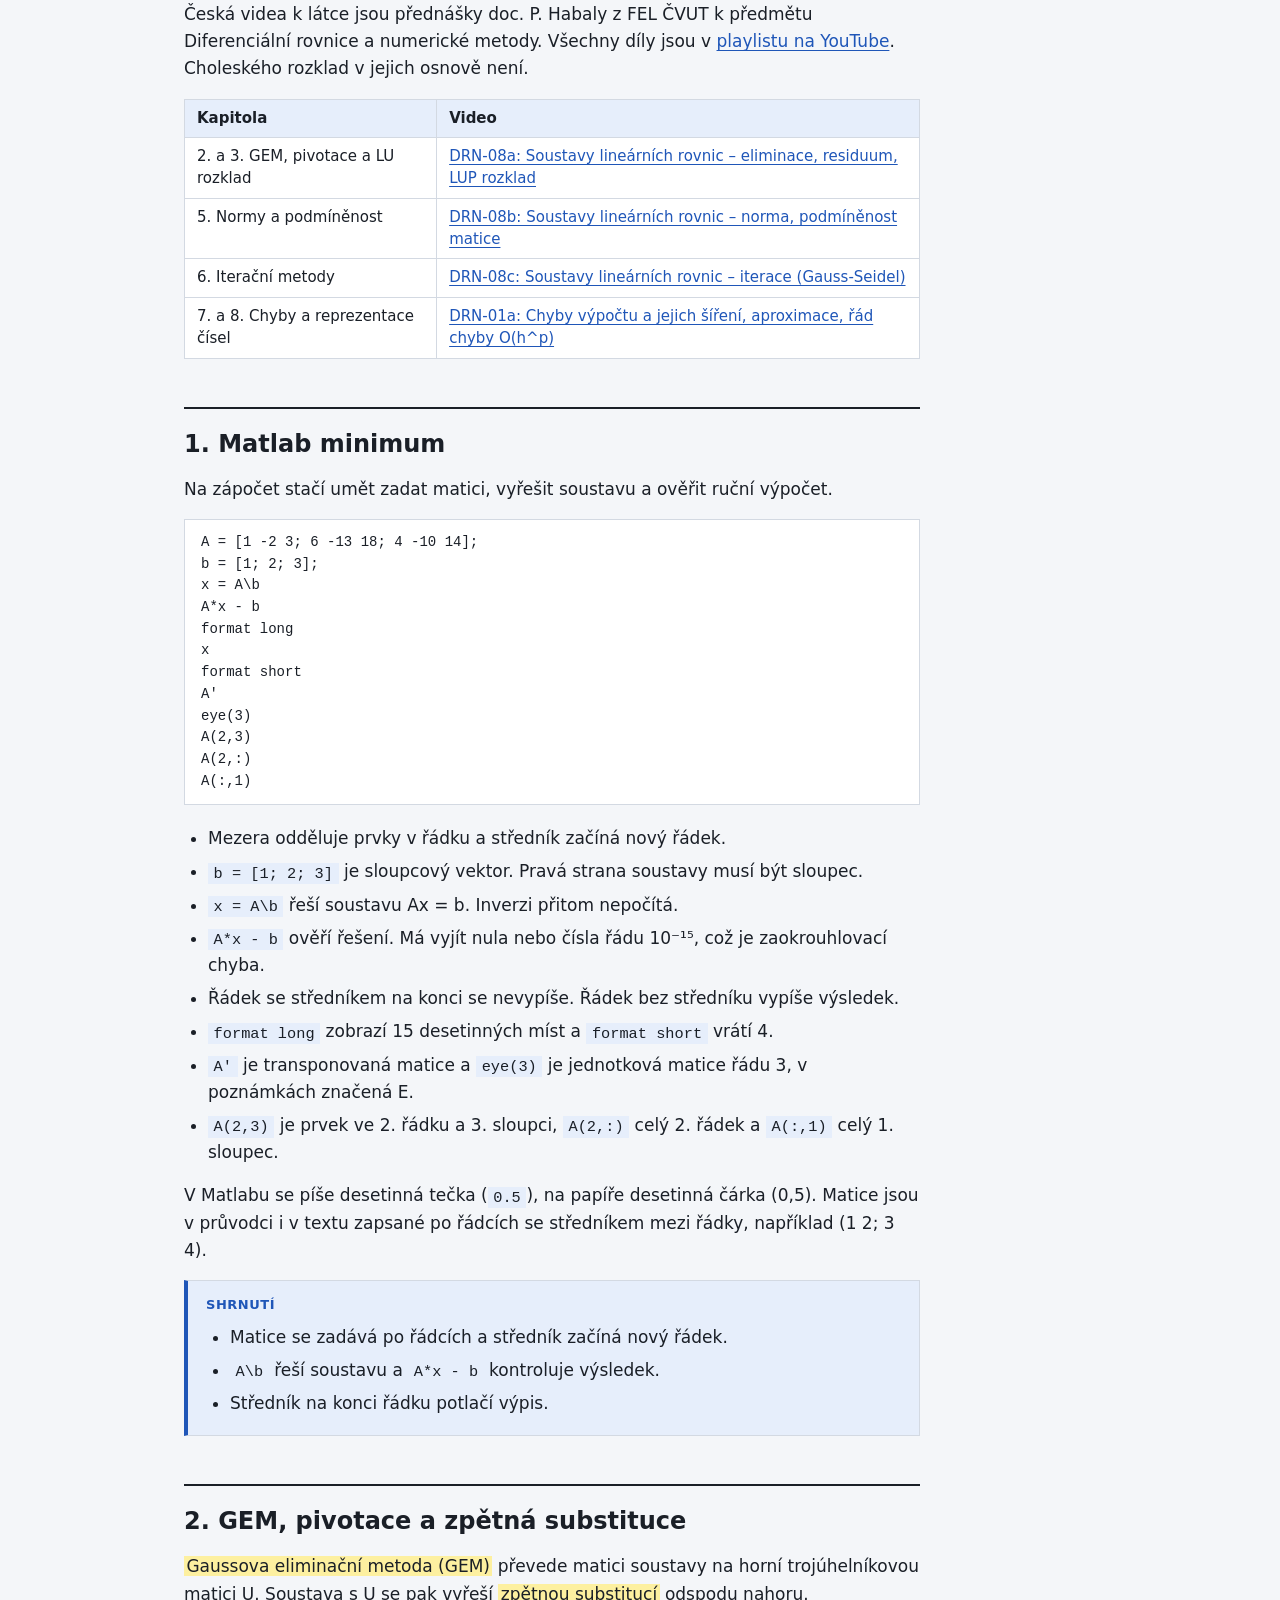
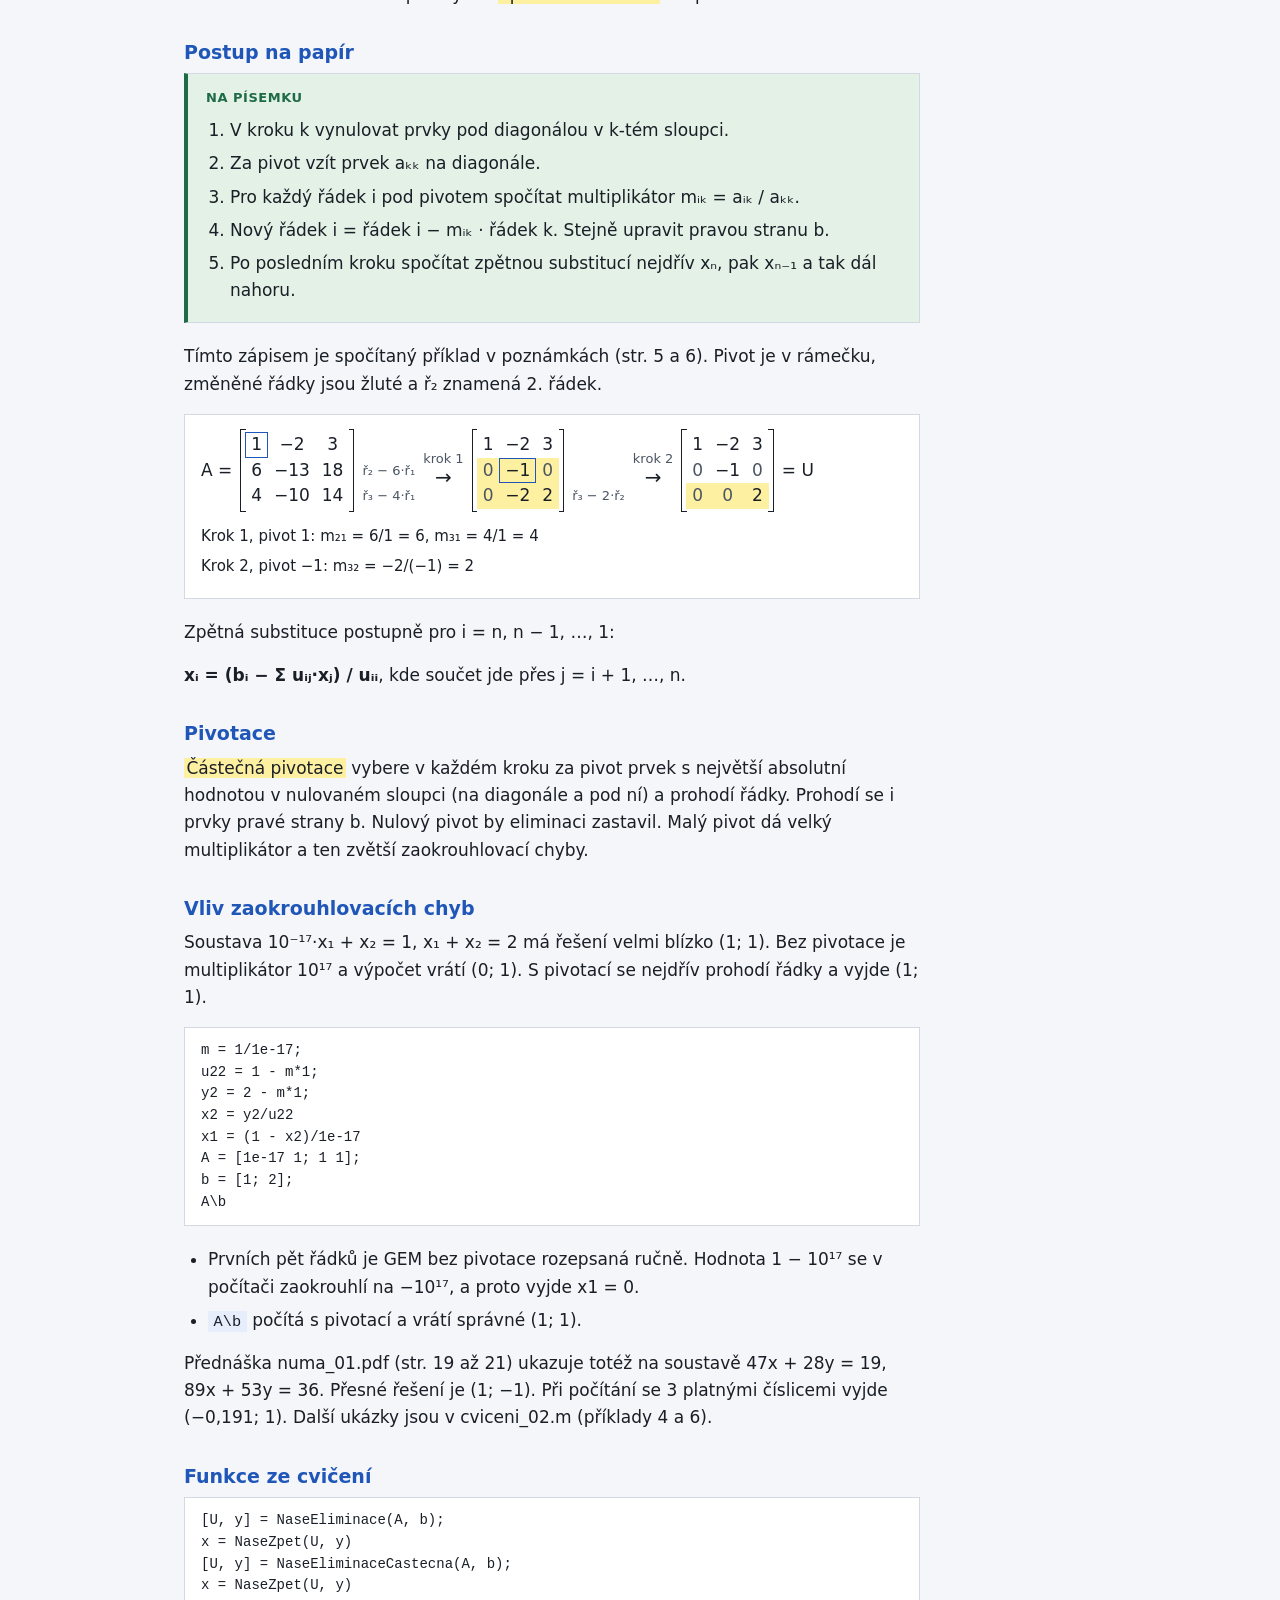
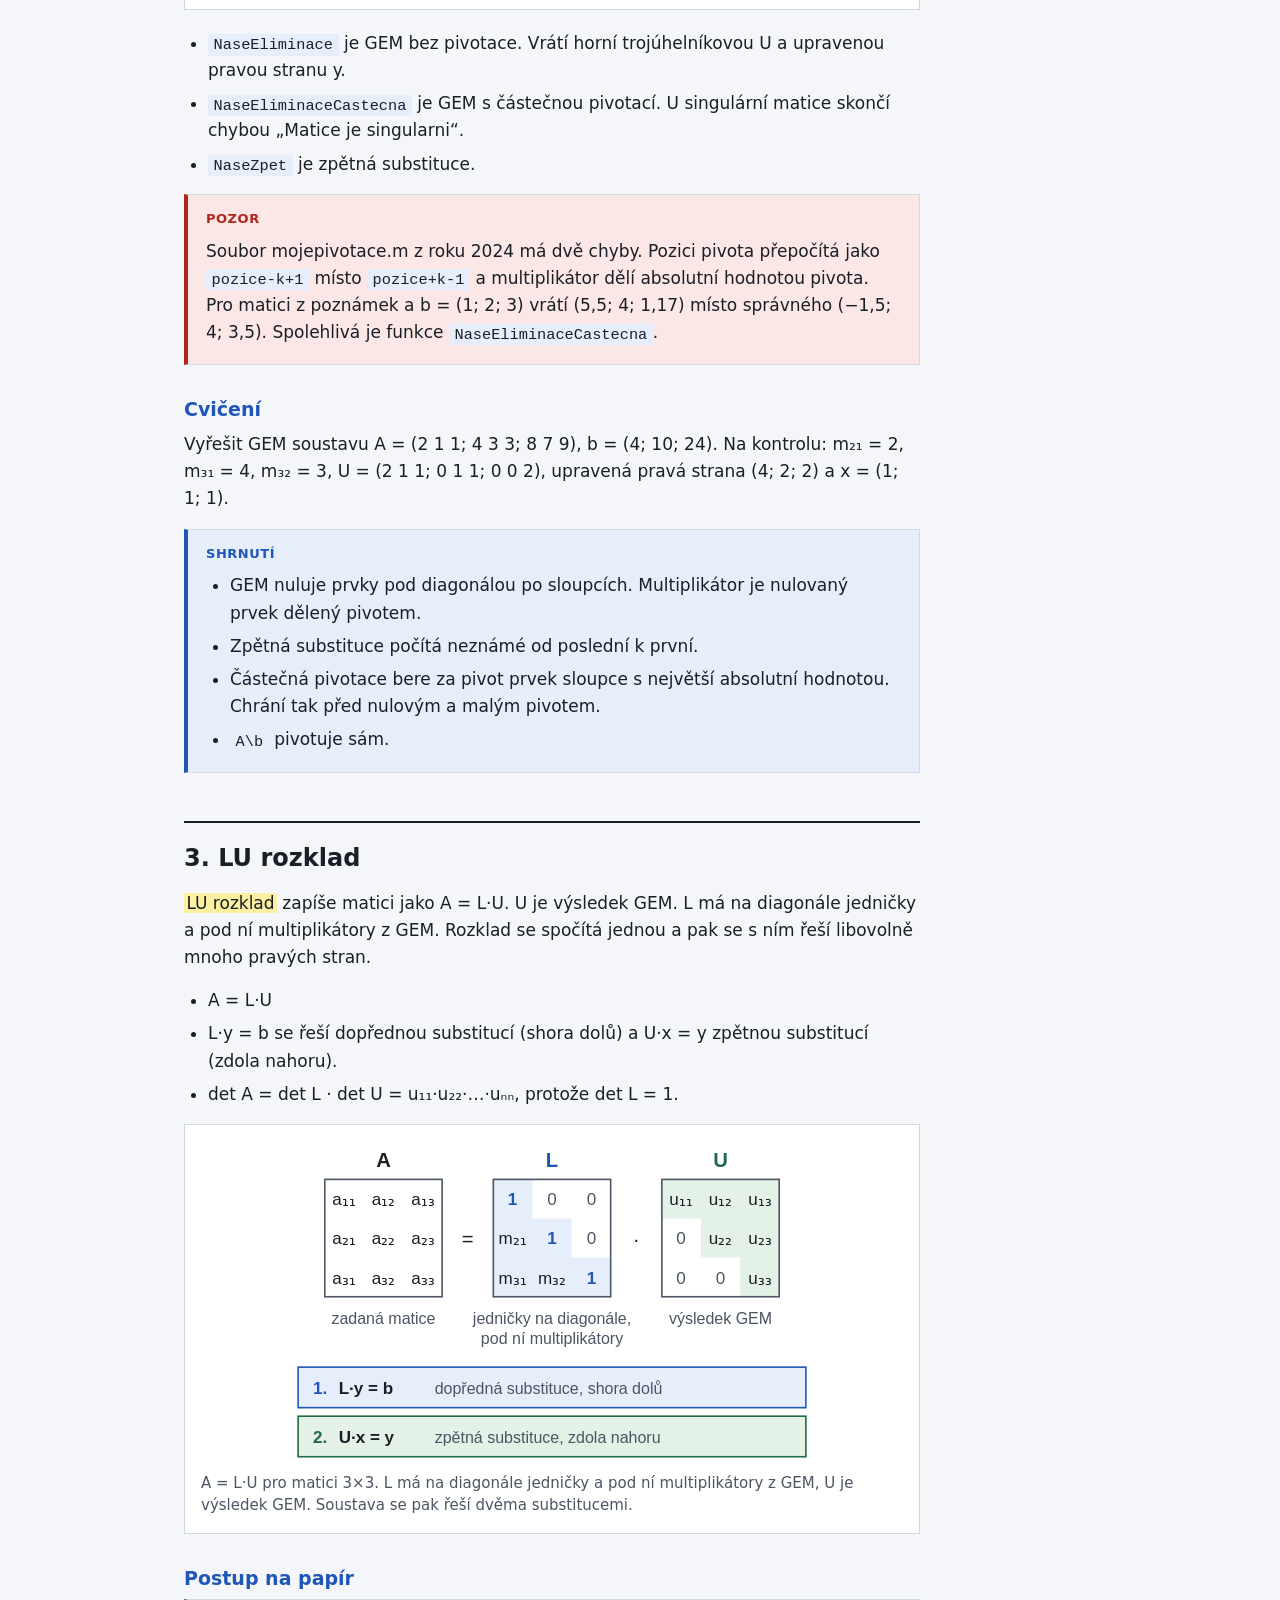
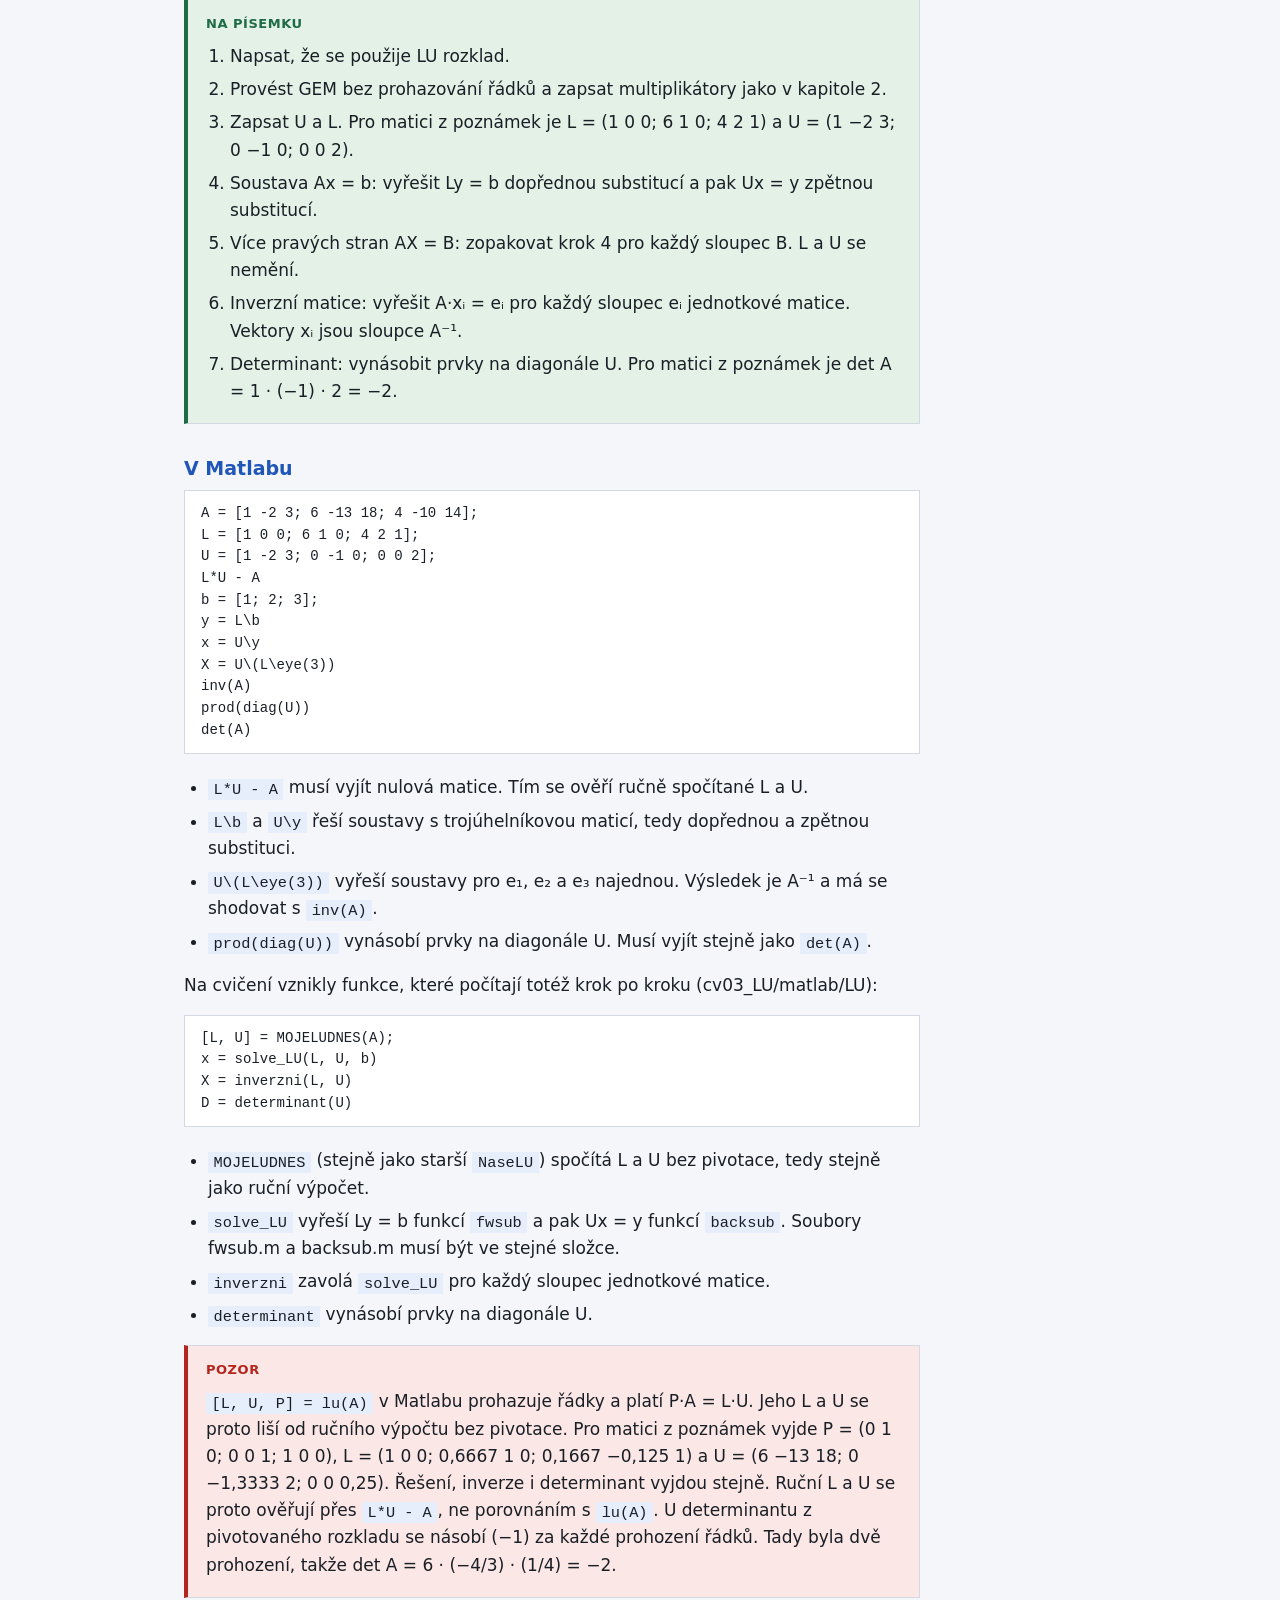
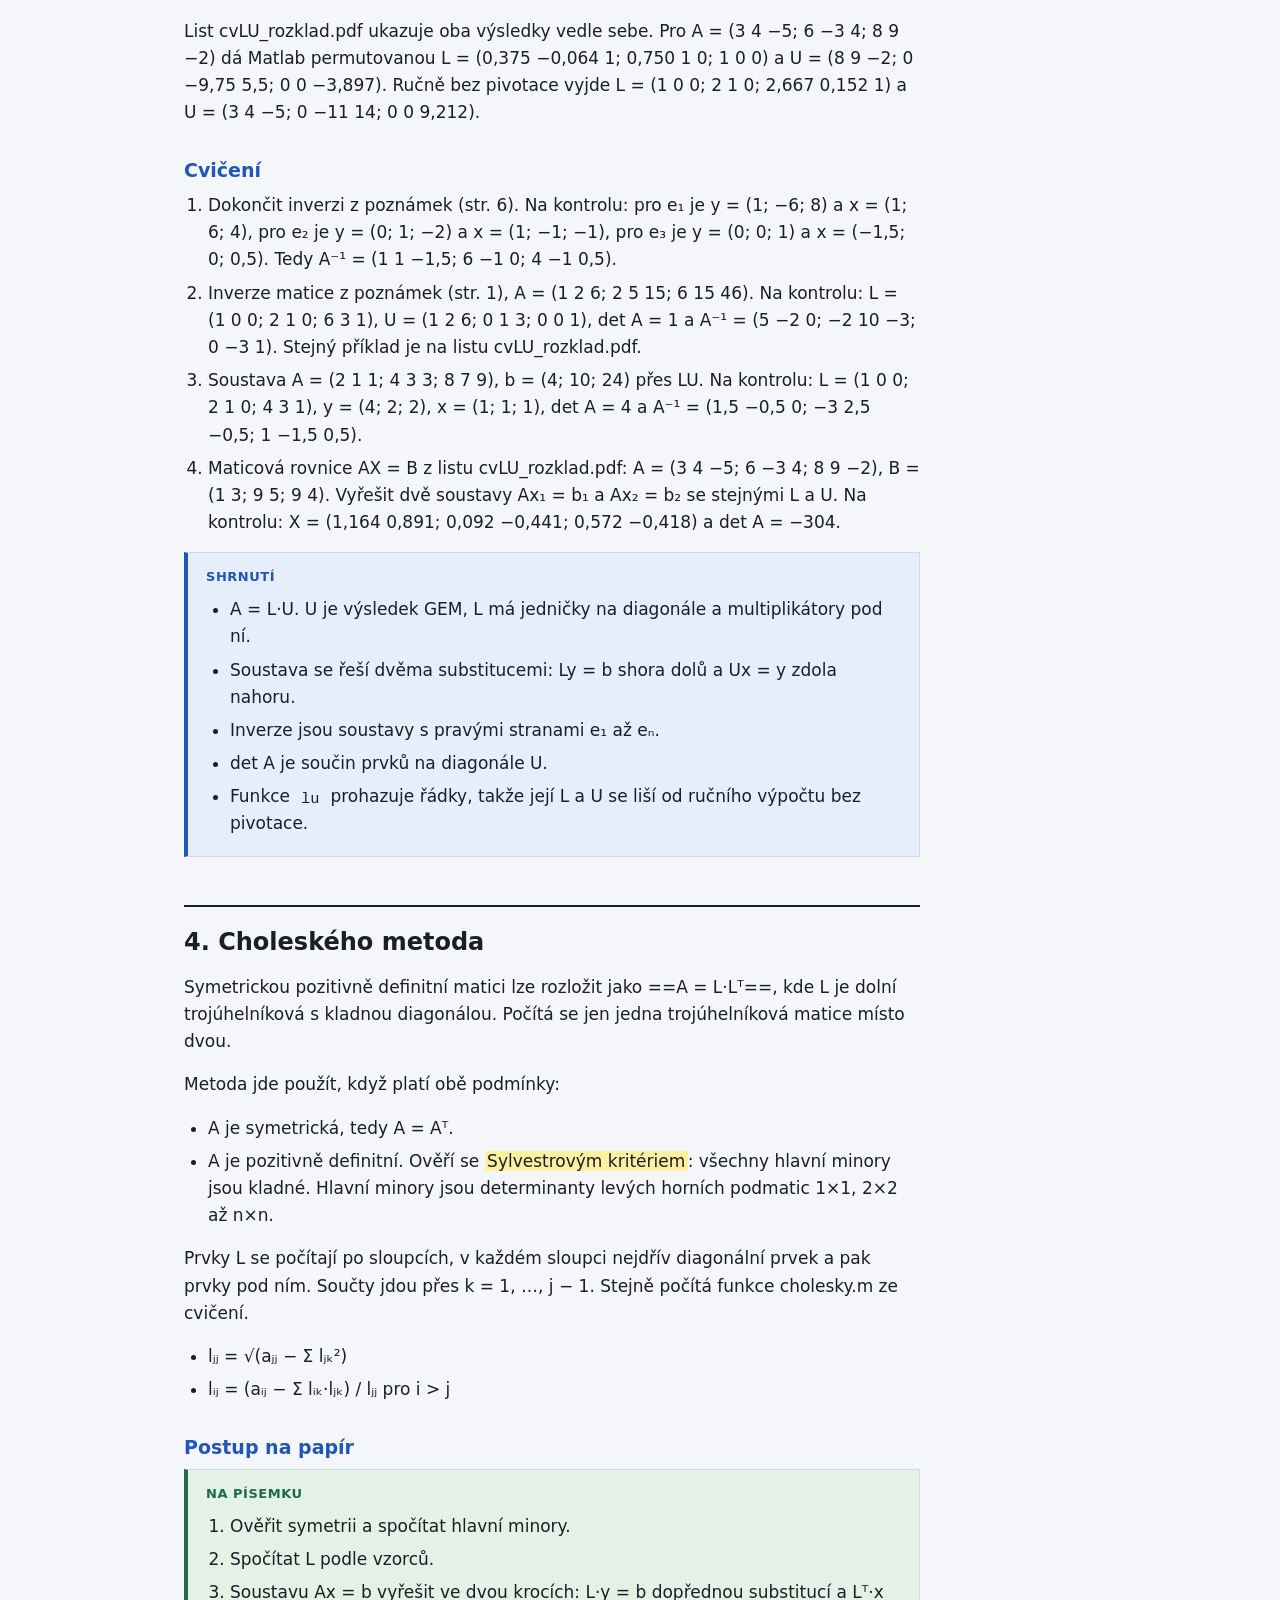
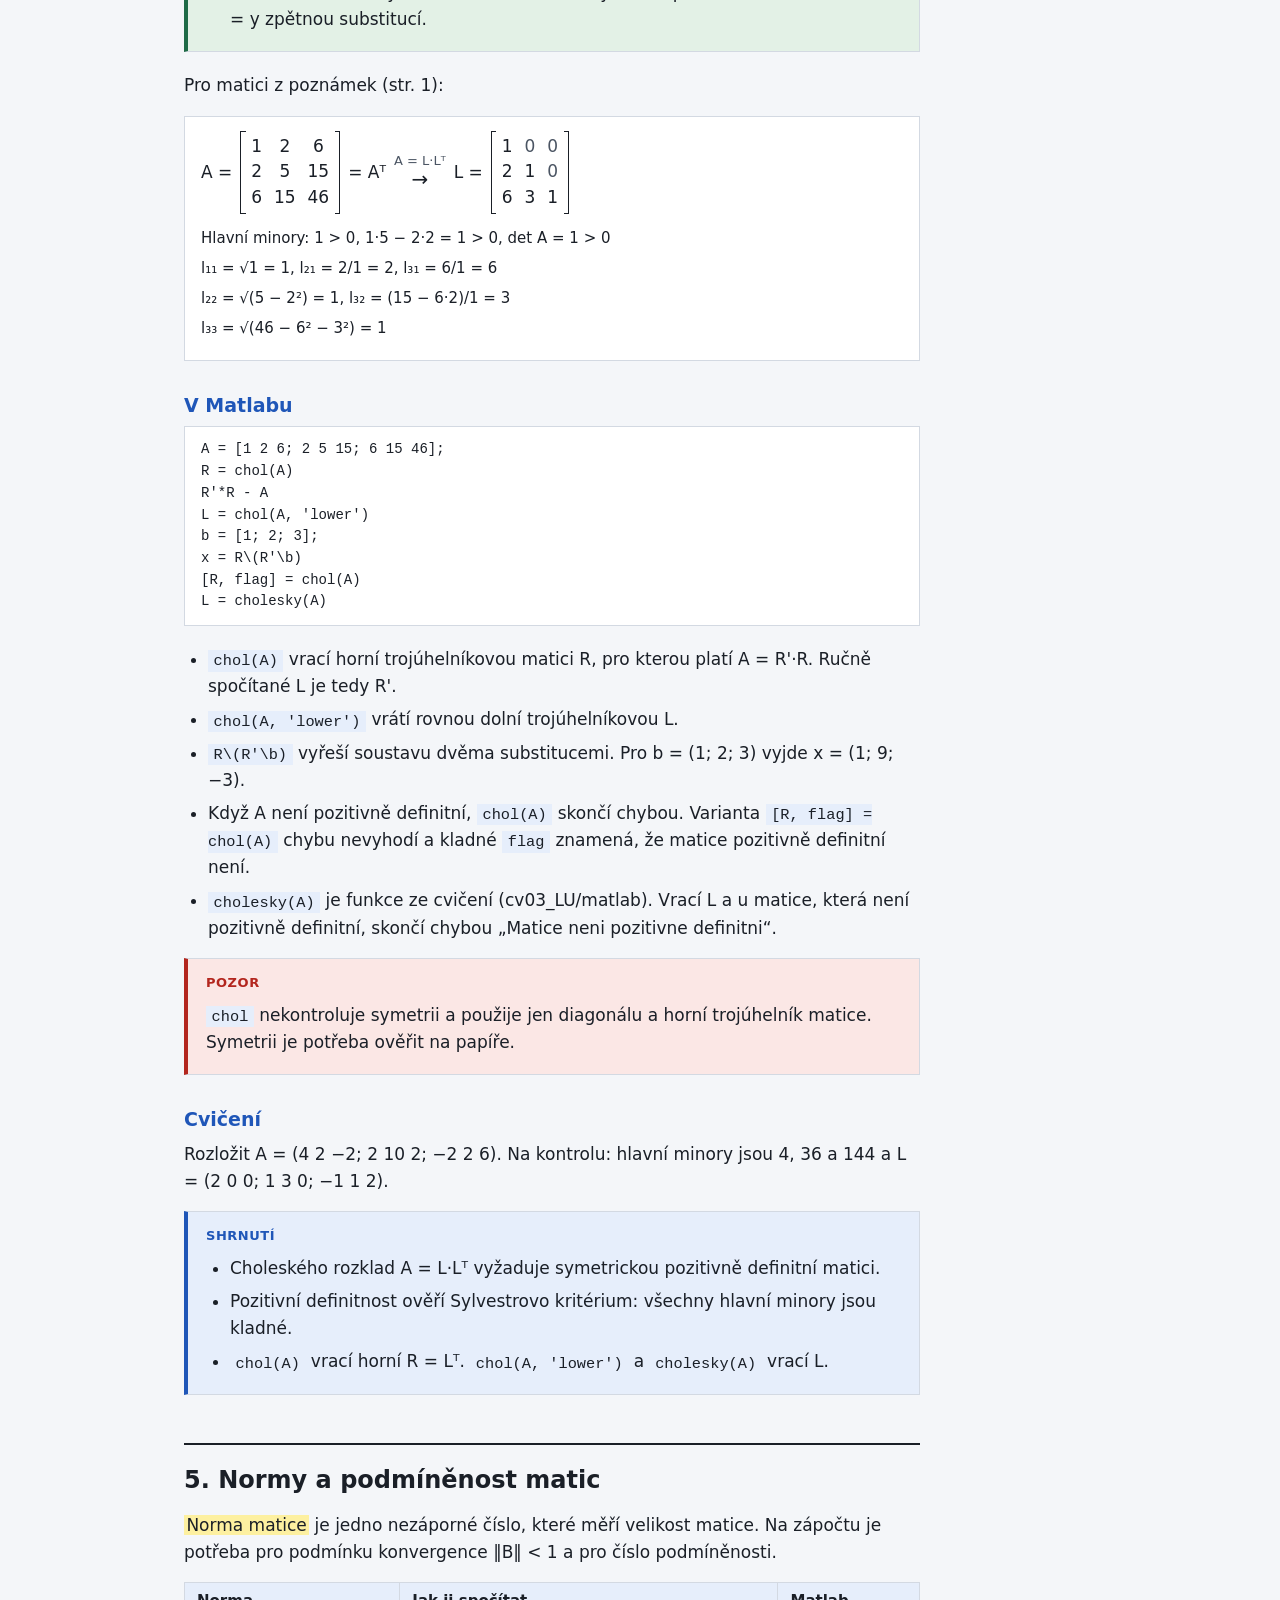
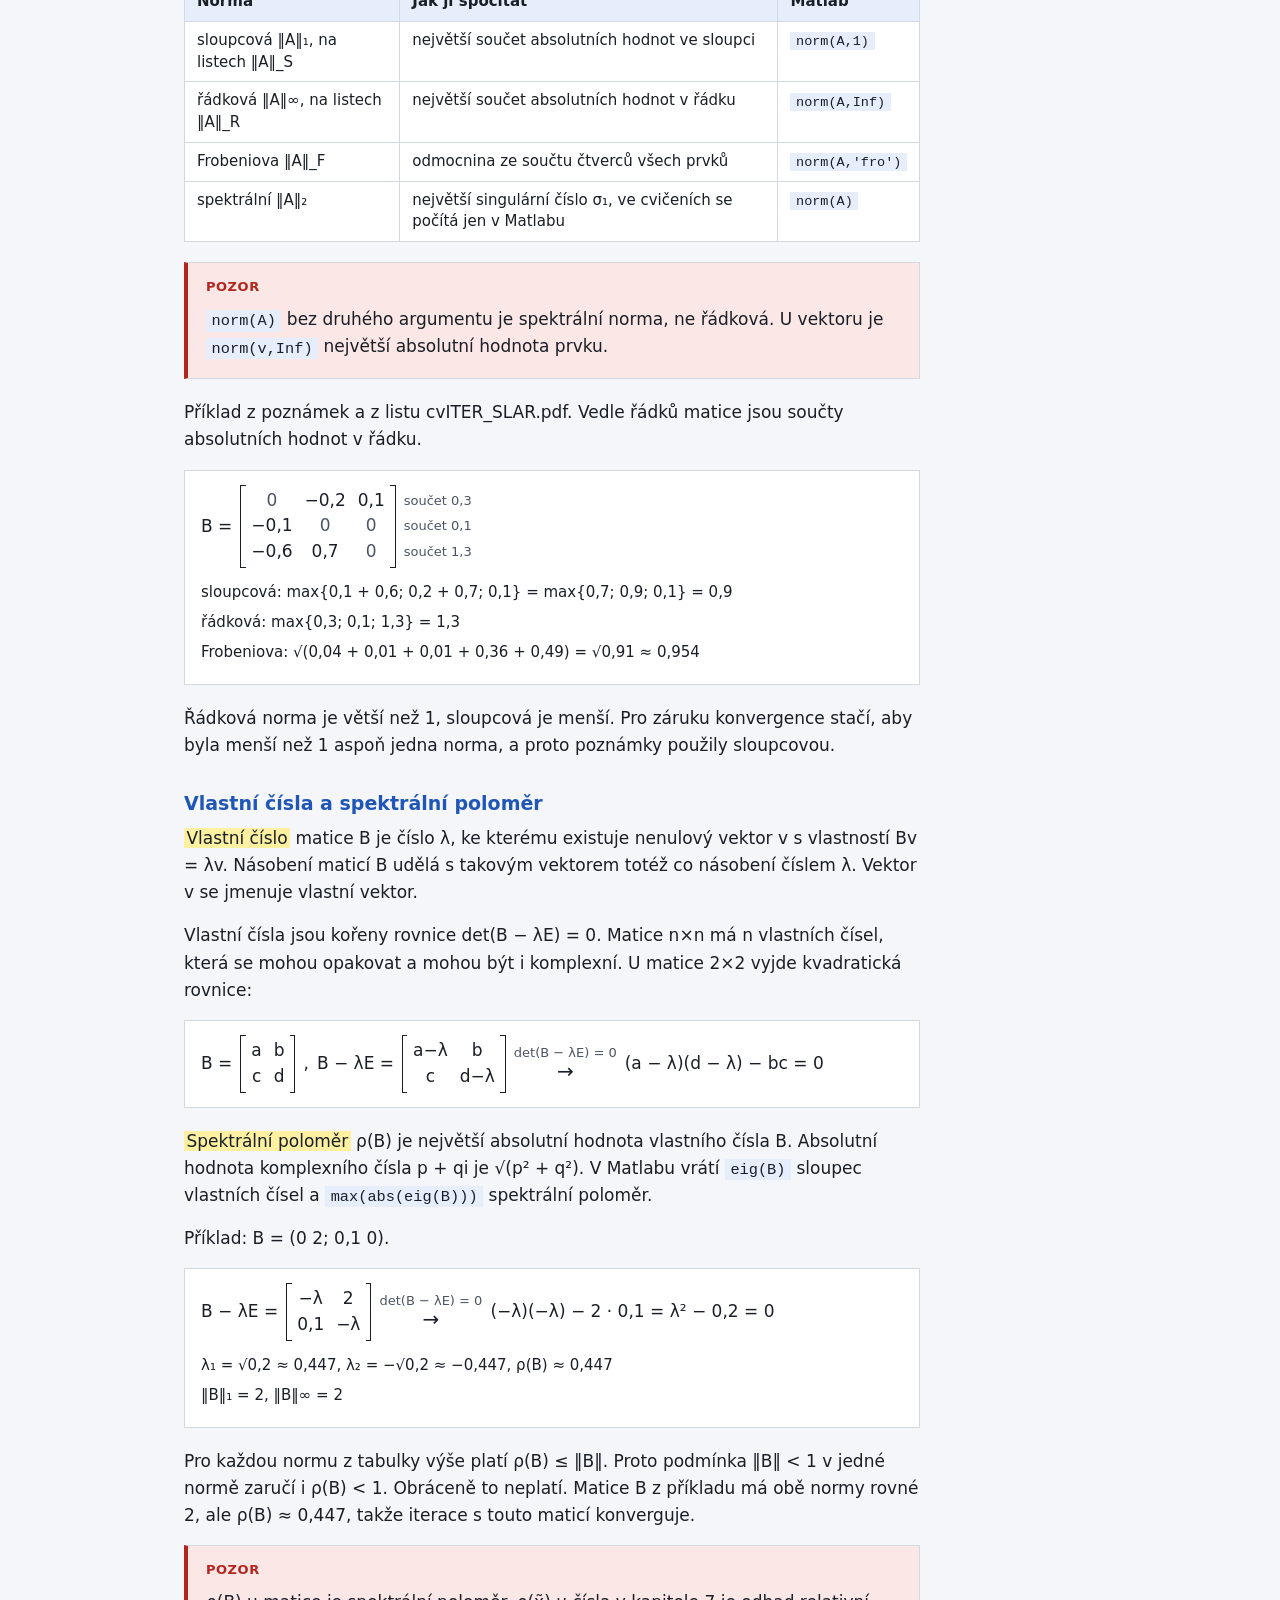
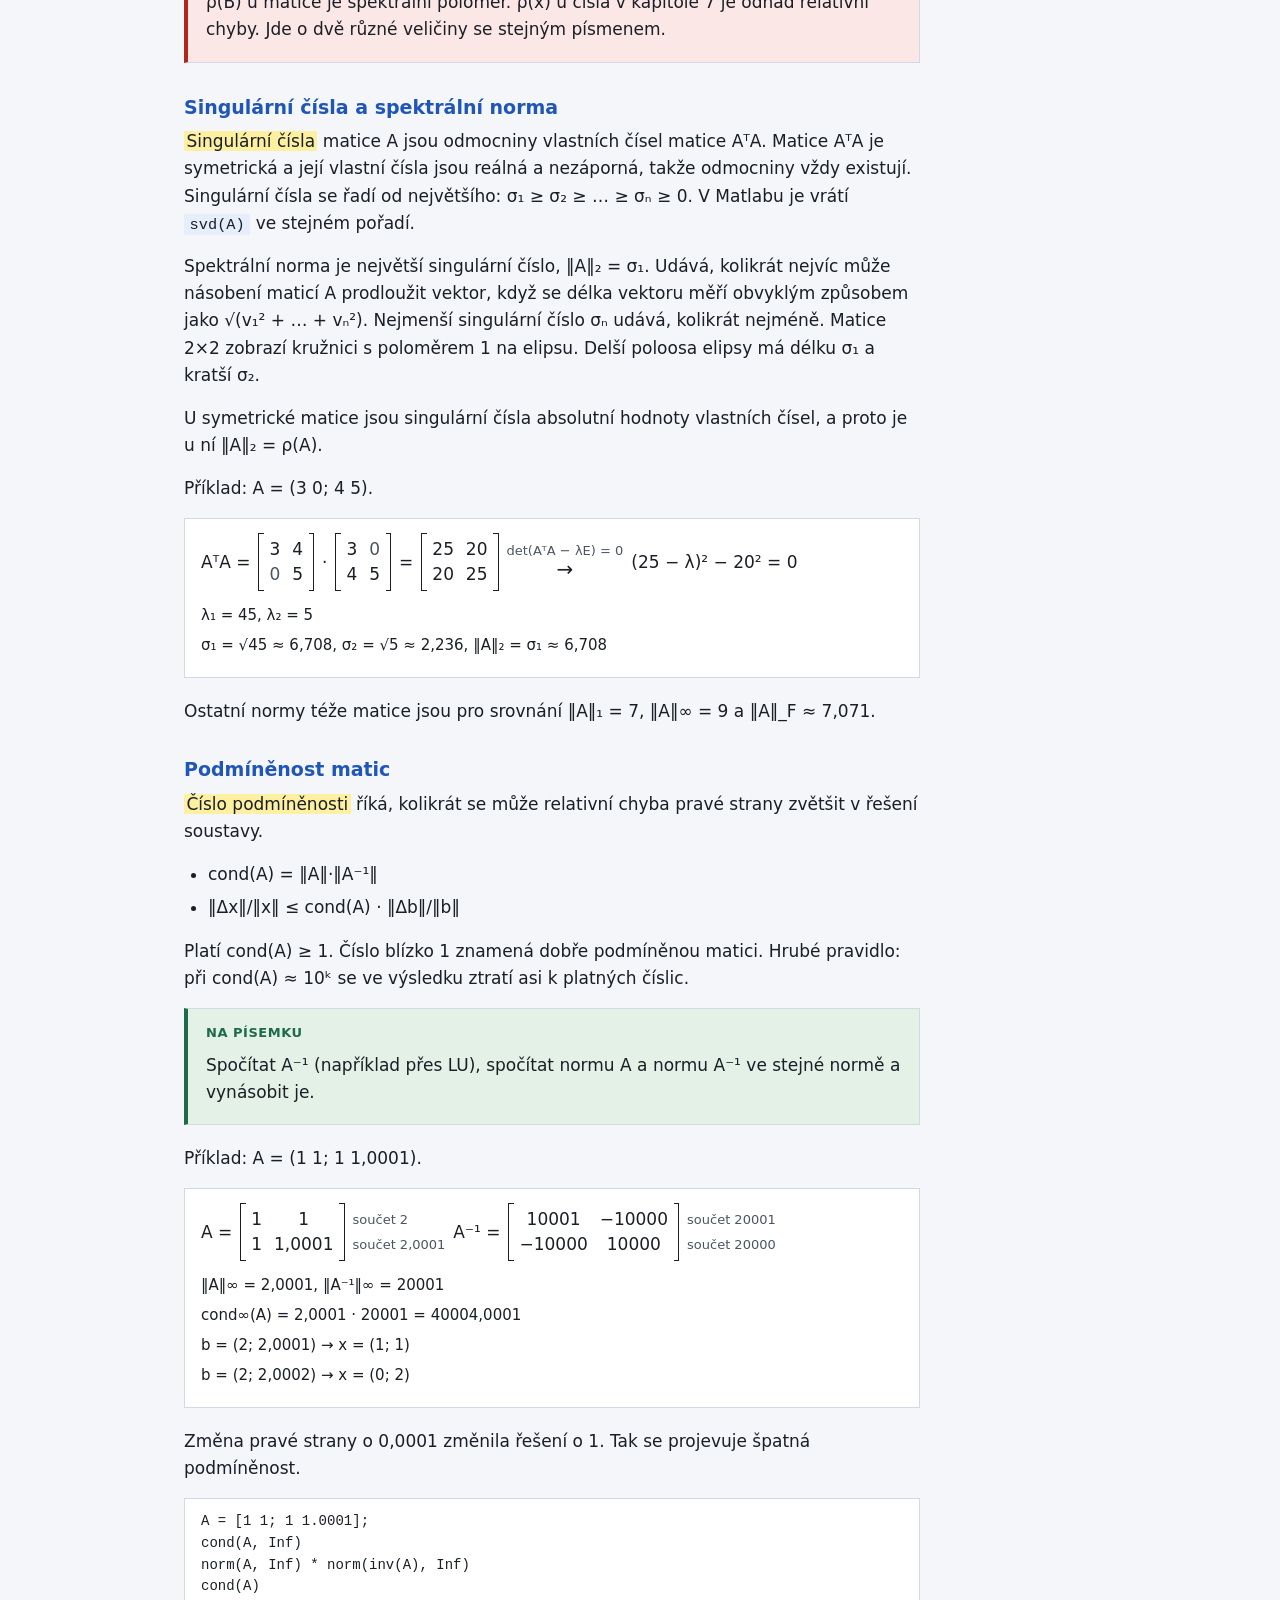
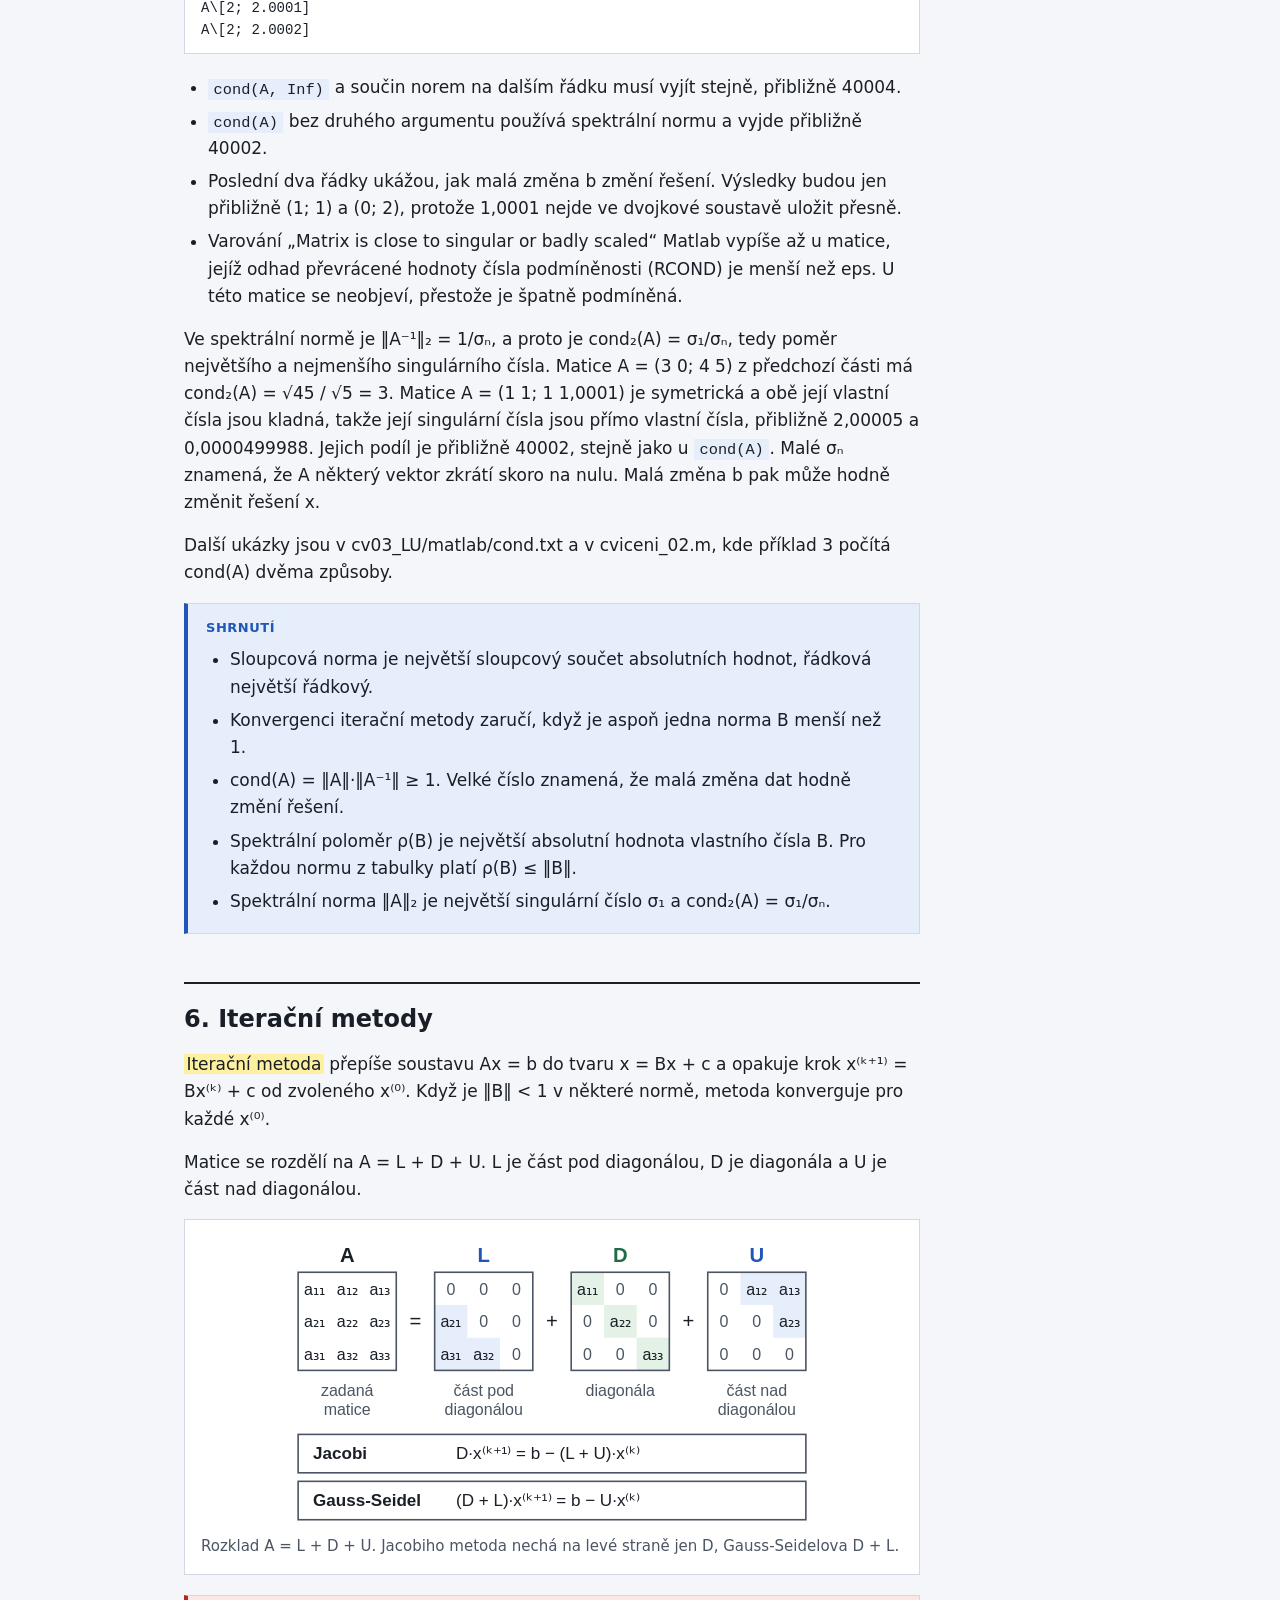
<file: numa/chyby-a-soustavy-rovnic/pruvodce.html>
<!doctype html>
<html lang="cs">
<head>
  <meta charset="utf-8">
  <meta name="viewport" content="width=device-width, initial-scale=1">
  <title>Studijní průvodce – Chyby a soustavy rovnic</title>
  <link rel="stylesheet" href="../../assets/site.css">
</head>
<body>
  <main>
    <p class="crumb"><a href="../../">Škola</a></p>
    <article class="doc" id="doc">Načítá se…</article>
  </main>
  <script src="../../assets/md.js"></script>
  <script>
    fetch("studijni-pruvodce.md")
      .then((r) => r.ok ? r.text() : Promise.reject(r.status))
      .then((text) => { document.getElementById("doc").innerHTML = renderMarkdown(text); })
      .catch(() => { document.getElementById("doc").textContent = "Průvodce se nepodařilo načíst. Stránka se musí otevřít přes server, ne přímo ze souboru."; });
  </script>
</body>
</html>
</file>
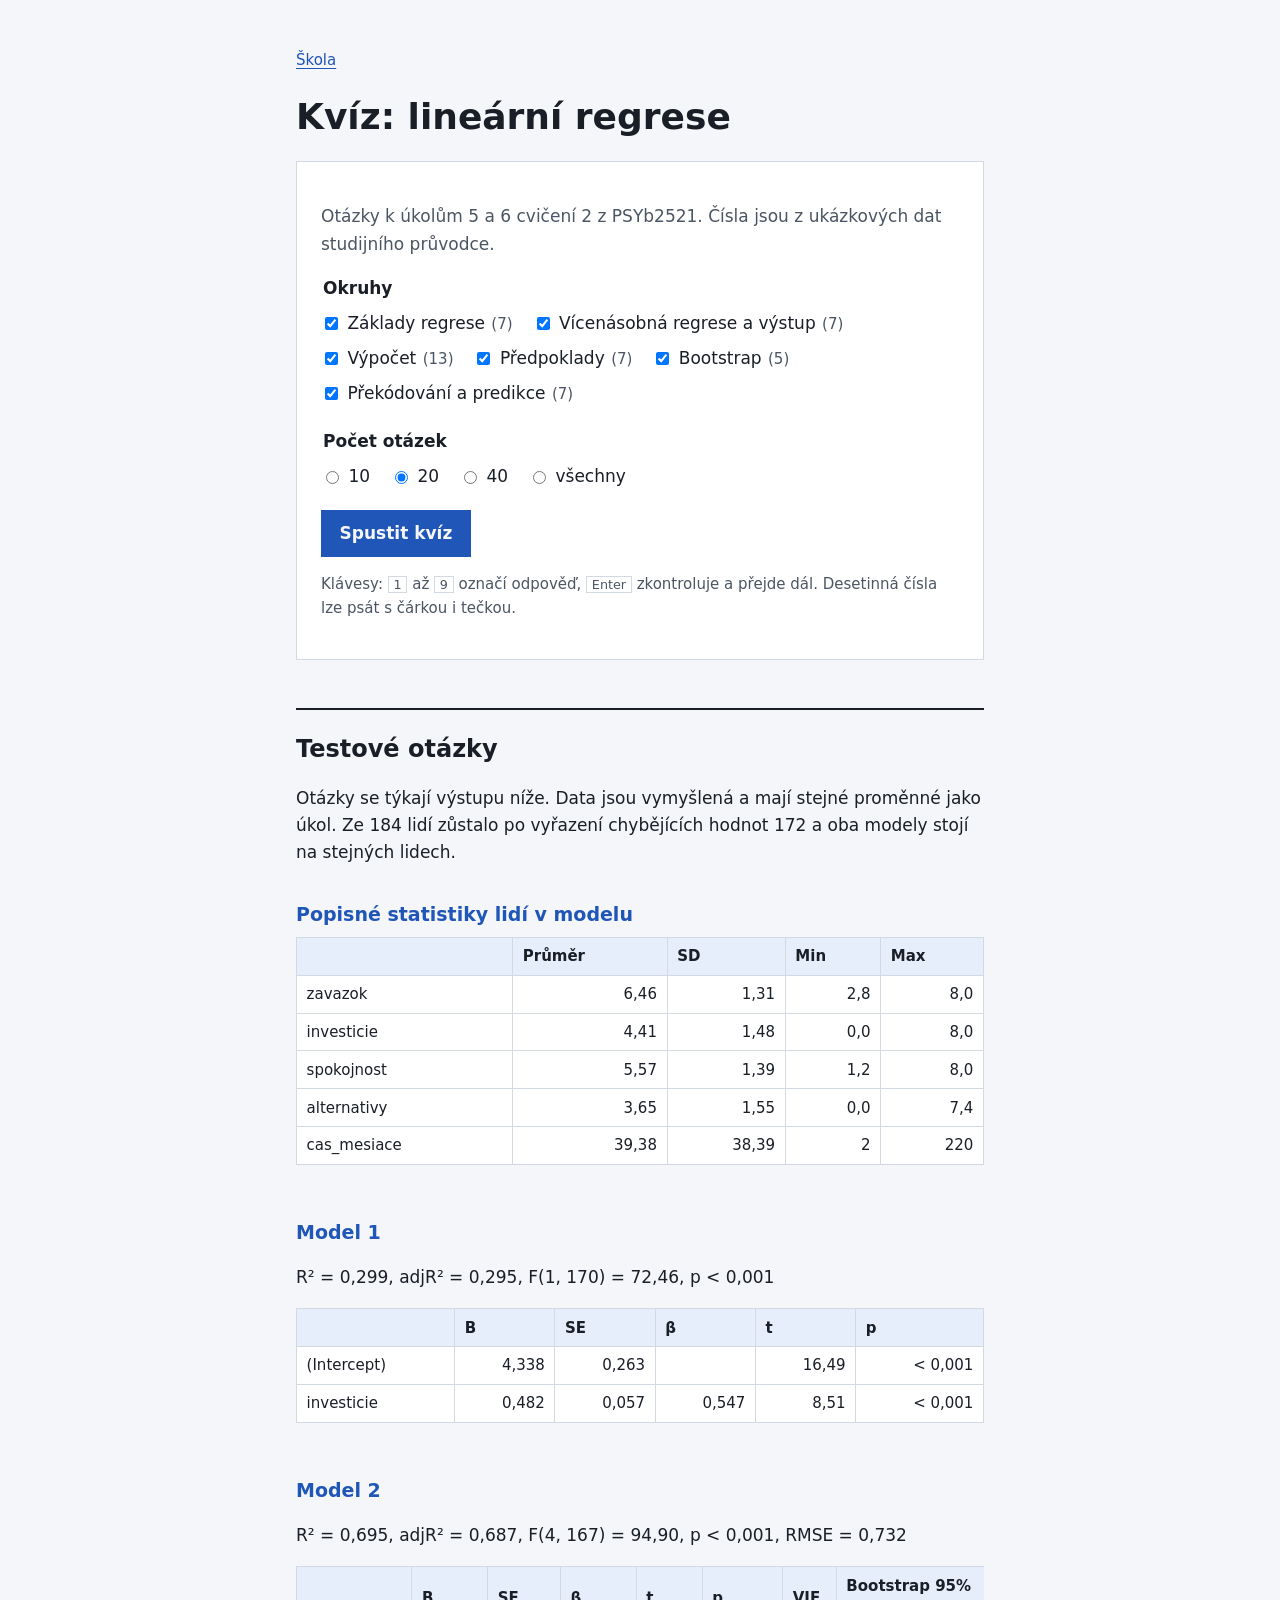
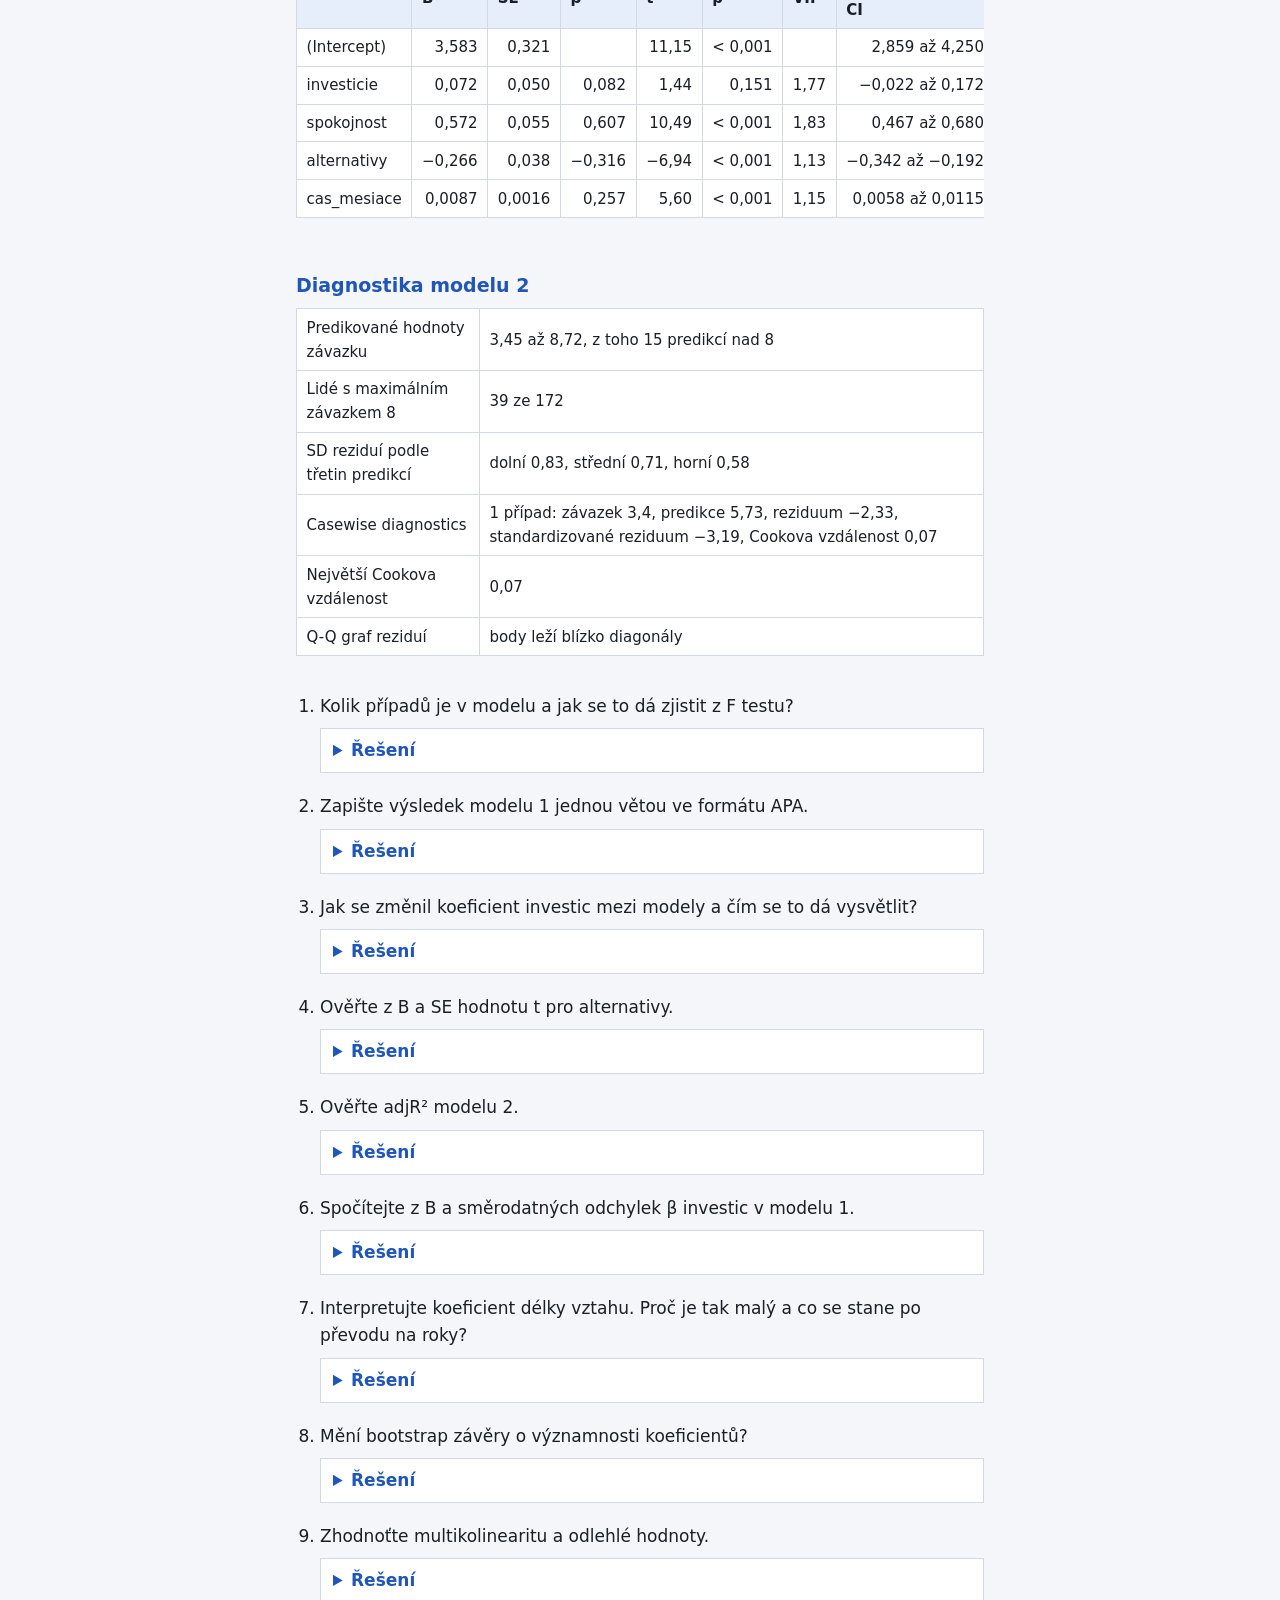
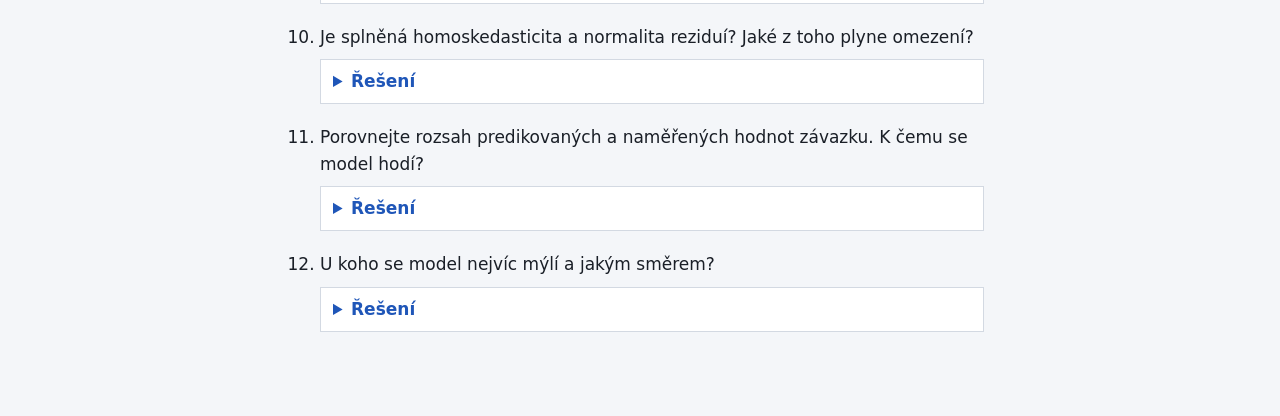
<file: ostatni/linearni-regrese/kviz-linearni-regrese.html>
<!doctype html>
<html lang="cs">
<head>
  <meta charset="utf-8">
  <meta name="viewport" content="width=device-width, initial-scale=1">
  <title>Kvíz: lineární regrese</title>
  <style>
    :root {
      --bg: #f4f6f9;
      --surface: #ffffff;
      --ink: #1a1f27;
      --ink-2: #4b5563;
      --line: #d3d9e2;
      --accent: #1f56b8;
      --accent-soft: #e6eefb;
      --ok: #1f6b47;
      --ok-soft: #e3f1e6;
      --bad: #b3261e;
      --bad-soft: #fbe7e5;
      --font: system-ui, -apple-system, "Segoe UI", Roboto, "Helvetica Neue", Arial, sans-serif;
      color-scheme: light;
    }
    @media (prefers-color-scheme: dark) {
      :root {
        --bg: #111418;
        --surface: #1a1f26;
        --ink: #e9ecf1;
        --ink-2: #aab2bf;
        --line: #333b47;
        --accent: #8db4ff;
        --accent-soft: #232d3f;
        --ok: #7fd4a5;
        --ok-soft: #1c3328;
        --bad: #ff9a92;
        --bad-soft: #3d2220;
        color-scheme: dark;
      }
    }
    *, *::before, *::after { box-sizing: border-box; }
    body { margin: 0; background: var(--bg); color: var(--ink); font: 400 1.0625rem / 1.6 var(--font); -webkit-font-smoothing: antialiased; }
    :focus-visible { outline: 2px solid var(--accent); outline-offset: 3px; }
    a { color: var(--accent); text-underline-offset: 3px; }
    main { max-width: 46rem; margin: 0 auto; padding: 3rem 1.5rem 4rem; }
    @media (max-width: 40em) { main { padding: 1.75rem 1rem 3rem; } }
    h1 { margin: 0 0 1.5rem; font-size: clamp(1.75rem, 5vw, 2.25rem); line-height: 1.15; }
    h2 { margin: 0 0 1rem; font-size: 1.25rem; }
    .crumb { margin: 0 0 1.5rem; font-size: 0.9375rem; }
    [hidden] { display: none !important; }
    .panel { padding: 1.5rem; background: var(--surface); border: 1px solid var(--line); }
    .panel + .panel { margin-top: 1rem; }
    .muted { color: var(--ink-2); }
    .small { font-size: 0.9375rem; }
    fieldset { margin: 0 0 1.25rem; padding: 0; border: 0; }
    legend { margin-bottom: 0.5rem; font-weight: 700; }
    .choices { display: flex; flex-wrap: wrap; gap: 0.5rem 1.25rem; }
    .choices label { display: inline-flex; align-items: center; gap: 0.4rem; }
    button { font: inherit; cursor: pointer; }
    .btn { padding: 0.55rem 1.1rem; background: var(--accent); color: var(--bg); border: 1px solid var(--accent); font-weight: 700; }
    .btn.secondary { background: var(--surface); color: var(--accent); }
    .btn:disabled { opacity: 0.5; cursor: default; }
    .row { display: flex; flex-wrap: wrap; gap: 0.75rem; align-items: center; }

    .bar { height: 0.4rem; margin: 0 0 1rem; background: var(--line); }
    .bar > div { height: 100%; width: 0; background: var(--accent); transition: width 0.2s; }
    .meta { display: flex; flex-wrap: wrap; gap: 0.5rem 1rem; margin: 0 0 0.75rem; font-size: 0.9375rem; color: var(--ink-2); }
    .tag { padding: 0 0.5rem; background: var(--accent-soft); color: var(--accent); font-weight: 700; font-size: 0.8125rem; letter-spacing: 0.04em; text-transform: uppercase; }
    .q { margin: 0 0 1rem; font-size: 1.125rem; }
    .q .data { display: block; margin-top: 0.5rem; font-size: 1rem; color: var(--ink-2); }
    .opts { display: grid; gap: 0.5rem; margin: 0 0 1rem; }
    .opt { display: flex; gap: 0.75rem; align-items: flex-start; width: 100%; padding: 0.65rem 0.85rem; background: var(--surface); border: 2px solid var(--line); color: var(--ink); text-align: left; line-height: 1.45; }
    .opt .n { flex: none; min-width: 1.5rem; height: 1.5rem; border: 1px solid var(--line); font-size: 0.875rem; line-height: 1.4rem; text-align: center; color: var(--ink-2); }
    .opt[aria-pressed="true"] { border-color: var(--accent); background: var(--accent-soft); }
    .opt[aria-pressed="true"] .n { background: var(--accent); border-color: var(--accent); color: var(--bg); }
    .opt.correct { border-color: var(--ok); background: var(--ok-soft); }
    .opt.wrong { border-color: var(--bad); background: var(--bad-soft); }
    .opt:disabled { cursor: default; }
    .num { display: flex; flex-wrap: wrap; gap: 0.75rem; align-items: center; margin: 0 0 1rem; }
    .num input { width: 11rem; padding: 0.5rem 0.65rem; font: inherit; background: var(--surface); color: var(--ink); border: 2px solid var(--line); }
    .num input.correct { border-color: var(--ok); }
    .num input.wrong { border-color: var(--bad); }
    .fb { margin: 0 0 1rem; padding: 0.85rem 1rem; border-left: 4px solid var(--line); background: var(--bg); }
    .fb.ok { border-color: var(--ok); }
    .fb.bad { border-color: var(--bad); }
    .fb strong { display: block; margin-bottom: 0.25rem; }
    .fb .ans { margin: 0.25rem 0; }

    .score { font-size: 2rem; font-weight: 700; line-height: 1.2; }
    table { width: 100%; margin: 1rem 0; border-collapse: collapse; font-size: 0.9375rem; }
    th, td { padding: 0.4rem 0.6rem; border: 1px solid var(--line); text-align: left; }
    th { background: var(--accent-soft); }
    td.r, th.r { text-align: right; }
    .review { margin: 1.5rem 0 0; padding: 0; list-style: none; }
    .review li { margin: 0 0 1rem; padding: 0.85rem 1rem; border: 1px solid var(--line); border-left: 4px solid var(--bad); background: var(--surface); }
    .review .qq { font-weight: 700; }
    .review p { margin: 0.35rem 0 0; }
    kbd { padding: 0 0.3rem; border: 1px solid var(--line); font: 0.85em var(--font); }
    .open { margin-top: 3rem; }
    .open h2 { padding-top: 1.25rem; border-top: 2px solid var(--ink); font-size: 1.5rem; }
    .open h3 { margin: 2rem 0 0.5rem; font-size: 1.1875rem; color: var(--accent); }
    .open .scroll { overflow-x: auto; }
    .open .scroll table { margin: 0 0 1.25rem; background: var(--surface); }
    .open td.r { white-space: nowrap; }
    .open ol { padding-left: 1.5rem; }
    .open ol > li { margin: 0 0 1.25rem; }
    details { margin-top: 0.5rem; padding: 0.5rem 0.75rem; background: var(--surface); border: 1px solid var(--line); }
    summary { cursor: pointer; color: var(--accent); font-weight: 600; }
    details[open] summary { margin-bottom: 0.5rem; }
    details p:last-child { margin-bottom: 0; }
  </style>
</head>
<body>
<main>
  <p class="crumb"><a href="../../">Škola</a></p>
  <h1>Kvíz: lineární regrese</h1>

  <section id="start" class="panel">
    <p class="muted">Otázky k úkolům 5 a 6 cvičení 2 z PSYb2521. Čísla jsou z ukázkových dat studijního průvodce.</p>
    <fieldset>
      <legend>Okruhy</legend>
      <div class="choices" id="topics"></div>
    </fieldset>
    <fieldset>
      <legend>Počet otázek</legend>
      <div class="choices" id="counts">
        <label><input type="radio" name="count" value="10"> 10</label>
        <label><input type="radio" name="count" value="20" checked> 20</label>
        <label><input type="radio" name="count" value="40"> 40</label>
        <label><input type="radio" name="count" value="all"> všechny</label>
      </div>
    </fieldset>
    <div class="row">
      <button class="btn" id="startBtn">Spustit kvíz</button>
      <span class="small muted" id="best"></span>
    </div>
    <p class="small muted">Klávesy: <kbd>1</kbd> až <kbd>9</kbd> označí odpověď, <kbd>Enter</kbd> zkontroluje a přejde dál. Desetinná čísla lze psát s čárkou i tečkou.</p>
  </section>

  <section id="quiz" class="panel" hidden>
    <div class="bar"><div id="barFill"></div></div>
    <div class="meta"><span id="counter"></span><span class="tag" id="topicTag"></span><span id="kind"></span></div>
    <p class="q" id="qText"></p>
    <div class="opts" id="opts"></div>
    <div class="num" id="numWrap" hidden>
      <label for="numIn">Výsledek:</label>
      <input id="numIn" type="text" inputmode="decimal" autocomplete="off" placeholder="např. −1,99">
      <span class="small muted" id="numHint"></span>
    </div>
    <div class="fb" id="fb" hidden aria-live="polite"></div>
    <div class="row">
      <button class="btn" id="checkBtn">Zkontrolovat</button>
      <button class="btn" id="nextBtn" hidden>Další otázka</button>
      <button class="btn secondary" id="quitBtn">Ukončit</button>
      <span class="small muted" id="running"></span>
    </div>
  </section>

  <section id="end" class="panel" hidden>
    <h2>Výsledek</h2>
    <p class="score" id="scoreLine"></p>
    <p class="muted" id="scoreNote"></p>
    <table id="byTopic"></table>
    <div class="row">
      <button class="btn" id="againWrong">Zopakovat chybné</button>
      <button class="btn secondary" id="restart">Nový kvíz</button>
    </div>
    <ul class="review" id="review"></ul>
  </section>

  <section class="open">
      <h2>Testové otázky</h2>
      <p>Otázky se týkají výstupu níže. Data jsou vymyšlená a mají stejné proměnné jako úkol. Ze 184 lidí zůstalo po vyřazení chybějících hodnot 172 a oba modely stojí na stejných lidech.</p>

      <h3>Popisné statistiky lidí v modelu</h3>
      <div class="scroll"><table>
        <thead><tr><th></th><th>Průměr</th><th>SD</th><th>Min</th><th>Max</th></tr></thead>
        <tbody>
          <tr><td>zavazok</td><td class="r">6,46</td><td class="r">1,31</td><td class="r">2,8</td><td class="r">8,0</td></tr>
          <tr><td>investicie</td><td class="r">4,41</td><td class="r">1,48</td><td class="r">0,0</td><td class="r">8,0</td></tr>
          <tr><td>spokojnost</td><td class="r">5,57</td><td class="r">1,39</td><td class="r">1,2</td><td class="r">8,0</td></tr>
          <tr><td>alternativy</td><td class="r">3,65</td><td class="r">1,55</td><td class="r">0,0</td><td class="r">7,4</td></tr>
          <tr><td>cas_mesiace</td><td class="r">39,38</td><td class="r">38,39</td><td class="r">2</td><td class="r">220</td></tr>
        </tbody>
      </table></div>

      <h3>Model 1</h3>
      <p>R² = 0,299, adjR² = 0,295, F(1, 170) = 72,46, p &lt; 0,001</p>
      <div class="scroll"><table>
        <thead><tr><th></th><th>B</th><th>SE</th><th>β</th><th>t</th><th>p</th></tr></thead>
        <tbody>
          <tr><td>(Intercept)</td><td class="r">4,338</td><td class="r">0,263</td><td></td><td class="r">16,49</td><td class="r">&lt; 0,001</td></tr>
          <tr><td>investicie</td><td class="r">0,482</td><td class="r">0,057</td><td class="r">0,547</td><td class="r">8,51</td><td class="r">&lt; 0,001</td></tr>
        </tbody>
      </table></div>

      <h3>Model 2</h3>
      <p>R² = 0,695, adjR² = 0,687, F(4, 167) = 94,90, p &lt; 0,001, RMSE = 0,732</p>
      <div class="scroll"><table>
        <thead><tr><th></th><th>B</th><th>SE</th><th>β</th><th>t</th><th>p</th><th>VIF</th><th>Bootstrap 95% CI</th></tr></thead>
        <tbody>
          <tr><td>(Intercept)</td><td class="r">3,583</td><td class="r">0,321</td><td></td><td class="r">11,15</td><td class="r">&lt; 0,001</td><td></td><td class="r">2,859 až 4,250</td></tr>
          <tr><td>investicie</td><td class="r">0,072</td><td class="r">0,050</td><td class="r">0,082</td><td class="r">1,44</td><td class="r">0,151</td><td class="r">1,77</td><td class="r">−0,022 až 0,172</td></tr>
          <tr><td>spokojnost</td><td class="r">0,572</td><td class="r">0,055</td><td class="r">0,607</td><td class="r">10,49</td><td class="r">&lt; 0,001</td><td class="r">1,83</td><td class="r">0,467 až 0,680</td></tr>
          <tr><td>alternativy</td><td class="r">−0,266</td><td class="r">0,038</td><td class="r">−0,316</td><td class="r">−6,94</td><td class="r">&lt; 0,001</td><td class="r">1,13</td><td class="r">−0,342 až −0,192</td></tr>
          <tr><td>cas_mesiace</td><td class="r">0,0087</td><td class="r">0,0016</td><td class="r">0,257</td><td class="r">5,60</td><td class="r">&lt; 0,001</td><td class="r">1,15</td><td class="r">0,0058 až 0,0115</td></tr>
        </tbody>
      </table></div>

      <h3>Diagnostika modelu 2</h3>
      <div class="scroll"><table>
        <tbody>
          <tr><td>Predikované hodnoty závazku</td><td>3,45 až 8,72, z toho 15 predikcí nad 8</td></tr>
          <tr><td>Lidé s maximálním závazkem 8</td><td>39 ze 172</td></tr>
          <tr><td>SD reziduí podle třetin predikcí</td><td>dolní 0,83, střední 0,71, horní 0,58</td></tr>
          <tr><td>Casewise diagnostics</td><td>1 případ: závazek 3,4, predikce 5,73, reziduum −2,33, standardizované reziduum −3,19, Cookova vzdálenost 0,07</td></tr>
          <tr><td>Největší Cookova vzdálenost</td><td>0,07</td></tr>
          <tr><td>Q-Q graf reziduí</td><td>body leží blízko diagonály</td></tr>
        </tbody>
      </table></div>

      <ol>
        <li>Kolik případů je v modelu a jak se to dá zjistit z F testu?
          <details><summary>Řešení</summary>
            <p>Stupně volnosti reziduí jsou n − k − 1. V modelu 2 je F(4, 167), takže n = 167 + 4 + 1 = 172. Stejně vyjde model 1 s F(1, 170): 170 + 1 + 1 = 172.</p>
          </details>
        </li>
        <li>Zapište výsledek modelu 1 jednou větou ve formátu APA.
          <details><summary>Řešení</summary>
            <p>Investice predikovaly závazek kladně a vysvětlily 30 % jeho rozptylu, R² = 0,30, adjR² = 0,29, F(1, 170) = 72,46, p &lt; 0,001; B = 0,48, SE = 0,06, β = 0,55, t = 8,51, p &lt; 0,001.</p>
          </details>
        </li>
        <li>Jak se změnil koeficient investic mezi modely a čím se to dá vysvětlit?
          <details><summary>Řešení</summary>
            <p>B klesl z 0,482 na 0,072 a β z 0,547 na 0,082. V modelu 2 už investice nejsou významné (p = 0,151). Investice korelují se spokojeností a v modelu 1 jejich koeficient obsahoval i vztah spokojenosti k závazku. Když je spokojenost v modelu, investicím nezbývá téměř žádný jedinečný vztah k závazku.</p>
          </details>
        </li>
        <li>Ověřte z B a SE hodnotu t pro alternativy.
          <details><summary>Řešení</summary>
            <p>t = B / SE = −0,266 / 0,038 = −7,0. Z přesnějších čísel −0,2662 / 0,0384 vyjde −6,93. Rozdíl proti −6,94 ve výstupu je zaokrouhlení.</p>
          </details>
        </li>
        <li>Ověřte adjR² modelu 2.
          <details><summary>Řešení</summary>
            <p>adjR² = 1 − (1 − R²)(n − 1)/(n − k − 1) = 1 − (1 − 0,6945) · 171 / 167 = 1 − 0,3055 · 1,0240 = 0,687.</p>
          </details>
        </li>
        <li>Spočítejte z B a směrodatných odchylek β investic v modelu 1.
          <details><summary>Řešení</summary>
            <p>β = B · sₓ / s_y = 0,482 · 1,48 / 1,31 = 0,54. Výstup uvádí 0,547, rozdíl je zaokrouhlení směrodatných odchylek.</p>
          </details>
        </li>
        <li>Interpretujte koeficient délky vztahu. Proč je tak malý a co se stane po převodu na roky?
          <details><summary>Řešení</summary>
            <p>Každý měsíc vztahu navíc zvyšuje predikovaný závazek o 0,0087 bodu při stejných hodnotách ostatních prediktorů. Číslo je malé, protože jeden měsíc je malá jednotka. Po převodu cas_roky = cas_mesiace / 12 se B i SE vynásobí 12: B = 0,105, SE = 0,019. Rok vztahu tedy znamená asi o 0,1 bodu vyšší závazek. β = 0,257, t = 5,60 a p se nezmění. Podle β je délka vztahu v tomto modelu silnější prediktor než investice.</p>
          </details>
        </li>
        <li>Mění bootstrap závěry o významnosti koeficientů?
          <details><summary>Řešení</summary>
            <p>Nemění. Interval investic −0,022 až 0,172 obsahuje nulu, stejně jako klasický test vyšel nevýznamný (p = 0,151). Intervaly spokojenosti, alternativ a délky vztahu nulu neobsahují, stejně jako jsou jejich klasické p pod 0,001.</p>
          </details>
        </li>
        <li>Zhodnoťte multikolinearitu a odlehlé hodnoty.
          <details><summary>Řešení</summary>
            <p>Všechny VIF jsou pod 1,9, takže multikolinearita problém není. Jeden člověk má standardizované reziduum −3,19, takže je odlehlý: má závazek 3,4, ale model mu predikoval 5,73. Jeho Cookova vzdálenost je 0,07, hluboko pod hranicí 1, takže regresní přímku výrazně neovlivňuje. Případ není důvod vyřadit. Stačí ho ve zprávě uvést.</p>
          </details>
        </li>
        <li>Je splněná homoskedasticita a normalita reziduí? Jaké z toho plyne omezení?
          <details><summary>Řešení</summary>
            <p>Normalita reziduí je přibližně splněná, protože body Q-Q grafu leží blízko diagonály. Homoskedasticita splněná není: rozptyl reziduí se u vysokých predikcí zužuje z 0,83 na 0,58. Příčinou je strop škály, protože 39 lidí má maximální závazek 8. Klasické SE, p hodnoty a intervaly proto nemusí být přesné. Bootstrap, který tento předpoklad nepotřebuje, ale dává stejné závěry.</p>
          </details>
        </li>
        <li>Porovnejte rozsah predikovaných a naměřených hodnot závazku. K čemu se model hodí?
          <details><summary>Řešení</summary>
            <p>Naměřený závazek je od 2,8 do 8,0, predikce od 3,45 do 8,72. Nejnižší predikce je nad nejnižšími naměřenými hodnotami, takže velmi nízký závazek by model nikomu nepředpověděl. U 15 lidí predikuje víc než 8, což škála nedovoluje. Model se hodí k vysvětlení, které složky se závazkem souvisejí a jak silně. K predikci závazku konkrétního člověka se nehodí, protože RMSE je 0,73 bodu a predikce jsou stažené k průměru.</p>
          </details>
        </li>
        <li>U koho se model nejvíc mýlí a jakým směrem?
          <details><summary>Řešení</summary>
            <p>U lidí s nízkým závazkem. Mají velká záporná rezidua, například případ se závazkem 3,4 a predikcí 5,73. Model jejich závazek přeceňuje. U lidí s maximálním závazkem 8 jsou rezidua spíš kladná, takže je model mírně podceňuje.</p>
          </details>
        </li>
      </ol>
  </section>
</main>

<script>
// Okruhy otázek. Klíč je v každé otázce v poli t.
const TOPICS = {
  zaklady: "Základy regrese",
  vicenasobna: "Vícenásobná regrese a výstup",
  vypocet: "Výpočet",
  predpoklady: "Předpoklady",
  bootstrap: "Bootstrap",
  ukol6: "Překódování a predikce",
};

// Otázka: t okruh, k druh (single = jedna správná, multi = všechny správné, num = číslo),
// q text, o možnosti, a správná odpověď (index, pole indexů, nebo číslo), tol tolerance,
// e vysvětlení, fixed = možnosti se nemíchají.
const BANK = [
  // Základy regrese
  { t: "zaklady", k: "single", q: "Model 2 má u investic B = 0,134. Co to číslo znamená?", o: ["Když investice vzrostou o 1 bod a ostatní prediktory zůstanou stejné, predikovaný závazek vzroste o 0,134 bodu.", "Investice vysvětlují 13,4 % rozptylu závazku.", "Korelace investic a závazku je 0,134.", "Když investice vzrostou o 1 směrodatnou odchylku, závazek vzroste o 0,134 směrodatné odchylky."], a: 0,
    e: "B je nestandardizovaný sklon v jednotkách proměnných. Ve vícenásobné regresi platí při stejných hodnotách ostatních prediktorů. Poslední možnost popisuje β." },
  { t: "zaklady", k: "single", q: "Člověk má reziduum −1,5. Co to znamená?", o: ["Model jeho závazek přecenil o 1,5 bodu.", "Model jeho závazek podcenil o 1,5 bodu.", "Jeho závazek je o 1,5 bodu pod průměrem.", "Je to odlehlá hodnota, kterou je nutné vyřadit."], a: 0,
    e: "Reziduum je skutečná hodnota minus predikce. Záporné reziduum znamená, že predikce byla vyšší než skutečnost." },
  { t: "zaklady", k: "single", q: "R<sup>2</sup> = 0,73. Co to znamená?", o: ["Model vysvětluje 73 % rozptylu závazku.", "73 % lidí model predikuje správně.", "Korelace mezi prediktory a závazkem je 0,73.", "Pravděpodobnost, že model platí, je 73 %."], a: 0,
    e: "R<sup>2</sup> = SS<sub>reg</sub> / SS<sub>T</sub> je podíl celkové variability závislé proměnné, který model vysvětlil. Mnohonásobná korelace R je odmocnina z R<sup>2</sup>, tedy 0,85." },
  { t: "zaklady", k: "single", q: "Proč se při porovnání modelů s různým počtem prediktorů dívá na adjR<sup>2</sup>?", o: ["R<sup>2</sup> po přidání prediktoru nikdy neklesne a adjR<sup>2</sup> penalizuje počet prediktorů.", "adjR<sup>2</sup> je vždy větší než R<sup>2</sup>.", "adjR<sup>2</sup> nezávisí na velikosti vzorku.", "adjR<sup>2</sup> je podíl rozptylu vysvětlený jen významnými prediktory."], a: 0,
    e: "R<sup>2</sup> roste i po přidání prediktoru, který nic nevysvětluje. adjR<sup>2</sup> = 1 − (1 − R<sup>2</sup>)(n − 1)/(n − k − 1) za každý prediktor ubírá, takže vzroste jen tehdy, když přidaný prediktor pomůže víc, než odpovídá náhodě." },
  { t: "zaklady", k: "single", q: "Jakou nulovou hypotézu testuje F test celého modelu?", o: ["Všechny koeficienty prediktorů jsou nulové.", "Intercept je nulový.", "Rezidua jsou normálně rozdělená.", "Aspoň jeden koeficient je nulový."], a: 0,
    e: "Významné F znamená, že aspoň jeden prediktor má nenulový koeficient a model vysvětluje víc než samotný průměr." },
  { t: "zaklady", k: "single", q: "Metoda nejmenších čtverců vybere přímku, u které je nejmenší:", o: ["součet čtverců reziduí", "součet reziduí", "rozptyl predikovaných hodnot", "počet odlehlých hodnot"], a: 0,
    e: "Součet reziduí je u každé přímky procházející bodem (x̄, ȳ) nulový, takže by nic nerozlišil. Minimalizuje se Σe<sup>2</sup>." },
  { t: "zaklady", k: "single", q: "V jednoduché regresi na 5 lidech vyšlo R<sup>2</sup> = 0,64 a p = 0,104. Co z toho plyne?", o: ["Efekt je velký, ale na tak malém vzorku není statisticky významný.", "Výpočet je chybný, protože velké R<sup>2</sup> musí být významné.", "Model nevysvětluje nic.", "R<sup>2</sup> je nutné přepočítat na adjR<sup>2</sup> a pak bude významné."], a: 0,
    e: "Velikost efektu a statistická významnost jsou dvě různé věci. Významnost závisí na velikosti vzorku. Při df = 3 je kritická hodnota t 3,18 a vyšlo t = 2,31." },

  // Vícenásobná regrese a výstup
  { t: "vicenasobna", k: "single", q: "Koeficient investic klesl po přidání spokojenosti, alternativ a délky vztahu z 0,54 na 0,13. Co je nejlepší vysvětlení?", o: ["Investice sdílejí rozptyl se spokojeností a v modelu 1 jejich koeficient obsahoval i vztah spokojenosti k závazku.", "V modelu 2 je méně lidí.", "Model 2 porušuje předpoklad linearity.", "Bootstrap snižuje koeficienty."], a: 0,
    e: "Když vynechaný prediktor koreluje s prediktorem v modelu i se závislou proměnnou, koeficient prediktoru v modelu přebírá část jeho vlivu. Po přidání spokojenosti zbyde investicím jen jejich jedinečný vztah k závazku. Jiný počet lidí může změnu zčásti způsobit, proto se oba modely počítají na stejných případech." },
  { t: "vicenasobna", k: "single", q: "JASP vyřazuje chybějící data metodou listwise. Co to znamená?", o: ["Vyřadí každého, komu chybí hodnota v kterékoli proměnné analýzy.", "Chybějící hodnoty nahradí průměrem.", "Každou korelaci spočítá na všech lidech, kteří mají obě hodnoty.", "Vyřadí jen lidi, kterým chybí závislá proměnná."], a: 0,
    e: "Třetí možnost popisuje pairwise. Při listwise může mít model 1 ve vlastní analýze víc lidí než model 2, protože model 1 obsahuje méně proměnných." },
  { t: "vicenasobna", k: "single", q: "Model 1 ve vlastní analýze použil 179 lidí a model 2 jen 170. Proč je to problém při porovnání koeficientu investic?", o: ["Změna koeficientu může být zčásti způsobená jiným vzorkem, a ne přidanými prediktory.", "Model s menším N má vždy menší R<sup>2</sup>.", "JASP pak nedokáže spočítat β.", "Bootstrap nejde spustit na různých N."], a: 0,
    e: "Oba modely se mají počítat na stejných lidech. V JASP to zajistí jedna analýza, ve které jsou investice v nulovém modelu, nebo filtr na lidi bez chybějících hodnot." },
  { t: "vicenasobna", k: "single", q: "Které číslo se hodí k porovnání, který prediktor má se závazkem silnější vztah?", o: ["β", "B", "SE", "Intercept"], a: 0,
    e: "β je v jednotkách směrodatných odchylek, takže nezávisí na tom, v čem se prediktor měří. B se mezi prediktory s různými jednotkami porovnat nedá." },
  { t: "vicenasobna", k: "single", q: "Koeficient délky vztahu má p = 0,198. Jaký je správný závěr?", o: ["H<sub>0</sub> nezamítáme. Při kontrole ostatních prediktorů se nepodařilo prokázat vztah délky vztahu k závazku.", "H<sub>0</sub> přijímáme, délka vztahu se závazkem nesouvisí.", "H<sub>0</sub> zamítáme, délka vztahu závazek snižuje.", "Délka vztahu má 19,8% vliv na závazek."], a: 0,
    e: "Nevýznamný výsledek neprokazuje, že vztah je nulový. Proto se píše „H<sub>0</sub> nezamítáme“, ne „H<sub>0</sub> přijímáme“." },
  { t: "vicenasobna", k: "single", q: "Intercept modelu 2 je 3,527. Jak se interpretuje?", o: ["Je to predikce pro člověka s nulou ve všech prediktorech. Takový člověk v datech není, takže se neinterpretuje.", "Je to průměrný závazek v datech.", "Je to závazek člověka s průměrnými hodnotami prediktorů.", "Je to nejnižší možný závazek."], a: 0,
    e: "Intercept je ŷ pro x = 0 u všech prediktorů, tedy i pro vztah dlouhý 0 měsíců. Smysl by dostal po vycentrování prediktorů." },
  { t: "vicenasobna", k: "multi", q: "Co patří do výsledků modelu podle zadání úkolu 5? Označte všechny správné možnosti.", o: ["počet případů v modelu", "R<sup>2</sup> a adjR<sup>2</sup>", "F test se stupni volnosti a p", "B, SE, β, t a p u každého koeficientu", "korelační matice všech položek dotazníku"], a: [0, 1, 2, 3],
    e: "Zadání požaduje počet případů, R<sup>2</sup>, adjR<sup>2</sup>, F test a koeficienty B, SE, β, t a p pro oba modely." },

  // Výpočet
  { t: "vypocet", k: "num", q: "Pět lidí: Sxy = Σ(x − x̄)(y − ȳ) = 8 a Sxx = Σ(x − x̄)<sup>2</sup> = 10. Spočítejte sklon b<sub>1</sub>.", a: 0.8, tol: 0.001, hint: "na 2 desetinná místa",
    e: "b<sub>1</sub> = Sxy / Sxx = 8 / 10 = 0,8." },
  { t: "vypocet", k: "num", q: "Průměry jsou x̄ = 3 a ȳ = 4, sklon b<sub>1</sub> = 0,8. Spočítejte intercept b<sub>0</sub>.", a: 1.6, tol: 0.001, hint: "na 2 desetinná místa",
    e: "b<sub>0</sub> = ȳ − b<sub>1</sub> · x̄ = 4 − 0,8 · 3 = 1,6." },
  { t: "vypocet", k: "num", q: "SS<sub>T</sub> = 10 a SS<sub>res</sub> = 3,6. Spočítejte R<sup>2</sup>.", a: 0.64, tol: 0.001, hint: "na 2 desetinná místa",
    e: "SS<sub>reg</sub> = 10 − 3,6 = 6,4 a R<sup>2</sup> = 6,4 / 10 = 0,64." },
  { t: "vypocet", k: "num", q: "R<sup>2</sup> = 0,64, n = 5 a k = 1. Spočítejte adjR<sup>2</sup>.", a: 0.52, tol: 0.002, hint: "na 2 desetinná místa",
    e: "adjR<sup>2</sup> = 1 − (1 − R<sup>2</sup>)(n − 1)/(n − k − 1) = 1 − 0,36 · 4/3 = 0,52." },
  { t: "vypocet", k: "num", q: "MS<sub>res</sub> = 1,2 a Sxx = 10. Spočítejte směrodatnou chybu sklonu SE(b<sub>1</sub>).", a: 0.3464, tol: 0.005, hint: "na 3 desetinná místa",
    e: "SE(b<sub>1</sub>) = √(MS<sub>res</sub> / Sxx) = √(1,2 / 10) = 0,346." },
  { t: "vypocet", k: "single", q: "V jednoduché regresi vyšlo t = 2,31. Jaká je hodnota F testu modelu?", o: ["5,33", "2,31", "1,52", "4,62"], a: 0,
    e: "U jednoho prediktoru platí F = t<sup>2</sup>, tedy 2,31<sup>2</sup> = 5,33. Oba testy mají stejné p." },
  { t: "vypocet", k: "num", q: "Výstup uvádí F(4, 165). Kolik lidí je v modelu?", a: 170, tol: 0, hint: "celé číslo",
    e: "Stupně volnosti reziduí jsou n − k − 1 = 165 a k = 4, takže n = 165 + 4 + 1 = 170." },
  { t: "vypocet", k: "num", q: "Investice mají B = 0,541 a SE = 0,059. Spočítejte t.", a: 9.17, tol: 0.05, hint: "na 2 desetinná místa",
    e: "t = B / SE = 0,541 / 0,059 = 9,17. Výstup z nezaokrouhlených čísel uvádí 9,16." },
  { t: "vypocet", k: "num", q: "Investice mají B = 0,541, směrodatná odchylka investic je 1,49 a závazku 1,39. Spočítejte β.", a: 0.58, tol: 0.01, hint: "na 2 desetinná místa",
    e: "β = B · s<sub>x</sub> / s<sub>y</sub> = 0,541 · 1,49 / 1,39 = 0,58." },
  { t: "vypocet", k: "num", q: "Model 2 má R<sup>2</sup> = 0,728, n = 170 a k = 4. Spočítejte adjR<sup>2</sup>.", a: 0.7214, tol: 0.002, hint: "na 3 desetinná místa",
    e: "adjR<sup>2</sup> = 1 − 0,272 · 169 / 165 = 0,721." },
  { t: "vypocet", k: "num", q: "ŷ = 3,527 + 0,134 · investicie + 0,565 · spokojnost − 0,232 · alternativy + 0,0025 · cas_mesiace. Jaký závazek model predikuje člověku s investicemi 5, spokojeností 6, alternativami 3 a vztahem dlouhým 24 měsíců?", a: 6.951, tol: 0.02, hint: "na 2 desetinná místa",
    e: "3,527 + 0,670 + 3,390 − 0,696 + 0,060 = 6,95." },
  { t: "vypocet", k: "num", q: "Člověku model predikoval závazek 6,95 a jeho skutečný závazek je 6. Jaké má reziduum?", a: -0.95, tol: 0.02, hint: "na 2 desetinná místa, se znaménkem",
    e: "e = y − ŷ = 6 − 6,95 = −0,95. Model jeho závazek přecenil." },
  { t: "vypocet", k: "num", q: "Tolerance spokojenosti je 0,47. Jaký je její VIF?", a: 2.13, tol: 0.02, hint: "na 2 desetinná místa",
    e: "VIF = 1 / tolerance = 1 / 0,47 = 2,13." },

  // Předpoklady
  { t: "predpoklady", k: "single", q: "U čeho se kontroluje předpoklad normality?", o: ["U reziduí.", "U závislé proměnné.", "U každého prediktoru.", "U predikovaných hodnot."], a: 0,
    e: "Předpoklad se týká chyb modelu. Šikmá závislá proměnná nevadí, pokud jsou rezidua přibližně normální. Kontroluje se Q-Q grafem standardizovaných reziduí." },
  { t: "predpoklady", k: "single", q: "V grafu reziduí proti predikovaným hodnotám se body u vysokých predikcí sbíhají do úzkého pruhu. Který předpoklad je porušený?", o: ["Homoskedasticita.", "Multikolinearita.", "Nezávislost prediktorů.", "Normalita prediktorů."], a: 0,
    e: "Homoskedasticita znamená stejný rozptyl reziduí pro všechny predikované hodnoty. Tvar trychtýře ukazuje, že rozptyl se mění. U závazku je častou příčinou strop škály." },
  { t: "predpoklady", k: "multi", q: "Které předpoklady se kontrolují v grafu reziduí proti predikovaným hodnotám? Označte všechny správné možnosti.", o: ["linearita", "homoskedasticita", "multikolinearita", "normalita prediktorů"], a: [0, 1],
    e: "Oblouk v grafu znamená nelinearitu a trychtýř znamená heteroskedasticitu. Multikolinearita se posuzuje podle VIF." },
  { t: "predpoklady", k: "single", q: "Všechny VIF jsou mezi 1,1 a 2,1. Co to znamená?", o: ["Multikolinearita není problém.", "Prediktory spolu vůbec nekorelují.", "Model vysvětluje příliš málo rozptylu.", "Prediktory je nutné standardizovat."], a: 0,
    e: "VIF = 1 / (1 − R<sub>j</sub><sup>2</sup>), kde R<sub>j</sub><sup>2</sup> je podíl rozptylu prediktoru vysvětlený ostatními prediktory. VIF 2 znamená, že rozptyl koeficientu je dvakrát větší, než kdyby prediktor s ostatními nekoreloval. Varováním bývá VIF nad 5, vážným problémem nad 10." },
  { t: "predpoklady", k: "single", q: "Jeden případ má standardizované reziduum −3,2 a Cookovu vzdálenost 0,07. Co s ním?", o: ["Uvést jako odlehlou hodnotu. Přímku výrazně neovlivňuje, takže není důvod ho vyřadit.", "Vyřadit, protože reziduum je přes 3.", "Vyřadit, protože Cookova vzdálenost je nenulová.", "Nahradit průměrem."], a: 0,
    e: "Reziduum nad 3 říká, že model se u člověka hodně mýlí. Cookova vzdálenost pod 1 říká, že případ nemění koeficienty. Vyřadit se dá případ s chybou v datech, ne případ, který se jen nehodí modelu." },
  { t: "predpoklady", k: "single", q: "Co porušení homoskedasticity v modelu zkreslí?", o: ["Směrodatné chyby, a tím t, p a intervaly spolehlivosti.", "Koeficienty B.", "R<sup>2</sup>.", "Predikované hodnoty."], a: 0,
    e: "Koeficienty zůstávají nezkreslené. Nepřesné jsou SE, takže p hodnoty a intervaly je třeba brát s rezervou nebo ověřit bootstrapem." },
  { t: "predpoklady", k: "single", q: "Vysoký VIF způsobí:", o: ["velké SE a nestabilní koeficienty", "nelinearitu", "šikmá rezidua", "nižší počet případů v modelu"], a: 0,
    e: "Když prediktor téměř celý vysvětlují ostatní prediktory, model těžko odliší jeho jedinečný vliv. Koeficient se pak výrazně mění s malou změnou dat." },

  // Bootstrap
  { t: "bootstrap", k: "single", q: "Bootstrapový 95% interval koeficientu je −0,022 až 0,172. Co z toho plyne?", o: ["Koeficient není na hladině 0,05 významný, protože interval obsahuje nulu.", "Koeficient je významný, protože horní hranice je kladná.", "Bootstrap selhal, protože interval obsahuje záporná čísla.", "Koeficient je záporný."], a: 0,
    e: "Interval obsahující nulu znamená, že nulový koeficient je s daty slučitelný. Odpovídá to p > 0,05 v oboustranném testu." },
  { t: "bootstrap", k: "single", q: "Co dělá bootstrap s 5000 opakováními?", o: ["5000krát vybere z dat stejný počet lidí s vracením, spočítá regresi a z rozložení koeficientů určí interval.", "Sbírá 5000 nových respondentů.", "Přidá do dat 5000 simulovaných lidí podle normálního rozdělení.", "Spočítá regresi 5000krát na stejných datech a výsledky zprůměruje."], a: 0,
    e: "Výběry s vracením napodobují opakované sbírání dat. Rozložení 5000 koeficientů ukazuje jejich variabilitu bez předpokladu normality reziduí a stejného rozptylu." },
  { t: "bootstrap", k: "single", q: "Které porušení předpokladů bootstrap neopraví?", o: ["nelinearitu", "nenormalitu reziduí", "heteroskedasticitu", "žádné z uvedených, opraví všechna"], a: 0, fixed: true,
    e: "Bootstrap nahrazuje vzorec pro SE, takže nepotřebuje normalitu ani stejný rozptyl reziduí. Špatně zvolený tvar vztahu ani vlivné body neopraví." },
  { t: "bootstrap", k: "single", q: "Proč se bootstrapové intervaly mezi dvěma spuštěními mírně liší?", o: ["Výběry s vracením jsou náhodné.", "JASP pokaždé vyřadí jiné chybějící hodnoty.", "Data se mezi spuštěními změnila.", "Interval závisí na pořadí proměnných v modelu."], a: 0,
    e: "Při 5000 opakováních jsou rozdíly malé. Pokud se mění závěr, leží hranice intervalu velmi blízko nuly." },
  { t: "bootstrap", k: "single", q: "Klasický test i bootstrap shodně ukazují, že investice, spokojenost a alternativy jsou významné a délka vztahu není. Co se napíše do zprávy?", o: ["Bootstrap závěry nezměnil, takže porušení předpokladů výsledky podstatně neovlivnilo.", "Bootstrap je zbytečný a do zprávy nepatří.", "Platí jen výsledky bootstrapu, klasické se neuvádějí.", "Model je třeba zamítnout."], a: 0,
    e: "Zadání chce úvahu, jestli by se závěry změnily. Shoda obou postupů je odpověď na tuto otázku." },

  // Překódování a predikce
  { t: "ukol6", k: "single", q: "Koeficient cas_mesiace je B = 0,0025. Proč je tak malý?", o: ["Proměnná je měřena v měsících a jeden měsíc je malá změna.", "Délka vztahu se závazkem nesouvisí.", "Délka vztahu má vysoký VIF.", "Proměnná je šikmá."], a: 0,
    e: "B je změna predikce na jednotku prediktoru. Velikost B závisí na jednotce, takže o síle vztahu říká víc β nebo t." },
  { t: "ukol6", k: "multi", q: "Délka vztahu se převede z měsíců na roky (děleno 12). Co zůstane stejné? Označte všechny správné možnosti.", o: ["β", "t", "p", "B", "SE"], a: [0, 1, 2], fixed: true,
    e: "Když je jednotka 12krát větší, B i SE se vynásobí 12. Vztah se nemění, takže β, t, p, R<sup>2</sup> i ostatní koeficienty zůstanou stejné." },
  { t: "ukol6", k: "num", q: "Délka vztahu v měsících má B = 0,0025. Jaké bude B po převodu na roky?", a: 0.03, tol: 0.0005, hint: "na 3 desetinná místa",
    e: "B · 12 = 0,0025 · 12 = 0,030. Rok vztahu navíc znamená o 0,03 bodu vyšší predikovaný závazek." },
  { t: "ukol6", k: "single", q: "Model lidem s nízkým závazkem predikuje vyšší hodnoty, než mají. Proč?", o: ["Při R<sup>2</sup> menším než 1 jsou predikce stažené k průměru, takže extrémní hodnoty model nedosáhne.", "Model je špatně spočítaný.", "Lidé s nízkým závazkem jsou odlehlé hodnoty.", "Bootstrap posouvá predikce nahoru."], a: 0,
    e: "Směrodatná odchylka predikcí je √R<sup>2</sup> krát směrodatná odchylka závislé proměnné. Při R<sup>2</sup> = 0,73 je směrodatná odchylka predikcí asi 85 % směrodatné odchylky dat, takže lidé na okrajích dostávají predikce blíž průměru." },
  { t: "ukol6", k: "single", q: "Model predikuje 20 lidem závazek vyšší než 8, ačkoli škála končí na 8. Co z toho plyne?", o: ["Lineární model hranice škály nezná a u stropu dává nereálné predikce.", "V datech je chyba.", "Těch 20 lidí je nutné vyřadit.", "Model má příliš mnoho prediktorů."], a: 0,
    e: "Přímka pokračuje za hranice škály. Ukazuje to, že model se hodí spíš k popisu vztahů než k přesné predikci u jednotlivce." },
  { t: "ukol6", k: "single", q: "Naměřený závazek je 1,8 až 8,0, predikce jsou 3,39 až 9,21. Dokázal by model někomu předpovědět velmi nízký závazek?", o: ["Ne, nejnižší predikce je vysoko nad nejnižšími naměřenými hodnotami.", "Ano, rozsah predikcí je širší než rozsah dat.", "Ano, stačí dosadit nulové hodnoty prediktorů.", "Nedá se říct bez bootstrapu."], a: 0,
    e: "Rozsah predikcí je posunutý nahoru a jejich rozptyl je menší než rozptyl dat. Lidé s nejnižším závazkem dostávají predikce kolem 4." },
  { t: "ukol6", k: "single", q: "K čemu se model s R<sup>2</sup> = 0,73 a RMSE = 0,74 hodí nejlépe?", o: ["K ověření teorie: které složky se závazkem souvisejí, jakým směrem a jak silně.", "K určení, kdo z konkrétního páru se rozejde.", "K diagnostice jednotlivých klientů v poradně.", "K ničemu, protože R<sup>2</sup> není 1."], a: 0,
    e: "Model popisuje vztahy na úrovni skupiny. U jednotlivce je chyba predikce kolem 0,74 bodu a lidi s nízkým závazkem model systematicky přeceňuje." },
];

const $ = (id) => document.getElementById(id);
const STORE = "kviz-linearni-regrese";
let round = [];      // otázky aktuálního kola, každá s promíchanými možnostmi
let pos = 0;
let picked = new Set();
let answered = false;
let results = [];    // {q, ok, given}

function shuffle(arr) {
  const a = arr.slice();
  for (let i = a.length - 1; i > 0; i--) {
    const j = Math.floor(Math.random() * (i + 1));
    [a[i], a[j]] = [a[j], a[i]];
  }
  return a;
}

function prepare(q) {
  if (q.k === "num") return { q, opts: null, correct: null };
  const idx = q.fixed ? q.o.map((_, i) => i) : shuffle(q.o.map((_, i) => i));
  const opts = idx.map((i) => q.o[i]);
  const correctSet = new Set(Array.isArray(q.a) ? q.a : [q.a]);
  const correct = idx.map((orig, j) => correctSet.has(orig) ? j : -1).filter((j) => j >= 0);
  return { q, opts, correct };
}

function fmt(n) {
  const s = Math.abs(n) >= 100 ? n.toFixed(2) : n.toFixed(4);
  return s.replace(/\.?0+$/, "").replace(".", ",").replace("-", "−");
}

function loadStore() {
  try { return JSON.parse(localStorage.getItem(STORE)) || {}; } catch (e) { return {}; }
}
function saveStore(data) {
  try { localStorage.setItem(STORE, JSON.stringify(data)); } catch (e) { /* bez úložiště funguje kvíz dál */ }
}

function renderStart() {
  const box = $("topics");
  box.innerHTML = "";
  for (const key in TOPICS) {
    const n = BANK.filter((q) => q.t === key).length;
    const label = document.createElement("label");
    label.innerHTML = `<input type="checkbox" value="${key}" checked> ${TOPICS[key]} <span class="muted small">(${n})</span>`;
    box.appendChild(label);
  }
  const s = loadStore();
  $("best").textContent = s.best != null ? `Nejlepší výsledek: ${s.best} % (${s.bestN} otázek)` : "";
}

function startRound(questions) {
  round = questions.map(prepare);
  pos = 0;
  results = [];
  $("start").hidden = true;
  $("end").hidden = true;
  $("quiz").hidden = false;
  showQuestion();
}

function startFromForm() {
  const topics = [...document.querySelectorAll("#topics input:checked")].map((i) => i.value);
  if (!topics.length) { alert("Je potřeba zvolit aspoň jeden okruh."); return; }
  const pool = shuffle(BANK.filter((q) => topics.includes(q.t)));
  const countVal = document.querySelector("input[name=count]:checked").value;
  const n = countVal === "all" ? pool.length : Math.min(pool.length, Number(countVal));
  startRound(pool.slice(0, n));
}

function showQuestion() {
  const item = round[pos];
  const q = item.q;
  picked = new Set();
  answered = false;
  $("barFill").style.width = `${(pos / round.length) * 100}%`;
  $("counter").textContent = `Otázka ${pos + 1} z ${round.length}`;
  $("topicTag").textContent = TOPICS[q.t];
  $("kind").textContent = q.k === "multi" ? "více správných odpovědí" : q.k === "num" ? "číselná odpověď" : "jedna správná odpověď";
  $("qText").innerHTML = q.q;
  $("fb").hidden = true;
  $("fb").className = "fb";
  $("checkBtn").hidden = false;
  $("checkBtn").disabled = false;
  $("nextBtn").hidden = true;
  $("running").textContent = `Správně ${results.filter((r) => r.ok).length} z ${results.length}`;

  const opts = $("opts");
  opts.innerHTML = "";
  if (q.k === "num") {
    $("numWrap").hidden = false;
    $("numIn").value = "";
    $("numIn").className = "";
    $("numIn").disabled = false;
    $("numHint").textContent = q.hint || "";
    $("numIn").focus();
  } else {
    $("numWrap").hidden = true;
    item.opts.forEach((text, i) => {
      const b = document.createElement("button");
      b.type = "button";
      b.className = "opt";
      b.setAttribute("aria-pressed", "false");
      b.dataset.i = i;
      b.innerHTML = `<span class="n">${i + 1}</span><span>${text}</span>`;
      b.addEventListener("click", () => toggle(i));
      opts.appendChild(b);
    });
  }
}

function toggle(i) {
  if (answered) return;
  const q = round[pos].q;
  if (q.k === "single") picked = new Set([i]);
  else if (picked.has(i)) picked.delete(i); else picked.add(i);
  document.querySelectorAll(".opt").forEach((b) => b.setAttribute("aria-pressed", picked.has(Number(b.dataset.i)) ? "true" : "false"));
}

function parseNumber(text) {
  const t = text.trim().replace(/\s/g, "").replace("−", "-").replace(",", ".");
  if (!/^[-+]?\d*\.?\d+$/.test(t)) return NaN;
  return Number(t);
}

function check() {
  if (answered) return;
  const item = round[pos];
  const q = item.q;
  let ok, given, correctText;
  if (q.k === "num") {
    const v = parseNumber($("numIn").value);
    if (Number.isNaN(v)) { $("numIn").focus(); return; }
    ok = Math.abs(v - q.a) <= q.tol;
    given = fmt(v);
    correctText = fmt(q.a);
    $("numIn").className = ok ? "correct" : "wrong";
    $("numIn").disabled = true;
  } else {
    if (!picked.size) return;
    const want = new Set(item.correct);
    ok = picked.size === want.size && [...picked].every((i) => want.has(i));
    given = [...picked].sort().map((i) => item.opts[i]).join("; ");
    correctText = item.correct.map((i) => item.opts[i]).join("; ");
    document.querySelectorAll(".opt").forEach((b) => {
      const i = Number(b.dataset.i);
      b.disabled = true;
      if (want.has(i)) b.classList.add("correct");
      else if (picked.has(i)) b.classList.add("wrong");
    });
  }
  answered = true;
  results.push({ q, item, ok, given, correctText });
  const fb = $("fb");
  fb.className = `fb ${ok ? "ok" : "bad"}`;
  fb.innerHTML = `<strong>${ok ? "Správně." : "Špatně."}</strong>` +
    (ok ? "" : `<div class="ans">Správná odpověď: ${correctText}</div>`) +
    `<div>${q.e}</div>`;
  fb.hidden = false;
  $("checkBtn").hidden = true;
  $("nextBtn").hidden = false;
  $("nextBtn").textContent = pos + 1 < round.length ? "Další otázka" : "Zobrazit výsledek";
  $("nextBtn").focus();
}

function next() {
  if (!answered) return;
  pos++;
  if (pos < round.length) showQuestion(); else finish();
}

function finish() {
  $("quiz").hidden = true;
  $("end").hidden = false;
  const okN = results.filter((r) => r.ok).length;
  const pct = Math.round((okN / results.length) * 100);
  $("scoreLine").textContent = `${okN} z ${results.length} správně (${pct} %)`;
  const s = loadStore();
  let note = "";
  if (s.best == null || pct > s.best || (pct === s.best && results.length > s.bestN)) {
    saveStore({ best: pct, bestN: results.length });
    note = "Nový nejlepší výsledek.";
  } else {
    note = `Nejlepší výsledek: ${s.best} % (${s.bestN} otázek).`;
  }
  $("scoreNote").textContent = note;

  const rows = [];
  for (const key in TOPICS) {
    const rs = results.filter((r) => r.q.t === key);
    if (!rs.length) continue;
    const k = rs.filter((r) => r.ok).length;
    rows.push(`<tr><td>${TOPICS[key]}</td><td class="r">${k} / ${rs.length}</td><td class="r">${Math.round((k / rs.length) * 100)} %</td></tr>`);
  }
  $("byTopic").innerHTML = `<thead><tr><th>Okruh</th><th class="r">Správně</th><th class="r">Úspěšnost</th></tr></thead><tbody>${rows.join("")}</tbody>`;

  const wrong = results.filter((r) => !r.ok);
  $("againWrong").hidden = !wrong.length;
  $("review").innerHTML = wrong.length
    ? `<li class="muted" style="border-left-color: var(--line)">Chybné odpovědi (${wrong.length}):</li>` + wrong.map((r) =>
      `<li><div class="qq">${r.q.q}</div><p>Zadaná odpověď: ${r.given}</p><p>Správná odpověď: ${r.correctText}</p><p class="muted">${r.q.e}</p></li>`).join("")
    : "";
}

$("startBtn").addEventListener("click", startFromForm);
$("checkBtn").addEventListener("click", check);
$("nextBtn").addEventListener("click", next);
$("quitBtn").addEventListener("click", () => { if (results.length) finish(); else { $("quiz").hidden = true; $("start").hidden = false; } });
$("againWrong").addEventListener("click", () => startRound(results.filter((r) => !r.ok).map((r) => r.q)));
$("restart").addEventListener("click", () => { $("end").hidden = true; $("start").hidden = false; renderStart(); });
$("numIn").addEventListener("keydown", (e) => { if (e.key === "Enter") { e.preventDefault(); answered ? next() : check(); } });
document.addEventListener("keydown", (e) => {
  if ($("quiz").hidden || e.target.tagName === "INPUT") return;
  if (e.key === "Enter") { e.preventDefault(); answered ? next() : check(); }
  else if (/^[1-9]$/.test(e.key) && round[pos].q.k !== "num") { toggle(Number(e.key) - 1); }
});

renderStart();
</script>
</body>
</html>
</file>
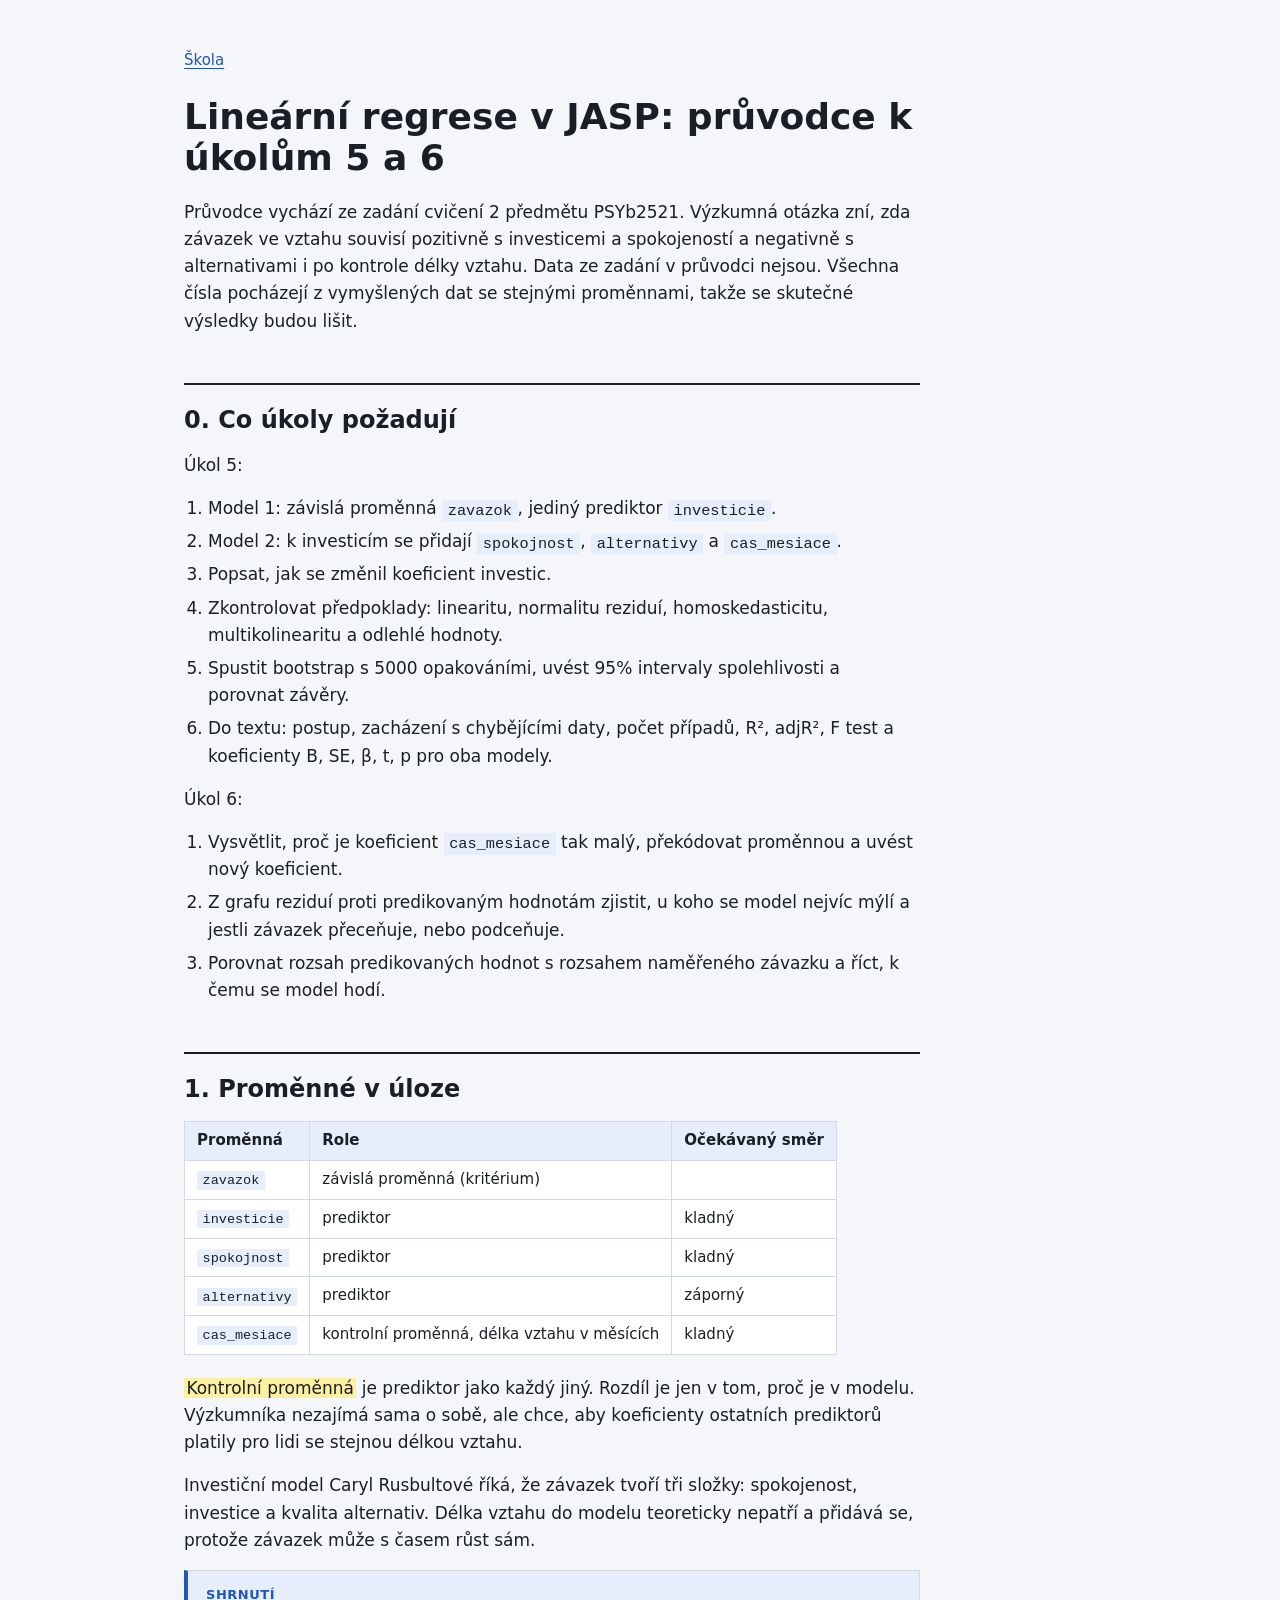
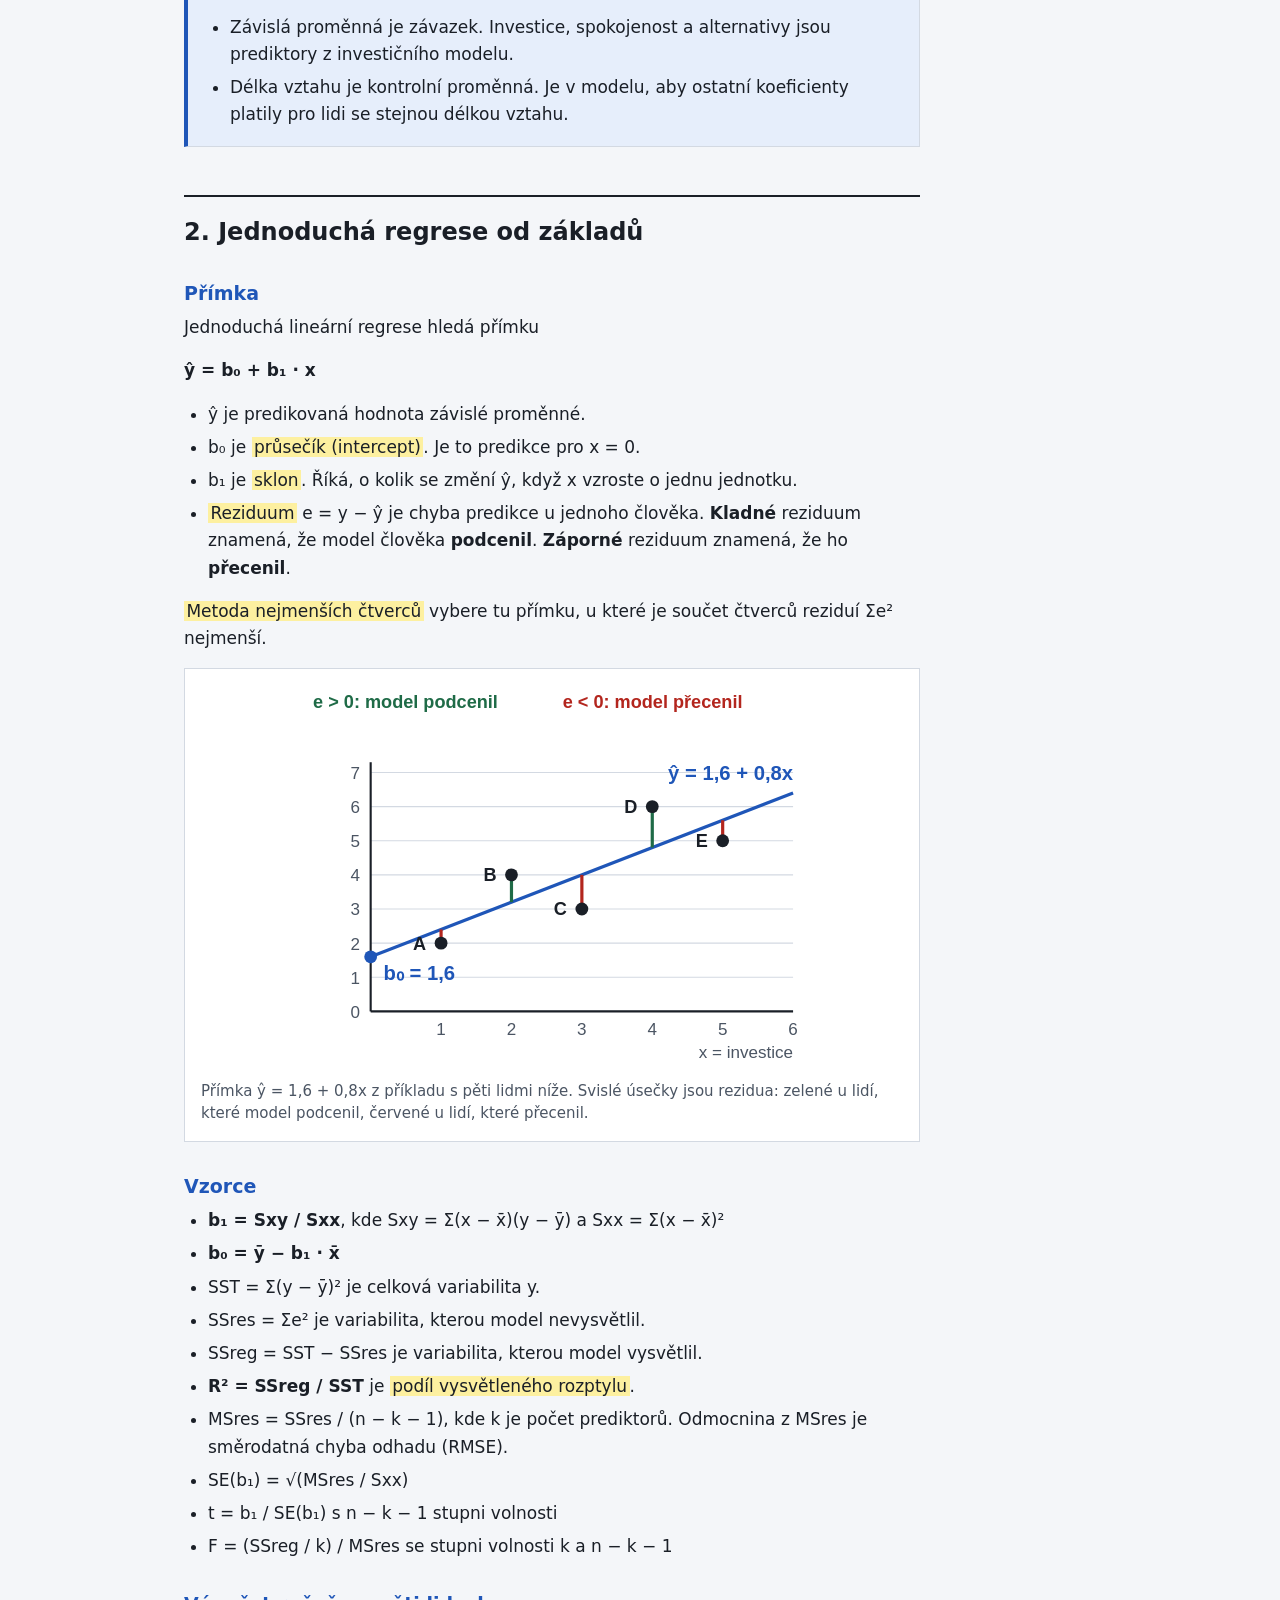
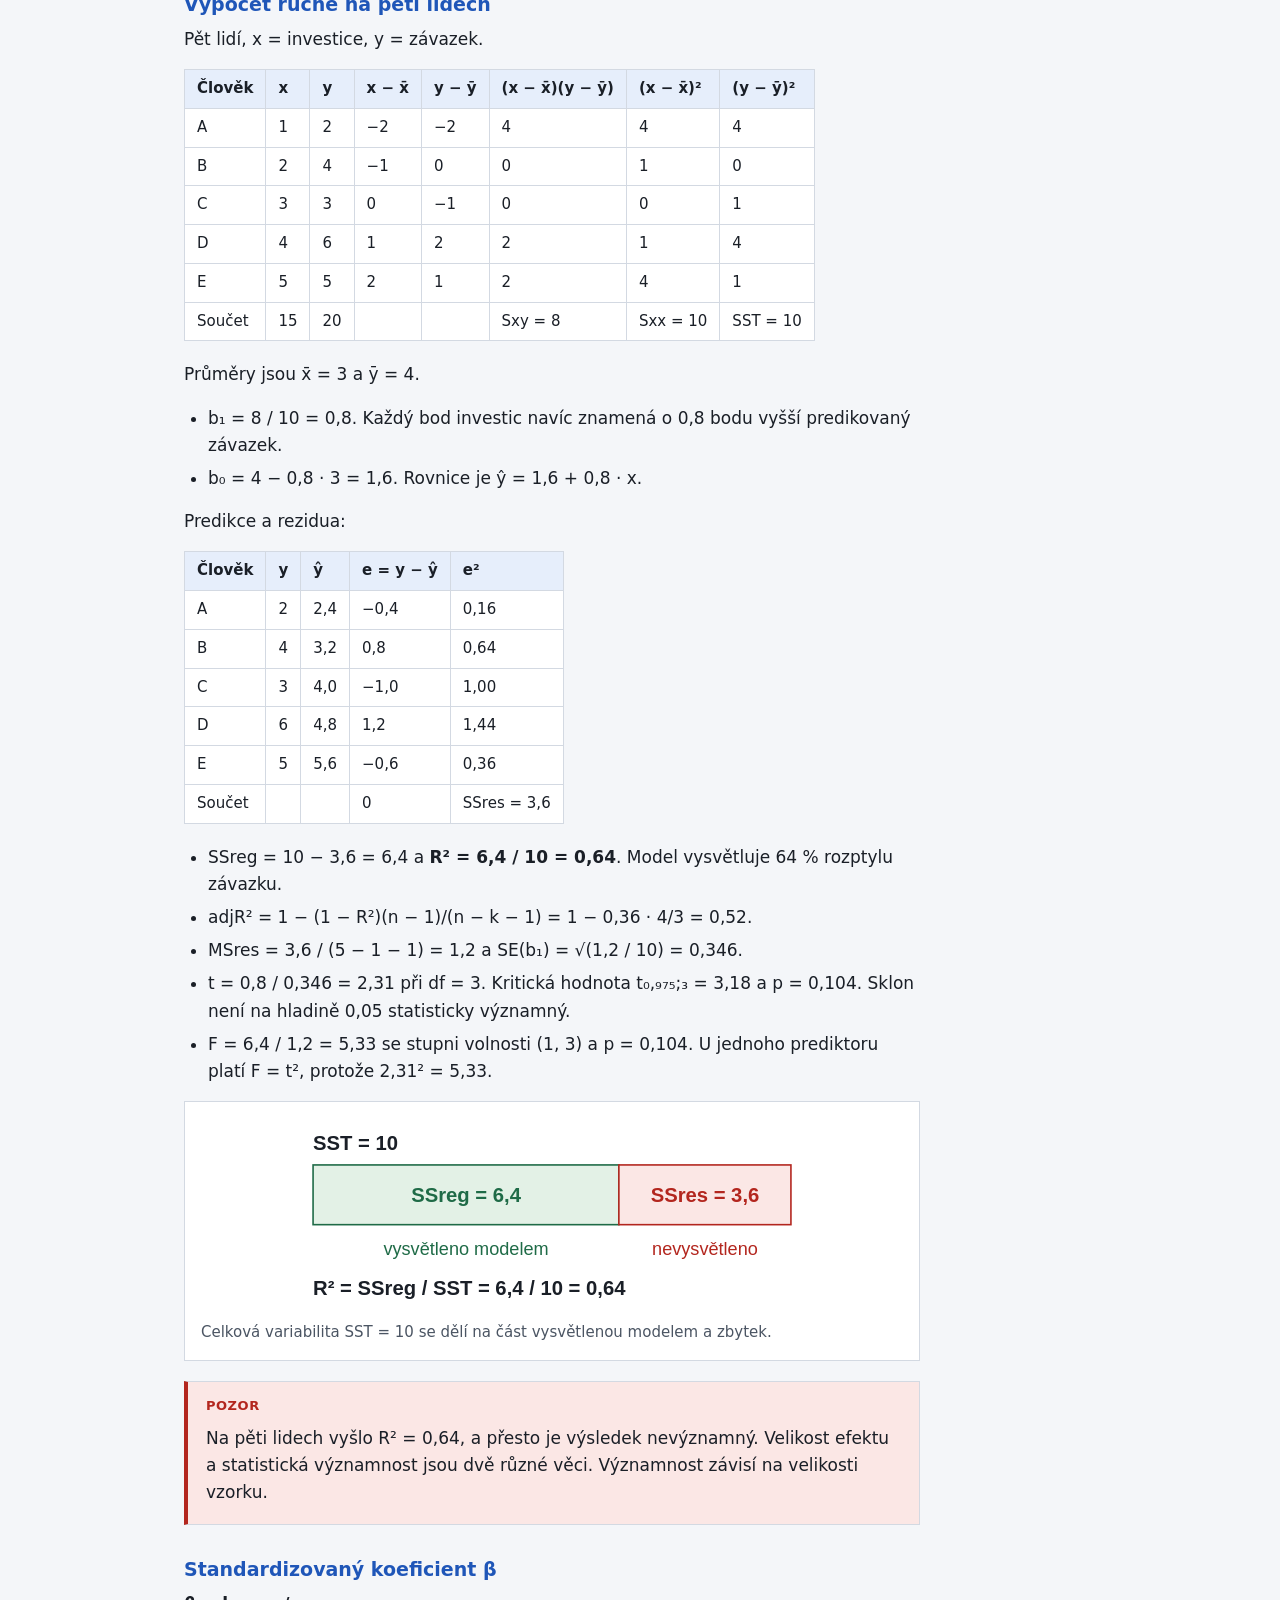
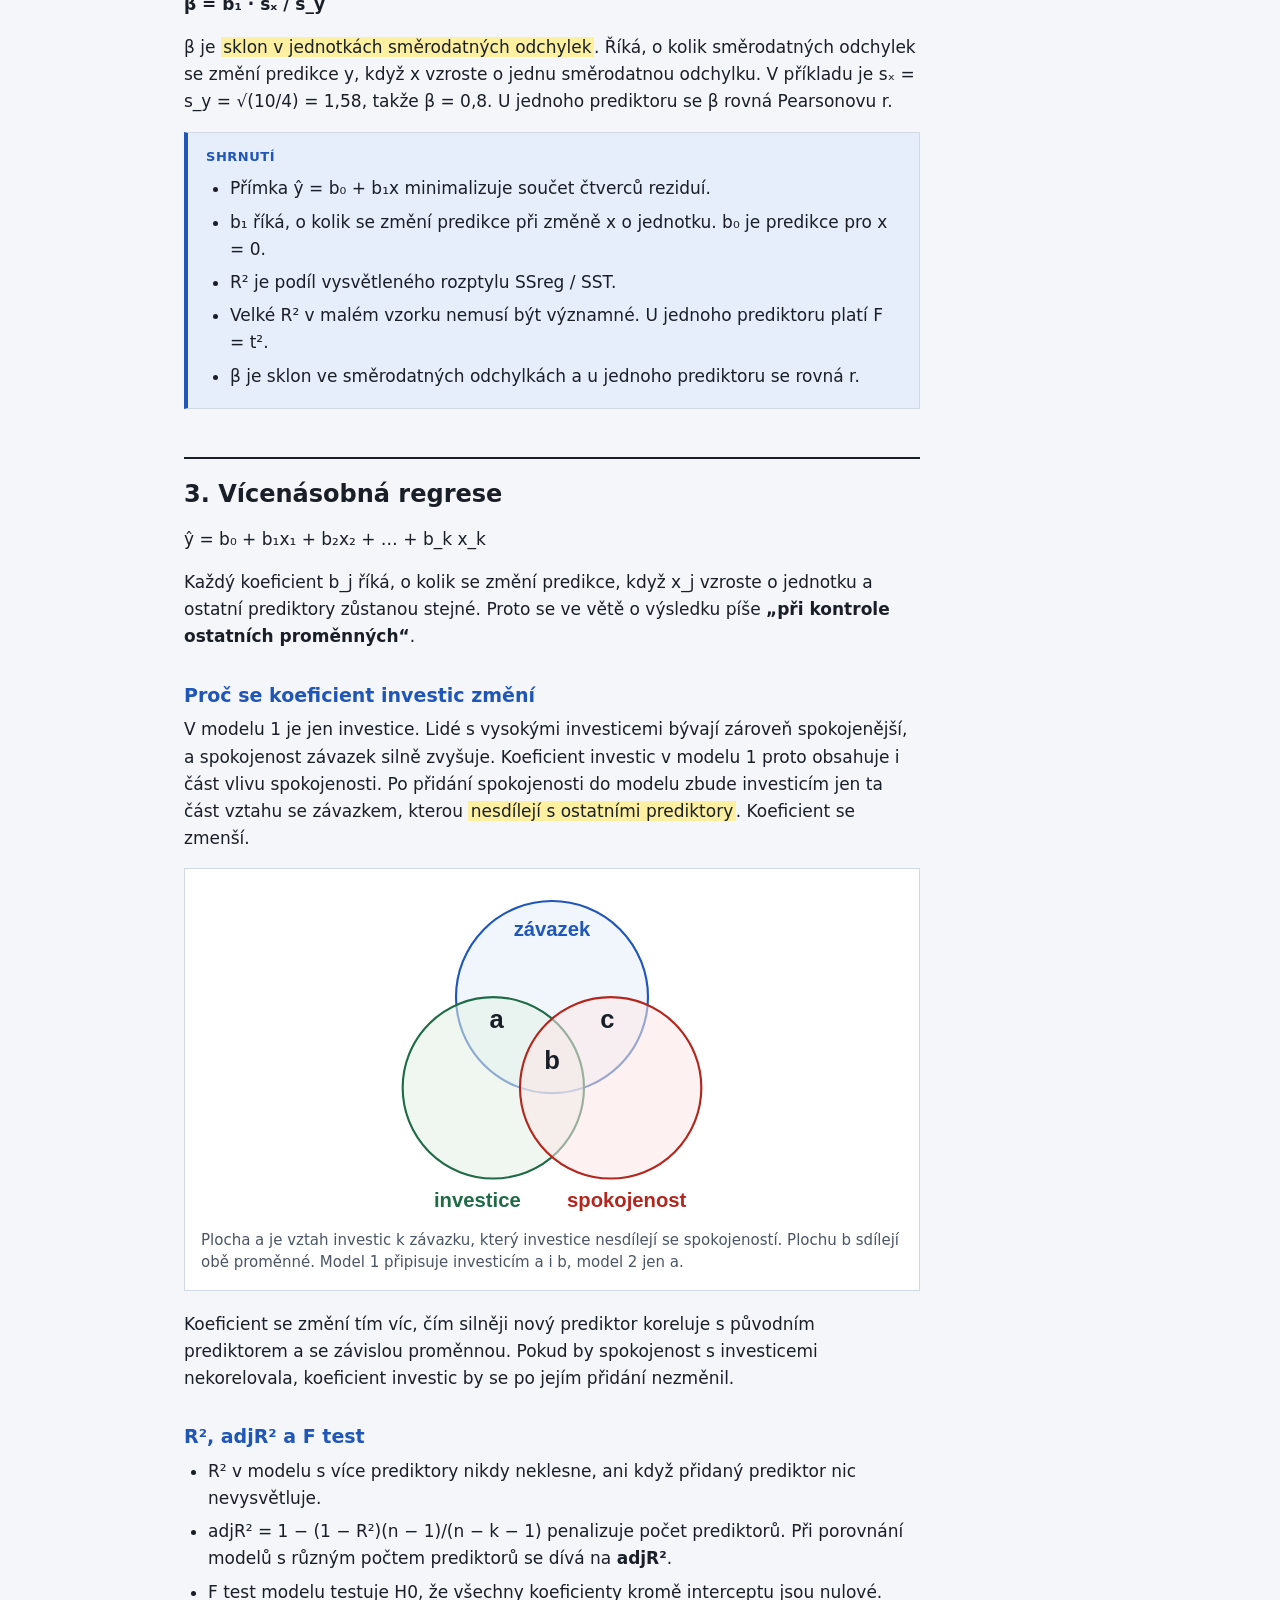
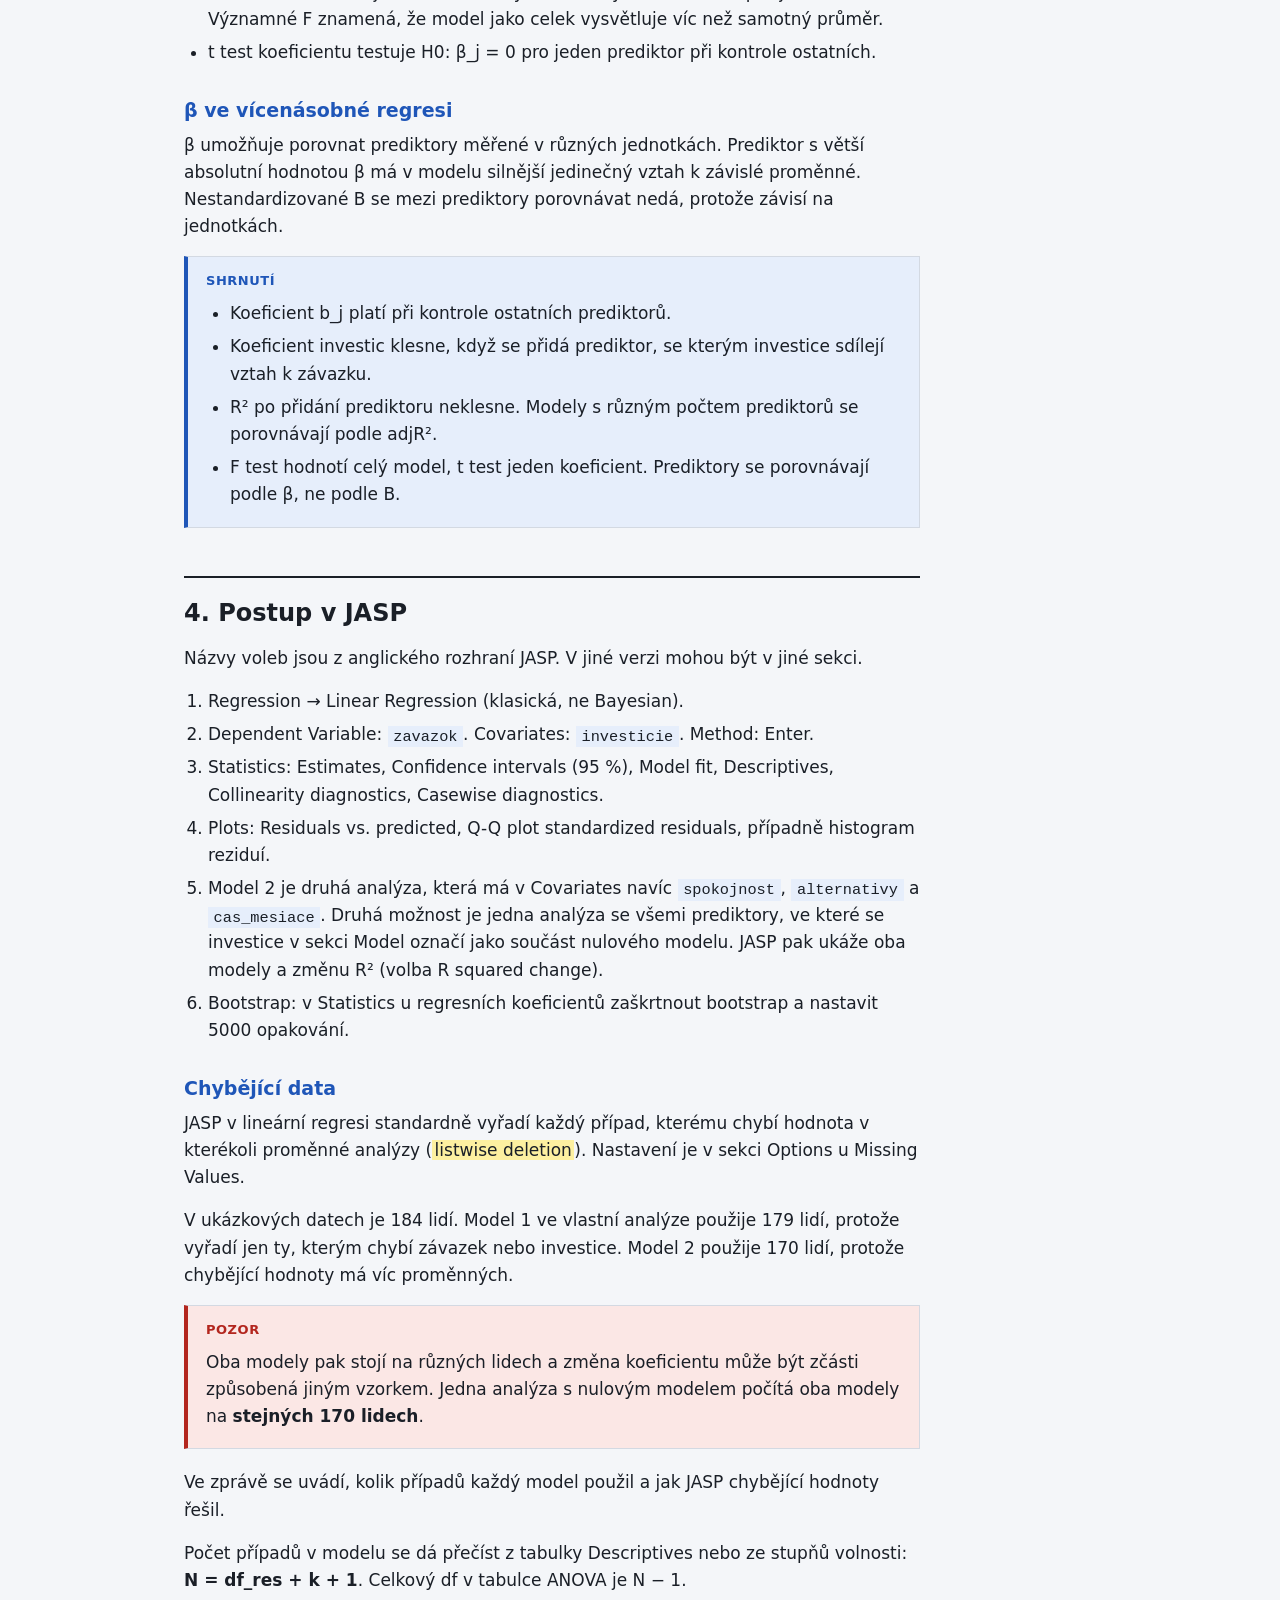
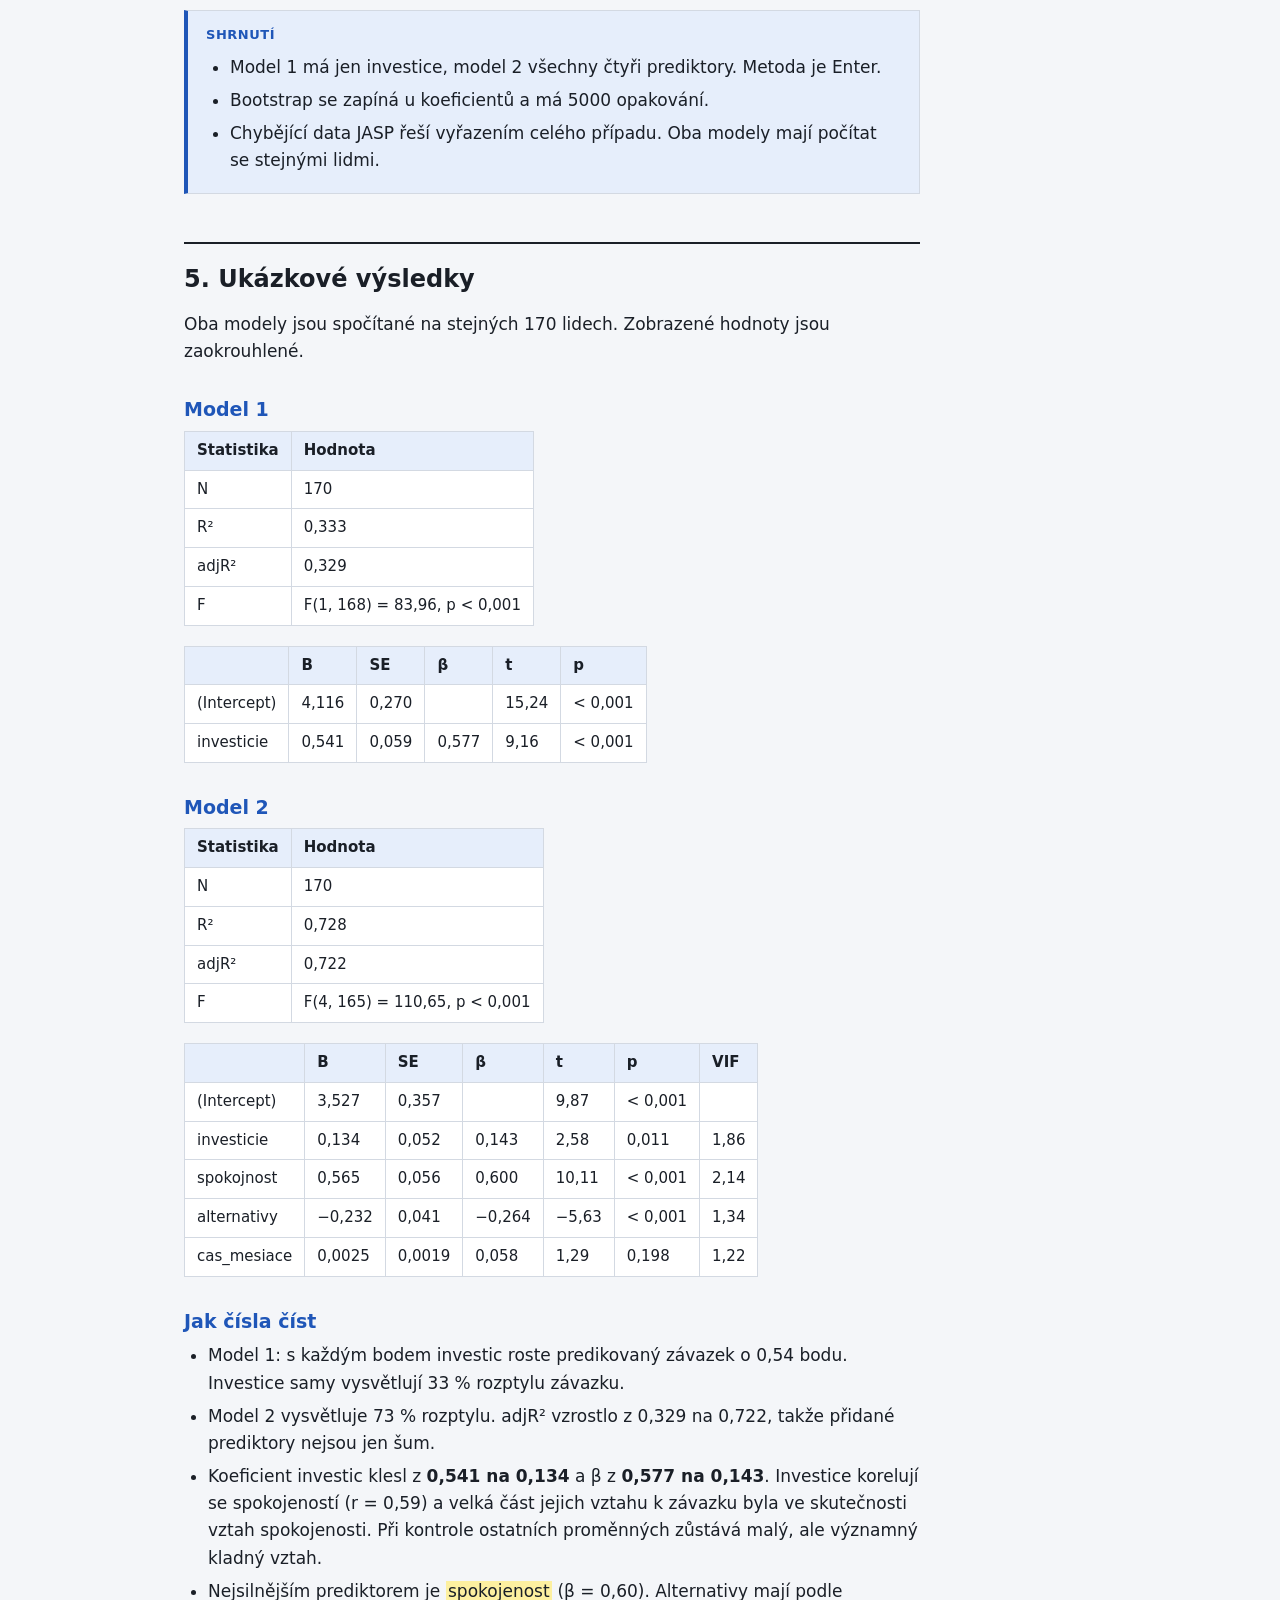
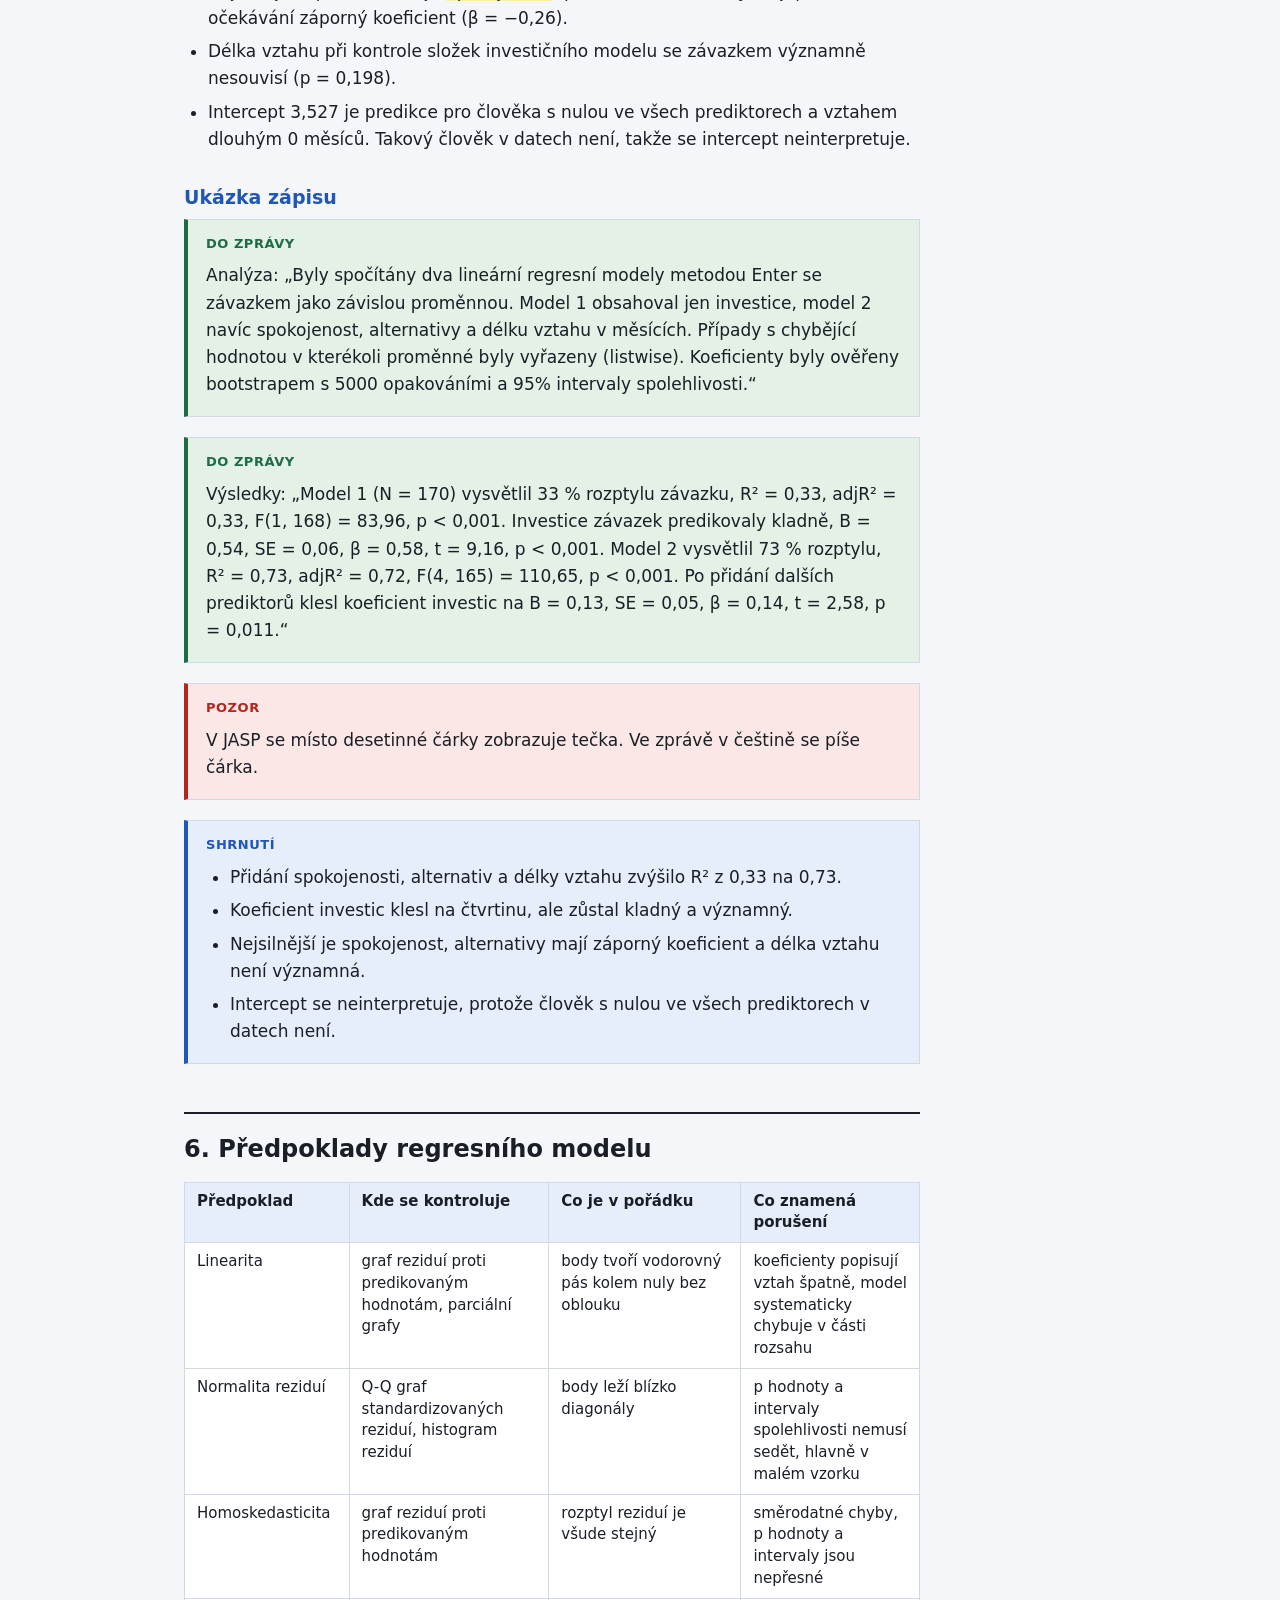
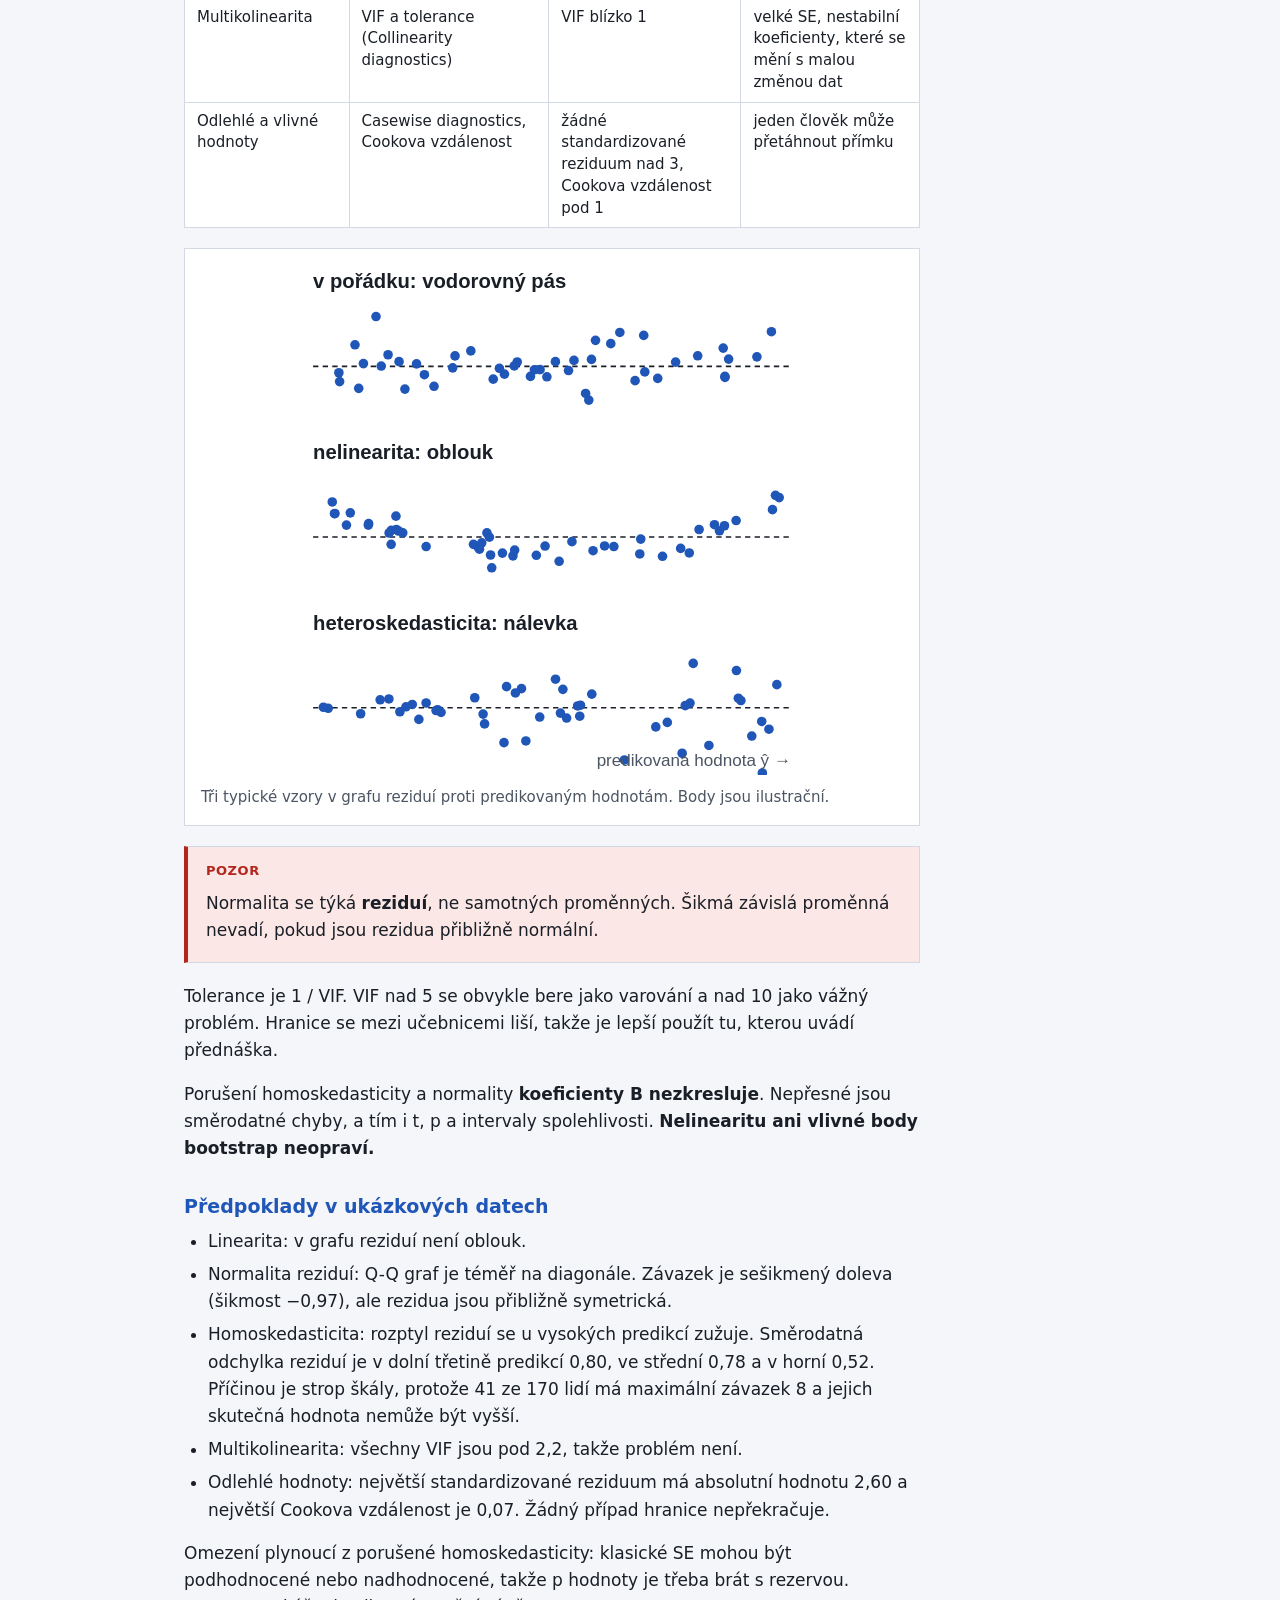
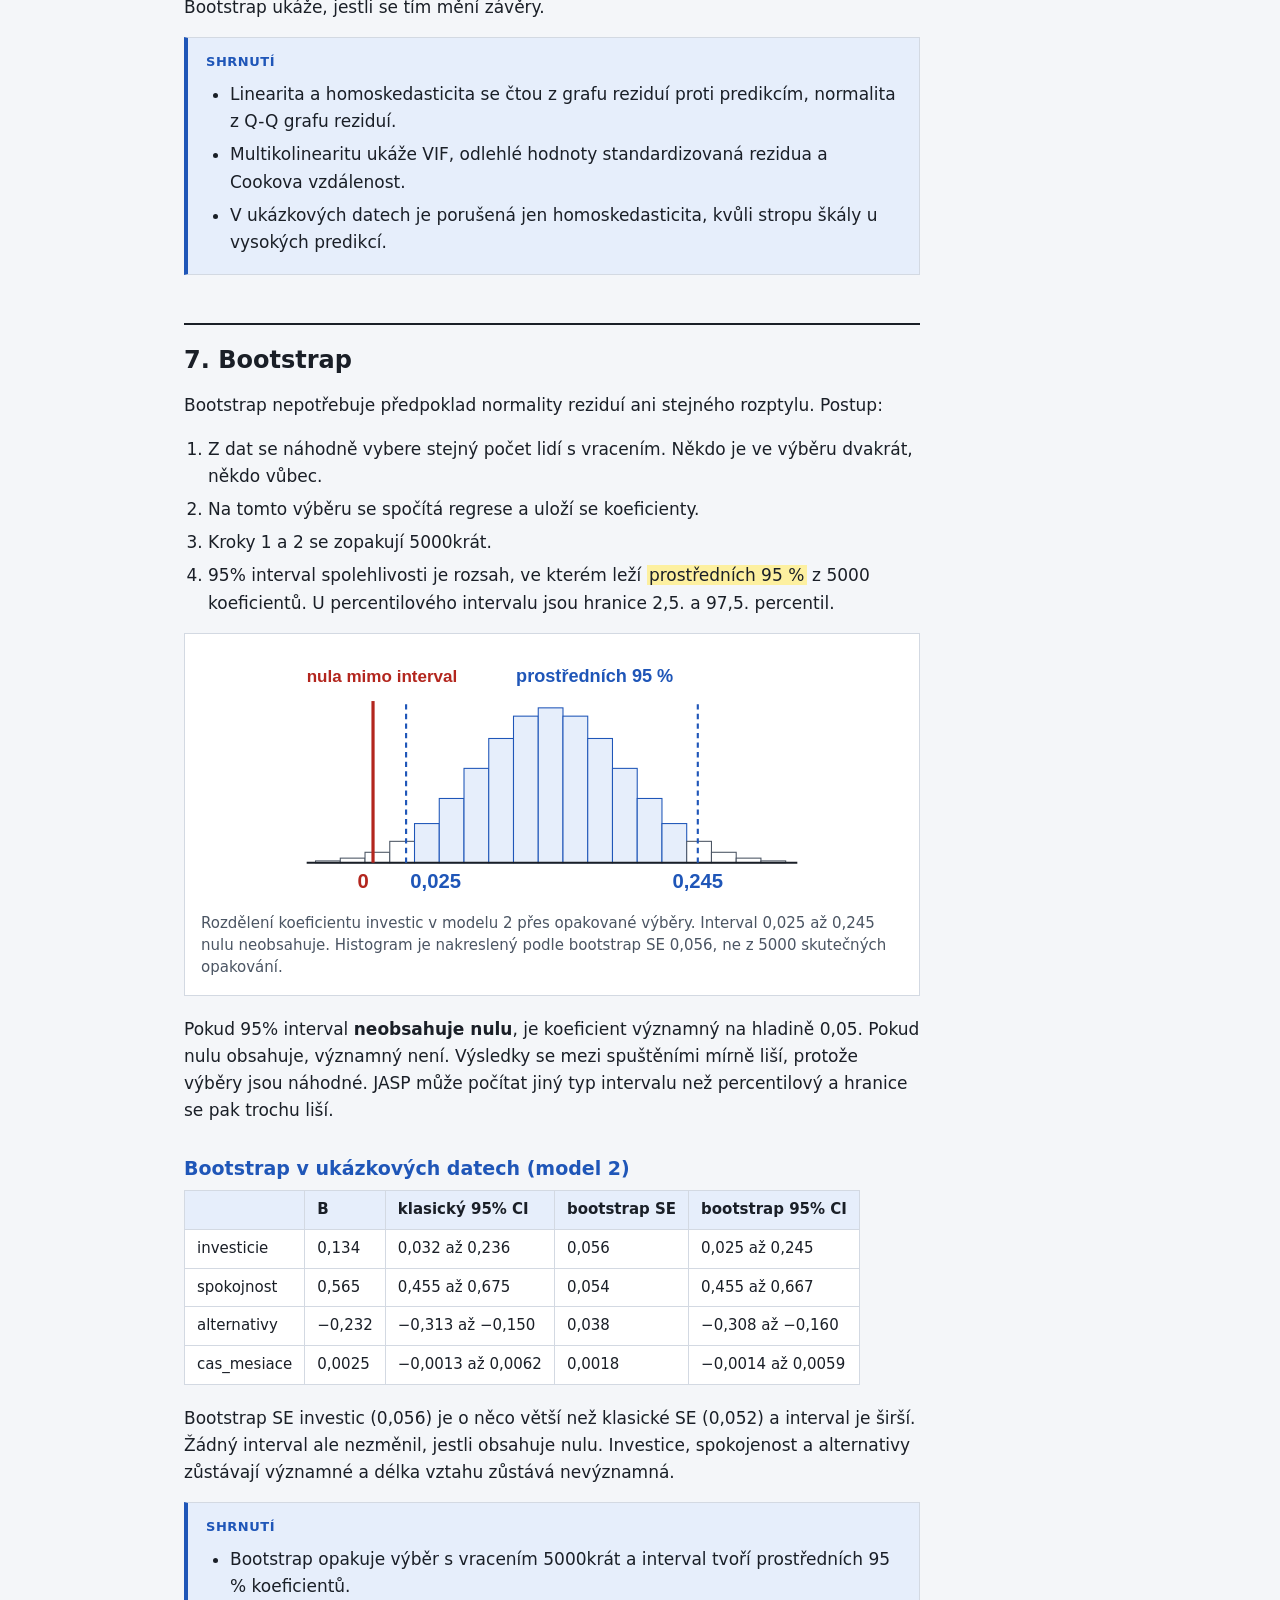
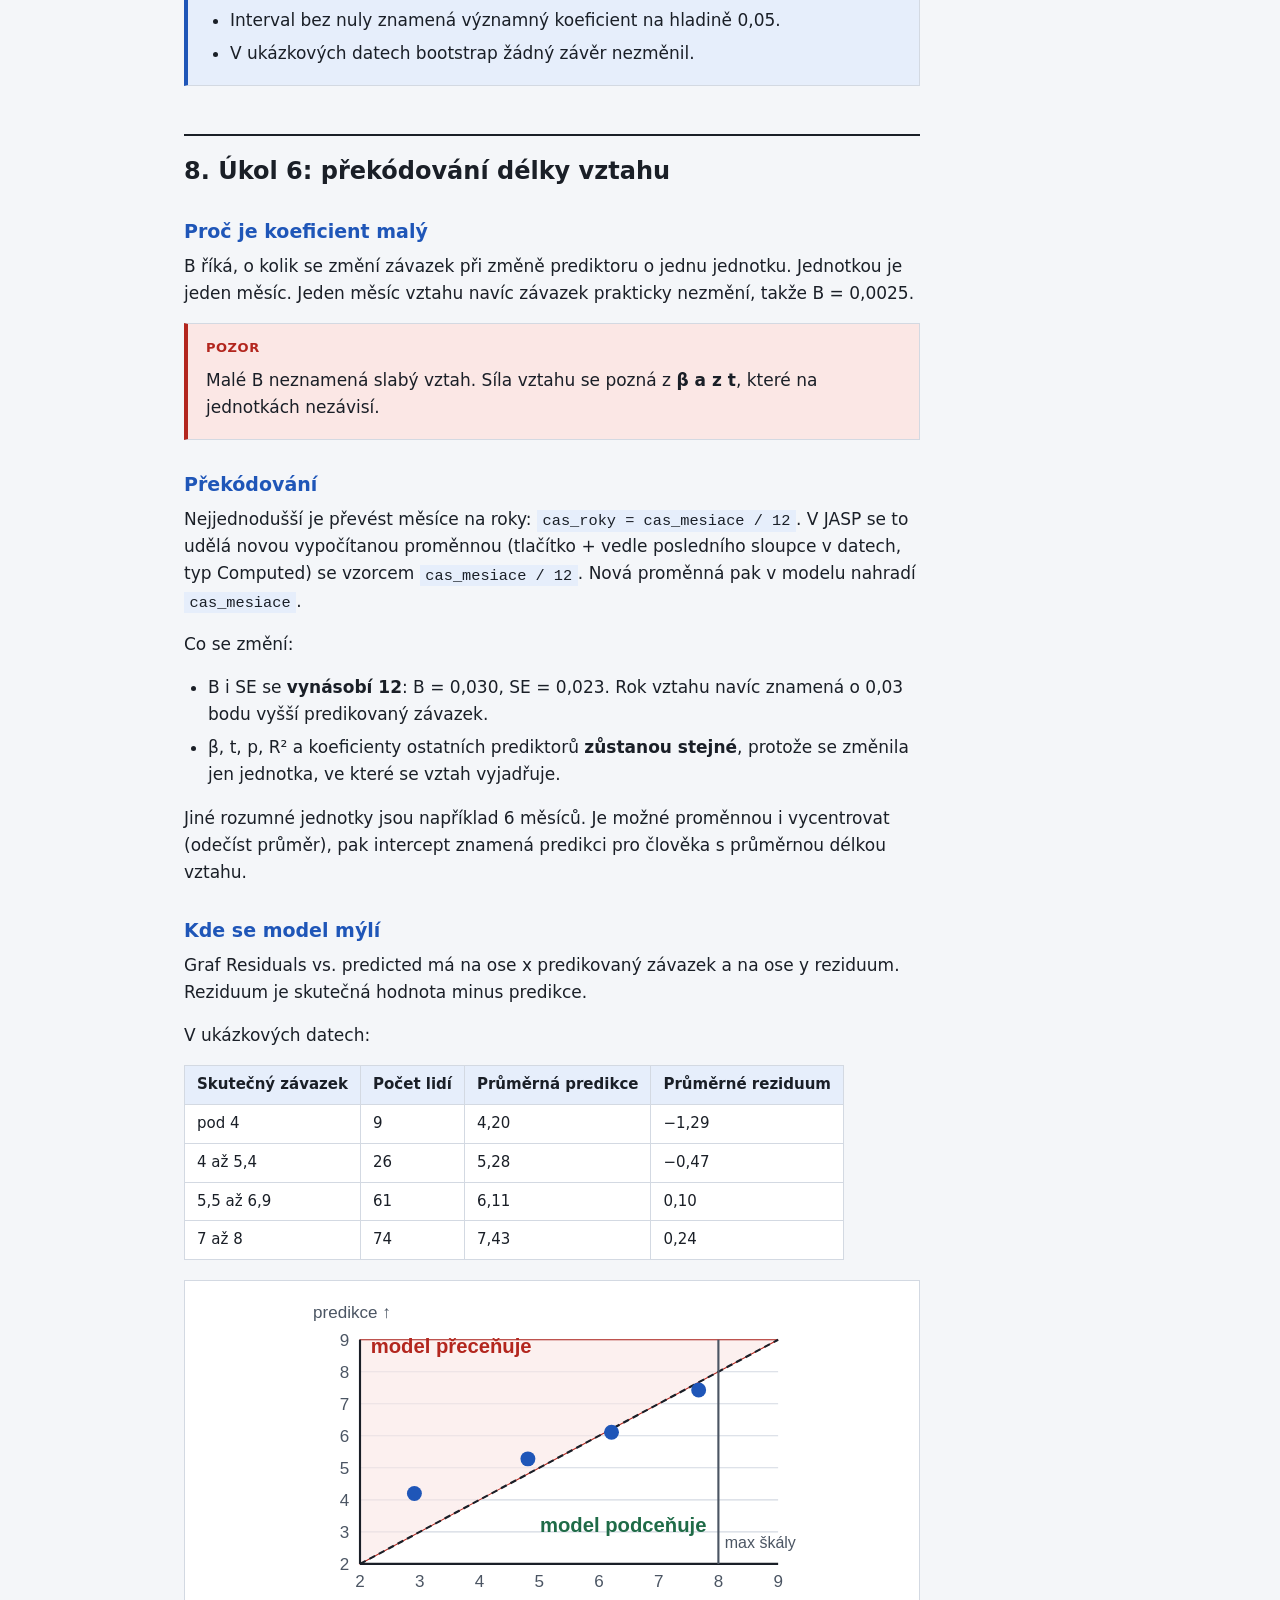
<file: ostatni/linearni-regrese/pruvodce.html>
<!doctype html>
<html lang="cs">
<head>
  <meta charset="utf-8">
  <meta name="viewport" content="width=device-width, initial-scale=1">
  <title>Studijní průvodce – Lineární regrese</title>
  <link rel="stylesheet" href="../../assets/site.css">
</head>
<body>
  <main>
    <p class="crumb"><a href="../../">Škola</a></p>
    <article class="doc" id="doc">Načítá se…</article>
  </main>
  <script src="../../assets/md.js"></script>
  <script>
    fetch("studijni-pruvodce.md")
      .then((r) => r.ok ? r.text() : Promise.reject(r.status))
      .then((text) => { document.getElementById("doc").innerHTML = renderMarkdown(text); })
      .catch(() => { document.getElementById("doc").textContent = "Průvodce se nepodařilo načíst. Stránka se musí otevřít přes server, ne přímo ze souboru."; });
  </script>
</body>
</html>
</file>
<file: assets/site.css>
:root {
  --bg: #f4f6f9;
  --surface: #ffffff;
  --ink: #1a1f27;
  --ink-2: #4b5563;
  --line: #d3d9e2;
  --accent: #1f56b8;
  --accent-soft: #e6eefb;
  --ok: #1f6b47;
  --ok-soft: #e3f1e6;
  --bad: #b3261e;
  --bad-soft: #fbe7e5;
  --mark: #fdf0a0;
  --font: system-ui, -apple-system, "Segoe UI", Roboto, "Helvetica Neue", Arial, sans-serif;
  --mono: ui-monospace, "SF Mono", Menlo, Consolas, monospace;
  color-scheme: light;
}
@media (prefers-color-scheme: dark) {
  :root {
    --bg: #111418;
    --surface: #1a1f26;
    --ink: #e9ecf1;
    --ink-2: #aab2bf;
    --line: #333b47;
    --accent: #8db4ff;
    --accent-soft: #232d3f;
    --ok: #7fd4a5;
    --ok-soft: #1c3328;
    --bad: #ff9a92;
    --bad-soft: #3d2220;
    --mark: #4d4416;
    color-scheme: dark;
  }
}

*, *::before, *::after { box-sizing: border-box; }
body {
  margin: 0;
  background: var(--bg);
  color: var(--ink);
  font: 400 1.0625rem / 1.6 var(--font);
  -webkit-font-smoothing: antialiased;
}
::selection { background: var(--accent); color: var(--bg); }
:focus-visible { outline: 2px solid var(--accent); outline-offset: 3px; }
a { color: var(--accent); text-underline-offset: 3px; }

main { max-width: 60rem; margin: 0 auto; padding: 3rem 1.5rem 4rem; }
@media (max-width: 40em) { main { padding: 1.75rem 1rem 3rem; } }
h1 { margin: 0 0 2rem; font-size: clamp(2rem, 6vw, 2.75rem); line-height: 1.15; font-weight: 700; }
.crumb { margin: 0 0 1.5rem; font-size: 0.9375rem; }

/* Folders on the index page. */
.folder { margin: 0 0 1rem; }
.folder > summary {
  display: flex;
  align-items: center;
  gap: 0.75rem;
  padding: 0.5rem 0;
  cursor: pointer;
  list-style: none;
  font-weight: 700;
}
.folder > summary::-webkit-details-marker { display: none; }
.folder > summary::before {
  content: "";
  flex: none;
  width: 0.55rem;
  height: 0.55rem;
  border-right: 2px solid var(--ink-2);
  border-bottom: 2px solid var(--ink-2);
  transform: rotate(-45deg);
  transition: transform 0.15s;
}
.folder[open] > summary::before { transform: rotate(45deg); }
.folder > summary:hover { color: var(--accent); }
.folder-subject > summary { font-size: 1.5rem; border-bottom: 2px solid var(--ink); }
.folder-topic { margin: 0.75rem 0 0 0.75rem; padding-left: 1.25rem; border-left: 2px solid var(--line); }
.folder-topic > summary { font-size: 1.1875rem; }

.grid { display: grid; grid-template-columns: repeat(auto-fill, minmax(min(100%, 17rem), 1fr)); gap: 1rem; margin: 0.5rem 0 1rem; padding: 0; list-style: none; }
.card {
  display: flex;
  flex-direction: column;
  gap: 0.375rem;
  height: 100%;
  padding: 1rem 1.25rem;
  background: var(--surface);
  border: 1px solid var(--line);
  border-left: 4px solid var(--accent);
  color: var(--ink);
  text-decoration: none;
  transition: border-color 0.15s, background 0.15s;
}
.card:hover { border-color: var(--accent); background: var(--accent-soft); }
.card .type { align-self: flex-start; padding: 0 0.5rem; background: var(--accent-soft); color: var(--accent); font-size: 0.8125rem; font-weight: 700; letter-spacing: 0.04em; text-transform: uppercase; }
.card:hover .type { background: var(--surface); }
.card strong { font-size: 1.125rem; line-height: 1.3; }
.card .d { color: var(--ink-2); font-size: 0.9375rem; line-height: 1.5; }

/* Text of a study guide rendered from Markdown by md.js. */
.doc { max-width: 46rem; }
.doc h1 { margin: 0 0 1.25rem; font-size: clamp(1.75rem, 5vw, 2.25rem); }
.doc h2 { margin: 3rem 0 1rem; padding-top: 1.25rem; border-top: 2px solid var(--ink); font-size: 1.5rem; line-height: 1.3; }
.doc h3 { margin: 2rem 0 0.5rem; font-size: 1.1875rem; line-height: 1.35; color: var(--accent); }
.doc h4 { margin: 1.5rem 0 0.5rem; font-size: 1.0625rem; }
.doc p, .doc ul, .doc ol { margin: 0 0 1rem; }
.doc ul, .doc ol { padding-left: 1.5rem; }
.doc li { margin-bottom: 0.375rem; }
.doc code { padding: 0.1rem 0.35rem; background: var(--accent-soft); font: 0.9em var(--mono); }
.doc pre { margin: 0 0 1.25rem; padding: 0.75rem 1rem; overflow-x: auto; background: var(--surface); border: 1px solid var(--line); font: 0.875rem / 1.55 var(--mono); }
.doc pre code { padding: 0; background: none; font: inherit; }
.doc .scroll { margin: 0 0 1.25rem; overflow-x: auto; }
/* Hand calculations from ```matice blocks. A matrix sits between square brackets drawn with
   borders, and its rows share one row height with the row operations beside it. */
.doc .calc { --row: 1.6rem; margin: 0 0 1.25rem; padding: 0.875rem 1rem; overflow-x: auto; background: var(--surface); border: 1px solid var(--line); }
.doc .chain { display: flex; flex-wrap: wrap; align-items: center; gap: 0.75rem 0.5rem; }
.doc .unit { display: inline-flex; flex-wrap: wrap; align-items: center; gap: 0.5rem; }
.doc .mg { display: inline-flex; align-items: center; gap: 0.5rem; }
.doc .mat { position: relative; display: inline-grid; grid-template-columns: repeat(var(--n), auto); padding: 0.2rem 0.3em; justify-items: stretch; text-align: center; line-height: var(--row); font-variant-numeric: tabular-nums; }
.doc .mat::before, .doc .mat::after { content: ""; position: absolute; top: 0; bottom: 0; width: 0.32em; border-block: 1.5px solid var(--ink); }
.doc .mat::before { left: 0; border-left: 1.5px solid var(--ink); }
.doc .mat::after { right: 0; border-right: 1.5px solid var(--ink); }
.doc .mat span { padding: 0 0.35em; }
.doc .mat .z { color: var(--ink-2); }
.doc .mat .new { background: var(--mark); }
.doc .mat .pv { outline: 1.5px solid var(--accent); outline-offset: -1px; }
.doc .ops { display: inline-grid; padding: 0.2rem 0; line-height: var(--row); font-size: 0.8125rem; color: var(--ink-2); white-space: nowrap; }
.doc .arrow { display: inline-flex; flex-direction: column; align-items: center; color: var(--ink-2); font-size: 0.8125rem; line-height: 1.1; }
.doc .arrow b { color: var(--ink); font-size: 1.25rem; font-weight: 400; }
.doc .calc .steps { margin: 0.75rem 0 0; padding: 0; list-style: none; font-size: 0.9375rem; }
.doc table { border-collapse: collapse; background: var(--surface); font-size: 0.9375rem; line-height: 1.45; }
.doc th, .doc td { padding: 0.5rem 0.75rem; border: 1px solid var(--line); text-align: left; vertical-align: top; }
.doc th { background: var(--accent-soft); }
.doc mark { padding: 0 0.15rem; background: var(--mark); color: inherit; }
.doc figure { margin: 0 0 1.25rem; padding: 1rem; background: var(--surface); border: 1px solid var(--line); }
.doc figure img { display: block; width: 100%; max-width: 32rem; height: auto; margin: 0 auto; }
.doc figcaption { margin-top: 0.75rem; color: var(--ink-2); font-size: 0.9375rem; line-height: 1.45; }
.doc .box { margin: 0 0 1.25rem; padding: 0.875rem 1.125rem 0.125rem; background: var(--surface); border: 1px solid var(--line); border-left: 4px solid var(--ink-2); }
.doc .box-title { margin: 0 0 0.5rem; font-size: 0.8125rem; font-weight: 700; letter-spacing: 0.04em; text-transform: uppercase; }
.doc .box-sum { background: var(--accent-soft); border-left-color: var(--accent); }
.doc .box-sum .box-title { color: var(--accent); }
.doc .box-warn { background: var(--bad-soft); border-left-color: var(--bad); }
.doc .box-warn .box-title { color: var(--bad); }
.doc .box-exam { background: var(--ok-soft); border-left-color: var(--ok); }
.doc .box-exam .box-title { color: var(--ok); }
.doc .box table { font-size: 0.875rem; }
.doc .box th, .doc .box td { padding: 0.375rem 0.5rem; }
</file>
